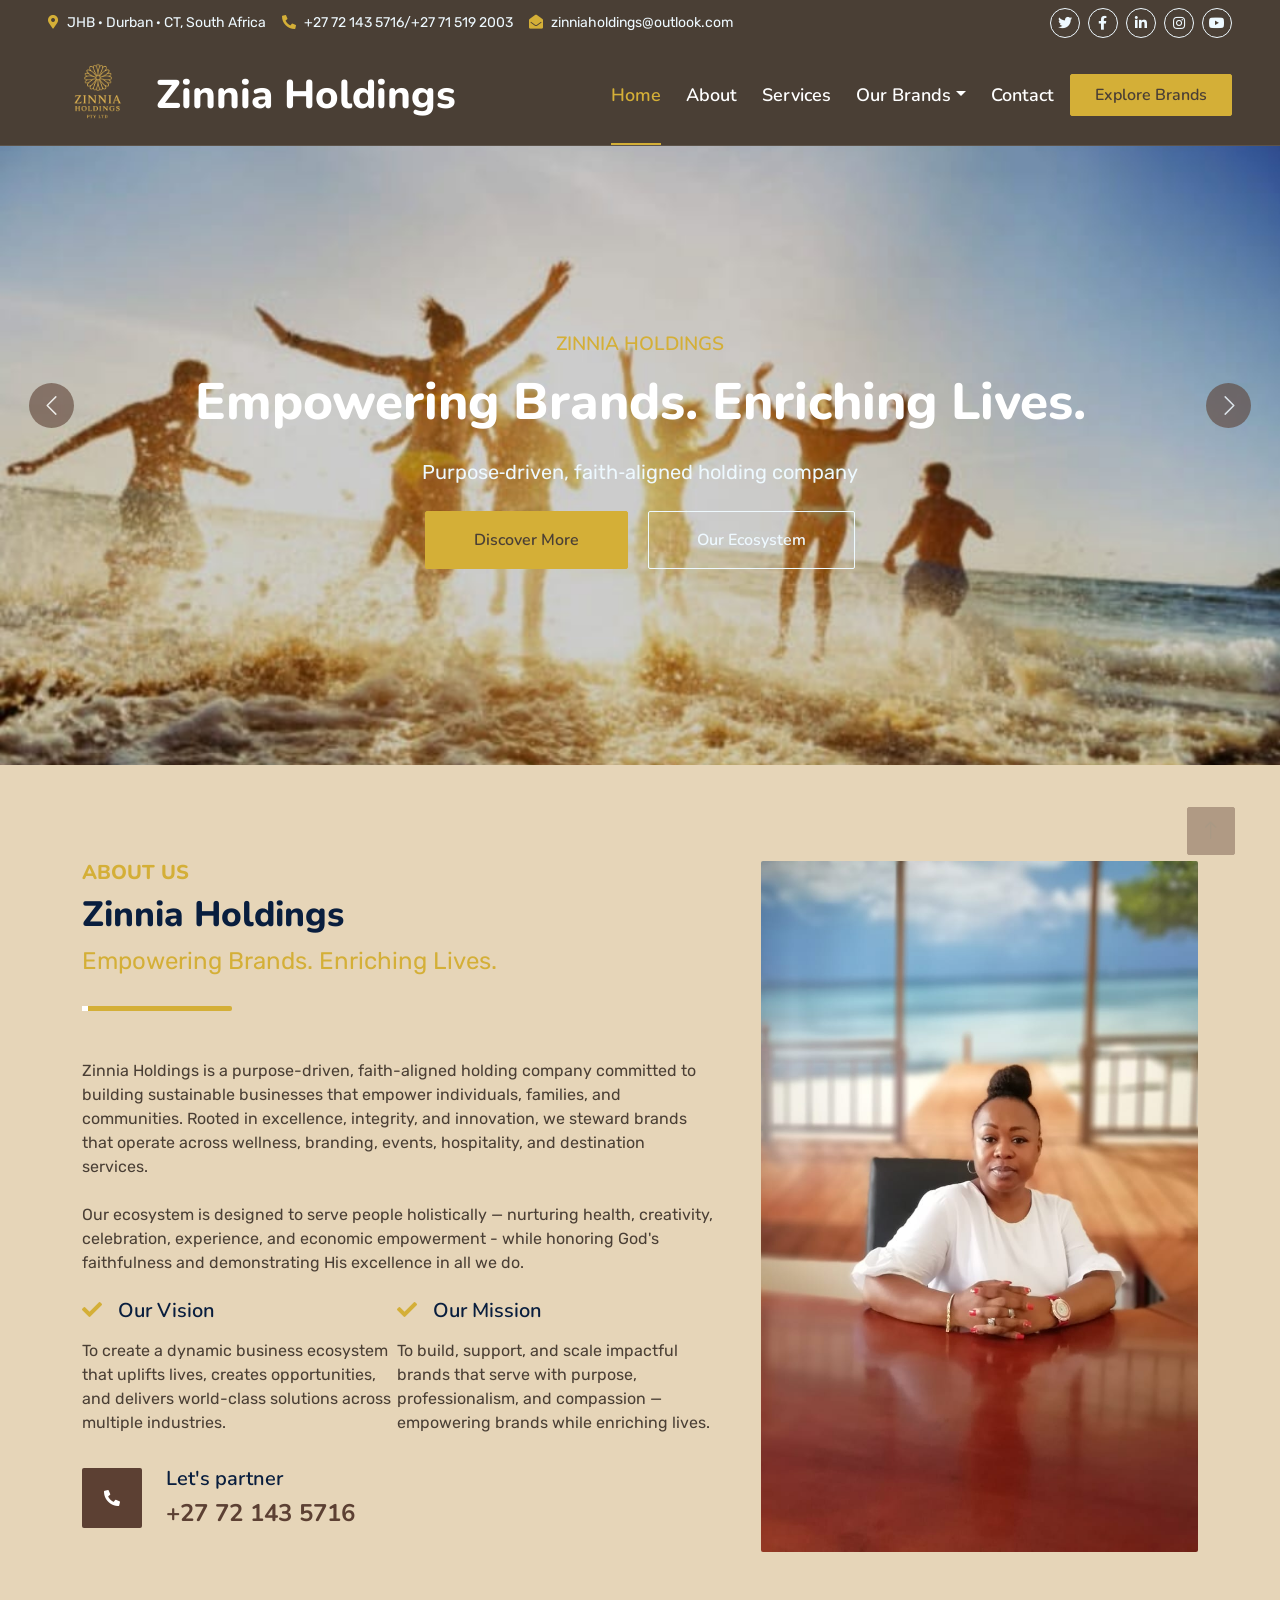
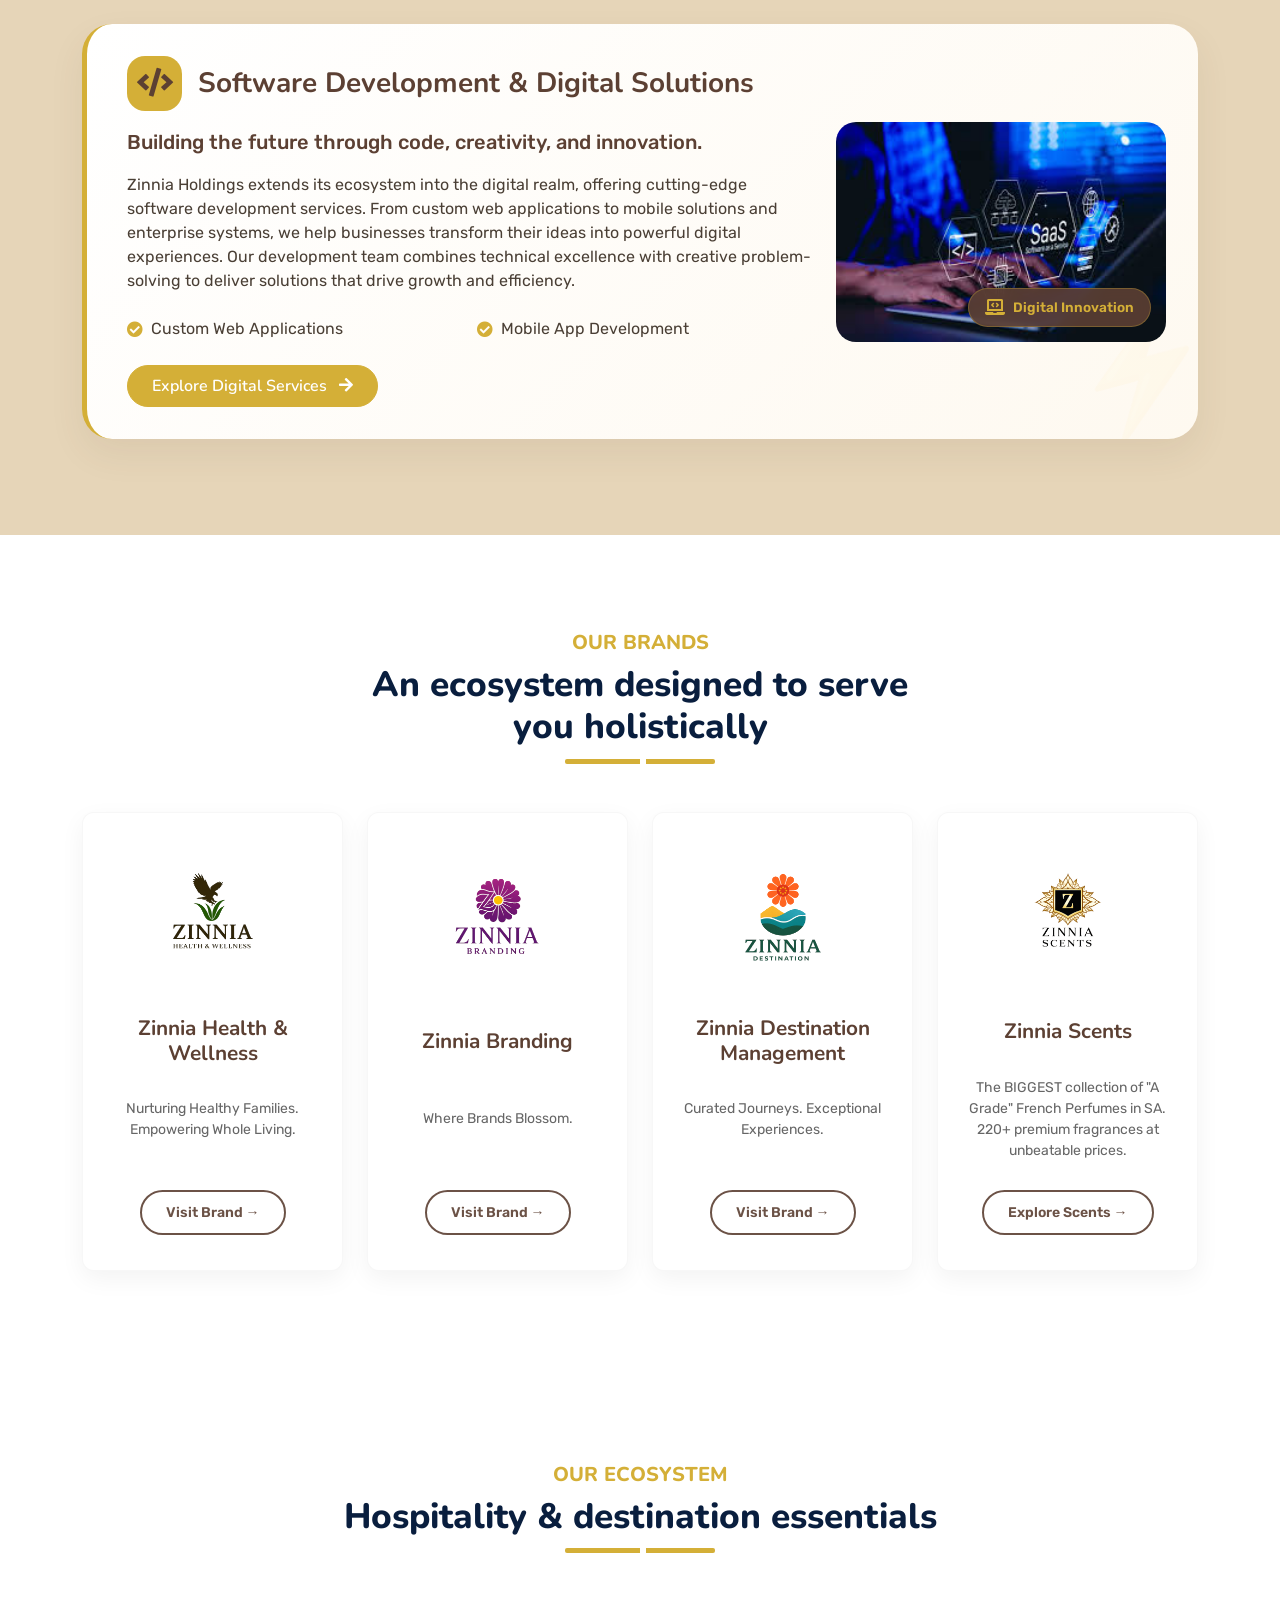
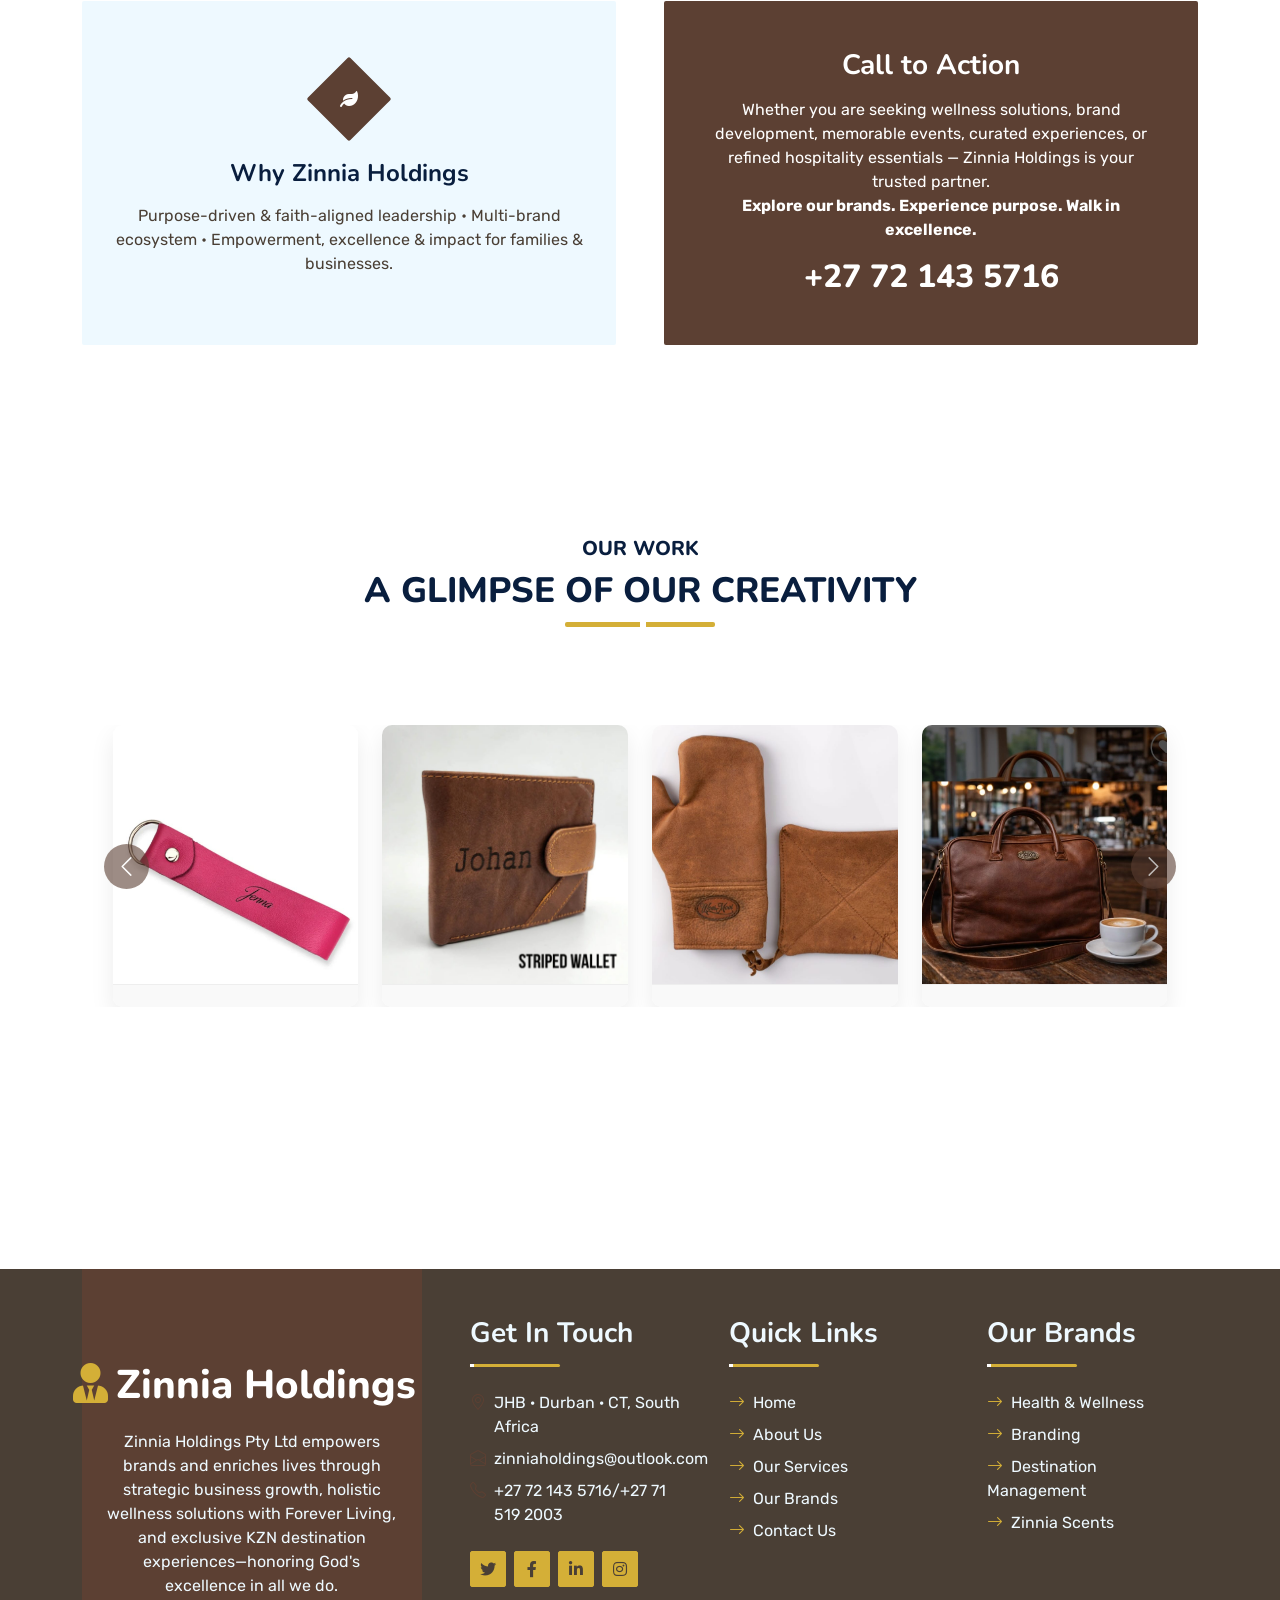
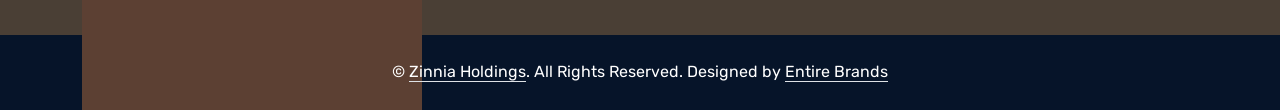
<file: index.html>
<!DOCTYPE html>
<html lang="en">

<head>
    <meta charset="utf-8">
    <title>Zinnia Holdings – Empowering Brands. Enriching Lives.</title>
    <meta content="width=device-width, initial-scale=1.0" name="viewport">
    <meta content="Zinnia Holdings, wellness, branding, events, destination management" name="keywords">
    <meta content="Zinnia Holdings – purpose-driven, faith-aligned holding company nurturing wellness, branding, events, hospitality and destination services." name="description">

    <!-- Favicon (kept as placeholder) -->
    <link href="img/favicon.ico" rel="icon">

    <!-- Google Web Fonts -->
    <link rel="preconnect" href="https://fonts.googleapis.com">
    <link rel="preconnect" href="https://fonts.gstatic.com" crossorigin>
    <link href="https://fonts.googleapis.com/css2?family=Nunito:wght@400;600;700;800&family=Rubik:wght@400;500;600;700&display=swap" rel="stylesheet">

    <!-- Icon Font Stylesheet -->
    <link href="https://cdnjs.cloudflare.com/ajax/libs/font-awesome/5.10.0/css/all.min.css" rel="stylesheet">
    <link href="https://cdn.jsdelivr.net/npm/bootstrap-icons@1.4.1/font/bootstrap-icons.css" rel="stylesheet">

    <!-- Libraries Stylesheet -->
    <link href="lib/owlcarousel/assets/owl.carousel.min.css" rel="stylesheet">
    <link href="lib/animate/animate.min.css" rel="stylesheet">

    <!-- Customized Bootstrap Stylesheet -->
    <link href="css/bootstrap.min.css" rel="stylesheet">

    <!-- Template Stylesheet -->
    <link href="css/style.css" rel="stylesheet">
    <style>
        /* ===== EXACT COLORS FROM CLIENT'S IMAGE COLOR PALETTE ===== */
        /* Dark Brown (#5C4033) and Gold/Amber (#D4AF37) - NO BLUE ANYWHERE */
        :root {
            --primary: #5C4033;  /* Dark Brown */
            --secondary: #D4AF37; /* Gold/Amber accent */
        }
        
        /* Override Bootstrap colors - no blue anywhere */
        .bg-primary {
            background-color: var(--primary) !important;
        }
        
        .btn-primary {
            background-color: var(--primary);
            border-color: var(--primary);
            color: #fff;
        }
        
        .btn-primary:hover {
            background-color: var(--secondary) !important;
            border-color: var(--secondary) !important;
            color: #fff !important;
        }
        
        .btn-outline-primary {
            border-color: var(--primary);
            color: var(--primary);
        }
        
        .btn-outline-primary:hover {
            background-color: var(--primary) !important;
            border-color: var(--primary) !important;
            color: #fff !important;
        }
        
        .text-primary {
            color: var(--primary) !important;
        }
        
        .border-primary {
            border-color: var(--primary) !important;
        }
        
        /* Navbar and indicators */
        .navbar-dark .navbar-nav .nav-link:hover,
        .navbar-dark .navbar-nav .nav-link.active {
            color: var(--secondary) !important;
        }
        
        .navbar-dark .navbar-nav .nav-link::before {
            background: var(--secondary) !important;
        }
        
        .navbar-dark .navbar-toggler {
            color: var(--secondary) !important;
            border-color: var(--secondary) !important;
        }
        
        .sticky-top.navbar-dark {
            background: var(--primary) !important;
        }
        
        .sticky-top.navbar-dark .navbar-nav .nav-link {
            color: #FFFFFF !important;
        }
        
        .sticky-top.navbar-dark .navbar-nav .nav-link:hover,
        .sticky-top.navbar-dark .navbar-nav .nav-link.active {
            color: var(--secondary) !important;
        }
        
        .sticky-top.navbar-dark .navbar-brand h1 {
            color: #FFFFFF !important;
        }
        
        .sticky-top.navbar-dark .navbar-brand h1 i {
            color: var(--secondary) !important;
        }
        
        .dropdown-menu {
            border-top: 3px solid var(--secondary) !important;
        }
        
        .dropdown-item:hover {
            background-color: #f8f5f0;
            color: var(--primary);
        }
        
               /* ===== CAROUSEL FIX - IMAGES FILL ALL SPACE WITHOUT CROPPING ===== */
        
        /* 1. Set fixed aspect ratio container - carousel won't change page height */
        #header-carousel {
            position: relative;
            width: 100%;
            /* Set a fixed aspect ratio - images will fit within this */
            aspect-ratio: 16 / 9; /* 16:9 ratio */
            overflow: hidden;
        }
        
        /* 2. Carousel inner takes full height of container */
        #header-carousel .carousel-inner {
            height: 100%;
            position: relative;
        }
        
        /* 3. Each carousel item fills container without pushing layout */
        #header-carousel .carousel-item {
            height: 100%;
            position: relative;
        }
        
        /* 4. Images FILL the entire space - uses cover to fill all area */
        #header-carousel .carousel-item img {
            width: 100%;
            height: 100%;
            object-fit: cover; /* Fills entire space, crops only if necessary */
            object-position: center center; /* Centers the image focus */
            display: block;
        }
        
        /* 5. Carousel controls - NO hover background on buttons, only on arrows */
        .carousel-control-prev,
        .carousel-control-next {
            background: transparent !important;
            width: 8%;
            opacity: 0.7;
            transition: opacity 0.2s ease;
            z-index: 15;
        }
        
        /* Remove ANY hover background from the button area */
        .carousel-control-prev:hover,
        .carousel-control-next:hover,
        .carousel-control-prev:focus,
        .carousel-control-next:focus,
        .carousel-control-prev:active,
        .carousel-control-next:active {
            background: transparent !important;
            opacity: 1;
        }
        
        /* Arrow icons styling - only these get hover effect */
        .carousel-control-prev-icon,
        .carousel-control-next-icon {
            background-color: rgba(92,64,51,0.85);
            border-radius: 50%;
            width: 45px;
            height: 45px;
            background-size: 50% 50%;
            transition: all 0.25s ease;
        }
        
        /* Hover ONLY on the arrow icon itself */
        .carousel-control-prev:hover .carousel-control-prev-icon,
        .carousel-control-next:hover .carousel-control-next-icon {
            background-color: var(--secondary) !important;
            transform: scale(1.1);
        }
        
        /* 6. Caption stays within fixed container - positioned over image */
                /* Carousel caption styling - no background card, text with original styling */
        .carousel-caption {
            background: transparent !important;
            border-radius: 0;
            padding: 0;
            bottom: 25%;
            left: 5%;
            right: 5%;
            top: auto;
            z-index: 20;
        }
        
        .carousel-caption h5 {
            color: var(--secondary) !important;
            font-size: 1.2rem;
            margin-bottom: 0.5rem;
        }
        
        .carousel-caption h1 {
            font-size: 3.2rem;
            line-height: 1.2;
            margin-bottom: 1rem;
        }
        
        .carousel-caption p {
            font-size: 1.1rem;
            margin-bottom: 1.5rem;
        }
        
        /* Mobile responsive adjustments for text */
        @media (max-width: 768px) {
            .carousel-caption {
                bottom: 20%;
            }
            .carousel-caption h1 {
                font-size: 1.8rem;
            }
            .carousel-caption p {
                font-size: 0.9rem;
            }
            .carousel-caption .btn {
                padding: 0.5rem 1rem;
                font-size: 0.8rem;
            }
        }
        
        @media (max-width: 480px) {
            .carousel-caption {
                bottom: 15%;
            }
            .carousel-caption h1 {
                font-size: 1.2rem;
            }
            .carousel-caption p {
                font-size: 0.75rem;
                margin-bottom: 0.8rem;
            }
            .carousel-caption .btn {
                padding: 0.3rem 0.8rem;
                font-size: 0.7rem;
            }
        }
        
        /* Section titles */
        .section-title::before {
            background: var(--secondary) !important;
        }
        
        .section-title::after {
            background: #FFFFFF !important;
        }
        
        .section-title h5.fw-bold.text-primary {
            color: var(--secondary) !important;
        }
        
        /* Service items */
        .service-item .service-icon {
            background: var(--primary) !important;
        }
        
        .service-item a.btn-primary {
            background-color: var(--primary);
            border-color: var(--primary);
        }
        
        .service-item a.btn-primary:hover {
            background-color: var(--secondary) !important;
            border-color: var(--secondary) !important;
        }
        
        /* Team social */
        .team-social a.btn-primary {
            background-color: var(--primary);
            border-color: var(--primary);
        }
        
        .team-social a.btn-primary:hover {
            background-color: var(--secondary) !important;
            border-color: var(--secondary) !important;
        }
        
        .team-item:hover .team-social {
            background: rgba(92,64,51,0.7) !important;
        }
        
        h4.text-primary {
            color: var(--primary) !important;
        }
        
        /* Footer */
        .footer-about .bg-primary {
            background-color: var(--primary) !important;
        }
        
        .btn-dark {
            background-color: var(--primary);
            border-color: var(--primary);
        }
        
        .btn-dark:hover {
            background-color: var(--secondary) !important;
            border-color: var(--secondary) !important;
        }
        
        .bi-arrow-right.text-primary {
            color: var(--secondary) !important;
        }
        
        .btn-primary.btn-square {
            background-color: var(--primary);
            border-color: var(--primary);
        }
        
        .btn-primary.btn-square:hover {
            background-color: var(--secondary) !important;
            border-color: var(--secondary) !important;
        }
        
        /* Back to top */
        .back-to-top {
            background-color: var(--primary) !important;
            border-color: var(--primary) !important;
        }
        
        .back-to-top:hover {
            background-color: var(--secondary) !important;
            border-color: var(--secondary) !important;
        }
        
        /* Search modal */
        .modal-content {
            background: rgba(92,64,51,0.9) !important;
        }
        
        .border-primary {
            border-color: var(--secondary) !important;
        }
        
        .btn.px-4 {
            background-color: var(--secondary);
            border-color: var(--secondary);
            color: white;
        }
        
        .btn.px-4:hover {
            background-color: var(--primary) !important;
            border-color: var(--primary) !important;
        }
        
        /* Brand cards - equal height styling */
        .brands-grid {
            display: flex;
            flex-wrap: wrap;
            align-items: stretch;
        }
        
        .brands-grid > div {
            display: flex;
        }
        
        .brand-card-wrapper {
            background: #fff;
            padding: 35px 25px;
            border-radius: 12px;
            box-shadow: 0 8px 25px rgba(0,0,0,0.05);
            transition: transform 0.35s ease, box-shadow 0.35s ease;
            text-align: center;
            height: 100%;
            width: 100%;
            display: flex;
            flex-direction: column;
            align-items: center;
            justify-content: space-between;
            min-height: 420px;
        }
        
        .brand-card-wrapper:hover {
            transform: translateY(-8px);
            box-shadow: 0 18px 40px rgba(0,0,0,0.08);
        }
        
        .brand-logo {
            max-width: 130px;
            height: auto;
            margin-bottom: 20px;
            transition: transform 0.3s ease;
        }
        
        .brand-card-wrapper:hover .brand-logo {
            transform: scale(1.05);
        }
        
        .brand-card-wrapper .card-content {
            flex: 1;
            display: flex;
            flex-direction: column;
            align-items: center;
            justify-content: center;
            width: 100%;
        }
        
        .brand-card-wrapper h4 {
            margin-bottom: 15px;
            font-weight: 700;
            color: var(--primary);
            font-size: 1.3rem;
            min-height: 60px;
            display: flex;
            align-items: center;
            justify-content: center;
        }
        
        .brand-card-wrapper p {
            font-size: 14px;
            color: #666;
            margin-bottom: 25px;
            line-height: 1.5;
            min-height: 65px;
            display: flex;
            align-items: center;
            justify-content: center;
        }
        
        .brand-visit-btn {
            border: 2px solid var(--primary);
            background: transparent;
            color: var(--primary);
            padding: 10px 24px;
            border-radius: 40px;
            font-weight: 600;
            transition: all 0.3s ease;
            text-decoration: none;
            display: inline-block;
            font-size: 14px;
            cursor: pointer;
            margin-top: auto;
        }
        
        .brand-visit-btn:hover {
            background-color: var(--primary) !important;
            border-color: var(--primary) !important;
            color: #fff !important;
        }
        
        .brand-card-wrapper:hover .brand-visit-btn {
            background-color: transparent;
            border-color: var(--primary);
            color: var(--primary);
        }
        
        .text-secondary {
            color: var(--secondary) !important;
        }
        
        .fa-user-tie {
            color: var(--secondary) !important;
        }
        
        .display-1.text-white.mb-md-4.animated.zoomIn {
            font-size: 3.2rem;
            line-height: 1.2;
        }
        
               /* Mobile responsive adjustments */
        @media (max-width: 768px) {
            #header-carousel {
                aspect-ratio: 4 / 3;
            }
            .carousel-control-prev-icon,
            .carousel-control-next-icon {
                width: 35px;
                height: 35px;
            }
            .carousel-caption {
                padding: 0.75rem 1rem;
                bottom: 8%;
            }
            .carousel-caption h1 {
                font-size: 1.5rem;
            }
            .carousel-caption p {
                font-size: 0.9rem;
            }
            .carousel-caption .btn {
                padding: 0.5rem 1rem;
                font-size: 0.8rem;
            }
        }
        
        @media (max-width: 480px) {
            #header-carousel {
                aspect-ratio: 3 / 4;
            }
            .carousel-caption {
                padding: 0.5rem;
                bottom: 5%;
            }
            .carousel-caption h1 {
                font-size: 1.2rem;
            }
            .carousel-caption p {
                font-size: 0.75rem;
                margin-bottom: 0.5rem;
            }
            .carousel-caption .btn {
                padding: 0.3rem 0.8rem;
                font-size: 0.7rem;
            }
        }
        
        .section-title h1 {
            font-size: 2.2rem;
        }
        
        .navbar-logo {
            height: 100px;
            width: auto;
        }
        
        /* Multi-card carousel */
        .multi-card-carousel {
            padding: 50px 0;
            min-height: 450px;
        }
        
        .work-card {
            flex: 0 0 auto;
            width: 22%;
            height: 360px;
            background: #fff;
            border-radius: 10px;
            overflow: hidden;
            box-shadow: 0 10px 25px rgba(0,0,0,0.08);
            transition: transform 0.3s, box-shadow 0.3s;
            display: flex;
            flex-direction: column;
        }
        
        .work-card:hover {
            transform: translateY(-10px);
            box-shadow: 0 15px 35px rgba(0,0,0,0.15);
        }
        
        .work-card img {
            width: 100%;
            height: 260px;
            object-fit: cover;
            border-bottom: 1px solid #eee;
        }
        
        .work-card-footer {
            padding: 0.7rem 1rem;
            text-align: center;
            background: #f9f9f9;
            font-weight: 500;
            color: #555;
            display: flex;
            justify-content: center;
            align-items: center;
            gap: 8px;
            flex-shrink: 0;
        }
        
        @media (max-width: 991px) {
            .work-card {
                width: 48%;
                height: 320px;
            }
            .work-card img {
                height: 220px;
            }
        }
        
        @media (max-width: 576px) {
            .multi-card-carousel {
                min-height: auto;
                padding: 30px 0;
            }
            .work-card {
                width: 90%;
                height: auto;
                margin: 0 auto 20px;
            }
            .work-card img {
                height: 180px;
            }
        }
        
        /* Fix any blue hover issues - ensure all buttons use brown only */
        .btn {
            transition: all 0.3s ease;
        }
        
        .btn-outline-light:hover {
            background-color: var(--primary) !important;
            border-color: var(--primary) !important;
        }
        
        a:not(.brand-visit-btn):hover {
            color: var(--secondary) !important;
        }
        
        /* Service item button */
        .service-item .btn-primary {
            background-color: var(--primary);
        }
        
        .service-item .btn-primary:hover {
            background-color: var(--secondary) !important;
        }
        
        /* Call to action button in footer */
        .footer-about .btn-primary {
            background-color: var(--primary);
        }
        
        .footer-about .btn-primary:hover {
            background-color: var(--secondary) !important;
        }
        
        /* Fix for any potential blue from Bootstrap */
        .btn-check:focus+.btn-primary, .btn-primary:focus {
            box-shadow: none;
            background-color: var(--primary);
        }
        
        /* Video section styling */
        .video-wrapper {
            position: relative;
            border-radius: 20px;
            overflow: hidden;
            box-shadow: 0 25px 45px rgba(0,0,0,0.15);
            background: #000;
            max-width: 900px;
            margin: 0 auto;
        }
        
        .video-wrapper video {
            width: 100%;
            height: auto;
            max-height: 500px;
            display: block;
            object-fit: cover;
        }
        
        .video-container {
            position: relative;
            padding-bottom: 56.25%;
            height: 0;
            overflow: hidden;
            border-radius: 20px;
            max-width: 900px;
            margin: 0 auto;
        }
        
        .video-container video {
            position: absolute;
            top: 0;
            left: 0;
            width: 100%;
            height: 100%;
            object-fit: cover;
        }
        
        /* Software Development Card Styles */
        .software-dev-card {
            background: linear-gradient(135deg, #ffffff 0%, #fef9f0 100%);
            border-radius: 30px;
            padding: 2rem 2rem 2rem 2.5rem;
            box-shadow: 0 15px 35px rgba(92,64,51,0.08);
            border-left: 5px solid var(--secondary);
            transition: all 0.4s ease;
            position: relative;
            overflow: hidden;
        }
        
        .software-dev-card::before {
            content: "⚡";
            position: absolute;
            bottom: -20px;
            right: -20px;
            font-size: 120px;
            opacity: 0.03;
            pointer-events: none;
            transform: rotate(-15deg);
        }
        
        .software-dev-card:hover {
            transform: translateY(-5px);
            box-shadow: 0 25px 45px rgba(92,64,51,0.12);
        }
        
        .dev-icon {
            width: 55px;
            height: 55px;
            background: var(--secondary);
            border-radius: 18px;
            display: flex;
            align-items: center;
            justify-content: center;
            transition: all 0.3s ease;
        }
        
        .dev-icon i {
            font-size: 1.8rem;
            color: var(--primary);
        }
        
        .software-dev-card:hover .dev-icon {
            transform: rotate(10deg) scale(1.05);
            background: var(--primary);
        }
        
        .software-dev-card:hover .dev-icon i {
            color: var(--secondary);
        }
        
        .software-image-wrapper {
            position: relative;
            overflow: hidden;
            border-radius: 20px;
            transition: all 0.4s ease;
        }
        
        .software-image-wrapper img {
            width: 100%;
            height: auto;
            transition: transform 0.5s ease;
            object-fit: cover;
            min-height: 220px;
        }
        
        .software-dev-card:hover .software-image-wrapper img {
            transform: scale(1.05);
        }
        
        .floating-tech-badge {
            position: absolute;
            bottom: 15px;
            right: 15px;
            background: rgba(92,64,51,0.9);
            backdrop-filter: blur(8px);
            padding: 0.5rem 1rem;
            border-radius: 40px;
            display: flex;
            align-items: center;
            gap: 8px;
            color: var(--secondary);
            font-size: 0.85rem;
            font-weight: 600;
            border: 1px solid rgba(212,175,55,0.3);
            transition: all 0.3s ease;
        }
        
        .software-dev-card:hover .floating-tech-badge {
            background: var(--secondary);
            color: var(--primary);
            border-color: var(--primary);
        }
        
        .floating-tech-badge i {
            font-size: 1rem;
        }
        
        @media (max-width: 992px) {
            .software-dev-card {
                padding: 1.5rem;
            }
            .dev-icon {
                width: 45px;
                height: 45px;
            }
            .dev-icon i {
                font-size: 1.5rem;
            }
            .software-image-wrapper img {
                min-height: 180px;
            }
        }
        
        @media (max-width: 768px) {
            .software-dev-card {
                padding: 1.2rem;
            }
            .software-dev-card h3 {
                font-size: 1.3rem;
            }
            .floating-tech-badge {
                bottom: 10px;
                right: 10px;
                padding: 0.3rem 0.8rem;
                font-size: 0.75rem;
            }
        }
</style>
    </style>
</head>

<body>
    <!-- Spinner Start -->
    <div id="spinner" class="show bg-white position-fixed translate-middle w-100 vh-100 top-50 start-50 d-flex align-items-center justify-content-center">
        <div class="spinner"></div>
    </div>
    <!-- Spinner End -->

    <!-- Topbar Start -->
    <div class="container-fluid bg-dark px-5 d-none d-lg-block">
        <div class="row gx-0">
            <div class="col-lg-8 text-center text-lg-start mb-2 mb-lg-0">
                <div class="d-inline-flex align-items-center" style="height: 45px;">
                    <small class="me-3 text-light"><i class="fa fa-map-marker-alt me-2" style="color: var(--secondary);"></i>JHB · Durban · CT, South Africa</small>
                    <small class="me-3 text-light"><i class="fa fa-phone-alt me-2" style="color: var(--secondary);"></i>+27 72 143 5716/+27 71 519 2003</small>
                    <small class="text-light"><i class="fa fa-envelope-open me-2" style="color: var(--secondary);"></i>zinniaholdings@outlook.com </small>
                </div>
            </div>
            <div class="col-lg-4 text-center text-lg-end">
                <div class="d-inline-flex align-items-center" style="height: 45px;">
                    <a class="btn btn-sm btn-outline-light btn-sm-square rounded-circle me-2" href=""><i class="fab fa-twitter fw-normal"></i></a>
                    <a class="btn btn-sm btn-outline-light btn-sm-square rounded-circle me-2" href=""><i class="fab fa-facebook-f fw-normal"></i></a>
                    <a class="btn btn-sm btn-outline-light btn-sm-square rounded-circle me-2" href=""><i class="fab fa-linkedin-in fw-normal"></i></a>
                    <a class="btn btn-sm btn-outline-light btn-sm-square rounded-circle me-2" href=""><i class="fab fa-instagram fw-normal"></i></a>
                    <a class="btn btn-sm btn-outline-light btn-sm-square rounded-circle" href=""><i class="fab fa-youtube fw-normal"></i></a>
                </div>
            </div>
        </div>
    </div>
    <!-- Topbar End -->

    <!-- Navbar & Carousel Start -->
    <div class="container-fluid position-relative p-0">
        <nav class="navbar navbar-expand-lg navbar-dark px-5 py-3 py-lg-0" style="background-color: var(--primary);">
            <a href="index.html" class="navbar-brand p-0 d-flex align-items-center">
                <img src="img/holding.png" alt="Zinnia Holdings Logo" class="navbar-logo me-2">
                <h1 class="m-0 text-white">Zinnia Holdings</h1>
            </a>
            <button class="navbar-toggler" type="button" data-bs-toggle="collapse" data-bs-target="#navbarCollapse">
                <span class="fa fa-bars"></span>
            </button>
            <div class="collapse navbar-collapse" id="navbarCollapse">
                <div class="navbar-nav ms-auto py-0">
                    <a href="index.html" class="nav-item nav-link active">Home</a>
                    <a href="about.html" class="nav-item nav-link">About</a>
                    <a href="service.html" class="nav-item nav-link">Services</a>
                    <div class="nav-item dropdown">
                        <a href="#" class="nav-link dropdown-toggle" data-bs-toggle="dropdown">Our Brands</a>
                        <div class="dropdown-menu m-0">
                            <a href="indexHealth.html" class="dropdown-item">Zinnia Health & Wellness</a>
                            <a href="indexBranding.html" class="dropdown-item">Zinnia Branding</a>
                            <a href="indexDestination.html" class="dropdown-item">Zinnia Destination</a>
                            <a href="https://inspiredfrenchperfume.co.za/ZinniaScents" target="_blank" class="dropdown-item">Zinnia Scents</a>
                        </div>
                    </div>
                    <a href="contact.html" class="nav-item nav-link">Contact</a>
                </div>
                <a href="#brands" class="btn btn-primary py-2 px-4 ms-3">Explore Brands</a>
            </div>
        </nav>

        <div id="header-carousel" class="carousel slide carousel-fade" data-bs-ride="carousel">
            <div class="carousel-inner">
                <div class="carousel-item active">
                    <img class="w-100" src="img/d32.jpeg" alt="Image">
                    <div class="carousel-caption d-flex flex-column align-items-center justify-content-center">
                        <div class="p-3" style="max-width: 1000px;">
                            <h5 class="text-white text-uppercase mb-3 animated slideInDown" style="color: var(--secondary) !important;">Zinnia Holdings</h5>
                            <h1 class="display-1 text-white mb-md-4 animated zoomIn">Empowering Brands. Enriching Lives.</h1>
                            <p class="text-light fs-5 mb-4">Purpose‑driven, faith‑aligned holding company</p>
                            <a href="#intro" class="btn btn-primary py-md-3 px-md-5 me-3 animated slideInLeft">Discover More</a>
                            <a href="#brands" class="btn btn-outline-light py-md-3 px-md-5 animated slideInRight">Our Ecosystem</a>
                        </div>
                    </div>
                </div>
                <div class="carousel-item">
                    <img class="w-100" src="img/d44.jpeg" alt="Image">
                    <div class="carousel-caption d-flex flex-column align-items-center justify-content-center">
                        <div class="p-3" style="max-width: 1000px;">
                            <h5 class="text-white text-uppercase mb-3 animated slideInDown" style="color: var(--secondary) !important;">Rooted in excellence</h5>
                            <h1 class="display-1 text-white mb-md-4 animated zoomIn">integrity & innovation</h1>
                            <p class="text-light fs-4">Stewarding brands across wellness, branding, destination</p>
                            <a href="#intro" class="btn btn-primary py-md-3 px-md-5 me-3 animated slideInLeft">Our Story</a>
                            <a href="#brands" class="btn btn-outline-light py-md-3 px-md-5 animated slideInRight">Brands</a>
                        </div>
                    </div>
                </div>
                <div class="carousel-item">
                    <img class="w-100" src="img/b14.jpeg" alt="Image">
                    <div class="carousel-caption d-flex flex-column align-items-center justify-content-center">
                        <div class="p-3" style="max-width: 1000px;">
                            <h5 class="text-white text-uppercase mb-3 animated slideInDown" style="color: var(--secondary) !important;">Rooted in excellence</h5>
                            <h1 class="display-1 text-white mb-md-4 animated zoomIn">integrity & innovation</h1>
                            <p class="text-light fs-4">Stewarding brands across wellness, branding, destination</p>
                            <a href="#intro" class="btn btn-primary py-md-3 px-md-5 me-3 animated slideInLeft">Our Story</a>
                            <a href="#brands" class="btn btn-outline-light py-md-3 px-md-5 animated slideInRight">Brands</a>
                        </div>
                    </div>
                </div>
                <div class="carousel-item">
                    <img class="w-100" src="img/d4.jpeg" alt="Image">
                    <div class="carousel-caption d-flex flex-column align-items-center justify-content-center">
                        <div class="p-3" style="max-width: 1000px;">
                            <h5 class="text-white text-uppercase mb-3 animated slideInDown" style="color: var(--secondary) !important;">Rooted in excellence</h5>
                            <h1 class="display-1 text-white mb-md-4 animated zoomIn">integrity & innovation</h1>
                            <p class="text-light fs-4">Stewarding brands across wellness, branding, destination</p>
                            <a href="#intro" class="btn btn-primary py-md-3 px-md-5 me-3 animated slideInLeft">Our Story</a>
                            <a href="#brands" class="btn btn-outline-light py-md-3 px-md-5 animated slideInRight">Brands</a>
                        </div>
                    </div>
                </div>
                <div class="carousel-item">
                    <img class="w-100" src="img/p29.jpeg" alt="Image">
                    <div class="carousel-caption d-flex flex-column align-items-center justify-content-center">
                        <div class="p-3" style="max-width: 1000px;">
                            <h5 class="text-white text-uppercase mb-3 animated slideInDown" style="color: var(--secondary) !important;">Rooted in excellence</h5>
                            <h1 class="display-1 text-white mb-md-4 animated zoomIn">integrity & innovation</h1>
                            <p class="text-light fs-4">Stewarding brands across wellness, branding, destination</p>
                            <a href="#intro" class="btn btn-primary py-md-3 px-md-5 me-3 animated slideInLeft">Our Story</a>
                            <a href="#brands" class="btn btn-outline-light py-md-3 px-md-5 animated slideInRight">Brands</a>
                        </div>
                    </div>
                </div>
            </div>
            <button class="carousel-control-prev" type="button" data-bs-target="#header-carousel" data-bs-slide="prev">
                <span class="carousel-control-prev-icon" aria-hidden="true"></span>
                <span class="visually-hidden">Previous</span>
            </button>
            <button class="carousel-control-next" type="button" data-bs-target="#header-carousel" data-bs-slide="next">
                <span class="carousel-control-next-icon" aria-hidden="true"></span>
                <span class="visually-hidden">Next</span>
            </button>
        </div>
    </div>
    <!-- Navbar & Carousel End -->

    <!-- Full Screen Search Start -->
    <div class="modal fade" id="searchModal" tabindex="-1">
        <div class="modal-dialog modal-fullscreen">
            <div class="modal-content" style="background: rgba(92,64,51,0.9);">
                <div class="modal-header border-0">
                    <button type="button" class="btn bg-white btn-close" data-bs-dismiss="modal" aria-label="Close"></button>
                </div>
                <div class="modal-body d-flex align-items-center justify-content-center">
                    <div class="input-group" style="max-width: 600px;">
                        <input type="text" class="form-control bg-transparent border-primary p-3" placeholder="Search brand or service" style="border-color: var(--secondary) !important;">
                        <button class="btn px-4" style="background-color: var(--secondary); border-color: var(--secondary); color: white;"><i class="bi bi-search"></i></button>
                    </div>
                </div>
            </div>
        </div>
    </div>
    <!-- Full Screen Search End -->

    <!-- About Start -->
<div class="container-fluid py-5 wow fadeInUp" data-wow-delay="0.1s" id="intro">
    <div class="container py-5">
        <div class="row g-5">
            <div class="col-lg-7">
                <div class="section-title position-relative pb-3 mb-5">
                    <h5 class="fw-bold text-uppercase" style="color: var(--secondary);">About Us</h5>
                    <h1 class="mb-0">Zinnia Holdings</h1>
                    <p class="mt-2 fs-4" style="color: var(--secondary);">Empowering Brands. Enriching Lives.</p>
                </div>
                <p class="mb-4">Zinnia Holdings is a purpose-driven, faith-aligned holding company committed to building sustainable businesses that empower individuals, families, and communities. Rooted in excellence, integrity, and innovation, we steward brands that operate across wellness, branding, events, hospitality, and destination services.<br><br>Our ecosystem is designed to serve people holistically — nurturing health, creativity, celebration, experience, and economic empowerment - while honoring God's faithfulness and demonstrating His excellence in all we do.</p>
                <div class="row g-0 mb-3">
                    <div class="col-sm-6 wow zoomIn" data-wow-delay="0.2s">
                        <h5 class="mb-3"><i class="fa fa-check me-3" style="color: var(--secondary);"></i>Our Vision</h5>
                        <p>To create a dynamic business ecosystem that uplifts lives, creates opportunities, and delivers world-class solutions across multiple industries.</p>
                    </div>
                    <div class="col-sm-6 wow zoomIn" data-wow-delay="0.4s">
                        <h5 class="mb-3"><i class="fa fa-check me-3" style="color: var(--secondary);"></i>Our Mission</h5>
                        <p>To build, support, and scale impactful brands that serve with purpose, professionalism, and compassion — empowering brands while enriching lives.</p>
                    </div>
                </div>
                <div class="d-flex align-items-center mb-4 wow fadeIn" data-wow-delay="0.6s">
                    <div class="bg-primary d-flex align-items-center justify-content-center rounded" style="width: 60px; height: 60px;">
                        <i class="fa fa-phone-alt text-white"></i>
                    </div>
                    <div class="ps-4">
                        <h5 class="mb-2">Let's partner</h5>
                        <h4 class="text-primary mb-0">+27 72 143 5716</h4>
                    </div>
                </div>
            </div>
            <div class="col-lg-5" style="min-height: 500px;">
                <div class="position-relative h-100">
                    <img class="position-absolute w-100 h-100 rounded wow zoomIn" data-wow-delay="0.9s" src="img/olas2.jpeg" style="object-fit: cover;">
                </div>
            </div>
        </div>
        
        <!-- NEW: Software Development Section - Beautifully integrated -->
        <div class="row mt-5 pt-4">
            <div class="col-12">
                <div class="software-dev-card wow fadeInUp" data-wow-delay="0.2s">
                    <div class="row align-items-center g-4">
                        <div class="col-lg-8">
                            <div class="d-flex align-items-center mb-3">
                                <div class="dev-icon me-3">
                                    <i class="fas fa-code"></i>
                                </div>
                                <h3 class="mb-0" style="color: var(--primary);">Software Development & Digital Solutions</h3>
                            </div>
                            <p class="mb-3 fs-5" style="color: var(--primary); font-weight: 500;">Building the future through code, creativity, and innovation.</p>
                            <p class="mb-4">Zinnia Holdings extends its ecosystem into the digital realm, offering cutting-edge software development services. From custom web applications to mobile solutions and enterprise systems, we help businesses transform their ideas into powerful digital experiences. Our development team combines technical excellence with creative problem-solving to deliver solutions that drive growth and efficiency.</p>
                            <div class="row g-3 mb-3">
                                <div class="col-md-6">
                                    <div class="d-flex align-items-center">
                                        <i class="fas fa-check-circle me-2" style="color: var(--secondary);"></i>
                                        <span>Custom Web Applications</span>
                                    </div>
                                </div>
                                <div class="col-md-6">
                                    <div class="d-flex align-items-center">
                                        <i class="fas fa-check-circle me-2" style="color: var(--secondary);"></i>
                                        <span>Mobile App Development</span>
                                    </div>
                                </div>
                                
                            </div>
                            <a href="service.html" class="btn btn-outline-primary rounded-pill px-4 py-2 mt-2">
    Explore Digital Services <i class="fas fa-arrow-right ms-2"></i>
</a>
                        </div>
                        <div class="col-lg-4">
                            <div class="software-image-wrapper">
                                <img src="img/sd.jfif" alt="Software Development" class="img-fluid rounded-4 shadow-lg">
                                <div class="floating-tech-badge">
                                    <i class="fas fa-laptop-code"></i>
                                    <span>Digital Innovation</span>
                                </div>
                            </div>
                        </div>
                    </div>
                </div>
            </div>
        </div>
    </div>
</div>
<!-- About End -->

    <!-- Our Brands - 4 cards with EQUAL HEIGHT (Zinnia Branding fixed) -->
<div class="container-fluid py-5 wow fadeInUp" data-wow-delay="0.1s" id="brands">
    <div class="container py-5">
        <div class="section-title text-center position-relative pb-3 mb-5 mx-auto" style="max-width:600px;">
            <h5 class="fw-bold text-uppercase" style="color: var(--secondary);">Our Brands</h5>
            <h1 class="mb-0">An ecosystem designed to serve you holistically</h1>
        </div>
        <div class="row g-4 brands-grid">
            <!-- Zinnia Health & Wellness -->
            <div class="col-lg-3 col-md-6 wow zoomIn" data-wow-delay="0.2s">
                <div class="brand-card-wrapper">
                    <div class="card-content">
                        <img src="img/health.png" class="brand-logo" alt="Health & Wellness">
                        <h4>Zinnia Health & Wellness</h4>
                        <p>Nurturing Healthy Families. Empowering Whole Living.</p>
                    </div>
                    <a href="indexHealth.html" class="brand-visit-btn">Visit Brand →</a>
                </div>
            </div>
            <!-- Zinnia Branding - Now equal height with others -->
            <div class="col-lg-3 col-md-6 wow zoomIn" data-wow-delay="0.4s">
                <div class="brand-card-wrapper">
                    <div class="card-content">
                        <img src="img/branding.png" class="brand-logo" alt="Branding">
                        <h4>Zinnia Branding</h4>
                        <p>Where Brands Blossom.</p>
                    </div>
                    <a href="indexBranding.html" class="brand-visit-btn">Visit Brand →</a>
                </div>
            </div>
            <!-- Zinnia Destination Management -->
            <div class="col-lg-3 col-md-6 wow zoomIn" data-wow-delay="0.6s">
                <div class="brand-card-wrapper">
                    <div class="card-content">
                        <img src="img/destination.png" class="brand-logo" alt="Destination Management">
                        <h4>Zinnia Destination Management</h4>
                        <p>Curated Journeys. Exceptional Experiences.</p>
                    </div>
                    <a href="indexDestination.html" class="brand-visit-btn">Visit Brand →</a>
                </div>
            </div>
            <!-- Zinnia Scents -->
            <div class="col-lg-3 col-md-6 wow zoomIn" data-wow-delay="0.8s">
                <div class="brand-card-wrapper">
                    <div class="card-content">
                        <img src="img/l.png" class="brand-logo" alt="Zinnia Scents">
                        <h4>Zinnia Scents</h4>
                        <p>The BIGGEST collection of "A Grade" French Perfumes in SA. 220+ premium fragrances at unbeatable prices.</p>
                    </div>
                    <a href="https://inspiredfrenchperfume.co.za/ZinniaScents" target="_blank" class="brand-visit-btn">Explore Scents →</a>
                </div>
            </div>
        </div>
    </div>
</div>
    <!-- Brands End -->

  
    <!-- Video Section End -->

    <!-- Service Start - Ecosystem cards -->
    <div class="container-fluid py-5 wow fadeInUp" data-wow-delay="0.1s">
        <div class="container py-5">
            <div class="section-title text-center position-relative pb-3 mb-5 mx-auto" style="max-width: 600px;">
                <h5 class="fw-bold text-uppercase" style="color: var(--secondary);">Our ecosystem</h5>
                <h1 class="mb-0">Hospitality & destination essentials</h1>
            </div>
            <div class="row g-5">
                <!-- Why Zinnia Holdings Card -->
                <div class="col-lg-6 col-md-6 wow zoomIn" data-wow-delay="0.3s">
                    <div class="service-item bg-light rounded d-flex flex-column align-items-center justify-content-center text-center p-4 h-100">
                        <div class="service-icon">
                            <i class="fa fa-leaf text-white"></i>
                        </div>
                        <h4 class="mb-3">Why Zinnia Holdings</h4>
                        <p class="m-0">Purpose-driven & faith-aligned leadership • Multi-brand ecosystem • Empowerment, excellence & impact for families & businesses.</p>
                        <a class="btn btn-lg btn-primary rounded mt-3" href="#">
                            <i class="bi bi-arrow-right"></i>
                        </a>
                    </div>
                </div>
                
                <!-- Call to Action Card -->
                <div class="col-lg-6 col-md-6 wow zoomIn" data-wow-delay="0.6s">
                    <div class="position-relative bg-primary rounded h-100 d-flex flex-column align-items-center justify-content-center text-center p-5">
                        <h3 class="text-white mb-3">Call to Action</h3>
                        <p class="text-white mb-3">Whether you are seeking wellness solutions, brand development, memorable events, curated experiences, or refined hospitality essentials — Zinnia Holdings is your trusted partner.<br><strong>Explore our brands. Experience purpose. Walk in excellence.</strong></p>
                        <h2 class="text-white mb-0">+27 72 143 5716</h2>
                    </div>
                </div>
            </div>
        </div>
    </div>
    <!-- Service End -->

    <!-- Our Work Carousel -->
   <div class="container-fluid py-5 wow fadeInUp" data-wow-delay="0.1s">
    <div class="container py-5">
        <div class="section-title text-center position-relative pb-3 mb-5 mx-auto" style="max-width:600px;">
            <h5 class="fw-bold text-uppercase">OUR WORK</h5>
            <h1 class="mb-0">A GLIMPSE OF OUR CREATIVITY</h1>
        </div>
        <div class="multi-card-carousel">
            <div id="workMultiCarousel" class="carousel slide" data-bs-ride="carousel" data-bs-interval="3000">
                <div class="carousel-inner">
                    <div class="carousel-item active">
                        <div class="d-flex justify-content-center gap-4 flex-wrap">
                            <div class="work-card"><img src="img/d46.jpeg" alt="Project 1"><div class="work-card-footer"></div></div>
                            <div class="work-card"><img src="img/d56.jpeg" alt="Project 2"><div class="work-card-footer"></div></div>
                            <div class="work-card"><img src="img/b45.jpeg" alt="Project 3"><div class="work-card-footer"></div></div>
                            <div class="work-card"><img src="img/b13.jpeg" alt="Project 4"><div class="work-card-footer"></div></div>
                        </div>
                    </div>
                    <div class="carousel-item">
                        <div class="d-flex justify-content-center gap-4 flex-wrap">
                            <div class="work-card"><img src="img/d30.jpeg" alt="Project 5"><div class="work-card-footer"></div></div>
                            <div class="work-card"><img src="img/d34.jpeg" alt="Project 6"><div class="work-card-footer"></div></div>
                            <div class="work-card"><img src="img/d40.jpeg" alt="Project 7"><div class="work-card-footer"></div></div>
                            <div class="work-card"><img src="img/d45.jpeg" alt="Project 8"><div class="work-card-footer"></div></div>
                        </div>
                    </div>
                    <div class="carousel-item">
                        <div class="d-flex justify-content-center gap-4 flex-wrap">
                            <div class="work-card"><img src="img/d43.jpeg" alt="Project 9"><div class="work-card-footer"></div></div>
                            <div class="work-card"><img src="img/d22.jpeg" alt="Project 10"><div class="work-card-footer"></div></div>
                            <div class="work-card"><img src="img/d23.jpeg" alt="Project 11"><div class="work-card-footer"></div></div>
                            <div class="work-card"><img src="img/p5.jpeg" alt="Project 12"><div class="work-card-footer"></div></div>
                        </div>
                    </div>
                    <div class="carousel-item">
                        <div class="d-flex justify-content-center gap-4 flex-wrap">
                            <div class="work-card"><img src="img/p29.jpeg" alt="Project 13"><div class="work-card-footer"></div></div>
                            <div class="work-card"><img src="img/p36.jpeg" alt="Project 14"><div class="work-card-footer"></div></div>
                            <div class="work-card"><img src="img/p33.jpeg" alt="Project 15"><div class="work-card-footer"></div></div>
                            <div class="work-card"><img src="img/p35.jpeg" alt="Project 16"><div class="work-card-footer"></div></div>
                        </div>
                    </div>
                </div>
                <button class="carousel-control-prev" type="button" data-bs-target="#workMultiCarousel" data-bs-slide="prev">
                    <span class="carousel-control-prev-icon"></span>
                </button>
                <button class="carousel-control-next" type="button" data-bs-target="#workMultiCarousel" data-bs-slide="next">
                    <span class="carousel-control-next-icon"></span>
                </button>
            </div>
        </div>
    </div>
</div>

    <!-- Footer Start -->
    <div class="container-fluid bg-dark text-light mt-5 wow fadeInUp" data-wow-delay="0.1s">
        <div class="container">
            <div class="row gx-5">
                <div class="col-lg-4 col-md-6 footer-about">
                    <div class="d-flex flex-column align-items-center justify-content-center text-center h-100 bg-primary p-4">
                        <a href="index.html" class="navbar-brand">
                            <h1 class="m-0 text-white"><i class="fa fa-user-tie me-2" style="color: var(--secondary);"></i>Zinnia Holdings</h1>
                        </a>
                        <p class="mt-3 mb-4">Zinnia Holdings Pty Ltd empowers brands and enriches lives through strategic business growth, holistic wellness solutions with Forever Living, and exclusive KZN destination experiences—honoring God's excellence in all we do.</p>
                    </div>
                </div>
                <div class="col-lg-8 col-md-6">
                    <div class="row gx-5">
                        <div class="col-lg-4 col-md-12 pt-5 mb-5">
                            <div class="section-title section-title-sm position-relative pb-3 mb-4">
                                <h3 class="text-light mb-0">Get In Touch</h3>
                            </div>
                            <div class="d-flex mb-2"><i class="bi bi-geo-alt text-primary me-2"></i><p class="mb-0">JHB · Durban · CT, South Africa</p></div>
                            <div class="d-flex mb-2"><i class="bi bi-envelope-open text-primary me-2"></i><p class="mb-0">zinniaholdings@outlook.com </p></div>
                            <div class="d-flex mb-2"><i class="bi bi-telephone text-primary me-2"></i><p class="mb-0">+27 72 143 5716/+27 71 519 2003</p></div>
                            <div class="d-flex mt-4">
                                <a class="btn btn-primary btn-square me-2" href="#"><i class="fab fa-twitter fw-normal"></i></a>
                                <a class="btn btn-primary btn-square me-2" href="#"><i class="fab fa-facebook-f fw-normal"></i></a>
                                <a class="btn btn-primary btn-square me-2" href="#"><i class="fab fa-linkedin-in fw-normal"></i></a>
                                <a class="btn btn-primary btn-square" href="#"><i class="fab fa-instagram fw-normal"></i></a>
                            </div>
                        </div>
                        <div class="col-lg-4 col-md-12 pt-0 pt-lg-5 mb-5">
                            <div class="section-title section-title-sm position-relative pb-3 mb-4"><h3 class="text-light mb-0">Quick Links</h3></div>
                            <div class="link-animated d-flex flex-column justify-content-start">
                                <a class="text-light mb-2" href="index.html"><i class="bi bi-arrow-right text-primary me-2"></i>Home</a>
                                <a class="text-light mb-2" href="about.html"><i class="bi bi-arrow-right text-primary me-2"></i>About Us</a>
                                <a class="text-light mb-2" href="service.html"><i class="bi bi-arrow-right text-primary me-2"></i>Our Services</a>
                                <a class="text-light mb-2" href="#brands"><i class="bi bi-arrow-right text-primary me-2"></i>Our Brands</a>
                                <a class="text-light" href="contact.html"><i class="bi bi-arrow-right text-primary me-2"></i>Contact Us</a>
                            </div>
                        </div>
                        <div class="col-lg-4 col-md-12 pt-0 pt-lg-5 mb-5">
                            <div class="section-title section-title-sm position-relative pb-3 mb-4"><h3 class="text-light mb-0">Our Brands</h3></div>
                            <div class="link-animated d-flex flex-column justify-content-start">
                                <a class="text-light mb-2" href="indexHealth.html"><i class="bi bi-arrow-right text-primary me-2"></i>Health & Wellness</a>
                                <a class="text-light mb-2" href="indexBranding.html"><i class="bi bi-arrow-right text-primary me-2"></i>Branding</a>
                                <a class="text-light mb-2" href="indexDestination.html"><i class="bi bi-arrow-right text-primary me-2"></i>Destination Management</a>
                                <a class="text-light" href="https://inspiredfrenchperfume.co.za/ZinniaScents" target="_blank"><i class="bi bi-arrow-right text-primary me-2"></i>Zinnia Scents</a>
                            </div>
                        </div>
                    </div>
                </div>
            </div>
        </div>
    </div>
    <div class="container-fluid text-white" style="background: #061429;">
        <div class="container text-center">
            <div class="row justify-content-center">
                <div class="col-lg-8">
                    <div class="d-flex align-items-center justify-content-center" style="height: 75px;">
                        <p class="mb-0">&copy; <a class="text-white border-bottom" href="#">Zinnia Holdings</a>. All Rights Reserved. Designed by <a class="text-white border-bottom" href="#">Entire Brands</a></p>
                    </div>
                </div>
            </div>
        </div>
    </div>
    <!-- Footer End -->

    <!-- Back to Top -->
    <a href="#" class="btn btn-lg btn-primary btn-lg-square rounded back-to-top"><i class="bi bi-arrow-up"></i></a>

    <!-- JavaScript Libraries -->
    <script src="https://code.jquery.com/jquery-3.4.1.min.js"></script>
    <script src="https://cdn.jsdelivr.net/npm/bootstrap@5.0.0/dist/js/bootstrap.bundle.min.js"></script>
    <script src="lib/wow/wow.min.js"></script>
    <script src="lib/easing/easing.min.js"></script>
    <script src="lib/waypoints/waypoints.min.js"></script>
    <script src="lib/counterup/counterup.min.js"></script>
    <script src="lib/owlcarousel/owl.carousel.min.js"></script>
    <script src="js/main.js"></script>
</body>

</html>
</file>
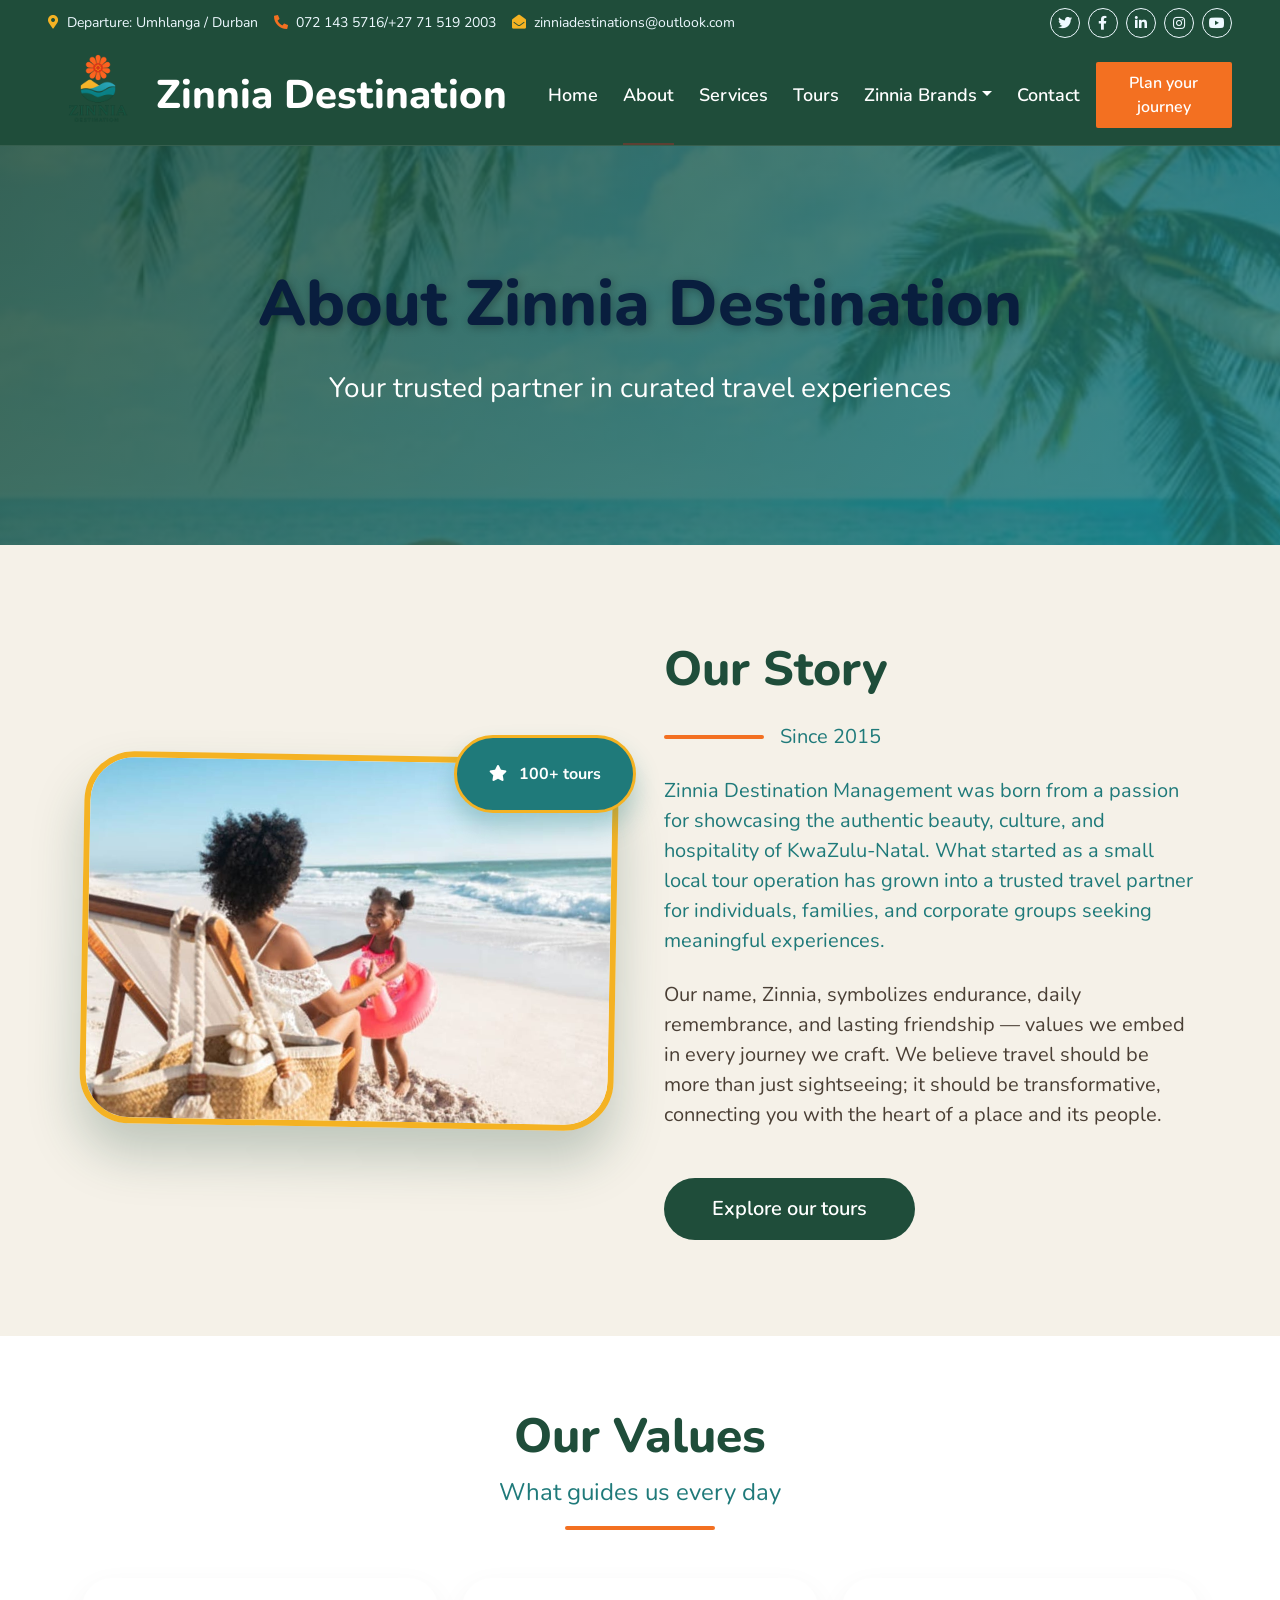
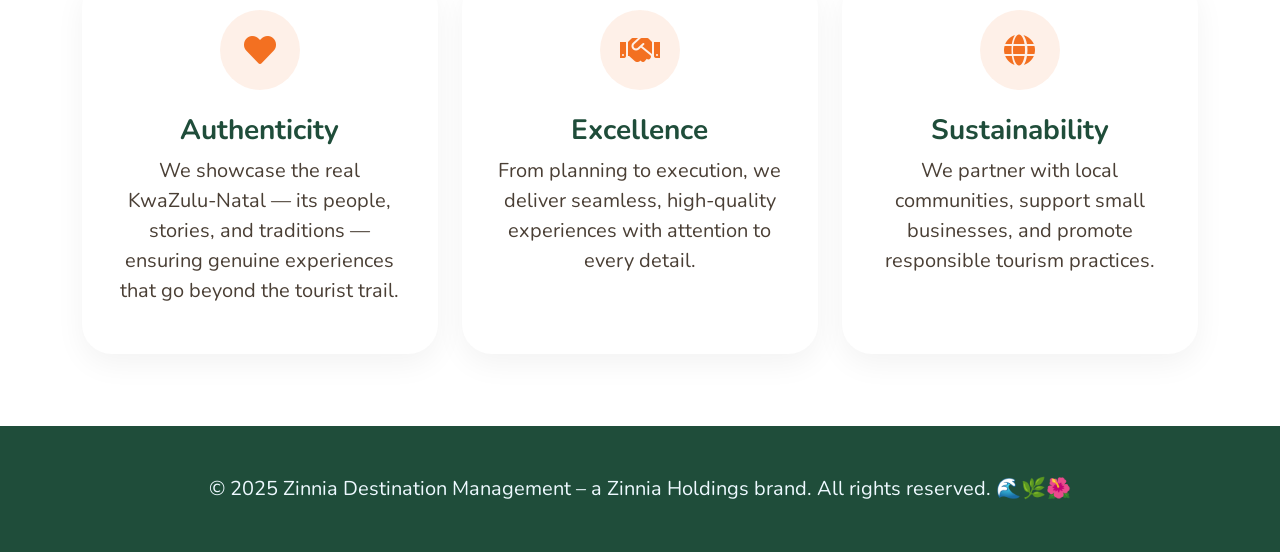
<file: about-destination.html>
<!DOCTYPE html>
<html lang="en">
<head>
    <meta charset="utf-8">
    <title>About Us - Zinnia Destination</title>
    <meta content="width=device-width, initial-scale=1.0" name="viewport">
    <meta content="Zinnia Destination, about, travel company, KwaZulu-Natal tours" name="keywords">
    <meta content="Learn about Zinnia Destination Management - your trusted partner for curated travel experiences in KwaZulu-Natal." name="description">
    <link href="https://fonts.googleapis.com/css2?family=Nunito:wght@400;600;700;800&family=Rubik:wght@400;500;600;700&display=swap" rel="stylesheet">
    <link href="https://cdnjs.cloudflare.com/ajax/libs/font-awesome/5.10.0/css/all.min.css" rel="stylesheet">
    <link href="https://cdn.jsdelivr.net/npm/bootstrap-icons@1.4.1/font/bootstrap-icons.css" rel="stylesheet">
    <link href="lib/owlcarousel/assets/owl.carousel.min.css" rel="stylesheet">
    <link href="lib/animate/animate.min.css" rel="stylesheet">
    <link href="css/bootstrap.min.css" rel="stylesheet">
    <link href="css/style.css" rel="stylesheet">
    <style>
        :root { 
            --dest-forest: #1F4D3A;
            --dest-teal: #1F7A7A;
            --dest-sunset: #F37021;
            --dest-mustard: #F4B223;
            --dest-sand: #F5F1E8;
        }
        body {
            background-color: var(--dest-sand);
            font-family: 'Nunito', sans-serif;
            overflow-x: hidden;
        }
        .bg-forest { background: var(--dest-forest); }
        .bg-teal { background: var(--dest-teal); }
        .bg-sunset { background: var(--dest-sunset); }
        .text-forest { color: var(--dest-forest); }
        .text-teal { color: var(--dest-teal); }
        .text-sunset { color: var(--dest-sunset); }
        .btn-forest { background: var(--dest-forest); color: #fff; border: none; }
        .btn-forest:hover { background: #123d2d; }
        .navbar-dest { background: var(--dest-forest) !important; }
        .navbar-logo { height: 100px; width: auto; }
        
        /* About page specific styles */
        .about-hero {
            position: relative;
            padding: 120px 0;
            background-image: url('img/d40.jpeg');
            background-size: cover;
            background-position: center;
            background-attachment: fixed;
            position: relative;
            overflow: hidden;
        }
        .about-hero::before {
            content: '';
            position: absolute;
            top: 0;
            left: 0;
            width: 100%;
            height: 100%;
            background: linear-gradient(135deg, rgba(31,77,58,0.85), rgba(31,122,122,0.8));
            z-index: 1;
        }
        .about-hero .container {
            position: relative;
            z-index: 2;
        }
        .about-hero h1 {
            font-size: 4rem;
            font-weight: 800;
            text-shadow: 2px 2px 10px rgba(0,0,0,0.3);
        }
        .about-image-frame {
            position: relative;
            border-radius: 50px;
            overflow: hidden;
            box-shadow: 0 30px 50px rgba(31,77,58,0.25);
            border: 6px solid var(--dest-mustard);
            transform: rotate(1deg);
        }
        .about-image-frame img {
            transition: 1s;
            width: 100%;
        }
        .about-image-frame:hover img {
            transform: scale(1.05);
        }
        .floating-badge {
            position: absolute;
            top: -20px;
            right: -20px;
            background: var(--dest-teal);
            color: white;
            padding: 1.5rem 2rem;
            border-radius: 80px;
            font-weight: bold;
            box-shadow: 0 15px 25px rgba(31,122,122,0.3);
            border: 3px solid var(--dest-mustard);
        }
        .value-card {
            background: white;
            border-radius: 30px;
            padding: 2rem;
            text-align: center;
            transition: all 0.3s ease;
            height: 100%;
            box-shadow: 0 10px 30px rgba(0,0,0,0.05);
        }
        .value-card:hover {
            transform: translateY(-8px);
            box-shadow: 0 20px 40px rgba(31,77,58,0.15);
        }
        .value-icon {
            width: 80px;
            height: 80px;
            background: rgba(243,112,33,0.1);
            border-radius: 50%;
            display: flex;
            align-items: center;
            justify-content: center;
            margin: 0 auto 1.5rem;
            font-size: 2rem;
            color: var(--dest-sunset);
        }
        .team-card {
            background: white;
            border-radius: 30px;
            overflow: hidden;
            transition: all 0.3s ease;
            text-align: center;
            box-shadow: 0 10px 30px rgba(0,0,0,0.08);
        }
        .team-card:hover {
            transform: translateY(-8px);
            box-shadow: 0 20px 40px rgba(31,77,58,0.15);
        }
        .team-image {
            height: 250px;
            overflow: hidden;
        }
        .team-image img {
            width: 100%;
            height: 100%;
            object-fit: cover;
            transition: transform 0.5s ease;
        }
        .team-card:hover .team-image img {
            transform: scale(1.05);
        }
        .team-info {
            padding: 1.5rem;
        }
        .testimonial-card {
            background: white;
            border-radius: 30px;
            padding: 2rem;
            position: relative;
            box-shadow: 0 10px 30px rgba(0,0,0,0.08);
        }
        .testimonial-card::before {
            content: '"';
            position: absolute;
            top: -20px;
            left: 20px;
            font-size: 5rem;
            color: var(--dest-sunset);
            opacity: 0.3;
            font-family: serif;
        }
        .footer-dest { background: var(--dest-forest); color: #ddd; }
        
        @media (max-width: 768px) {
            .about-hero h1 { font-size: 2.5rem; }
            .about-hero { padding: 80px 0; }
            .floating-badge { padding: 1rem 1.5rem; font-size: 0.9rem; }
            .value-icon { width: 60px; height: 60px; font-size: 1.5rem; }
        }
    </style>
</head>
<body>
    <div id="spinner" class="show bg-white position-fixed translate-middle w-100 vh-100 top-50 start-50 d-flex align-items-center justify-content-center"><div class="spinner"></div></div>

    <!-- Topbar -->
    <div class="container-fluid bg-forest px-5 d-none d-lg-block">
        <div class="row gx-0">
            <div class="col-lg-8 text-center text-lg-start">
                <div class="d-inline-flex align-items-center" style="height:45px">
                    <small class="me-3 text-light"><i class="fa fa-map-marker-alt me-2" style="color:var(--dest-mustard);"></i>Departure: Umhlanga / Durban</small>
                    <small class="me-3 text-light"><i class="fa fa-phone-alt me-2" style="color:var(--dest-sunset);"></i>072 143 5716/+27 71 519 2003</small>
                    <small class="text-light"><i class="fa fa-envelope-open me-2" style="color:var(--dest-mustard);"></i>zinniadestinations@outlook.com</small>
                </div>
            </div>
            <div class="col-lg-4 text-center text-lg-end">
                <div class="d-inline-flex align-items-center" style="height:45px">
                    <a class="btn btn-sm btn-outline-light btn-sm-square rounded-circle me-2" href="#"><i class="fab fa-twitter"></i></a>
                    <a class="btn btn-sm btn-outline-light btn-sm-square rounded-circle me-2" href="#"><i class="fab fa-facebook-f"></i></a>
                    <a class="btn btn-sm btn-outline-light btn-sm-square rounded-circle me-2" href="#"><i class="fab fa-linkedin-in"></i></a>
                    <a class="btn btn-sm btn-outline-light btn-sm-square rounded-circle me-2" href="#"><i class="fab fa-instagram"></i></a>
                    <a class="btn btn-sm btn-outline-light btn-sm-square rounded-circle" href="#"><i class="fab fa-youtube"></i></a>
                </div>
            </div>
        </div>
    </div>

    <!-- Navbar -->
    <div class="container-fluid position-relative p-0">
        <nav class="navbar navbar-expand-lg navbar-dark px-5 py-3 py-lg-0 navbar-dest" style="position: relative; z-index: 30;">
            <a href="indexDestination.html" class="navbar-brand p-0 d-flex align-items-center">
                <img src="img/destination.png" alt="Zinnia Holdings Logo" class="navbar-logo me-2">
                <h1 class="m-0 text-white">Zinnia Destination</h1>
            </a>
            <button class="navbar-toggler" data-bs-toggle="collapse" data-bs-target="#navbarCollapse"><span class="fa fa-bars"></span></button>
            <div class="collapse navbar-collapse" id="navbarCollapse">
                <div class="navbar-nav ms-auto py-0">
                    <a href="indexDestination.html" class="nav-item nav-link">Home</a>
                    <a href="about-destination.html" class="nav-item nav-link active">About</a>
                    <a href="services-destination.html" class="nav-item nav-link">Services</a>
                    <a href="tours-destination.html" class="nav-item nav-link">Tours</a>
                    <div class="nav-item dropdown">
                        <a href="#" class="nav-link dropdown-toggle" data-bs-toggle="dropdown">Zinnia Brands</a>
                        <div class="dropdown-menu m-0">
                            <a href="index.html" class="dropdown-item">Holdings</a>
                            <a href="indexBranding.html" class="dropdown-item">Branding</a>
                            <a href="indexHealth.html" class="dropdown-item">Wellness</a>
                        </div>
                    </div>
                    <a href="contact-destination.html" class="nav-item nav-link">Contact</a>
                </div>
                <a href="contact-destination.html" class="btn btn-sunset py-2 px-4 ms-3" style="background:var(--dest-sunset); color:white;">Plan your journey</a>
            </div>
        </nav>

        <!-- Hero Section with Background Image -->
        <div class="about-hero text-white text-center">
            <div class="container">
                <h1 class="display-3 fw-bold mb-4 animated fadeInUp">About Zinnia Destination</h1>
                <p class="fs-3 animated fadeInUp delay-1">Your trusted partner in curated travel experiences</p>
            </div>
        </div>
    </div>

    <!-- Main About Content (same as before) -->
    <div class="container-fluid py-5" style="background: var(--dest-sand);">
        <div class="container py-5">
            <div class="row g-5 align-items-center">
                <div class="col-lg-6">
                    <div class="position-relative">
                        <div class="about-image-frame">
                            <img src="img/d38.jpeg" class="img-fluid w-100" alt="About Zinnia Destination">
                        </div>
                        <div class="floating-badge">
                            <i class="fas fa-star me-2"></i> 100+ tours
                        </div>
                    </div>
                </div>
                <div class="col-lg-6">
                    <h2 class="display-5 fw-bold" style="color:var(--dest-forest);">Our Story</h2>
                    <div class="d-flex align-items-center mt-4 mb-4">
                        <div style="width:100px; height:4px; background:var(--dest-sunset); border-radius:2px;"></div>
                        <span class="ms-3 text-teal fw-semibold fs-5">Since 2015</span>
                    </div>
                    <p class="fs-5" style="color:var(--dest-teal);">Zinnia Destination Management was born from a passion for showcasing the authentic beauty, culture, and hospitality of KwaZulu-Natal. What started as a small local tour operation has grown into a trusted travel partner for individuals, families, and corporate groups seeking meaningful experiences.</p>
                    <p class="mt-4 fs-5">Our name, Zinnia, symbolizes endurance, daily remembrance, and lasting friendship — values we embed in every journey we craft. We believe travel should be more than just sightseeing; it should be transformative, connecting you with the heart of a place and its people.</p>
                    <div class="mt-5">
                        <a href="tours-destination.html" class="btn btn-forest btn-lg px-5 py-3 rounded-pill">Explore our tours</a>
                    </div>
                </div>
            </div>
        </div>
    </div>

    <!-- Rest of the content remains the same... -->
    <div class="container-fluid py-5 bg-white">
        <div class="container py-4">
            <div class="text-center mb-5">
                <h2 class="display-5 fw-bold" style="color:var(--dest-forest);">Our Values</h2>
                <p class="fs-4" style="color:var(--dest-teal);">What guides us every day</p>
                <div style="width:150px; height:4px; background:var(--dest-sunset); margin:1rem auto; border-radius:2px;"></div>
            </div>
            <div class="row g-4">
                <div class="col-md-4">
                    <div class="value-card">
                        <div class="value-icon"><i class="fas fa-heart"></i></div>
                        <h3 style="color:var(--dest-forest);">Authenticity</h3>
                        <p class="fs-5">We showcase the real KwaZulu-Natal — its people, stories, and traditions — ensuring genuine experiences that go beyond the tourist trail.</p>
                    </div>
                </div>
                <div class="col-md-4">
                    <div class="value-card">
                        <div class="value-icon"><i class="fas fa-handshake"></i></div>
                        <h3 style="color:var(--dest-forest);">Excellence</h3>
                        <p class="fs-5">From planning to execution, we deliver seamless, high-quality experiences with attention to every detail.</p>
                    </div>
                </div>
                <div class="col-md-4">
                    <div class="value-card">
                        <div class="value-icon"><i class="fas fa-globe"></i></div>
                        <h3 style="color:var(--dest-forest);">Sustainability</h3>
                        <p class="fs-5">We partner with local communities, support small businesses, and promote responsible tourism practices.</p>
                    </div>
                </div>
            </div>
        </div>
    </div>

    <!-- Footer -->
    <div class="container-fluid footer-dest text-light py-5">
        <div class="container text-center">
            <p class="mb-0 fs-5">© 2025 Zinnia Destination Management – a Zinnia Holdings brand. All rights reserved. 🌊🌿🌺</p>
        </div>
    </div>

    <a href="#" class="btn btn-lg btn-sunset btn-lg-square rounded-circle back-to-top" style="background:var(--dest-sunset); color:white;"><i class="bi bi-arrow-up"></i></a>

    <script src="https://code.jquery.com/jquery-3.4.1.min.js"></script>
    <script src="https://cdn.jsdelivr.net/npm/bootstrap@5.0.0/dist/js/bootstrap.bundle.min.js"></script>
    <script src="lib/wow/wow.min.js"></script>
    <script src="js/main.js"></script>
</body>
</html>
</file>
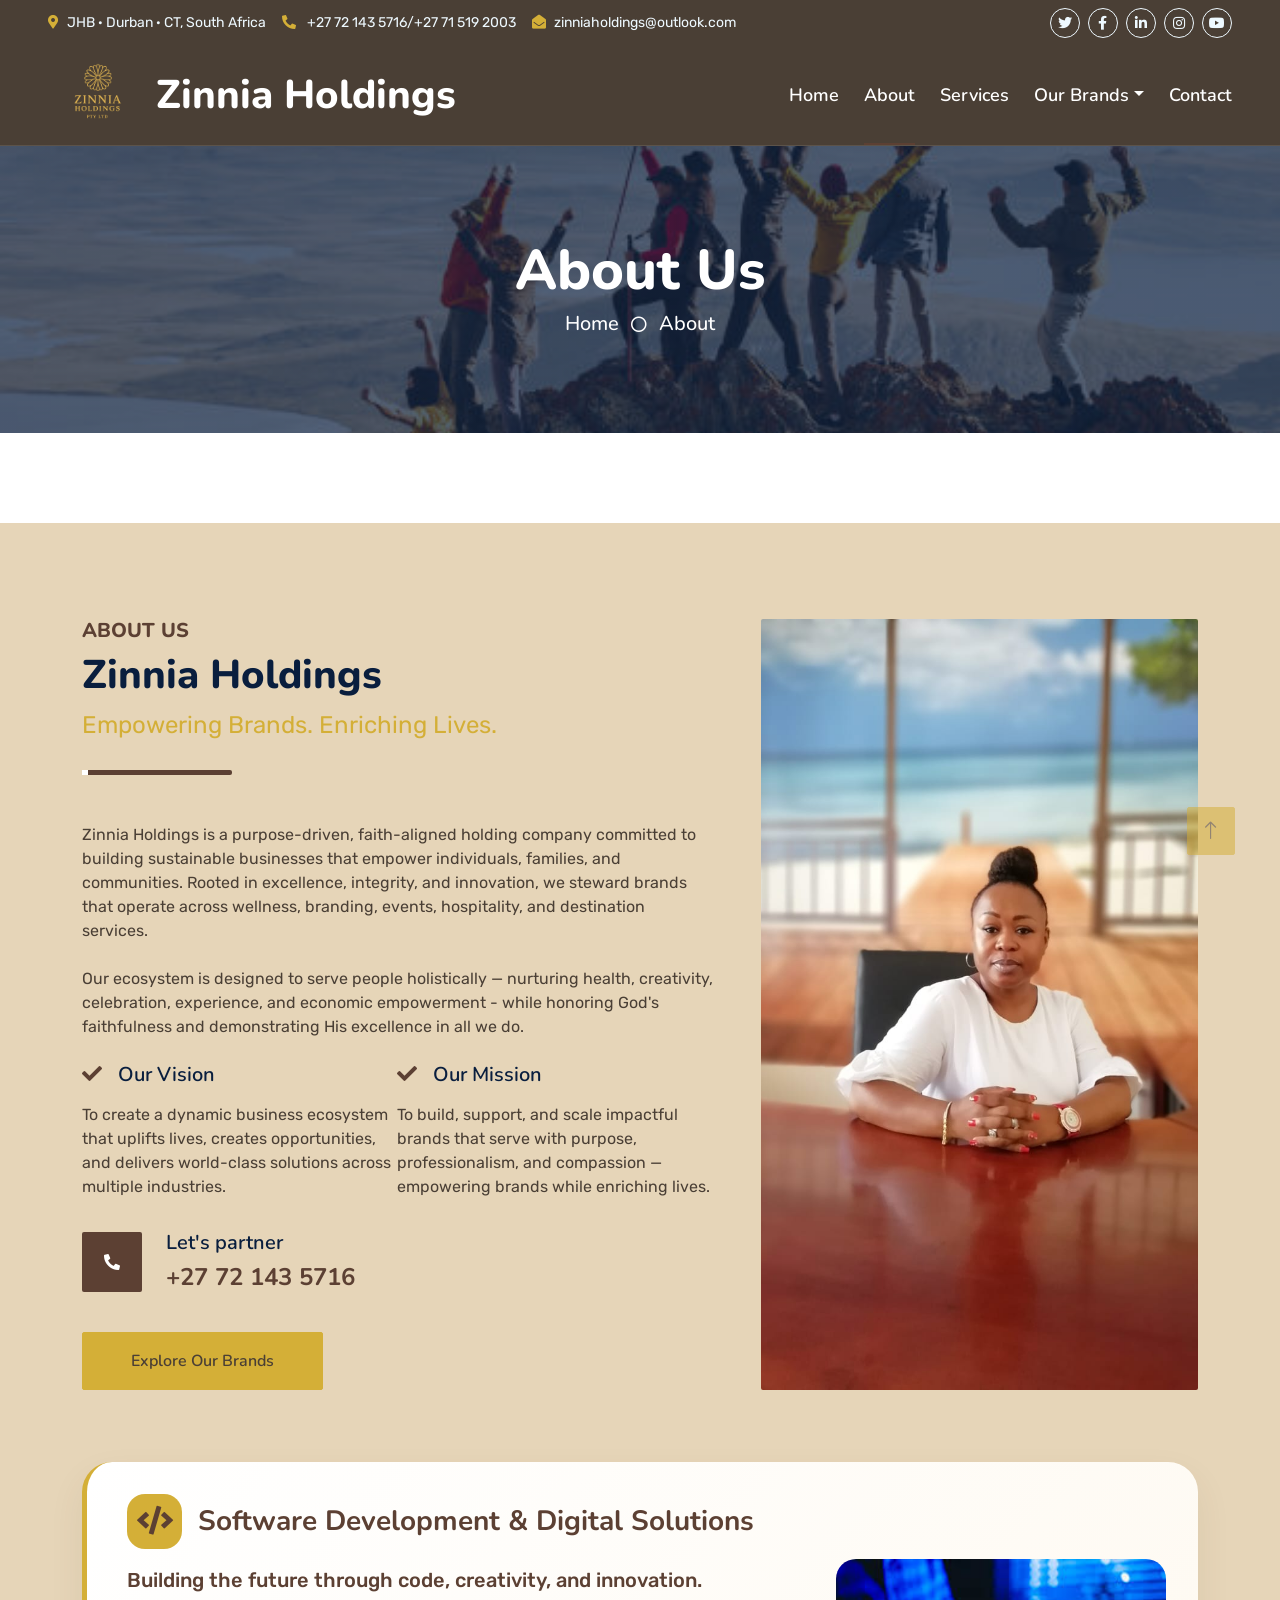
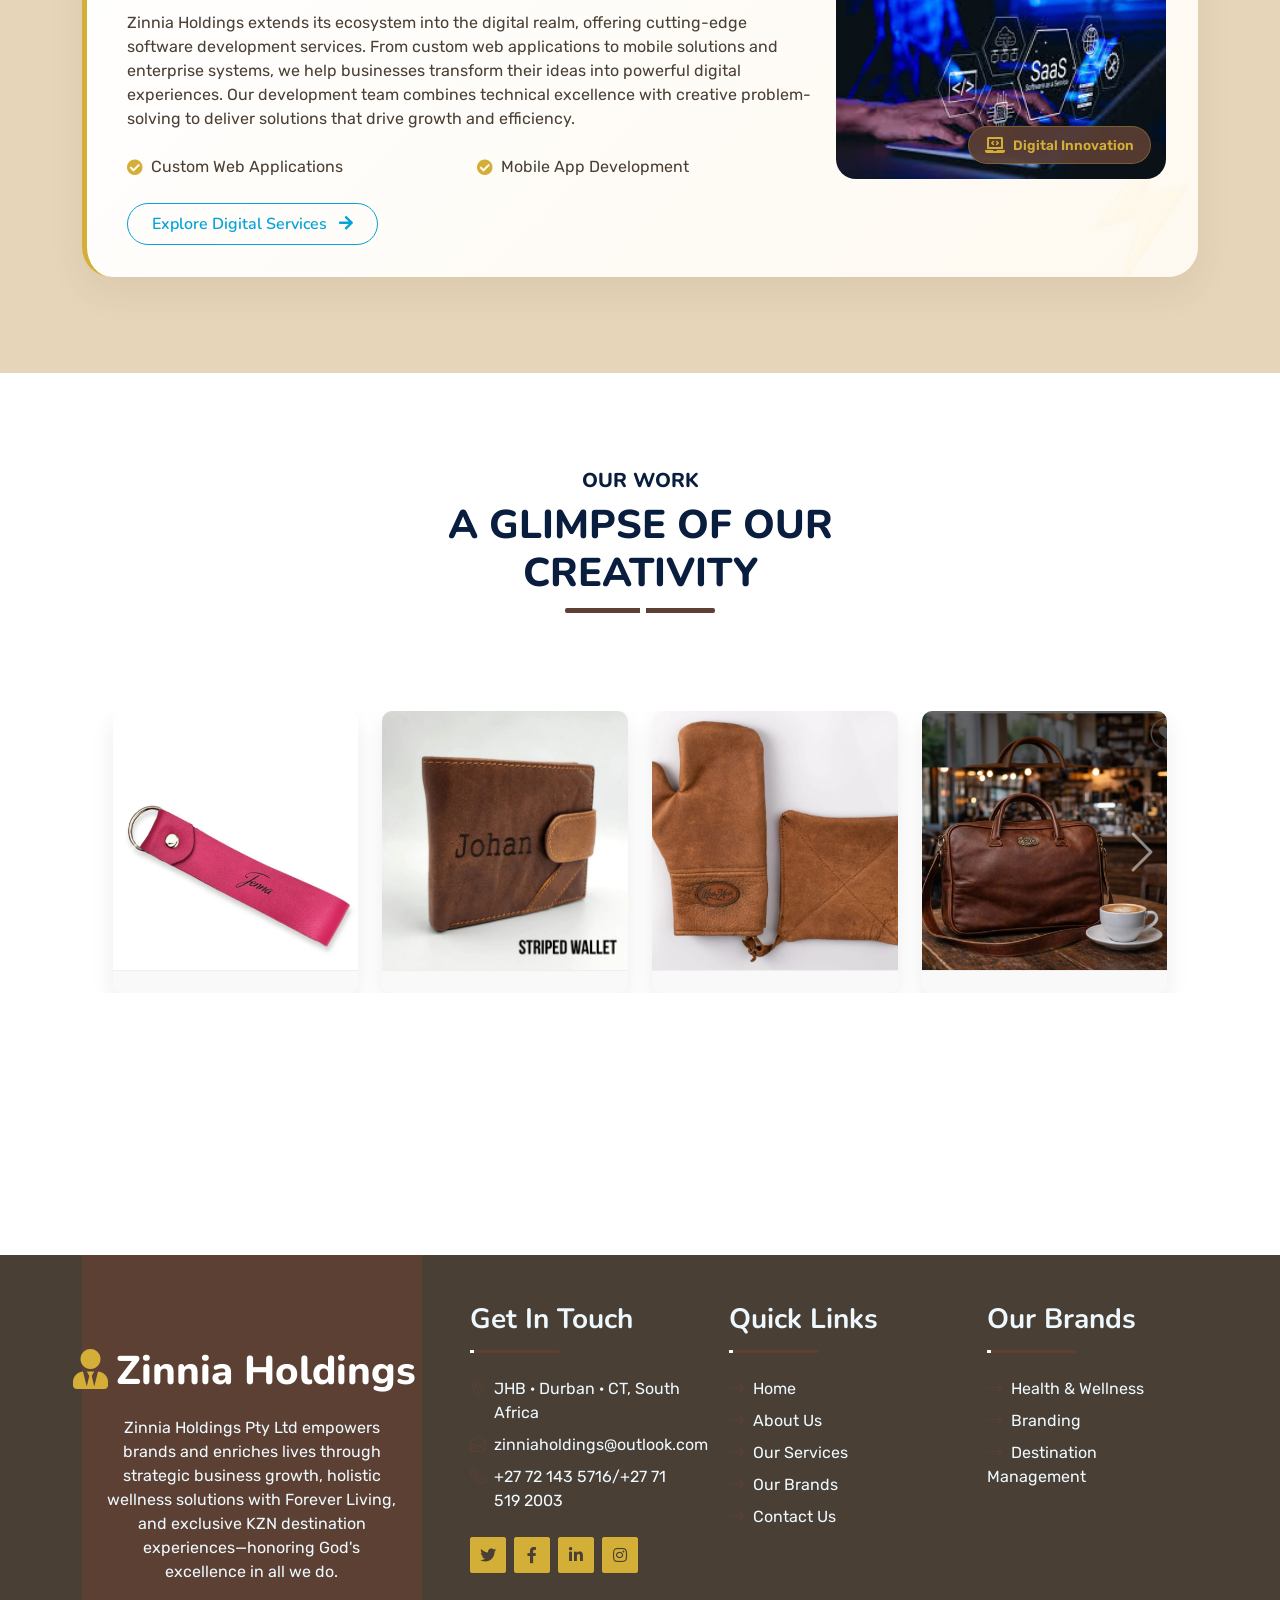
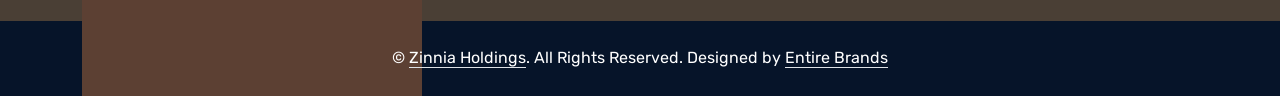
<file: about.html>
<!DOCTYPE html>
<html lang="en">

<head>
    <meta charset="utf-8">
    <title>Zinnia Holdings – About Us</title>
    <meta content="width=device-width, initial-scale=1.0" name="viewport">
    <meta content="Zinnia Holdings, wellness, branding, events, destination management" name="keywords">
    <meta content="Zinnia Holdings – purpose-driven, faith-aligned holding company nurturing wellness, branding, events, hospitality and destination services." name="description">

    <!-- Favicon -->
    <link href="img/favicon.ico" rel="icon">

    <!-- Google Web Fonts -->
    <link rel="preconnect" href="https://fonts.googleapis.com">
    <link rel="preconnect" href="https://fonts.gstatic.com" crossorigin>
    <link href="https://fonts.googleapis.com/css2?family=Nunito:wght@400;600;700;800&family=Rubik:wght@400;500;600;700&display=swap" rel="stylesheet">

    <!-- Icon Font Stylesheet -->
    <link href="https://cdnjs.cloudflare.com/ajax/libs/font-awesome/5.10.0/css/all.min.css" rel="stylesheet">
    <link href="https://cdn.jsdelivr.net/npm/bootstrap-icons@1.4.1/font/bootstrap-icons.css" rel="stylesheet">

    <!-- Libraries Stylesheet -->
    <link href="lib/owlcarousel/assets/owl.carousel.min.css" rel="stylesheet">
    <link href="lib/animate/animate.min.css" rel="stylesheet">

    <!-- Customized Bootstrap Stylesheet -->
    <link href="css/bootstrap.min.css" rel="stylesheet">

    <!-- Template Stylesheet -->
    <link href="css/style.css" rel="stylesheet">

    <style>
        :root {
            --primary: #5C4033;
            --secondary: #D4AF37;
        }
        
        .navbar-logo {
            height: 100px;
            width: auto;
        }
        
        /* Software Development Card Styles */
        .software-dev-card {
            background: linear-gradient(135deg, #ffffff 0%, #fef9f0 100%);
            border-radius: 30px;
            padding: 2rem 2rem 2rem 2.5rem;
            box-shadow: 0 15px 35px rgba(92,64,51,0.08);
            border-left: 5px solid var(--secondary);
            transition: all 0.4s ease;
            position: relative;
            overflow: hidden;
        }
        
        .software-dev-card::before {
            content: "⚡";
            position: absolute;
            bottom: -20px;
            right: -20px;
            font-size: 120px;
            opacity: 0.03;
            pointer-events: none;
            transform: rotate(-15deg);
        }
        
        .software-dev-card:hover {
            transform: translateY(-5px);
            box-shadow: 0 25px 45px rgba(92,64,51,0.12);
        }
        
        .dev-icon {
            width: 55px;
            height: 55px;
            background: var(--secondary);
            border-radius: 18px;
            display: flex;
            align-items: center;
            justify-content: center;
            transition: all 0.3s ease;
        }
        
        .dev-icon i {
            font-size: 1.8rem;
            color: var(--primary);
        }
        
        .software-dev-card:hover .dev-icon {
            transform: rotate(10deg) scale(1.05);
            background: var(--primary);
        }
        
        .software-dev-card:hover .dev-icon i {
            color: var(--secondary);
        }
        
        .software-image-wrapper {
            position: relative;
            overflow: hidden;
            border-radius: 20px;
            transition: all 0.4s ease;
        }
        
        .software-image-wrapper img {
            width: 100%;
            height: auto;
            transition: transform 0.5s ease;
            object-fit: cover;
            min-height: 220px;
        }
        
        .software-dev-card:hover .software-image-wrapper img {
            transform: scale(1.05);
        }
        
        .floating-tech-badge {
            position: absolute;
            bottom: 15px;
            right: 15px;
            background: rgba(92,64,51,0.9);
            backdrop-filter: blur(8px);
            padding: 0.5rem 1rem;
            border-radius: 40px;
            display: flex;
            align-items: center;
            gap: 8px;
            color: var(--secondary);
            font-size: 0.85rem;
            font-weight: 600;
            border: 1px solid rgba(212,175,55,0.3);
            transition: all 0.3s ease;
        }
        
        .software-dev-card:hover .floating-tech-badge {
            background: var(--secondary);
            color: var(--primary);
            border-color: var(--primary);
        }
        
        .floating-tech-badge i {
            font-size: 1rem;
        }
        
        /* Multi-card carousel styles */
        .multi-card-carousel {
            padding: 50px 0;
            min-height: 450px;
        }
        
        .work-card {
            flex: 0 0 auto;
            width: 22%;
            height: 360px;
            background: #fff;
            border-radius: 10px;
            overflow: hidden;
            box-shadow: 0 10px 25px rgba(0,0,0,0.08);
            transition: transform 0.3s, box-shadow 0.3s;
            display: flex;
            flex-direction: column;
        }
        
        .work-card:hover {
            transform: translateY(-10px);
            box-shadow: 0 15px 35px rgba(0,0,0,0.15);
        }
        
        .work-card img {
            width: 100%;
            height: 260px;
            object-fit: cover;
            border-bottom: 1px solid #eee;
        }
        
        .work-card-footer {
            padding: 0.7rem 1rem;
            text-align: center;
            background: #f9f9f9;
            font-weight: 500;
            color: #555;
            display: flex;
            justify-content: center;
            align-items: center;
            gap: 8px;
            flex-shrink: 0;
        }
        
        @media (max-width: 991px) {
            .work-card {
                width: 48%;
                height: 320px;
            }
            .work-card img {
                height: 220px;
            }
        }
        
        @media (max-width: 576px) {
            .multi-card-carousel {
                min-height: auto;
                padding: 30px 0;
            }
            .work-card {
                width: 90%;
                height: auto;
                margin: 0 auto 20px;
            }
            .work-card img {
                height: 180px;
            }
        }
        
        @media (max-width: 992px) {
            .software-dev-card {
                padding: 1.5rem;
            }
            .dev-icon {
                width: 45px;
                height: 45px;
            }
            .dev-icon i {
                font-size: 1.5rem;
            }
            .software-image-wrapper img {
                min-height: 180px;
            }
        }
        
        @media (max-width: 768px) {
            .software-dev-card {
                padding: 1.2rem;
            }
            .software-dev-card h3 {
                font-size: 1.3rem;
            }
            .floating-tech-badge {
                bottom: 10px;
                right: 10px;
                padding: 0.3rem 0.8rem;
                font-size: 0.75rem;
            }
        }
        
        .bg-primary {
            background-color: var(--primary) !important;
        }
        
        .btn-primary {
            background-color: var(--primary);
            border-color: var(--primary);
            color: #fff;
        }
        
        .btn-primary:hover {
            background-color: var(--secondary) !important;
            border-color: var(--secondary) !important;
            color: #fff !important;
        }
        
        .text-primary {
            color: var(--primary) !important;
        }
        
        .text-secondary {
            color: var(--secondary) !important;
        }
    </style>
</head>

<body>
    <!-- Spinner Start -->
    <div id="spinner" class="show bg-white position-fixed translate-middle w-100 vh-100 top-50 start-50 d-flex align-items-center justify-content-center">
        <div class="spinner"></div>
    </div>
    <!-- Spinner End -->

    <!-- Topbar Start -->
    <div class="container-fluid bg-dark px-5 d-none d-lg-block">
        <div class="row gx-0">
            <div class="col-lg-8 text-center text-lg-start mb-2 mb-lg-0">
                <div class="d-inline-flex align-items-center" style="height: 45px;">
                    <small class="me-3 text-light"><i class="fa fa-map-marker-alt me-2" style="color: var(--secondary);"></i>JHB · Durban · CT, South Africa</small>
                    <small class="me-3 text-light"><i class="fa fa-phone-alt me-2" style="color: var(--secondary);"></i> +27 72 143 5716/+27 71 519 2003</small>
                    <small class="text-light"><i class="fa fa-envelope-open me-2" style="color: var(--secondary);"></i>zinniaholdings@outlook.com </small>
                </div>
            </div>
            <div class="col-lg-4 text-center text-lg-end">
                <div class="d-inline-flex align-items-center" style="height: 45px;">
                    <a class="btn btn-sm btn-outline-light btn-sm-square rounded-circle me-2" href=""><i class="fab fa-twitter fw-normal"></i></a>
                    <a class="btn btn-sm btn-outline-light btn-sm-square rounded-circle me-2" href=""><i class="fab fa-facebook-f fw-normal"></i></a>
                    <a class="btn btn-sm btn-outline-light btn-sm-square rounded-circle me-2" href=""><i class="fab fa-linkedin-in fw-normal"></i></a>
                    <a class="btn btn-sm btn-outline-light btn-sm-square rounded-circle me-2" href=""><i class="fab fa-instagram fw-normal"></i></a>
                    <a class="btn btn-sm btn-outline-light btn-sm-square rounded-circle" href=""><i class="fab fa-youtube fw-normal"></i></a>
                </div>
            </div>
        </div>
    </div>
    <!-- Topbar End -->

    <!-- Navbar Start -->
    <div class="container-fluid position-relative p-0">
        <nav class="navbar navbar-expand-lg navbar-dark px-5 py-3 py-lg-0" style="background-color: var(--primary);">
            <a href="index.html" class="navbar-brand p-0 d-flex align-items-center">
                <img src="img/holding.png" alt="Zinnia Holdings Logo" class="navbar-logo me-2">
                <h1 class="m-0 text-white">Zinnia Holdings</h1>
            </a>
            <button class="navbar-toggler" type="button" data-bs-toggle="collapse" data-bs-target="#navbarCollapse">
                <span class="fa fa-bars"></span>
            </button>
            <div class="collapse navbar-collapse" id="navbarCollapse">
                <div class="navbar-nav ms-auto py-0">
                    <a href="index.html" class="nav-item nav-link">Home</a>
                    <a href="about.html" class="nav-item nav-link active">About</a>
                    <a href="service.html" class="nav-item nav-link">Services</a>
                    <div class="nav-item dropdown">
                        <a href="#" class="nav-link dropdown-toggle" data-bs-toggle="dropdown">Our Brands</a>
                        <div class="dropdown-menu m-0">
                            <a href="indexHealth.html" class="dropdown-item">Zinnia Health & Wellness</a>
                            <a href="indexBranding.html" class="dropdown-item">Zinnia Branding</a>
                            <a href="indexDestination.html" class="dropdown-item">Zinnia Destination</a>
                        </div>
                    </div>
                    <a href="contact.html" class="nav-item nav-link">Contact</a>
                </div>
            </div>
        </nav>

        <div class="container-fluid bg-primary py-5 bg-header" style="margin-bottom: 90px;">
            <div class="row py-5">
                <div class="col-12 pt-lg-5 mt-lg-5 text-center">
                    <h1 class="display-4 text-white animated zoomIn">About Us</h1>
                    <a href="index.html" class="h5 text-white">Home</a>
                    <i class="far fa-circle text-white px-2"></i>
                    <a href="about.html" class="h5 text-white">About</a>
                </div>
            </div>
        </div>
    </div>
    <!-- Navbar End -->

    <!-- Full Screen Search Start -->
    <div class="modal fade" id="searchModal" tabindex="-1">
        <div class="modal-dialog modal-fullscreen">
            <div class="modal-content" style="background: rgba(9, 30, 62, .7);">
                <div class="modal-header border-0">
                    <button type="button" class="btn bg-white btn-close" data-bs-dismiss="modal" aria-label="Close"></button>
                </div>
                <div class="modal-body d-flex align-items-center justify-content-center">
                    <div class="input-group" style="max-width: 600px;">
                        <input type="text" class="form-control bg-transparent border-primary p-3" placeholder="Type search keyword">
                        <button class="btn btn-primary px-4"><i class="bi bi-search"></i></button>
                    </div>
                </div>
            </div>
        </div>
    </div>
    <!-- Full Screen Search End -->

    <!-- About Start -->
    <div class="container-fluid py-5 wow fadeInUp" data-wow-delay="0.1s" id="intro">
        <div class="container py-5">
            <div class="row g-5">
                <div class="col-lg-7">
                    <div class="section-title position-relative pb-3 mb-5">
                        <h5 class="fw-bold text-primary text-uppercase">About Us</h5>
                        <h1 class="mb-0">Zinnia Holdings</h1>
                        <p class="mt-2 fs-4 text-secondary">Empowering Brands. Enriching Lives.</p>
                    </div>
                    <p class="mb-4">Zinnia Holdings is a purpose-driven, faith-aligned holding company committed to building sustainable businesses that empower individuals, families, and communities. Rooted in excellence, integrity, and innovation, we steward brands that operate across wellness, branding, events, hospitality, and destination services.<br><br>Our ecosystem is designed to serve people holistically — nurturing health, creativity, celebration, experience, and economic empowerment - while honoring God's faithfulness and demonstrating His excellence in all we do.</p>
                    <div class="row g-0 mb-3">
                        <div class="col-sm-6 wow zoomIn" data-wow-delay="0.2s">
                            <h5 class="mb-3"><i class="fa fa-check text-primary me-3"></i>Our Vision</h5>
                            <p>To create a dynamic business ecosystem that uplifts lives, creates opportunities, and delivers world-class solutions across multiple industries.</p>
                        </div>
                        <div class="col-sm-6 wow zoomIn" data-wow-delay="0.4s">
                            <h5 class="mb-3"><i class="fa fa-check text-primary me-3"></i>Our Mission</h5>
                            <p>To build, support, and scale impactful brands that serve with purpose, professionalism, and compassion — empowering brands while enriching lives.</p>
                        </div>
                    </div>
                    <div class="d-flex align-items-center mb-4 wow fadeIn" data-wow-delay="0.6s">
                        <div class="bg-primary d-flex align-items-center justify-content-center rounded" style="width: 60px; height: 60px;">
                            <i class="fa fa-phone-alt text-white"></i>
                        </div>
                        <div class="ps-4">
                            <h5 class="mb-2">Let's partner</h5>
                            <h4 class="text-primary mb-0">+27 72 143 5716</h4>
                        </div>
                    </div>
                    <a href="#" class="btn btn-primary py-3 px-5 mt-3 wow zoomIn" data-wow-delay="0.9s">Explore Our Brands</a>
                </div>
                <div class="col-lg-5" style="min-height: 500px;">
                    <div class="position-relative h-100">
                        <img class="position-absolute w-100 h-100 rounded wow zoomIn" data-wow-delay="0.9s" src="img/olas2.jpeg" style="object-fit: cover;">
                    </div>
                </div>
            </div>
            
            <!-- Software Development Section - Added from index page -->
            <div class="row mt-5 pt-4">
                <div class="col-12">
                    <div class="software-dev-card wow fadeInUp" data-wow-delay="0.2s">
                        <div class="row align-items-center g-4">
                            <div class="col-lg-8">
                                <div class="d-flex align-items-center mb-3">
                                    <div class="dev-icon me-3">
                                        <i class="fas fa-code"></i>
                                    </div>
                                    <h3 class="mb-0" style="color: var(--primary);">Software Development & Digital Solutions</h3>
                                </div>
                                <p class="mb-3 fs-5" style="color: var(--primary); font-weight: 500;">Building the future through code, creativity, and innovation.</p>
                                <p class="mb-4">Zinnia Holdings extends its ecosystem into the digital realm, offering cutting-edge software development services. From custom web applications to mobile solutions and enterprise systems, we help businesses transform their ideas into powerful digital experiences. Our development team combines technical excellence with creative problem-solving to deliver solutions that drive growth and efficiency.</p>
                                <div class="row g-3 mb-3">
                                    <div class="col-md-6">
                                        <div class="d-flex align-items-center">
                                            <i class="fas fa-check-circle me-2" style="color: var(--secondary);"></i>
                                            <span>Custom Web Applications</span>
                                        </div>
                                    </div>
                                    <div class="col-md-6">
                                        <div class="d-flex align-items-center">
                                            <i class="fas fa-check-circle me-2" style="color: var(--secondary);"></i>
                                            <span>Mobile App Development</span>
                                        </div>
                                    </div>
                                   
                                </div>
                                <a href="service.html" class="btn btn-outline-primary rounded-pill px-4 py-2 mt-2">
    Explore Digital Services <i class="fas fa-arrow-right ms-2"></i>
</a>
                            </div>
                            <div class="col-lg-4">
                                <div class="software-image-wrapper">
                                    <img src="img/sd.jfif" alt="Software Development" class="img-fluid rounded-4 shadow-lg">
                                    <div class="floating-tech-badge">
                                        <i class="fas fa-laptop-code"></i>
                                        <span>Digital Innovation</span>
                                    </div>
                                </div>
                            </div>
                        </div>
                    </div>
                </div>
            </div>
        </div>
    </div>
    <!-- About End -->

    <!-- Our Work Carousel Start -->
    <div class="container-fluid py-5 wow fadeInUp" data-wow-delay="0.1s">
        <div class="container py-5">
            <div class="section-title text-center position-relative pb-3 mb-5 mx-auto" style="max-width:600px;">
                <h5 class="fw-bold text-uppercase">OUR WORK</h5>
                <h1 class="mb-0">A GLIMPSE OF OUR CREATIVITY</h1>
            </div>
            <div class="multi-card-carousel">
                <div id="workMultiCarousel" class="carousel slide" data-bs-ride="carousel" data-bs-interval="3000">
                    <div class="carousel-inner">
                        <div class="carousel-item active">
                            <div class="d-flex justify-content-center gap-4 flex-wrap">
                                <div class="work-card"><img src="img/d46.jpeg" alt="Project 1"><div class="work-card-footer"></div></div>
                                <div class="work-card"><img src="img/d56.jpeg" alt="Project 2"><div class="work-card-footer"></div></div>
                                <div class="work-card"><img src="img/b45.jpeg" alt="Project 3"><div class="work-card-footer"></div></div>
                                <div class="work-card"><img src="img/b13.jpeg" alt="Project 4"><div class="work-card-footer"></div></div>
                            </div>
                        </div>
                        <div class="carousel-item">
                            <div class="d-flex justify-content-center gap-4 flex-wrap">
                                <div class="work-card"><img src="img/d30.jpeg" alt="Project 5"><div class="work-card-footer"></div></div>
                                <div class="work-card"><img src="img/d34.jpeg" alt="Project 6"><div class="work-card-footer"></div></div>
                                <div class="work-card"><img src="img/d40.jpeg" alt="Project 7"><div class="work-card-footer"></div></div>
                                <div class="work-card"><img src="img/d45.jpeg" alt="Project 8"><div class="work-card-footer"></div></div>
                            </div>
                        </div>
                        <div class="carousel-item">
                            <div class="d-flex justify-content-center gap-4 flex-wrap">
                                <div class="work-card"><img src="img/d43.jpeg" alt="Project 9"><div class="work-card-footer"></div></div>
                                <div class="work-card"><img src="img/d22.jpeg" alt="Project 10"><div class="work-card-footer"></div></div>
                                <div class="work-card"><img src="img/d23.jpeg" alt="Project 11"><div class="work-card-footer"></div></div>
                                <div class="work-card"><img src="img/p5.jpeg" alt="Project 12"><div class="work-card-footer"></div></div>
                            </div>
                        </div>
                    </div>
                    <button class="carousel-control-prev" type="button" data-bs-target="#workMultiCarousel" data-bs-slide="prev">
                        <span class="carousel-control-prev-icon"></span>
                    </button>
                    <button class="carousel-control-next" type="button" data-bs-target="#workMultiCarousel" data-bs-slide="next">
                        <span class="carousel-control-next-icon"></span>
                    </button>
                </div>
            </div>
        </div>
    </div>
    <!-- Our Work Carousel End -->

    <!-- Footer Start -->
    <div class="container-fluid bg-dark text-light mt-5 wow fadeInUp" data-wow-delay="0.1s">
        <div class="container">
            <div class="row gx-5">
                <div class="col-lg-4 col-md-6 footer-about">
                    <div class="d-flex flex-column align-items-center justify-content-center text-center h-100 bg-primary p-4">
                        <a href="index.html" class="navbar-brand">
                            <h1 class="m-0 text-white"><i class="fa fa-user-tie me-2" style="color: var(--secondary);"></i>Zinnia Holdings</h1>
                        </a>
                        <p class="mt-3 mb-4">Zinnia Holdings Pty Ltd empowers brands and enriches lives through strategic business growth, holistic wellness solutions with Forever Living, and exclusive KZN destination experiences—honoring God's excellence in all we do.</p>
                    </div>
                </div>
                <div class="col-lg-8 col-md-6">
                    <div class="row gx-5">
                        <div class="col-lg-4 col-md-12 pt-5 mb-5">
                            <div class="section-title section-title-sm position-relative pb-3 mb-4">
                                <h3 class="text-light mb-0">Get In Touch</h3>
                            </div>
                            <div class="d-flex mb-2">
                                <i class="bi bi-geo-alt text-primary me-2"></i>
                                <p class="mb-0">JHB · Durban · CT, South Africa</p>
                            </div>
                            <div class="d-flex mb-2">
                                <i class="bi bi-envelope-open text-primary me-2"></i>
                                <p class="mb-0">zinniaholdings@outlook.com</p>
                            </div>
                            <div class="d-flex mb-2">
                                <i class="bi bi-telephone text-primary me-2"></i>
                                <p class="mb-0">+27 72 143 5716/+27 71 519 2003</p>
                            </div>
                            <div class="d-flex mt-4">
                                <a class="btn btn-primary btn-square me-2" href="#"><i class="fab fa-twitter fw-normal"></i></a>
                                <a class="btn btn-primary btn-square me-2" href="#"><i class="fab fa-facebook-f fw-normal"></i></a>
                                <a class="btn btn-primary btn-square me-2" href="#"><i class="fab fa-linkedin-in fw-normal"></i></a>
                                <a class="btn btn-primary btn-square" href="#"><i class="fab fa-instagram fw-normal"></i></a>
                            </div>
                        </div>
                        <div class="col-lg-4 col-md-12 pt-0 pt-lg-5 mb-5">
                            <div class="section-title section-title-sm position-relative pb-3 mb-4">
                                <h3 class="text-light mb-0">Quick Links</h3>
                            </div>
                            <div class="link-animated d-flex flex-column justify-content-start">
                                <a class="text-light mb-2" href="index.html"><i class="bi bi-arrow-right text-primary me-2"></i>Home</a>
                                <a class="text-light mb-2" href="about.html"><i class="bi bi-arrow-right text-primary me-2"></i>About Us</a>
                                <a class="text-light mb-2" href="service.html"><i class="bi bi-arrow-right text-primary me-2"></i>Our Services</a>
                                <a class="text-light mb-2" href="#brands"><i class="bi bi-arrow-right text-primary me-2"></i>Our Brands</a>
                                <a class="text-light" href="contact.html"><i class="bi bi-arrow-right text-primary me-2"></i>Contact Us</a>
                            </div>
                        </div>
                        <div class="col-lg-4 col-md-12 pt-0 pt-lg-5 mb-5">
                            <div class="section-title section-title-sm position-relative pb-3 mb-4">
                                <h3 class="text-light mb-0">Our Brands</h3>
                            </div>
                            <div class="link-animated d-flex flex-column justify-content-start">
                                <a class="text-light mb-2" href="indexHealth.html"><i class="bi bi-arrow-right text-primary me-2"></i>Health & Wellness</a>
                                <a class="text-light mb-2" href="indexBranding.html"><i class="bi bi-arrow-right text-primary me-2"></i>Branding</a>
                                <a class="text-light" href="indexDestination.html"><i class="bi bi-arrow-right text-primary me-2"></i>Destination Management</a>
                            </div>
                        </div>
                    </div>
                </div>
            </div>
        </div>
    </div>
    <div class="container-fluid text-white" style="background: #061429;">
        <div class="container text-center">
            <div class="row justify-content-center">
                <div class="col-lg-8">
                    <div class="d-flex align-items-center justify-content-center" style="height: 75px;">
                        <p class="mb-0">&copy; <a class="text-white border-bottom" href="#">Zinnia Holdings</a>. All Rights Reserved. 
                        Designed by <a class="text-white border-bottom" href="#">Entire Brands</a></p>
                    </div>
                </div>
            </div>
        </div>
    </div>
    <!-- Footer End -->

    <!-- Back to Top -->
    <a href="#" class="btn btn-lg btn-primary btn-lg-square rounded back-to-top"><i class="bi bi-arrow-up"></i></a>

    <!-- JavaScript Libraries -->
    <script src="https://code.jquery.com/jquery-3.4.1.min.js"></script>
    <script src="https://cdn.jsdelivr.net/npm/bootstrap@5.0.0/dist/js/bootstrap.bundle.min.js"></script>
    <script src="lib/wow/wow.min.js"></script>
    <script src="lib/easing/easing.min.js"></script>
    <script src="lib/waypoints/waypoints.min.js"></script>
    <script src="lib/counterup/counterup.min.js"></script>
    <script src="lib/owlcarousel/owl.carousel.min.js"></script>
    <script src="js/main.js"></script>
</body>

</html>
</file>
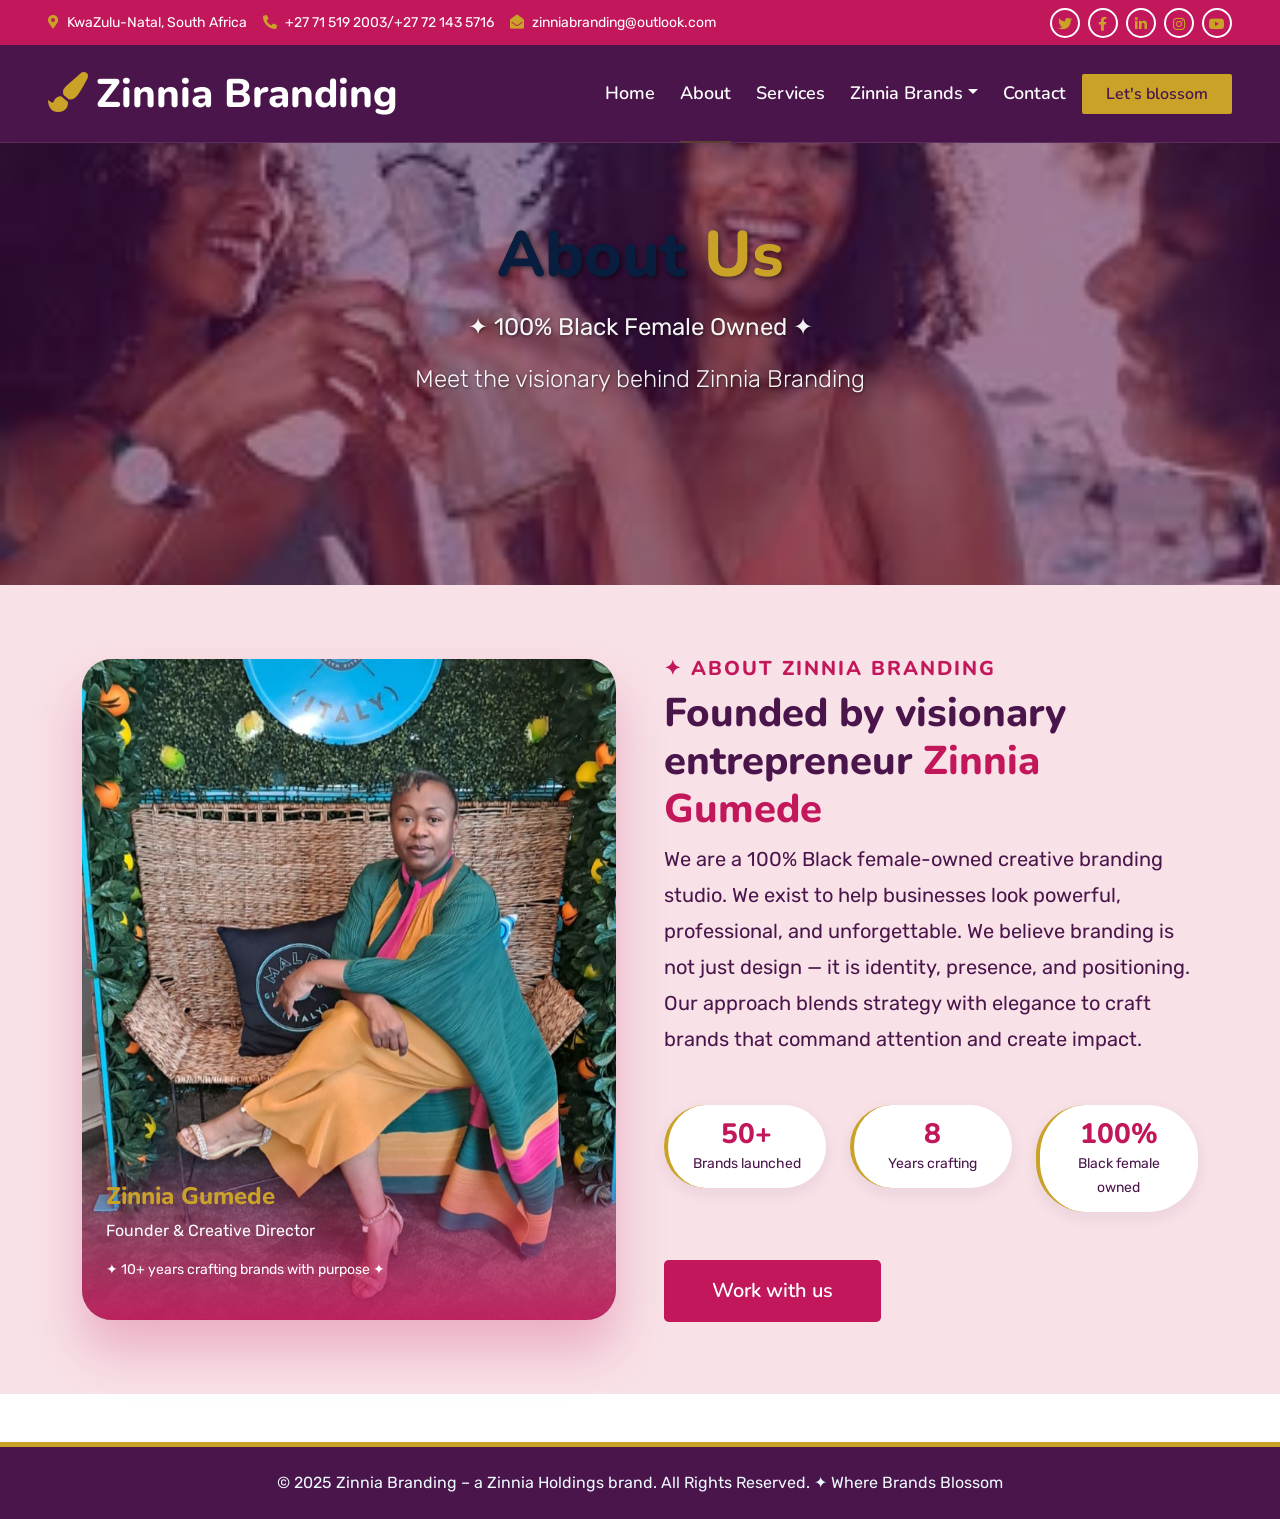
<file: brandingAbout.html>
<!DOCTYPE html>
<html lang="en">
<head>
    <meta charset="utf-8">
    <title>Zinnia Branding – About Us</title>
    <meta content="width=device-width, initial-scale=1.0" name="viewport">
    <meta content="Zinnia Branding, About, Black female owned, branding studio" name="keywords">
    <meta content="Learn about Zinnia Branding – 100% Black female-owned creative studio founded by Zinnia Johnson." name="description">
    <link href="img/favicon.ico" rel="icon">
    <link href="https://fonts.googleapis.com/css2?family=Nunito:wght@400;600;700;800&family=Rubik:wght@400;500;600;700&display=swap" rel="stylesheet">
    <link href="https://cdnjs.cloudflare.com/ajax/libs/font-awesome/5.10.0/css/all.min.css" rel="stylesheet">
    <link href="https://cdn.jsdelivr.net/npm/bootstrap-icons@1.4.1/font/bootstrap-icons.css" rel="stylesheet">
    <link href="lib/owlcarousel/assets/owl.carousel.min.css" rel="stylesheet">
    <link href="lib/animate/animate.min.css" rel="stylesheet">
    <link href="css/bootstrap.min.css" rel="stylesheet">
    <link href="css/style.css" rel="stylesheet">
    <style>
        /* ===== ZINNIA OFFICIAL COLOR SYSTEM ===== */
        :root {
            --zinnia-pink: #C2185B;      /* Blossom Pink – hero 40% */
            --zinnia-plum: #4A154B;       /* Deep Plum – authority 30% */
            --zinnia-blush: #F8E1E7;      /* Soft Blush – foundation 20% */
            --zinnia-gold: #C9A227;       /* Metallic Gold – premium accent 10% max */
        }

        /* background utilities */
        .bg-pink { background-color: var(--zinnia-pink) !important; }
        .bg-plum { background-color: var(--zinnia-plum) !important; }
        .bg-blush { background-color: var(--zinnia-blush) !important; }
        .bg-gold { background-color: var(--zinnia-gold) !important; }

        /* text colors */
        .text-pink { color: var(--zinnia-pink) !important; }
        .text-plum { color: var(--zinnia-plum) !important; }
        .text-gold { color: var(--zinnia-gold) !important; }

        /* buttons */
        .btn-zinnia-pink {
            background: var(--zinnia-pink);
            color: white;
            border: none;
        }
        .btn-zinnia-pink:hover {
            background: #a0144b;
            color: white;
        }
        .btn-zinnia-gold {
            background: var(--zinnia-gold);
            color: var(--zinnia-plum);
            border: none;
        }
        .btn-zinnia-gold:hover {
            background: #b48a1f;
            color: var(--zinnia-plum);
        }
        .btn-outline-light {
            background: transparent;
            border: 2px solid white;
            color: white;
        }
        .btn-outline-light:hover {
            background: white;
            color: var(--zinnia-plum);
        }

        /* Navbar & top bar */
        .navbar-branding {
            background: var(--zinnia-plum) !important;
        }
        .topbar-zinnia {
            background: var(--zinnia-pink) !important;
        }
        .topbar-zinnia i {
            color: var(--zinnia-gold) !important;
        }

        /* Page hero */
        .page-hero {
            position: relative;
            height: 60vh;
            min-height: 400px;
            background: url('img/w1.jfif') no-repeat center center;
            background-size: cover;
            display: flex;
            align-items: center;
            justify-content: center;
            margin-top: 0;
        }
        .page-hero::before {
            content: "";
            position: absolute;
            top: 0;
            left: 0;
            width: 100%;
            height: 100%;
            background: rgba(74, 21, 75, 0.5); /* plum overlay */
            z-index: 1;
        }
        .hero-content {
            position: relative;
            z-index: 2;
            text-align: center;
            color: white;
            max-width: 800px;
            padding: 0 20px;
        }
        .hero-content h1 {
            font-size: 4rem;
            font-weight: 800;
            margin-bottom: 1rem;
            text-shadow: 2px 2px 5px rgba(0,0,0,0.5);
        }
        .hero-content p {
            font-size: 1.5rem;
            opacity: 0.95;
            text-shadow: 1px 1px 3px rgba(0,0,0,0.5);
        }
        .hero-content .accent {
            color: var(--zinnia-gold);
        }

        /* About section */
        .about-image-wrapper {
            position: relative;
            border-radius: 30px;
            overflow: hidden;
            box-shadow: 0 30px 50px rgba(194, 24, 91, 0.25); /* pink shadow */
        }
        .about-image-overlay {
            position: absolute;
            bottom: 0;
            left: 0;
            right: 0;
            background: linear-gradient(to top, rgba(194,24,91,0.9), transparent); /* pink gradient */
            color: white;
            padding: 2rem 1.5rem 1.5rem;
        }
        .about-image-overlay h4 {
            color: var(--zinnia-gold);
        }

        .feature-badge {
            background: white;
            border-radius: 50px;
            padding: 0.8rem 1.5rem;
            box-shadow: 0 5px 15px rgba(74,21,75,0.08);
            border-left: 4px solid var(--zinnia-gold);
        }

        .footer-branding {
            background: var(--zinnia-plum) !important;
            color: #f0d9e0;
            border-top: 5px solid var(--zinnia-gold);
        }

        .section-tag {
            color: var(--zinnia-pink) !important;
            letter-spacing: 2px;
        }

        .back-to-top {
            background: var(--zinnia-pink) !important;
        }
        .back-to-top:hover {
            background: var(--zinnia-plum) !important;
        }
    </style>
</head>
<body>
    <div id="spinner" class="show bg-white position-fixed translate-middle w-100 vh-100 top-50 start-50 d-flex align-items-center justify-content-center"><div class="spinner"></div></div>

    <!-- Topbar – Blossom Pink (#C2185B) dominant, gold icons -->
    <div class="container-fluid topbar-zinnia px-5 d-none d-lg-block">
        <div class="row gx-0">
            <div class="col-lg-8 text-center text-lg-start mb-2 mb-lg-0">
                <div class="d-inline-flex align-items-center" style="height:45px">
                    <small class="me-3 text-white"><i class="fa fa-map-marker-alt me-2" style="color:var(--zinnia-gold);"></i>KwaZulu-Natal, South Africa</small>
                    <small class="me-3 text-white"><i class="fa fa-phone-alt me-2" style="color:var(--zinnia-gold);"></i>+27 71 519 2003/+27 72 143 5716</small>
                    <small class="text-white"><i class="fa fa-envelope-open me-2" style="color:var(--zinnia-gold);"></i>zinniabranding@outlook.com </small>
                </div>
            </div>
            <div class="col-lg-4 text-center text-lg-end">
                <div class="d-inline-flex align-items-center" style="height:45px">
                    <a class="btn btn-sm btn-outline-light btn-sm-square rounded-circle me-2" href="#"><i class="fab fa-twitter"></i></a>
                    <a class="btn btn-sm btn-outline-light btn-sm-square rounded-circle me-2" href="#"><i class="fab fa-facebook-f"></i></a>
                    <a class="btn btn-sm btn-outline-light btn-sm-square rounded-circle me-2" href="#"><i class="fab fa-linkedin-in"></i></a>
                    <a class="btn btn-sm btn-outline-light btn-sm-square rounded-circle me-2" href="#"><i class="fab fa-instagram"></i></a>
                    <a class="btn btn-sm btn-outline-light btn-sm-square rounded-circle" href="#"><i class="fab fa-youtube"></i></a>
                </div>
            </div>
        </div>
    </div>

    <!-- Navbar: Deep Plum (#4A154B) background, gold accent -->
    <div class="container-fluid position-relative p-0">
        <nav class="navbar navbar-expand-lg navbar-dark px-5 py-3 py-lg-0 navbar-branding">
            <a href="indexBranding.html" class="navbar-brand p-0 active">
                <h1 class="m-0"><i class="fa fa-paint-brush me-2" style="color:var(--zinnia-gold);"></i><span style="color:white;">Zinnia Branding</span></h1>
            </a>
            <button class="navbar-toggler" data-bs-toggle="collapse" data-bs-target="#navbarCollapse"><span class="fa fa-bars"></span></button>
            <div class="collapse navbar-collapse" id="navbarCollapse">
                <div class="navbar-nav ms-auto py-0">
                    <a href="indexBranding.html" class="nav-item nav-link">Home</a>
                    <a href="brandingAbout.html" class="nav-item nav-link active">About</a>
                    <a href="brandingServices.html" class="nav-item nav-link">Services</a>
                    <div class="nav-item dropdown">
                        <a href="#" class="nav-link dropdown-toggle" data-bs-toggle="dropdown">Zinnia Brands</a>
                        <div class="dropdown-menu m-0">
                            <a href="index.html" class="dropdown-item">Holdings</a>
                            <a href="indexBranding.html" class="dropdown-item">Branding</a>
                            <a href="indexDestination.html" class="dropdown-item">Destination</a>
                        </div>
                    </div>
                    <a href="brandingContact.html" class="nav-item nav-link">Contact</a>
                </div>
                <a href="brandingContact.html" class="btn btn-zinnia-gold py-2 px-4 ms-3">Let's blossom</a>
            </div>
        </nav>
    </div>

    <!-- Hero Section -->
    <div class="page-hero">
        <div class="hero-content">
            <h1>About <span class="accent">Us</span></h1>
            <p>✦ 100% Black Female Owned ✦</p>
            <p class="lead">Meet the visionary behind Zinnia Branding</p>
        </div>
    </div>

    <!-- About Section: Soft Blush background, plum text, pink & gold accents -->
    <div class="container-fluid py-5 bg-blush">
        <div class="container py-4">
            <div class="row g-5 align-items-center">
                <div class="col-lg-6">
                    <div class="about-image-wrapper">
                        <img src="img/mamzo4.jpeg" alt="Zinnia Johnson" class="img-fluid w-100">
                        <div class="about-image-overlay">
                            <h4 class="fw-bold">Zinnia Gumede</h4>
                            <p>Founder & Creative Director</p>
                            <p class="small mt-2">✦ 10+ years crafting brands with purpose ✦</p>
                        </div>
                    </div>
                </div>
                <div class="col-lg-6">
                    <h5 class="fw-bold text-uppercase section-tag">✦ About Zinnia Branding</h5>
                    <h2 class="display-6 fw-bold text-plum">Founded by visionary entrepreneur <span class="text-pink">Zinnia Gumede</span></h2>
                    <p class="fs-5" style="color:var(--zinnia-plum); line-height:1.8;">We are a 100% Black female-owned creative branding studio. We exist to help businesses look powerful, professional, and unforgettable. We believe branding is not just design — it is identity, presence, and positioning. Our approach blends strategy with elegance to craft brands that command attention and create impact.</p>
                    
                    <div class="row mt-5">
                        <div class="col-4 text-center">
                            <div class="feature-badge w-100">
                                <h3 class="text-pink fw-bold mb-0">50+</h3>
                                <small class="text-plum">Brands launched</small>
                            </div>
                        </div>
                        <div class="col-4 text-center">
                            <div class="feature-badge w-100">
                                <h3 class="text-pink fw-bold mb-0">8</h3>
                                <small class="text-plum">Years crafting</small>
                            </div>
                        </div>
                        <div class="col-4 text-center">
                            <div class="feature-badge w-100">
                                <h3 class="text-pink fw-bold mb-0">100%</h3>
                                <small class="text-plum">Black female owned</small>
                            </div>
                        </div>
                    </div>

                    <div class="mt-5">
                        <a href="brandingContact.html" class="btn btn-zinnia-pink btn-lg px-5 py-3">Work with us</a>
                    </div>
                </div>
            </div>
        </div>
    </div>

    <!-- Footer: Deep Plum + gold top border -->
    <div class="container-fluid footer-branding text-light mt-5 py-4">
        <div class="container text-center">
            <p class="mb-0">© 2025 Zinnia Branding – a Zinnia Holdings brand. All Rights Reserved. ✦ Where Brands Blossom</p>
        </div>
    </div>

    <a href="#" class="btn btn-lg btn-zinnia-pink btn-lg-square rounded-circle back-to-top"><i class="bi bi-arrow-up text-white"></i></a>

    <script src="https://code.jquery.com/jquery-3.4.1.min.js"></script>
    <script src="https://cdn.jsdelivr.net/npm/bootstrap@5.0.0/dist/js/bootstrap.bundle.min.js"></script>
    <script src="lib/wow/wow.min.js"></script>
    <script src="js/main.js"></script>
</body>
</html>
</file>
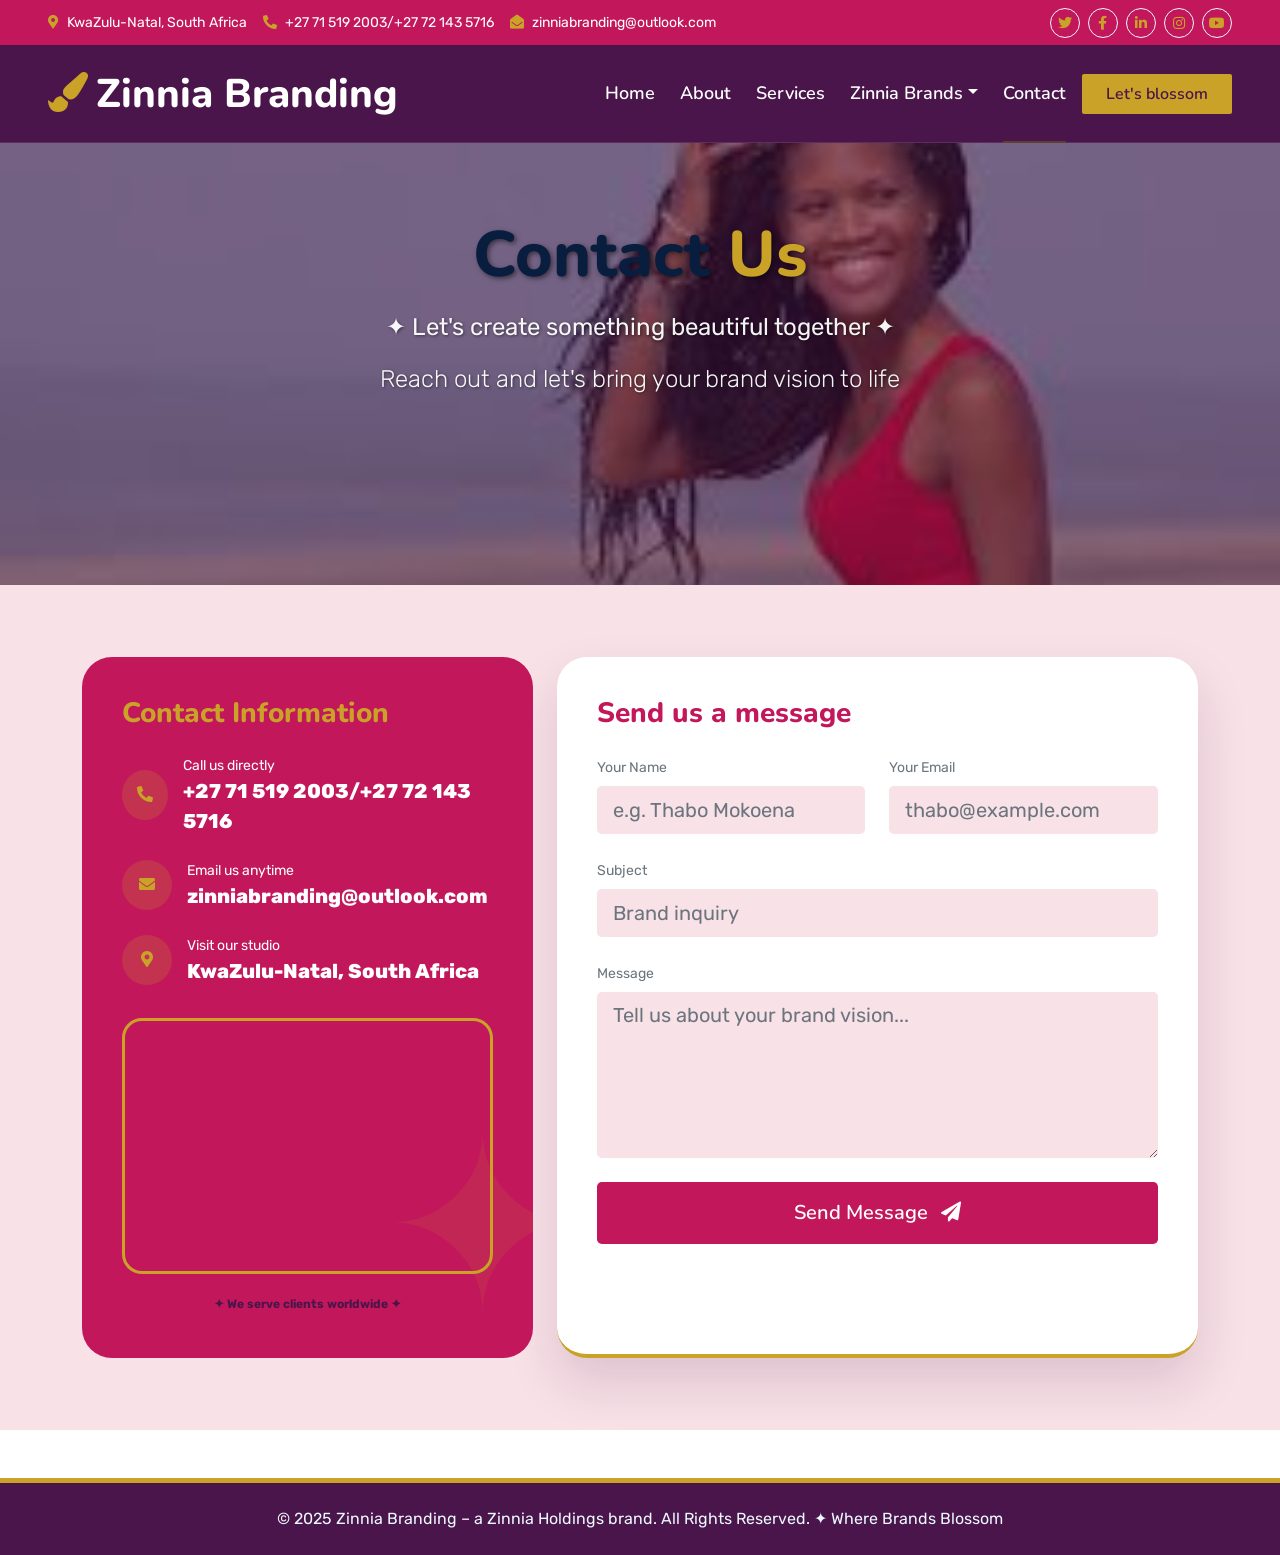
<file: brandingContact.html>
<!DOCTYPE html>
<html lang="en">
<head>
    <meta charset="utf-8">
    <title>Zinnia Branding – Contact Us</title>
    <meta content="width=device-width, initial-scale=1.0" name="viewport">
    <meta content="Zinnia Branding, contact, get in touch, KwaZulu-Natal" name="keywords">
    <meta content="Contact Zinnia Branding – 100% Black female-owned creative studio." name="description">
    <link href="img/favicon.ico" rel="icon">
    <link href="https://fonts.googleapis.com/css2?family=Nunito:wght@400;600;700;800&family=Rubik:wght@400;500;600;700&display=swap" rel="stylesheet">
    <link href="https://cdnjs.cloudflare.com/ajax/libs/font-awesome/5.10.0/css/all.min.css" rel="stylesheet">
    <link href="https://cdn.jsdelivr.net/npm/bootstrap-icons@1.4.1/font/bootstrap-icons.css" rel="stylesheet">
    <link href="lib/owlcarousel/assets/owl.carousel.min.css" rel="stylesheet">
    <link href="lib/animate/animate.min.css" rel="stylesheet">
    <link href="css/bootstrap.min.css" rel="stylesheet">
    <link href="css/style.css" rel="stylesheet">
    <style>
        /* ===== ZINNIA OFFICIAL COLOR SYSTEM ===== */
        :root {
            --zinnia-pink: #C2185B;
            --zinnia-plum: #4A154B;
            --zinnia-blush: #F8E1E7;
            --zinnia-gold: #C9A227;
        }

        .bg-pink { background-color: var(--zinnia-pink) !important; }
        .bg-plum { background-color: var(--zinnia-plum) !important; }
        .bg-blush { background-color: var(--zinnia-blush) !important; }
        .text-pink { color: var(--zinnia-pink) !important; }
        .text-plum { color: var(--zinnia-plum) !important; }
        .text-gold { color: var(--zinnia-gold) !important; }

        .btn-zinnia-pink {
            background: var(--zinnia-pink);
            color: white;
            border: none;
        }
        .btn-zinnia-pink:hover {
            background: #a0144b;
            color: white;
        }
        .btn-zinnia-gold {
            background: var(--zinnia-gold);
            color: var(--zinnia-plum);
            border: none;
        }
        .btn-zinnia-gold:hover {
            background: #b48a1f;
            color: var(--zinnia-plum);
        }

        .navbar-branding {
            background: var(--zinnia-plum) !important;
        }
        .topbar-zinnia {
            background: var(--zinnia-pink) !important;
        }
        .topbar-zinnia i {
            color: var(--zinnia-gold) !important;
        }

        .page-hero {
            position: relative;
            height: 60vh;
            min-height: 400px;
            background: url('img/w2.jfif') no-repeat center center;
            background-size: cover;
            display: flex;
            align-items: center;
            justify-content: center;
            margin-top: 0;
        }
        .page-hero::before {
            content: "";
            position: absolute;
            top: 0;
            left: 0;
            width: 100%;
            height: 100%;
            background: rgba(74, 21, 75, 0.5);
            z-index: 1;
        }
        .hero-content {
            position: relative;
            z-index: 2;
            text-align: center;
            color: white;
            max-width: 800px;
            padding: 0 20px;
        }
        .hero-content h1 {
            font-size: 4rem;
            font-weight: 800;
            margin-bottom: 1rem;
            text-shadow: 2px 2px 5px rgba(0,0,0,0.5);
        }
        .hero-content p {
            font-size: 1.5rem;
            opacity: 0.95;
            text-shadow: 1px 1px 3px rgba(0,0,0,0.5);
        }
        .hero-content .accent {
            color: var(--zinnia-gold);
        }

        .info-card {
            background: var(--zinnia-pink);
            border-radius: 30px;
            padding: 2.5rem;
            color: white;
            height: 100%;
            position: relative;
            overflow: hidden;
        }
        .info-card::before {
            content: "✦";
            position: absolute;
            font-size: 15rem;
            opacity: 0.1;
            bottom: -50px;
            right: -50px;
            color: var(--zinnia-gold);
        }
        .contact-card {
            background: white;
            border-radius: 30px;
            padding: 2.5rem;
            box-shadow: 0 25px 50px rgba(74,21,75,0.15);
            height: 100%;
            border-bottom: 4px solid var(--zinnia-gold);
        }
        .map-wrapper {
            border-radius: 20px;
            overflow: hidden;
            margin-top: 2rem;
            border: 3px solid var(--zinnia-gold);
        }
        .map-wrapper iframe {
            width: 100%;
            height: 250px;
            display: block;
        }
        .contact-icon {
            display: inline-block;
            width: 50px;
            height: 50px;
            background: rgba(201,162,39,0.2);
            border-radius: 50%;
            text-align: center;
            line-height: 50px;
            margin-right: 15px;
            color: var(--zinnia-gold);
        }
        .contact-detail {
            display: flex;
            align-items: center;
            margin-bottom: 1.5rem;
        }
        .footer-branding {
            background: var(--zinnia-plum) !important;
            color: #f0d9e0;
            border-top: 5px solid var(--zinnia-gold);
        }
        .back-to-top {
            background: var(--zinnia-pink) !important;
        }
        .back-to-top:hover {
            background: var(--zinnia-plum) !important;
        }
        .bg-accent {
            background: var(--zinnia-gold) !important;
        }
    </style>
</head>
<body>
    <div id="spinner" class="show bg-white position-fixed translate-middle w-100 vh-100 top-50 start-50 d-flex align-items-center justify-content-center"><div class="spinner"></div></div>

    <!-- Topbar – Blossom Pink, gold icons -->
    <div class="container-fluid topbar-zinnia px-5 d-none d-lg-block">
        <div class="row gx-0">
            <div class="col-lg-8 text-center text-lg-start mb-2 mb-lg-0">
                <div class="d-inline-flex align-items-center" style="height:45px">
                    <small class="me-3 text-white"><i class="fa fa-map-marker-alt me-2" style="color:var(--zinnia-gold);"></i>KwaZulu-Natal, South Africa</small>
                    <small class="me-3 text-white"><i class="fa fa-phone-alt me-2" style="color:var(--zinnia-gold);"></i>+27 71 519 2003/+27 72 143 5716</small>
                    <small class="text-white"><i class="fa fa-envelope-open me-2" style="color:var(--zinnia-gold);"></i>zinniabranding@outlook.com</small>
                </div>
            </div>
            <div class="col-lg-4 text-center text-lg-end">
                <div class="d-inline-flex align-items-center" style="height:45px">
                    <a class="btn btn-sm btn-outline-light btn-sm-square rounded-circle me-2" href="#"><i class="fab fa-twitter"></i></a>
                    <a class="btn btn-sm btn-outline-light btn-sm-square rounded-circle me-2" href="#"><i class="fab fa-facebook-f"></i></a>
                    <a class="btn btn-sm btn-outline-light btn-sm-square rounded-circle me-2" href="#"><i class="fab fa-linkedin-in"></i></a>
                    <a class="btn btn-sm btn-outline-light btn-sm-square rounded-circle me-2" href="#"><i class="fab fa-instagram"></i></a>
                    <a class="btn btn-sm btn-outline-light btn-sm-square rounded-circle" href="#"><i class="fab fa-youtube"></i></a>
                </div>
            </div>
        </div>
    </div>

    <!-- Navbar: Deep Plum background, gold accent -->
    <div class="container-fluid position-relative p-0">
        <nav class="navbar navbar-expand-lg navbar-dark px-5 py-3 py-lg-0 navbar-branding">
            <a href="indexBranding.html" class="navbar-brand p-0 active">
                <h1 class="m-0"><i class="fa fa-paint-brush me-2" style="color:var(--zinnia-gold);"></i><span style="color:white;">Zinnia Branding</span></h1>
            </a>
            <button class="navbar-toggler" data-bs-toggle="collapse" data-bs-target="#navbarCollapse"><span class="fa fa-bars"></span></button>
            <div class="collapse navbar-collapse" id="navbarCollapse">
                <div class="navbar-nav ms-auto py-0">
                    <a href="indexBranding.html" class="nav-item nav-link">Home</a>
                    <a href="brandingAbout.html" class="nav-item nav-link">About</a>
                    <a href="brandingServices.html" class="nav-item nav-link">Services</a>
                    <div class="nav-item dropdown">
                        <a href="#" class="nav-link dropdown-toggle" data-bs-toggle="dropdown">Zinnia Brands</a>
                        <div class="dropdown-menu m-0">
                            <a href="index.html" class="dropdown-item">Holdings</a>
                            <a href="indexBranding.html" class="dropdown-item">Branding</a>
                            <a href="indexDestination.html" class="dropdown-item">Destination</a>
                        </div>
                    </div>
                    <a href="brandingContact.html" class="nav-item nav-link active">Contact</a>
                </div>
                <a href="brandingContact.html" class="btn btn-zinnia-gold py-2 px-4 ms-3">Let's blossom</a>
            </div>
        </nav>
    </div>

    <!-- Hero Section -->
    <div class="page-hero">
        <div class="hero-content">
            <h1>Contact <span class="accent">Us</span></h1>
            <p>✦ Let's create something beautiful together ✦</p>
            <p class="lead">Reach out and let's bring your brand vision to life</p>
        </div>
    </div>

    <!-- Contact Section: pink info card, gold accents, blush background -->
    <div class="container-fluid py-5 bg-blush">
        <div class="container py-4">
            <div class="row g-4">
                <div class="col-lg-5">
                    <div class="info-card">
                        <h3 class="fw-bold mb-4 text-gold">Contact Information</h3>
                        
                        <div class="contact-detail">
                            <div class="contact-icon"><i class="fas fa-phone-alt"></i></div>
                            <div>
                                <p class="mb-0 small opacity-75">Call us directly</p>
                                <p class="fs-5 fw-bold mb-0 text-white">+27 71 519 2003/+27 72 143 5716  </p>
                            </div>
                        </div>
                        
                        <div class="contact-detail">
                            <div class="contact-icon"><i class="fas fa-envelope"></i></div>
                            <div>
                                <p class="mb-0 small opacity-75">Email us anytime</p>
                                <p class="fs-5 fw-bold mb-0 text-white">zinniabranding@outlook.com</p>
                            </div>
                        </div>
                        
                        <div class="contact-detail">
                            <div class="contact-icon"><i class="fas fa-map-marker-alt"></i></div>
                            <div>
                                <p class="mb-0 small opacity-75">Visit our studio</p>
                                <p class="fs-5 fw-bold mb-0 text-white">KwaZulu-Natal, South Africa</p>
                            </div>
                        </div>
                        
                        <div class="map-wrapper">
                            <iframe src="https://www.google.com/maps/embed?pb=!1m18!1m12!1m3!1d220494.30525461467!2d30.767010387011866!3d-29.85868016999999!2m3!1f0!2f0!3f0!3m2!1i1024!2i768!4f13.1!3m3!1m2!1s0x1ef7073a097c2f69%3A0x4019c3d4d8f2e70!2sDurban!5e0!3m2!1sen!2sza!4v1710000000000!5m2!1sen!2sza" allowfullscreen="" loading="lazy"></iframe>
                        </div>
                        
                        <div class="mt-3 text-center">
                            <span class="badge bg-gold text-plum px-3 py-2">✦ We serve clients worldwide ✦</span>
                        </div>
                    </div>
                </div>
                
                <div class="col-lg-7">
                    <div class="contact-card">
                        <h3 class="fw-bold mb-4 text-pink">Send us a message</h3>
                        <form>
                            <div class="row g-4">
                                <div class="col-md-6">
                                    <label class="form-label text-muted small">Your Name</label>
                                    <input type="text" class="form-control form-control-lg bg-blush border-0" placeholder="e.g. Thabo Mokoena">
                                </div>
                                <div class="col-md-6">
                                    <label class="form-label text-muted small">Your Email</label>
                                    <input type="email" class="form-control form-control-lg bg-blush border-0" placeholder="thabo@example.com">
                                </div>
                                <div class="col-12">
                                    <label class="form-label text-muted small">Subject</label>
                                    <input type="text" class="form-control form-control-lg bg-blush border-0" placeholder="Brand inquiry">
                                </div>
                                <div class="col-12">
                                    <label class="form-label text-muted small">Message</label>
                                    <textarea class="form-control form-control-lg bg-blush border-0" rows="5" placeholder="Tell us about your brand vision..."></textarea>
                                </div>
                                <div class="col-12">
                                    <button class="btn btn-zinnia-pink btn-lg w-100 py-3" type="submit">Send Message <i class="fas fa-paper-plane ms-2"></i></button>
                                </div>
                            </div>
                        </form>
                    </div>
                </div>
            </div>
        </div>
    </div>

    <!-- Footer -->
    <div class="container-fluid footer-branding text-light mt-5 py-4">
        <div class="container text-center">
            <p class="mb-0">© 2025 Zinnia Branding – a Zinnia Holdings brand. All Rights Reserved. ✦ Where Brands Blossom</p>
        </div>
    </div>

    <a href="#" class="btn btn-lg btn-zinnia-pink btn-lg-square rounded-circle back-to-top"><i class="bi bi-arrow-up text-white"></i></a>

    <script src="https://code.jquery.com/jquery-3.4.1.min.js"></script>
    <script src="https://cdn.jsdelivr.net/npm/bootstrap@5.0.0/dist/js/bootstrap.bundle.min.js"></script>
    <script src="lib/wow/wow.min.js"></script>
    <script src="js/main.js"></script>
</body>
</html>
</file>
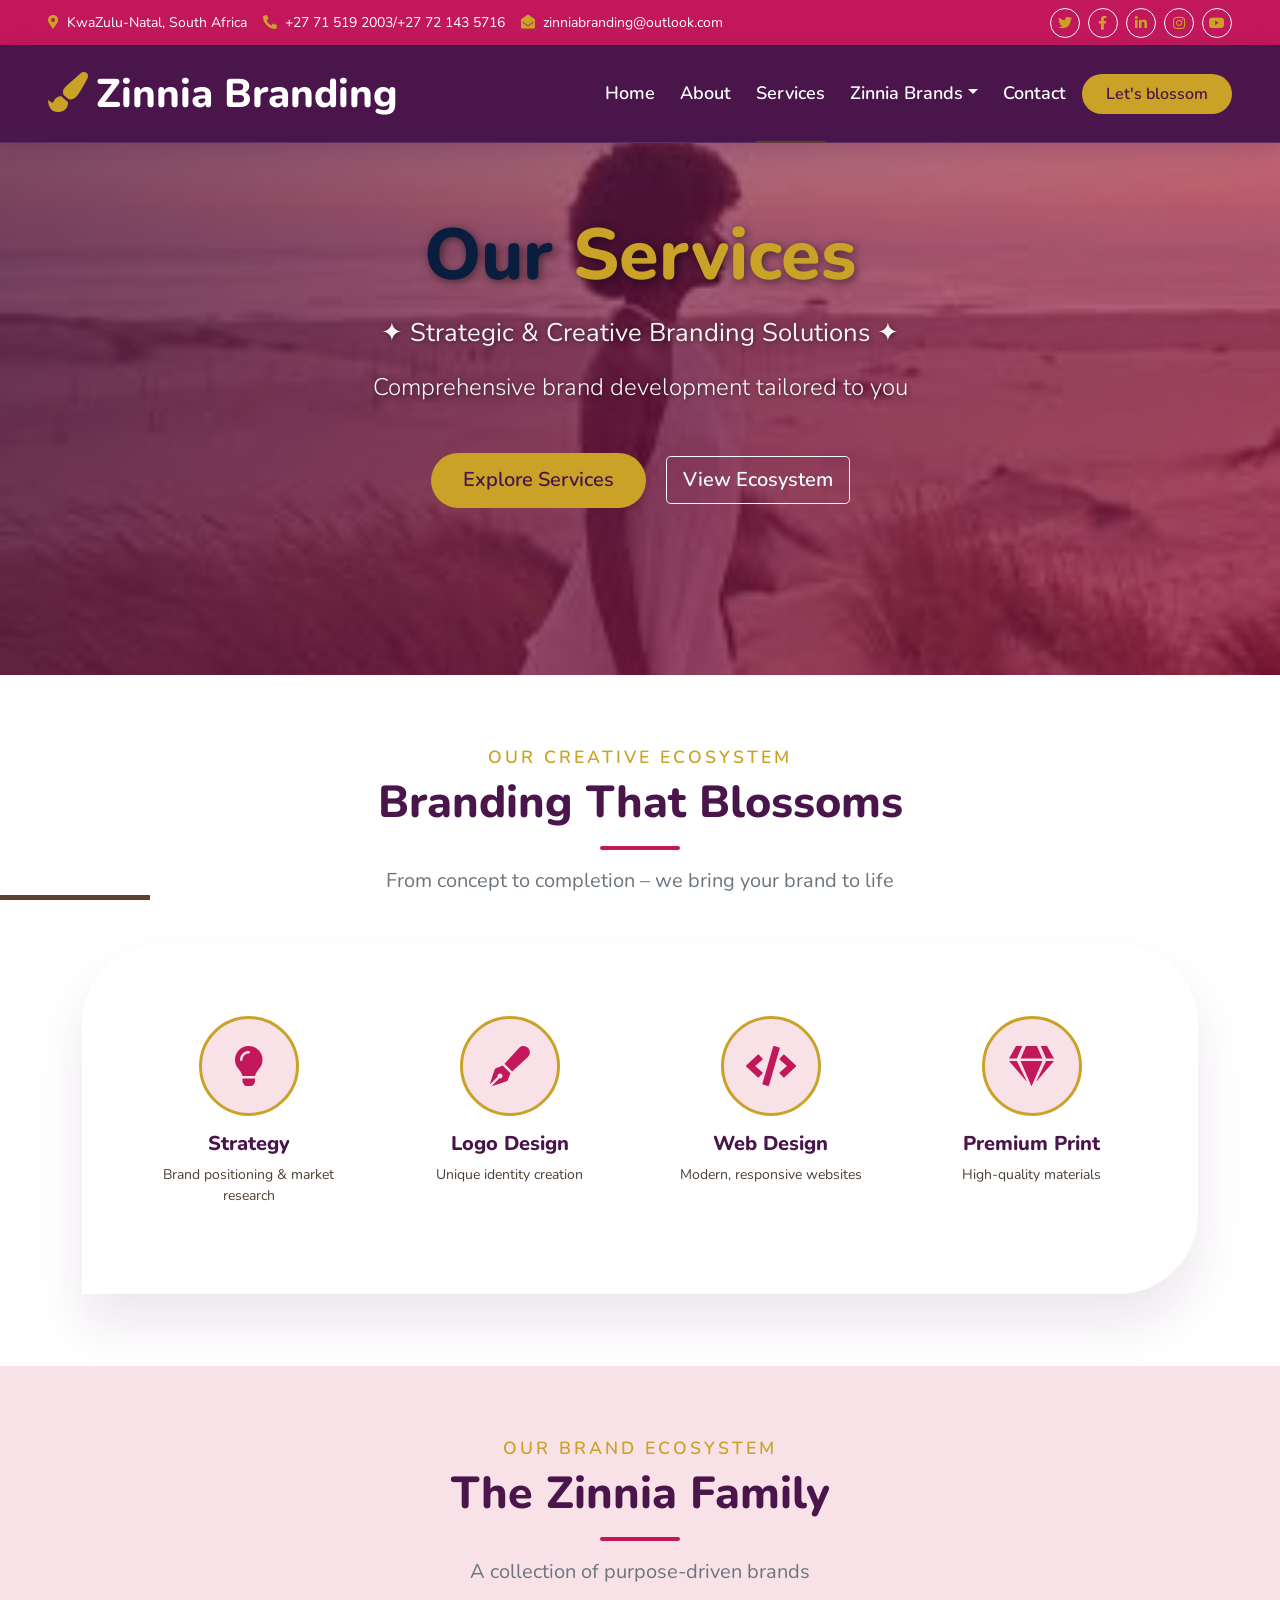
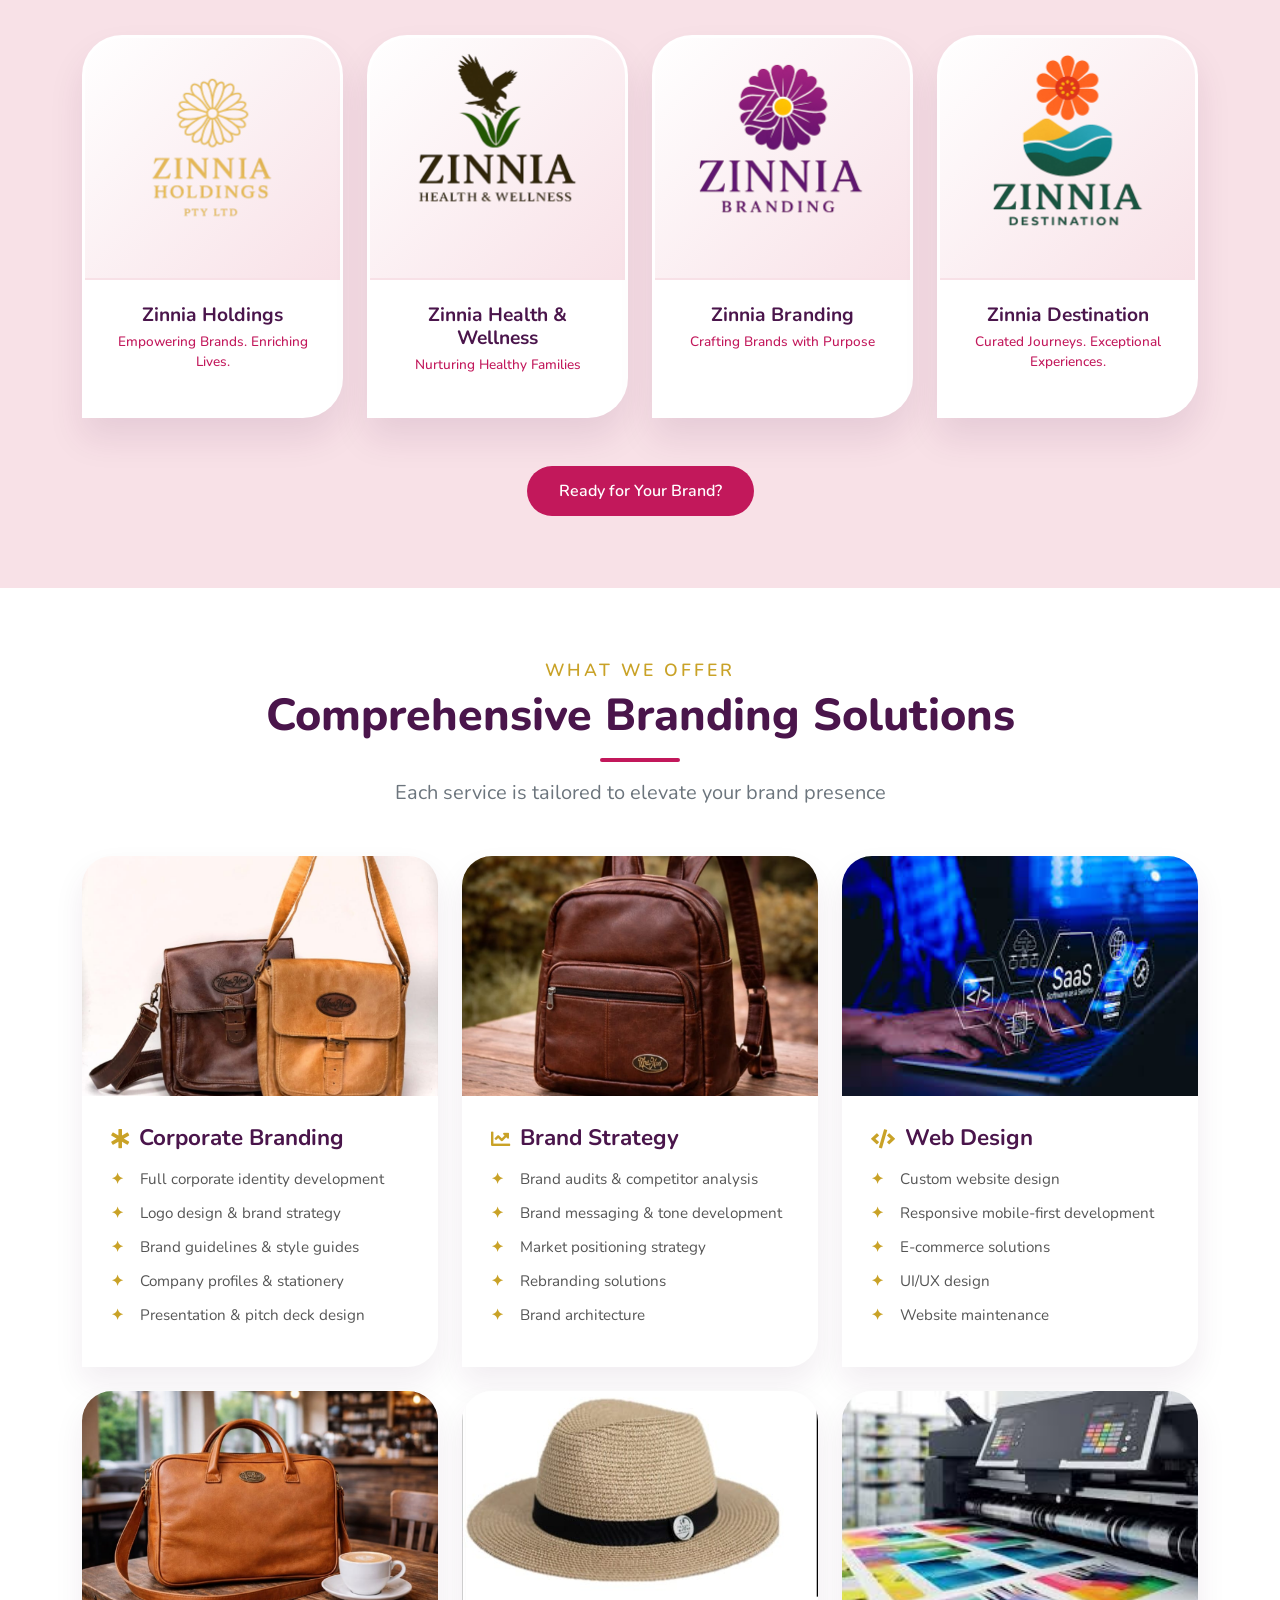
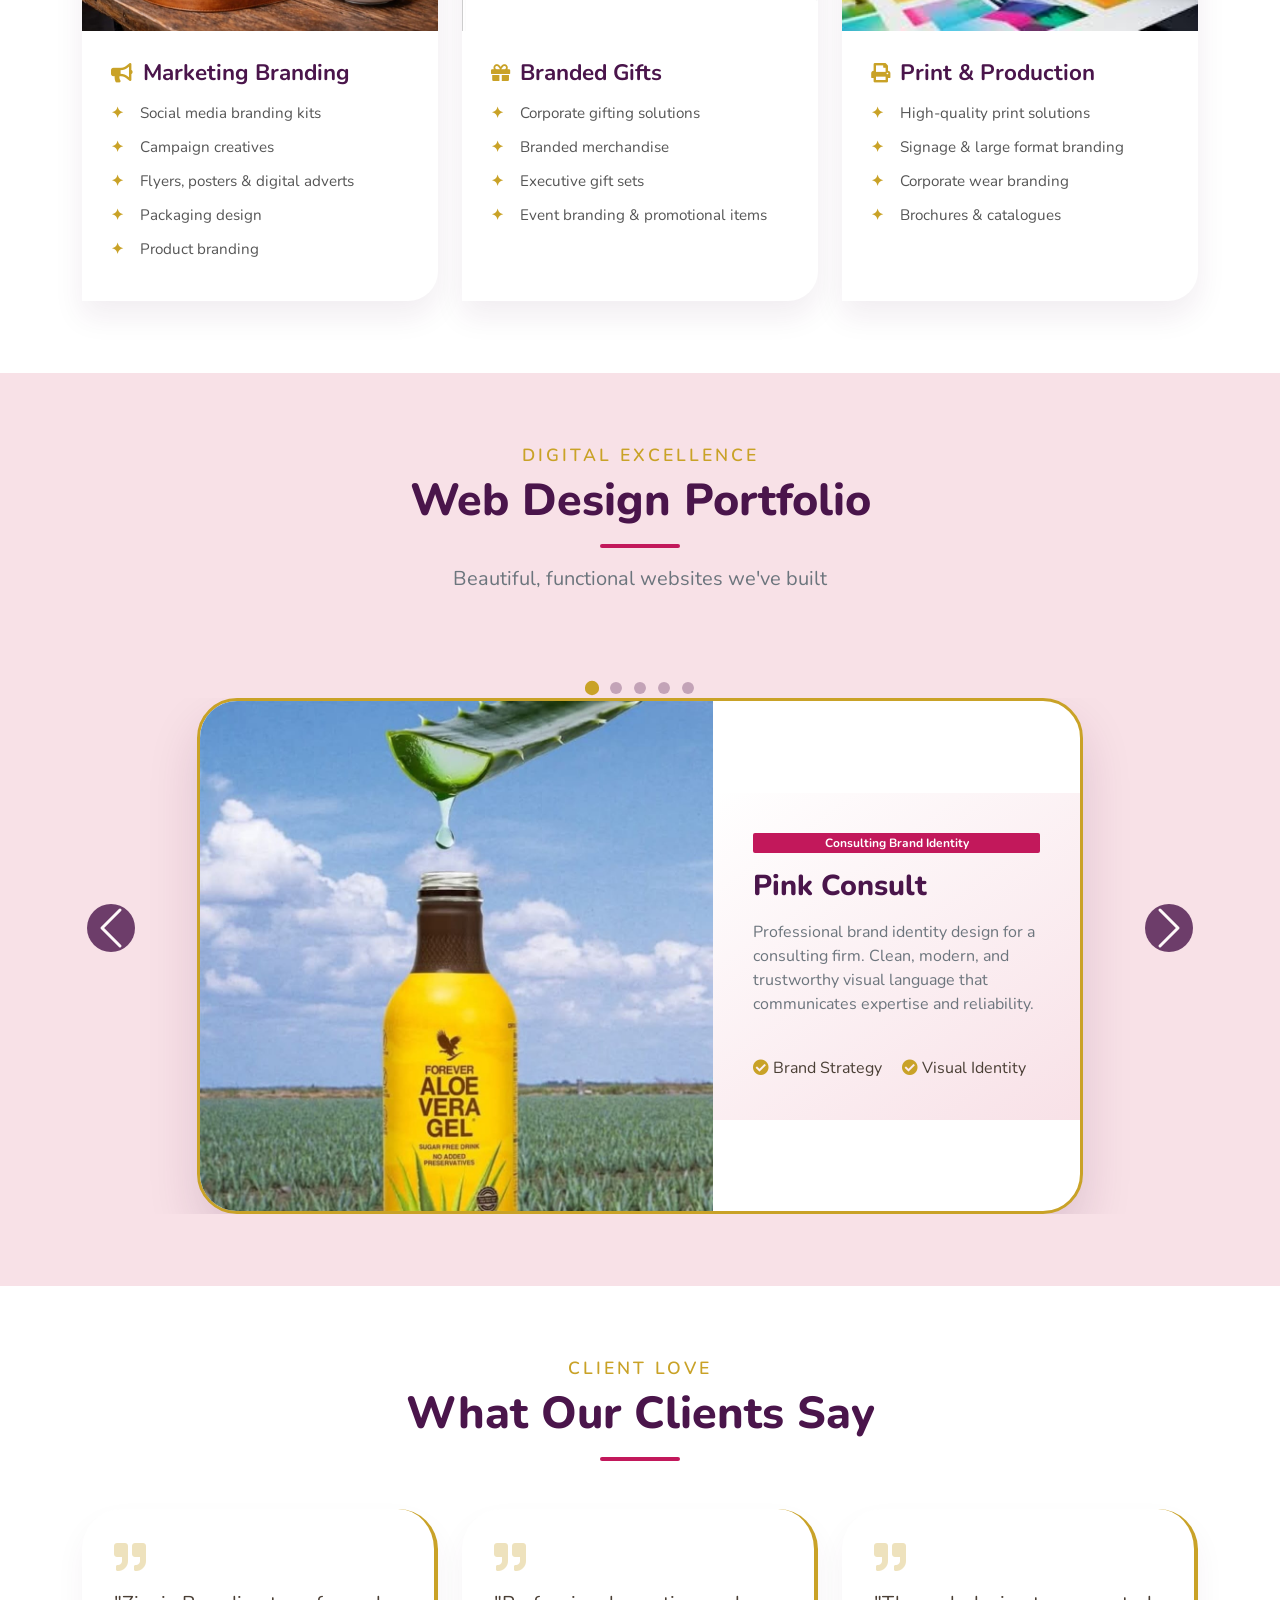
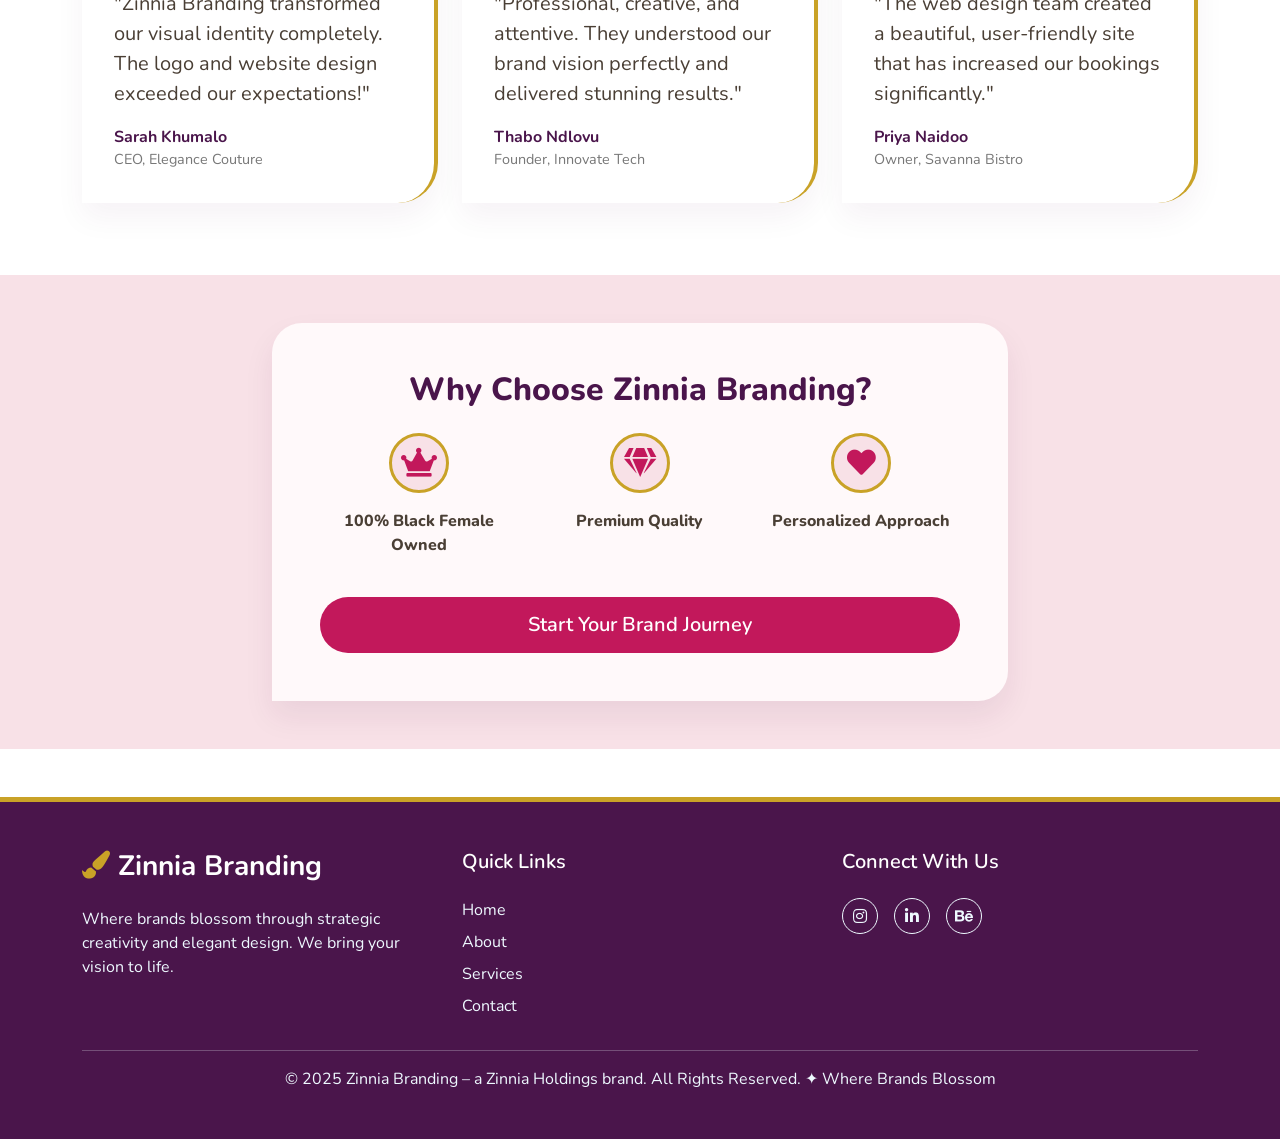
<file: brandingServices.html>
<!DOCTYPE html>
<html lang="en">
<head>
    <meta charset="utf-8">
    <title>Zinnia Branding – Where Brands Blossom</title>
    <meta content="width=device-width, initial-scale=1.0" name="viewport">
    <meta content="Zinnia Branding, branding services, corporate identity, strategy, web design, logo design" name="keywords">
    <meta content="Zinnia Branding – Strategic branding, logo design, web design, and creative solutions for your brand's ecosystem." name="description">
    <link href="img/favicon.ico" rel="icon">
    <link href="https://fonts.googleapis.com/css2?family=Nunito:wght@400;600;700;800&family=Rubik:wght@400;500;600;700&display=swap" rel="stylesheet">
    <link href="https://cdnjs.cloudflare.com/ajax/libs/font-awesome/5.10.0/css/all.min.css" rel="stylesheet">
    <link href="https://cdn.jsdelivr.net/npm/bootstrap-icons@1.4.1/font/bootstrap-icons.css" rel="stylesheet">
    <link href="lib/owlcarousel/assets/owl.carousel.min.css" rel="stylesheet">
    <link href="lib/animate/animate.min.css" rel="stylesheet">
    <link href="css/bootstrap.min.css" rel="stylesheet">
    <link href="css/style.css" rel="stylesheet">
    <style>
        /* ===== ZINNIA OFFICIAL COLOR SYSTEM ===== */
        :root {
            --zinnia-pink: #C2185B;
            --zinnia-plum: #4A154B;
            --zinnia-blush: #F8E1E7;
            --zinnia-gold: #C9A227;
            --zinnia-light: #FFF9FA;
        }

        body {
            font-family: 'Nunito', sans-serif;
            overflow-x: hidden;
        }

        .bg-pink { background-color: var(--zinnia-pink) !important; }
        .bg-plum { background-color: var(--zinnia-plum) !important; }
        .bg-blush { background-color: var(--zinnia-blush) !important; }
        .text-pink { color: var(--zinnia-pink) !important; }
        .text-plum { color: var(--zinnia-plum) !important; }
        .text-gold { color: var(--zinnia-gold) !important; }

        .btn-zinnia-pink {
            background: var(--zinnia-pink);
            color: white;
            border: none;
            padding: 0.8rem 2rem;
            border-radius: 50px;
            transition: all 0.3s;
        }
        .btn-zinnia-pink:hover {
            background: #a0144b;
            transform: translateY(-3px);
            box-shadow: 0 10px 20px rgba(194,24,91,0.3);
        }
        .btn-zinnia-gold {
            background: var(--zinnia-gold);
            color: var(--zinnia-plum);
            border: none;
            padding: 0.8rem 2rem;
            border-radius: 50px;
            font-weight: 600;
            transition: all 0.3s;
        }
        .btn-zinnia-gold:hover {
            background: #b58b1f;
            transform: translateY(-3px);
            box-shadow: 0 10px 20px rgba(201,162,39,0.3);
        }

        .navbar-branding {
            background: var(--zinnia-plum) !important;
            box-shadow: 0 5px 20px rgba(74,21,75,0.2);
        }
        .topbar-zinnia {
            background: var(--zinnia-pink) !important;
        }
        .topbar-zinnia i {
            color: var(--zinnia-gold) !important;
        }

        /* Hero Section with Overlay */
        .page-hero {
            position: relative;
            height: 70vh;
            min-height: 500px;
            background: url('img/w3.jfif') no-repeat center center;
            background-size: cover;
            display: flex;
            align-items: center;
            justify-content: center;
            margin-top: 0;
        }
        .page-hero::before {
            content: "";
            position: absolute;
            top: 0;
            left: 0;
            width: 100%;
            height: 100%;
            background: linear-gradient(135deg, rgba(74,21,75,0.7) 0%, rgba(194,24,91,0.5) 100%);
            z-index: 1;
        }
        .hero-content {
            position: relative;
            z-index: 2;
            text-align: center;
            color: white;
            max-width: 800px;
            padding: 0 20px;
            animation: fadeInUp 1s ease;
        }
        @keyframes fadeInUp {
            from { opacity: 0; transform: translateY(30px); }
            to { opacity: 1; transform: translateY(0); }
        }
        .hero-content h1 {
            font-size: 4.5rem;
            font-weight: 800;
            margin-bottom: 1rem;
            text-shadow: 2px 2px 10px rgba(0,0,0,0.5);
        }
        .hero-content p {
            font-size: 1.6rem;
            opacity: 0.95;
            text-shadow: 1px 1px 5px rgba(0,0,0,0.5);
        }
        .hero-content .accent {
            color: var(--zinnia-gold);
        }

        /* Section Titles */
        .section-title {
            text-align: center;
            margin-bottom: 3rem;
        }
        .section-title h5 {
            color: var(--zinnia-gold);
            font-size: 1.1rem;
            letter-spacing: 3px;
            text-transform: uppercase;
        }
        .section-title h2 {
            color: var(--zinnia-plum);
            font-size: 2.8rem;
            font-weight: 700;
            margin-bottom: 1rem;
        }
        .section-title .divider {
            width: 80px;
            height: 4px;
            background: var(--zinnia-pink);
            margin: 1rem auto;
            border-radius: 2px;
        }

        /* Enhanced Service Cards with Images - FULL SPACE FIT */
        .service-card-brand {
            background: white;
            border-radius: 30px 30px 30px 0;
            overflow: hidden;
            box-shadow: 0 15px 30px rgba(74,21,75,0.08);
            height: 100%;
            transition: all 0.4s cubic-bezier(0.165, 0.84, 0.44, 1);
            position: relative;
            display: flex;
            flex-direction: column;
        }
        .service-card-brand:hover {
            transform: translateY(-12px);
            box-shadow: 0 30px 50px rgba(194,24,91,0.2);
        }
        
        /* Service Image Container - FILLS ENTIRE SPACE */
        .service-image-container {
            position: relative;
            width: 100%;
            height: 240px;
            overflow: hidden;
            background: linear-gradient(135deg, var(--zinnia-plum), var(--zinnia-pink));
        }
        .service-image {
            width: 100%;
            height: 100%;
            object-fit: cover;
            object-position: center;
            transition: transform 0.6s ease;
        }
        .service-card-brand:hover .service-image {
            transform: scale(1.08);
        }
        .service-overlay {
            position: absolute;
            top: 0;
            left: 0;
            right: 0;
            bottom: 0;
            background: rgba(74,21,75,0.6);
            display: flex;
            align-items: center;
            justify-content: center;
            opacity: 0;
            transition: opacity 0.3s ease;
        }
        .service-card-brand:hover .service-overlay {
            opacity: 1;
        }
        .service-overlay i {
            font-size: 3rem;
            color: var(--zinnia-gold);
            background: rgba(255,255,255,0.95);
            width: 70px;
            height: 70px;
            border-radius: 50%;
            display: flex;
            align-items: center;
            justify-content: center;
            transform: scale(0);
            transition: transform 0.3s ease;
        }
        .service-card-brand:hover .service-overlay i {
            transform: scale(1);
        }
        .service-content {
            padding: 1.8rem;
            flex: 1;
        }
        .service-content h4 {
            color: var(--zinnia-plum);
            font-weight: 700;
            margin-bottom: 1rem;
            font-size: 1.4rem;
            display: flex;
            align-items: center;
            gap: 10px;
        }
        .service-content h4 i {
            color: var(--zinnia-gold);
            font-size: 1.2rem;
        }
        .service-list-brand {
            list-style: none;
            padding-left: 0;
            margin-bottom: 0;
        }
        .service-list-brand li {
            margin-bottom: 0.7rem;
            padding-left: 1.8rem;
            position: relative;
            color: #555;
            font-size: 0.95rem;
        }
        .service-list-brand li::before {
            content: "✦";
            position: absolute;
            left: 0;
            color: var(--zinnia-gold);
            font-weight: bold;
        }

        /* Portfolio Cards */
        .portfolio-card {
            background: white;
            border-radius: 40px 40px 40px 0;
            overflow: hidden;
            box-shadow: 0 20px 35px rgba(74,21,75,0.1);
            transition: all 0.4s;
            height: 100%;
            border: 3px solid transparent;
        }
        .portfolio-card:hover {
            transform: translateY(-10px);
            border-color: var(--zinnia-gold);
            box-shadow: 0 30px 50px rgba(194,24,91,0.15);
        }
        .portfolio-img {
            width: 100%;
            height: 240px;
            object-fit: cover;
            object-position: center;
            background: linear-gradient(135deg, #ffffff, var(--zinnia-blush));
            transition: all 0.5s ease;
        }
        .portfolio-card:hover .portfolio-img {
            transform: scale(1.05);
        }
        .portfolio-body {
            padding: 1.5rem;
            text-align: center;
            border-top: 2px solid var(--zinnia-blush);
        }
        .portfolio-body h4 {
            color: var(--zinnia-plum);
            font-weight: 700;
            font-size: 1.2rem;
            margin-bottom: 0.3rem;
        }
        .portfolio-body p {
            color: var(--zinnia-pink);
            font-size: 0.85rem;
            font-weight: 500;
        }

        /* Web Design Carousel - FULL SPACE FIT */
        .web-slide-card {
            background: white;
            border-radius: 40px;
            overflow: hidden;
            box-shadow: 0 25px 50px rgba(74,21,75,0.15);
            border: 3px solid var(--zinnia-gold);
            height: 100%;
            min-height: 480px;
        }
        .web-slide-card .row {
            height: 100%;
        }
        .image-container {
            width: 100%;
            height: 100%;
            min-height: 480px;
            overflow: hidden;
            background: linear-gradient(135deg, #f8f8f8, #ffffff);
        }
        .web-slide-img {
            width: 100%;
            height: 100%;
            object-fit: cover;
            object-position: center;
            transition: transform 0.6s ease;
        }
        .web-slide-card:hover .web-slide-img {
            transform: scale(1.05);
        }
        .web-slide-content {
            padding: 2.5rem;
            background: linear-gradient(145deg, white, var(--zinnia-blush));
            height: 100%;
            display: flex;
            flex-direction: column;
            justify-content: center;
        }
        .web-slide-content h3 {
            font-size: 1.8rem;
            margin-bottom: 1rem;
            color: var(--zinnia-plum);
        }

        /* Ecosystem Showcase */
        .ecosystem-showcase {
            background: white;
            border-radius: 80px 80px 80px 0;
            padding: 3rem;
            box-shadow: 0 30px 50px rgba(74,21,75,0.1);
        }
        .ecosystem-item {
            text-align: center;
            padding: 1.5rem;
        }
        .ecosystem-icon {
            width: 100px;
            height: 100px;
            background: var(--zinnia-blush);
            border-radius: 50%;
            display: flex;
            align-items: center;
            justify-content: center;
            margin: 0 auto 1rem;
            border: 3px solid var(--zinnia-gold);
            transition: 0.3s;
        }
        .ecosystem-icon i {
            font-size: 2.5rem;
            color: var(--zinnia-pink);
        }
        .ecosystem-item:hover .ecosystem-icon {
            transform: scale(1.1);
            background: var(--zinnia-pink);
        }
        .ecosystem-item:hover .ecosystem-icon i {
            color: white;
        }

        /* Testimonials */
        .testimonial-card {
            background: white;
            border-radius: 40px 40px 40px 0;
            padding: 2rem;
            box-shadow: 0 15px 30px rgba(74,21,75,0.05);
            border-right: 4px solid var(--zinnia-gold);
            height: 100%;
        }
        .testimonial-card i {
            color: var(--zinnia-gold);
            font-size: 2rem;
            opacity: 0.3;
            margin-bottom: 1rem;
        }
        .client-name {
            color: var(--zinnia-plum);
            font-weight: 700;
            margin-top: 1rem;
        }
        .client-title {
            color: #777;
            font-size: 0.9rem;
        }

        .footer-branding {
            background: var(--zinnia-plum) !important;
            color: #f0d9e0;
            border-top: 5px solid var(--zinnia-gold);
        }
        .back-to-top {
            background: var(--zinnia-pink) !important;
        }
        .back-to-top:hover {
            background: var(--zinnia-plum) !important;
        }

        /* Carousel Controls */
        #webPortfolioCarousel .carousel-control-prev,
        #webPortfolioCarousel .carousel-control-next {
            width: 50px;
            height: 50px;
            top: 50%;
            transform: translateY(-50%);
            opacity: 0.8;
            z-index: 10;
        }
        #webPortfolioCarousel .carousel-control-prev {
            left: -20px;
        }
        #webPortfolioCarousel .carousel-control-next {
            right: -20px;
        }
        #webPortfolioCarousel .carousel-indicators {
            position: relative;
            bottom: -30px;
            margin-top: 20px;
        }
        #webPortfolioCarousel .carousel-indicators button {
            width: 12px;
            height: 12px;
            border-radius: 50%;
            background-color: var(--zinnia-plum);
            opacity: 0.3;
            margin: 0 6px;
        }
        #webPortfolioCarousel .carousel-indicators button.active {
            opacity: 1;
            background-color: var(--zinnia-gold);
            transform: scale(1.2);
        }

        @media (max-width: 768px) {
            .hero-content h1 { font-size: 2.8rem; }
            .hero-content p { font-size: 1.2rem; }
            .section-title h2 { font-size: 2rem; }
            .service-image-container { height: 200px; }
            .portfolio-img { height: 200px; }
            .image-container { min-height: 280px; }
            .web-slide-content { padding: 1.5rem; }
            .web-slide-content h3 { font-size: 1.5rem; }
            #webPortfolioCarousel .carousel-control-prev,
            #webPortfolioCarousel .carousel-control-next { display: none; }
        }

        @media (max-width: 992px) {
            .image-container { min-height: 350px; }
        }
</style>


<!-- Add jQuery for thumbnail navigation -->

</head>
<body>
    <div id="spinner" class="show bg-white position-fixed translate-middle w-100 vh-100 top-50 start-50 d-flex align-items-center justify-content-center"><div class="spinner"></div></div>

    <!-- Topbar – Blossom Pink, gold icons -->
    <div class="container-fluid topbar-zinnia px-5 d-none d-lg-block">
        <div class="row gx-0">
            <div class="col-lg-8 text-center text-lg-start mb-2 mb-lg-0">
                <div class="d-inline-flex align-items-center" style="height:45px">
                    <small class="me-3 text-white"><i class="fa fa-map-marker-alt me-2" style="color:var(--zinnia-gold);"></i>KwaZulu-Natal, South Africa</small>
                    <small class="me-3 text-white"><i class="fa fa-phone-alt me-2" style="color:var(--zinnia-gold);"></i>+27 71 519 2003/+27 72 143 5716 </small>
                    <small class="text-white"><i class="fa fa-envelope-open me-2" style="color:var(--zinnia-gold);"></i>zinniabranding@outlook.com </small>
                </div>
            </div>
            <div class="col-lg-4 text-center text-lg-end">
                <div class="d-inline-flex align-items-center" style="height:45px">
                    <a class="btn btn-sm btn-outline-light btn-sm-square rounded-circle me-2" href="#"><i class="fab fa-twitter"></i></a>
                    <a class="btn btn-sm btn-outline-light btn-sm-square rounded-circle me-2" href="#"><i class="fab fa-facebook-f"></i></a>
                    <a class="btn btn-sm btn-outline-light btn-sm-square rounded-circle me-2" href="#"><i class="fab fa-linkedin-in"></i></a>
                    <a class="btn btn-sm btn-outline-light btn-sm-square rounded-circle me-2" href="#"><i class="fab fa-instagram"></i></a>
                    <a class="btn btn-sm btn-outline-light btn-sm-square rounded-circle" href="#"><i class="fab fa-youtube"></i></a>
                </div>
            </div>
        </div>
    </div>

    <!-- Navbar: Deep Plum background, gold accent -->
    <div class="container-fluid position-relative p-0">
        <nav class="navbar navbar-expand-lg navbar-dark px-5 py-3 py-lg-0 navbar-branding">
            <a href="indexBranding.html" class="navbar-brand p-0">
                <h1 class="m-0"><i class="fa fa-paint-brush me-2" style="color:var(--zinnia-gold);"></i><span style="color:white;">Zinnia Branding</span></h1>
            </a>
            <button class="navbar-toggler" data-bs-toggle="collapse" data-bs-target="#navbarCollapse"><span class="fa fa-bars"></span></button>
            <div class="collapse navbar-collapse" id="navbarCollapse">
                <div class="navbar-nav ms-auto py-0">
                    <a href="indexBranding.html" class="nav-item nav-link">Home</a>
                    <a href="brandingAbout.html" class="nav-item nav-link">About</a>
                    <a href="brandingServices.html" class="nav-item nav-link active">Services</a>
                    <div class="nav-item dropdown">
                        <a href="#" class="nav-link dropdown-toggle" data-bs-toggle="dropdown">Zinnia Brands</a>
                        <div class="dropdown-menu m-0">
                            <a href="index.html" class="dropdown-item">Holdings</a>
                            <a href="indexBranding.html" class="dropdown-item">Branding</a>
                            <a href="indexDestination.html" class="dropdown-item">Destination</a>
                        </div>
                    </div>
                    <a href="brandingContact.html" class="nav-item nav-link">Contact</a>
                </div>
                <a href="brandingContact.html" class="btn btn-zinnia-gold py-2 px-4 ms-3">Let's blossom</a>
            </div>
        </nav>
    </div>

    <!-- Hero Section -->
    <div class="page-hero">
        <div class="hero-content">
            <h1>Our <span class="accent">Services</span></h1>
            <p>✦ Strategic & Creative Branding Solutions ✦</p>
            <p class="lead fs-4">Comprehensive brand development tailored to you</p>
            <div class="mt-5">
                <a href="#services" class="btn btn-zinnia-gold btn-lg me-3">Explore Services</a>
                <a href="#ecosystem" class="btn btn-outline-light btn-lg">View Ecosystem</a>
            </div>
        </div>
    </div>

    <!-- Ecosystem Showcase - NEW SECTION -->
    <div class="container-fluid py-5 bg-white" id="ecosystem">
        <div class="container py-4">
            <div class="section-title">
                <h5>Our Creative Ecosystem</h5>
                <h2>Branding That Blossoms</h2>
                <div class="divider"></div>
                <p class="fs-5 text-muted">From concept to completion – we bring your brand to life</p>
            </div>

            <div class="ecosystem-showcase">
                <div class="row g-4">
                    <div class="col-lg-3 col-md-6">
                        <div class="ecosystem-item">
                            <div class="ecosystem-icon">
                                <i class="fas fa-lightbulb"></i>
                            </div>
                            <h5 class="text-plum fw-bold">Strategy</h5>
                            <p class="small">Brand positioning & market research</p>
                        </div>
                    </div>
                    <div class="col-lg-3 col-md-6">
                        <div class="ecosystem-item">
                            <div class="ecosystem-icon">
                                <i class="fas fa-pen-fancy"></i>
                            </div>
                            <h5 class="text-plum fw-bold">Logo Design</h5>
                            <p class="small">Unique identity creation</p>
                        </div>
                    </div>
                    <div class="col-lg-3 col-md-6">
                        <div class="ecosystem-item">
                            <div class="ecosystem-icon">
                                <i class="fas fa-code"></i>
                            </div>
                            <h5 class="text-plum fw-bold">Web Design</h5>
                            <p class="small">Modern, responsive websites</p>
                        </div>
                    </div>
                    <div class="col-lg-3 col-md-6">
                        <div class="ecosystem-item">
                            <div class="ecosystem-icon">
                                <i class="fas fa-gem"></i>
                            </div>
                            <h5 class="text-plum fw-bold">Premium Print</h5>
                            <p class="small">High-quality materials</p>
                        </div>
                    </div>
                </div>
            </div>
        </div>
    </div>

    <!-- Logo Design Portfolio Section - Zinnia Brands Showcase (Simple Version) -->
<div class="container-fluid py-5 bg-blush" id="portfolio">
    <div class="container py-4">
        <div class="section-title">
            <h5>Our Brand Ecosystem</h5>
            <h2>The Zinnia Family</h2>
            <div class="divider"></div>
            <p class="fs-5 text-muted">A collection of purpose-driven brands</p>
        </div>

        <div class="row g-4">
            <!-- Zinnia Holdings -->
            <div class="col-lg-3 col-md-6">
                <div class="portfolio-card">
                    <img src="img/holding.png" class="portfolio-img" alt="Zinnia Holdings Logo">
                    <div class="portfolio-body">
                        <h4>Zinnia Holdings</h4>
                        <p>Empowering Brands. Enriching Lives.</p>
                    </div>
                </div>
            </div>
            
            <!-- Zinnia Health & Wellness -->
            <div class="col-lg-3 col-md-6">
                <div class="portfolio-card">
                    <img src="img/health.png" class="portfolio-img" alt="Zinnia Health & Wellness Logo">
                    <div class="portfolio-body">
                        <h4>Zinnia Health & Wellness</h4>
                        <p>Nurturing Healthy Families</p>
                    </div>
                </div>
            </div>
            
            <!-- Zinnia Branding -->
            <div class="col-lg-3 col-md-6">
                <div class="portfolio-card">
                    <img src="img/branding.png" class="portfolio-img" alt="Zinnia Branding Logo">
                    <div class="portfolio-body">
                        <h4>Zinnia Branding</h4>
                        <p>Crafting Brands with Purpose</p>
                    </div>
                </div>
            </div>
            
            <!-- Zinnia Destination -->
            <div class="col-lg-3 col-md-6">
                <div class="portfolio-card">
                    <img src="img/destination.png" class="portfolio-img" alt="Zinnia Destination Logo">
                    <div class="portfolio-body">
                        <h4>Zinnia Destination</h4>
                        <p>Curated Journeys. Exceptional Experiences.</p>
                    </div>
                </div>
            </div>
        </div>

        <div class="text-center mt-5">
            <a href="brandingContact.html" class="btn btn-zinnia-pink">Ready for Your Brand?</a>
        </div>
    </div>
</div>

     <!-- Services Section with FULL SPACE FIT IMAGES -->
    <div class="container-fluid py-5 bg-white" id="services">
        <div class="container py-4">
            <div class="section-title">
                <h5>What We Offer</h5>
                <h2>Comprehensive Branding Solutions</h2>
                <div class="divider"></div>
                <p class="fs-5 text-muted">Each service is tailored to elevate your brand presence</p>
            </div>

            <div class="row g-4">
                <!-- Corporate Branding -->
                <div class="col-lg-4 col-md-6">
                    <div class="service-card-brand">
                        <div class="service-image-container">
                            <img src="img/b15.jpeg" class="service-image" alt="Corporate Branding">
                            <div class="service-overlay">
                                <i class="fas fa-briefcase"></i>
                            </div>
                        </div>
                        <div class="service-content">
                            <h4><i class="fas fa-star-of-life"></i> Corporate Branding</h4>
                            <ul class="service-list-brand">
                                <li>Full corporate identity development</li>
                                <li>Logo design & brand strategy</li>
                                <li>Brand guidelines & style guides</li>
                                <li>Company profiles & stationery</li>
                                <li>Presentation & pitch deck design</li>
                            </ul>
                        </div>
                    </div>
                </div>

                <!-- Brand Strategy -->
                <div class="col-lg-4 col-md-6">
                    <div class="service-card-brand">
                        <div class="service-image-container">
                            <img src="img/b18.jpeg" class="service-image" alt="Brand Strategy">
                            <div class="service-overlay">
                                <i class="fas fa-chart-line"></i>
                            </div>
                        </div>
                        <div class="service-content">
                            <h4><i class="fas fa-chart-line"></i> Brand Strategy</h4>
                            <ul class="service-list-brand">
                                <li>Brand audits & competitor analysis</li>
                                <li>Brand messaging & tone development</li>
                                <li>Market positioning strategy</li>
                                <li>Rebranding solutions</li>
                                <li>Brand architecture</li>
                            </ul>
                        </div>
                    </div>
                </div>

                <!-- Web Design -->
                <div class="col-lg-4 col-md-6">
                    <div class="service-card-brand">
                        <div class="service-image-container">
                            <img src="img/sd.jfif" class="service-image" alt="Web Design">
                            <div class="service-overlay">
                                <i class="fas fa-code"></i>
                            </div>
                        </div>
                        <div class="service-content">
                            <h4><i class="fas fa-code"></i> Web Design</h4>
                            <ul class="service-list-brand">
                                <li>Custom website design</li>
                                <li>Responsive mobile-first development</li>
                                <li>E-commerce solutions</li>
                                <li>UI/UX design</li>
                                <li>Website maintenance</li>
                            </ul>
                        </div>
                    </div>
                </div>

                <!-- Marketing Branding -->
                <div class="col-lg-4 col-md-6">
                    <div class="service-card-brand">
                        <div class="service-image-container">
                            <img src="img/b14.jpeg" class="service-image" alt="Marketing Branding">
                            <div class="service-overlay">
                                <i class="fas fa-bullhorn"></i>
                            </div>
                        </div>
                        <div class="service-content">
                            <h4><i class="fas fa-bullhorn"></i> Marketing Branding</h4>
                            <ul class="service-list-brand">
                                <li>Social media branding kits</li>
                                <li>Campaign creatives</li>
                                <li>Flyers, posters & digital adverts</li>
                                <li>Packaging design</li>
                                <li>Product branding</li>
                            </ul>
                        </div>
                    </div>
                </div>

                <!-- Branded Gifts -->
                <div class="col-lg-4 col-md-6">
                    <div class="service-card-brand">
                        <div class="service-image-container">
                            <img src="img/b3.jpeg" class="service-image" alt="Branded Gifts">
                            <div class="service-overlay">
                                <i class="fas fa-gift"></i>
                            </div>
                        </div>
                        <div class="service-content">
                            <h4><i class="fas fa-gift"></i> Branded Gifts</h4>
                            <ul class="service-list-brand">
                                <li>Corporate gifting solutions</li>
                                <li>Branded merchandise</li>
                                <li>Executive gift sets</li>
                                <li>Event branding & promotional items</li>
                            </ul>
                        </div>
                    </div>
                </div>

                <!-- Print & Production -->
                <div class="col-lg-4 col-md-6">
                    <div class="service-card-brand">
                        <div class="service-image-container">
                            <img src="img/prt.jfif" class="service-image" alt="Print & Production">
                            <div class="service-overlay">
                                <i class="fas fa-print"></i>
                            </div>
                        </div>
                        <div class="service-content">
                            <h4><i class="fas fa-print"></i> Print & Production</h4>
                            <ul class="service-list-brand">
                                <li>High-quality print solutions</li>
                                <li>Signage & large format branding</li>
                                <li>Corporate wear branding</li>
                                <li>Brochures & catalogues</li>
                            </ul>
                        </div>
                    </div>
                </div>
            </div>
        </div>
    </div>

   <!-- Web Design Showcase - Sliding Portfolio -->
<div class="container-fluid py-5 bg-blush">
    <div class="container py-4">
        <div class="section-title">
            <h5>Digital Excellence</h5>
            <h2>Web Design Portfolio</h2>
            <div class="divider"></div>
            <p class="fs-5 text-muted">Beautiful, functional websites we've built</p>
        </div>

        <!-- Sliding Portfolio Carousel -->
        <div class="position-relative px-4">
            <div id="webPortfolioCarousel" class="carousel slide" data-bs-ride="carousel" data-bs-interval="4000">
                <!-- Indicators -->
                <div class="carousel-indicators mb-4">
                    <button type="button" data-bs-target="#webPortfolioCarousel" data-bs-slide-to="0" class="active" aria-current="true" aria-label="Slide 1"></button>
                    <button type="button" data-bs-target="#webPortfolioCarousel" data-bs-slide-to="1" aria-label="Slide 2"></button>
                    <button type="button" data-bs-target="#webPortfolioCarousel" data-bs-slide-to="2" aria-label="Slide 3"></button>
                    <button type="button" data-bs-target="#webPortfolioCarousel" data-bs-slide-to="3" aria-label="Slide 4"></button>
                    <button type="button" data-bs-target="#webPortfolioCarousel" data-bs-slide-to="4" aria-label="Slide 5"></button>
                </div>

                <div class="carousel-inner">
                    <!-- Slide 1 - Pink Consult Image -->
                    <div class="carousel-item active">
                        <div class="row justify-content-center">
                            <div class="col-lg-10">
                                <div class="web-slide-card">
                                    <div class="row g-0 align-items-center">
                                        <div class="col-lg-7">
                                            <div class="image-container">
                                                <img src="img/p5.jpeg" class="web-slide-img" alt="Pink Consult Brand Identity">
                                            </div>
                                        </div>
                                        <div class="col-lg-5">
                                            <div class="web-slide-content">
                                                <span class="badge bg-pink text-white mb-3">Consulting Brand Identity</span>
                                                <h3 class="text-plum fw-bold">Pink Consult</h3>
                                                <p class="text-muted">Professional brand identity design for a consulting firm. Clean, modern, and trustworthy visual language that communicates expertise and reliability.</p>
                                                <div class="mt-4">
                                                    <span class="me-3"><i class="fas fa-check-circle text-gold"></i> Brand Strategy</span>
                                                    <span><i class="fas fa-check-circle text-gold"></i> Visual Identity</span>
                                                </div>
                                            </div>
                                        </div>
                                    </div>
                                </div>
                            </div>
                        </div>
                    </div>

                    <!-- Slide 2 - Ziyandizibusise PTY LTD Image -->
                    <div class="carousel-item">
                        <div class="row justify-content-center">
                            <div class="col-lg-10">
                                <div class="web-slide-card">
                                    <div class="row g-0 align-items-center">
                                        <div class="col-lg-7">
                                            <div class="image-container">
                                                <img src="img/p4.jpeg" class="web-slide-img" alt="Ziyandizibusise PTY LTD Corporate Identity">
                                            </div>
                                        </div>
                                        <div class="col-lg-5">
                                            <div class="web-slide-content">
                                                <span class="badge bg-pink text-white mb-3">Corporate Brand Identity</span>
                                                <h3 class="text-plum fw-bold">Ziyandizibusise PTY LTD</h3>
                                                <p class="text-muted">Distinctive corporate identity for a growing enterprise. The design reflects strength, professionalism, and African heritage.</p>
                                                <div class="mt-4">
                                                    <span class="me-3"><i class="fas fa-check-circle text-gold"></i> Logo Design</span>
                                                    <span><i class="fas fa-check-circle text-gold"></i> Corporate Stationery</span>
                                                </div>
                                            </div>
                                        </div>
                                    </div>
                                </div>
                            </div>
                        </div>
                    </div>

                    <!-- Slide 3 - Forever Aloe Vera Image -->
                    <div class="carousel-item">
                        <div class="row justify-content-center">
                            <div class="col-lg-10">
                                <div class="web-slide-card">
                                    <div class="row g-0 align-items-center">
                                        <div class="col-lg-7">
                                            <div class="image-container">
                                                <img src="img/p5.jpeg" class="web-slide-img" alt="Forever Aloe Vera Product Packaging">
                                            </div>
                                        </div>
                                        <div class="col-lg-5">
                                            <div class="web-slide-content">
                                                <span class="badge bg-pink text-white mb-3">Product Packaging Design</span>
                                                <h3 class="text-plum fw-bold">Forever Aloe Vera</h3>
                                                <p class="text-muted">Clean, refreshing packaging design for Forever Aloe Vera Gel. The design emphasizes purity, natural ingredients, and health benefits.</p>
                                                <div class="mt-4">
                                                    <span class="me-3"><i class="fas fa-check-circle text-gold"></i> Packaging Design</span>
                                                    <span><i class="fas fa-check-circle text-gold"></i> Product Labeling</span>
                                                </div>
                                            </div>
                                        </div>
                                    </div>
                                </div>
                            </div>
                        </div>
                    </div>

                    <!-- Slide 4 - Zulu Currency Image -->
                    <div class="carousel-item">
                        <div class="row justify-content-center">
                            <div class="col-lg-10">
                                <div class="web-slide-card">
                                    <div class="row g-0 align-items-center">
                                        <div class="col-lg-7">
                                            <div class="image-container">
                                                <img src="img/p6.jpeg" class="web-slide-img" alt="Zulu Currency Financial Branding">
                                            </div>
                                        </div>
                                        <div class="col-lg-5">
                                            <div class="web-slide-content">
                                                <span class="badge bg-pink text-white mb-3">Financial Brand Identity</span>
                                                <h3 class="text-plum fw-bold">Zulu Currency</h3>
                                                <p class="text-muted">Bold financial brand identity that combines traditional Zulu elements with modern financial services aesthetics.</p>
                                                <div class="mt-4">
                                                    <span class="me-3"><i class="fas fa-check-circle text-gold"></i> Brand Identity</span>
                                                    <span><i class="fas fa-check-circle text-gold"></i> Financial Sector</span>
                                                </div>
                                            </div>
                                        </div>
                                    </div>
                                </div>
                            </div>
                        </div>
                    </div>

                    <!-- Slide 5 - Omega 1911 Image -->
                    <div class="carousel-item">
                        <div class="row justify-content-center">
                            <div class="col-lg-10">
                                <div class="web-slide-card">
                                    <div class="row g-0 align-items-center">
                                        <div class="col-lg-7">
                                            <div class="image-container">
                                                <img src="img/p7.jpeg" class="web-slide-img" alt="Omega 1911 Luxury Brand Identity">
                                            </div>
                                        </div>
                                        <div class="col-lg-5">
                                            <div class="web-slide-content">
                                                <span class="badge bg-pink text-white mb-3">Luxury Brand Identity</span>
                                                <h3 class="text-plum fw-bold">Omega 1911</h3>
                                                <p class="text-muted">Elegant and timeless brand identity for a luxury goods line. The design speaks to heritage, quality, and exclusivity.</p>
                                                <div class="mt-4">
                                                    <span class="me-3"><i class="fas fa-check-circle text-gold"></i> Luxury Branding</span>
                                                    <span><i class="fas fa-check-circle text-gold"></i> Heritage Design</span>
                                                </div>
                                            </div>
                                        </div>
                                    </div>
                                </div>
                            </div>
                        </div>
                    </div>
                </div>

                <!-- Controls -->
                <button class="carousel-control-prev" type="button" data-bs-target="#webPortfolioCarousel" data-bs-slide="prev">
                    <span class="carousel-control-prev-icon" aria-hidden="true" style="background-color: var(--zinnia-plum); border-radius: 50%; padding: 1.5rem;"></span>
                    <span class="visually-hidden">Previous</span>
                </button>
                <button class="carousel-control-next" type="button" data-bs-target="#webPortfolioCarousel" data-bs-slide="next">
                    <span class="carousel-control-next-icon" aria-hidden="true" style="background-color: var(--zinnia-plum); border-radius: 50%; padding: 1.5rem;"></span>
                    <span class="visually-hidden">Next</span>
                </button>
            </div>
        </div>

        <!-- Thumbnail Navigation -->
        
    </div>
</div>
        
       

    

    <!-- Testimonials -->
    <div class="container-fluid py-5 bg-white">
        <div class="container py-4">
            <div class="section-title">
                <h5>Client Love</h5>
                <h2>What Our Clients Say</h2>
                <div class="divider"></div>
            </div>

            <div class="row g-4">
                <div class="col-lg-4">
                    <div class="testimonial-card">
                        <i class="fas fa-quote-right"></i>
                        <p class="fs-5">"Zinnia Branding transformed our visual identity completely. The logo and website design exceeded our expectations!"</p>
                        <div class="client-name">Sarah Khumalo</div>
                        <div class="client-title">CEO, Elegance Couture</div>
                    </div>
                </div>
                <div class="col-lg-4">
                    <div class="testimonial-card">
                        <i class="fas fa-quote-right"></i>
                        <p class="fs-5">"Professional, creative, and attentive. They understood our brand vision perfectly and delivered stunning results."</p>
                        <div class="client-name">Thabo Ndlovu</div>
                        <div class="client-title">Founder, Innovate Tech</div>
                    </div>
                </div>
                <div class="col-lg-4">
                    <div class="testimonial-card">
                        <i class="fas fa-quote-right"></i>
                        <p class="fs-5">"The web design team created a beautiful, user-friendly site that has increased our bookings significantly."</p>
                        <div class="client-name">Priya Naidoo</div>
                        <div class="client-title">Owner, Savanna Bistro</div>
                    </div>
                </div>
            </div>
        </div>
    </div>

    <!-- Why Choose Us Card - Enhanced -->
    <div class="container-fluid py-5 bg-blush">
        <div class="container">
            <div class="row justify-content-center">
                <div class="col-lg-8">
                    <div class="service-card-brand p-5 text-center" style="background:var(--zinnia-light);">
                        <h2 class="fw-bold mb-4 text-plum">Why Choose Zinnia Branding?</h2>
                        <div class="row g-4">
                            <div class="col-md-4">
                                <div class="ecosystem-icon" style="width:60px; height:60px; margin:0 auto 1rem;">
                                    <i class="fas fa-crown" style="font-size:1.8rem;"></i>
                                </div>
                                <p class="fw-bold">100% Black Female Owned</p>
                            </div>
                            <div class="col-md-4">
                                <div class="ecosystem-icon" style="width:60px; height:60px; margin:0 auto 1rem;">
                                    <i class="fas fa-gem" style="font-size:1.8rem;"></i>
                                </div>
                                <p class="fw-bold">Premium Quality</p>
                            </div>
                            <div class="col-md-4">
                                <div class="ecosystem-icon" style="width:60px; height:60px; margin:0 auto 1rem;">
                                    <i class="fas fa-heart" style="font-size:1.8rem;"></i>
                                </div>
                                <p class="fw-bold">Personalized Approach</p>
                            </div>
                        </div>
                        <a href="brandingContact.html" class="btn btn-zinnia-pink btn-lg mt-4">Start Your Brand Journey</a>
                    </div>
                </div>
            </div>
        </div>
    </div>

    <!-- Footer -->
    <div class="container-fluid footer-branding text-light mt-5 py-5">
        <div class="container">
            <div class="row g-4">
                <div class="col-lg-4">
                    <h3 class="text-white mb-4"><i class="fa fa-paint-brush me-2" style="color:var(--zinnia-gold);"></i>Zinnia Branding</h3>
                    <p>Where brands blossom through strategic creativity and elegant design. We bring your vision to life.</p>
                </div>
                <div class="col-lg-4">
                    <h5 class="text-white mb-4">Quick Links</h5>
                    <div class="d-flex flex-column">
                        <a href="#" class="text-light mb-2">Home</a>
                        <a href="#" class="text-light mb-2">About</a>
                        <a href="#" class="text-light mb-2">Services</a>
                        <a href="#" class="text-light mb-2">Contact</a>
                    </div>
                </div>
                <div class="col-lg-4">
                    <h5 class="text-white mb-4">Connect With Us</h5>
                    <div class="d-flex gap-3">
                        <a href="#" class="btn btn-outline-light btn-square rounded-circle"><i class="fab fa-instagram"></i></a>
                        <a href="#" class="btn btn-outline-light btn-square rounded-circle"><i class="fab fa-linkedin-in"></i></a>
                        <a href="#" class="btn btn-outline-light btn-square rounded-circle"><i class="fab fa-behance"></i></a>
                    </div>
                </div>
            </div>
            <hr class="mt-4 bg-light opacity-25">
            <p class="mb-0 text-center">© 2025 Zinnia Branding – a Zinnia Holdings brand. All Rights Reserved. ✦ Where Brands Blossom</p>
        </div>
    </div>

    <a href="#" class="btn btn-lg btn-zinnia-pink btn-lg-square rounded-circle back-to-top"><i class="bi bi-arrow-up text-white"></i></a>

    <script src="https://code.jquery.com/jquery-3.4.1.min.js"></script>
    <script src="https://cdn.jsdelivr.net/npm/bootstrap@5.0.0/dist/js/bootstrap.bundle.min.js"></script>
    <script src="lib/wow/wow.min.js"></script>
    <script src="js/main.js"></script>
</body>
</html>
</file>
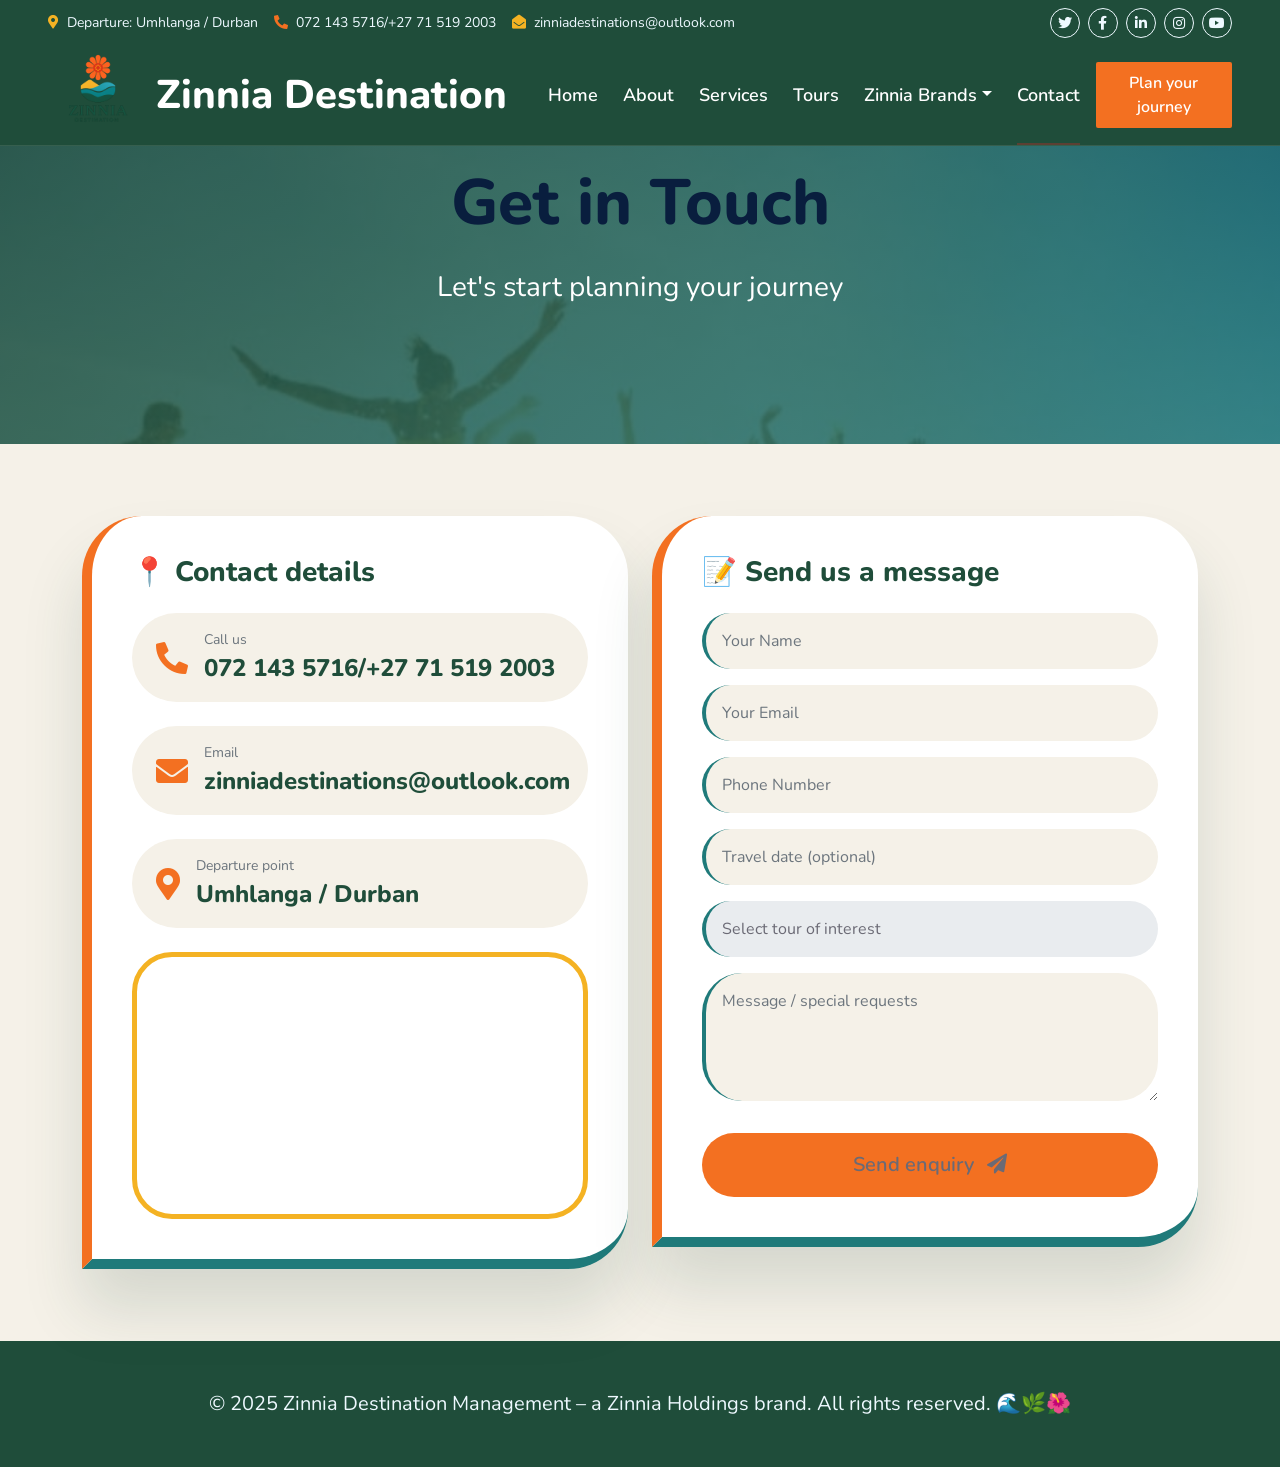
<file: contact-destination.html>
<!DOCTYPE html>
<html lang="en">
<head>
    <meta charset="utf-8">
    <title>Contact - Zinnia Destination</title>
    <meta content="width=device-width, initial-scale=1.0" name="viewport">
    <meta content="Zinnia Destination, contact, book a tour, KwaZulu-Natal travel" name="keywords">
    <meta content="Contact Zinnia Destination Management to book your curated travel experience in KwaZulu-Natal." name="description">
    <link href="https://fonts.googleapis.com/css2?family=Nunito:wght@400;600;700;800&family=Rubik:wght@400;500;600;700&display=swap" rel="stylesheet">
    <link href="https://cdnjs.cloudflare.com/ajax/libs/font-awesome/5.10.0/css/all.min.css" rel="stylesheet">
    <link href="https://cdn.jsdelivr.net/npm/bootstrap-icons@1.4.1/font/bootstrap-icons.css" rel="stylesheet">
    <link href="lib/owlcarousel/assets/owl.carousel.min.css" rel="stylesheet">
    <link href="lib/animate/animate.min.css" rel="stylesheet">
    <link href="css/bootstrap.min.css" rel="stylesheet">
    <link href="css/style.css" rel="stylesheet">
    <style>
        :root { 
            --dest-forest: #1F4D3A;
            --dest-teal: #1F7A7A;
            --dest-sunset: #F37021;
            --dest-mustard: #F4B223;
            --dest-sand: #F5F1E8;
        }
        body { background-color: var(--dest-sand); font-family: 'Nunito', sans-serif; }
        .bg-forest { background: var(--dest-forest); }
        .bg-teal { background: var(--dest-teal); }
        .bg-sunset { background: var(--dest-sunset); }
        .text-forest { color: var(--dest-forest); }
        .btn-forest { background: var(--dest-forest); color: #fff; }
        .navbar-dest { background: var(--dest-forest) !important; }
        .navbar-logo { height: 100px; width: auto; }
        
        .contact-hero {
            position: relative;
            padding: 120px 0;
            background-image: url('img/d32.jpeg');
            background-size: cover;
            background-position: center;
            background-attachment: fixed;
            position: relative;
            overflow: hidden;
        }
        .contact-hero::before {
            content: '';
            position: absolute;
            top: 0;
            left: 0;
            width: 100%;
            height: 100%;
            background: linear-gradient(135deg, rgba(31,77,58,0.85), rgba(31,122,122,0.8));
            z-index: 1;
        }
        .contact-hero .container {
            position: relative;
            z-index: 2;
        }
        .contact-card-art {
            background: white;
            border-radius: 60px 60px 60px 0;
            padding: 2.5rem;
            box-shadow: 0 40px 60px rgba(31,77,58,0.15);
            border-left: 10px solid var(--dest-sunset);
            border-bottom: 10px solid var(--dest-teal);
        }
        .contact-item {
            display: flex;
            align-items: center;
            gap: 1rem;
            margin: 1.5rem 0;
            background: var(--dest-sand);
            padding: 1rem 1.5rem;
            border-radius: 70px;
        }
        .form-control-beauty {
            border: none;
            background: var(--dest-sand);
            padding: 1rem;
            border-radius: 40px;
            margin-bottom: 1rem;
            border-left: 4px solid var(--dest-teal);
        }
        .footer-dest { background: var(--dest-forest); color: #ddd; }
        
        @media (max-width: 768px) {
            .contact-hero { padding: 80px 0; }
            .contact-hero h1 { font-size: 2.5rem; }
            .contact-card-art { padding: 1.5rem; }
        }
    </style>
</head>
<body>
    <div id="spinner" class="show bg-white position-fixed translate-middle w-100 vh-100 top-50 start-50 d-flex align-items-center justify-content-center"><div class="spinner"></div></div>

    <!-- Topbar -->
    <div class="container-fluid bg-forest px-5 d-none d-lg-block">
        <div class="row gx-0">
            <div class="col-lg-8 text-center text-lg-start">
                <div class="d-inline-flex align-items-center" style="height:45px">
                    <small class="me-3 text-light"><i class="fa fa-map-marker-alt me-2" style="color:var(--dest-mustard);"></i>Departure: Umhlanga / Durban</small>
                    <small class="me-3 text-light"><i class="fa fa-phone-alt me-2" style="color:var(--dest-sunset);"></i>072 143 5716/+27 71 519 2003</small>
                    <small class="text-light"><i class="fa fa-envelope-open me-2" style="color:var(--dest-mustard);"></i>zinniadestinations@outlook.com</small>
                </div>
            </div>
            <div class="col-lg-4 text-center text-lg-end">
                <div class="d-inline-flex align-items-center" style="height:45px">
                    <a class="btn btn-sm btn-outline-light btn-sm-square rounded-circle me-2" href="#"><i class="fab fa-twitter"></i></a>
                    <a class="btn btn-sm btn-outline-light btn-sm-square rounded-circle me-2" href="#"><i class="fab fa-facebook-f"></i></a>
                    <a class="btn btn-sm btn-outline-light btn-sm-square rounded-circle me-2" href="#"><i class="fab fa-linkedin-in"></i></a>
                    <a class="btn btn-sm btn-outline-light btn-sm-square rounded-circle me-2" href="#"><i class="fab fa-instagram"></i></a>
                    <a class="btn btn-sm btn-outline-light btn-sm-square rounded-circle" href="#"><i class="fab fa-youtube"></i></a>
                </div>
            </div>
        </div>
    </div>

    <!-- Navbar -->
    <div class="container-fluid position-relative p-0">
        <nav class="navbar navbar-expand-lg navbar-dark px-5 py-3 py-lg-0 navbar-dest">
            <a href="indexDestination.html" class="navbar-brand p-0 d-flex align-items-center">
                <img src="img/destination.png" alt="Zinnia Holdings Logo" class="navbar-logo me-2">
                <h1 class="m-0 text-white">Zinnia Destination</h1>
            </a>
            <button class="navbar-toggler" data-bs-toggle="collapse" data-bs-target="#navbarCollapse"><span class="fa fa-bars"></span></button>
            <div class="collapse navbar-collapse" id="navbarCollapse">
                <div class="navbar-nav ms-auto py-0">
                    <a href="indexDestination.html" class="nav-item nav-link">Home</a>
                    <a href="about-destination.html" class="nav-item nav-link">About</a>
                    <a href="services-destination.html" class="nav-item nav-link">Services</a>
                    <a href="tours-destination.html" class="nav-item nav-link">Tours</a>
                    <div class="nav-item dropdown">
                        <a href="#" class="nav-link dropdown-toggle" data-bs-toggle="dropdown">Zinnia Brands</a>
                        <div class="dropdown-menu m-0">
                            <a href="index.html" class="dropdown-item">Holdings</a>
                            <a href="indexBranding.html" class="dropdown-item">Branding</a>
                            <a href="indexHealth.html" class="dropdown-item">Wellness</a>
                        </div>
                    </div>
                    <a href="contact-destination.html" class="nav-item nav-link active">Contact</a>
                </div>
                <a href="contact-destination.html" class="btn btn-sunset py-2 px-4 ms-3" style="background:var(--dest-sunset); color:white;">Plan your journey</a>
            </div>
        </nav>

        <!-- Hero Section with Background Image -->
        <div class="contact-hero text-white text-center">
            <div class="container">
                <h1 class="display-3 fw-bold mb-4">Get in Touch</h1>
                <p class="fs-3">Let's start planning your journey</p>
            </div>
        </div>
    </div>

    <!-- Contact content (keep your existing contact content here) -->
    <div class="container-fluid py-5">
        <div class="container py-4">
            <div class="row g-4">
                <div class="col-md-6">
                    <div class="contact-card-art">
                        <h3 class="fw-bold mb-4" style="color:var(--dest-forest);">📍 Contact details</h3>
                        <div class="contact-item">
                            <i class="fas fa-phone-alt fa-2x" style="color:var(--dest-sunset);"></i>
                            <div>
                                <p class="mb-0 small text-muted">Call us</p>
                                <p class="fs-4 fw-bold mb-0" style="color:var(--dest-forest);">072 143 5716/+27 71 519 2003</p>
                            </div>
                        </div>
                        <div class="contact-item">
                            <i class="fas fa-envelope fa-2x" style="color:var(--dest-sunset);"></i>
                            <div>
                                <p class="mb-0 small text-muted">Email</p>
                                <p class="fs-4 fw-bold mb-0" style="color:var(--dest-forest);">zinniadestinations@outlook.com</p>
                            </div>
                        </div>
                        <div class="contact-item">
                            <i class="fas fa-map-marker-alt fa-2x" style="color:var(--dest-sunset);"></i>
                            <div>
                                <p class="mb-0 small text-muted">Departure point</p>
                                <p class="fs-4 fw-bold mb-0" style="color:var(--dest-forest);">Umhlanga / Durban</p>
                            </div>
                        </div>
                        <div class="mt-4" style="border-radius: 40px; overflow: hidden; border: 5px solid var(--dest-mustard);">
                            <iframe src="https://www.google.com/maps/embed?pb=!1m18!1m12!1m3!1d220494.30525461467!2d30.767010387011866!3d-29.85868016999999!2m3!1f0!2f0!3f0!3m2!1i1024!2i768!4f13.1!3m3!1m2!1s0x1ef7073a097c2f69%3A0x4019c3d4d8f2e70!2sDurban!5e0!3m2!1sen!2sza!4v1710000000000!5m2!1sen!2sza" width="100%" height="250" style="border:0;" allowfullscreen="" loading="lazy"></iframe>
                        </div>
                    </div>
                </div>
                <div class="col-md-6">
                    <div class="contact-card-art">
                        <h3 class="fw-bold mb-4" style="color:var(--dest-forest);">📝 Send us a message</h3>
                        <form>
                            <input type="text" class="form-control form-control-beauty" placeholder="Your Name">
                            <input type="email" class="form-control form-control-beauty" placeholder="Your Email">
                            <input type="tel" class="form-control form-control-beauty" placeholder="Phone Number">
                            <input type="text" class="form-control form-control-beauty" placeholder="Travel date (optional)">
                            <select class="form-control form-control-beauty">
                                <option>Select tour of interest</option>
                                <option>Drakensberg Adventure</option>
                                <option>Durban Cultural Tour</option>
                                <option>Inanda Township Tour</option>
                                <option>Custom Tour</option>
                            </select>
                            <textarea class="form-control form-control-beauty" rows="4" placeholder="Message / special requests"></textarea>
                            <button class="btn btn-sunset btn-lg w-100 py-3 mt-3 rounded-pill" style="background:var(--dest-sunset);" type="submit">Send enquiry <i class="fas fa-paper-plane ms-2"></i></button>
                        </form>
                    </div>
                </div>
            </div>
        </div>
    </div>

    <!-- Footer -->
    <div class="container-fluid footer-dest text-light py-5">
        <div class="container text-center">
            <p class="mb-0 fs-5">© 2025 Zinnia Destination Management – a Zinnia Holdings brand. All rights reserved. 🌊🌿🌺</p>
        </div>
    </div>

    <a href="#" class="btn btn-lg btn-sunset btn-lg-square rounded-circle back-to-top" style="background:var(--dest-sunset); color:white;"><i class="bi bi-arrow-up"></i></a>

    <script src="https://code.jquery.com/jquery-3.4.1.min.js"></script>
    <script src="https://cdn.jsdelivr.net/npm/bootstrap@5.0.0/dist/js/bootstrap.bundle.min.js"></script>
    <script src="lib/wow/wow.min.js"></script>
    <script src="js/main.js"></script>
</body>
</html>
</file>
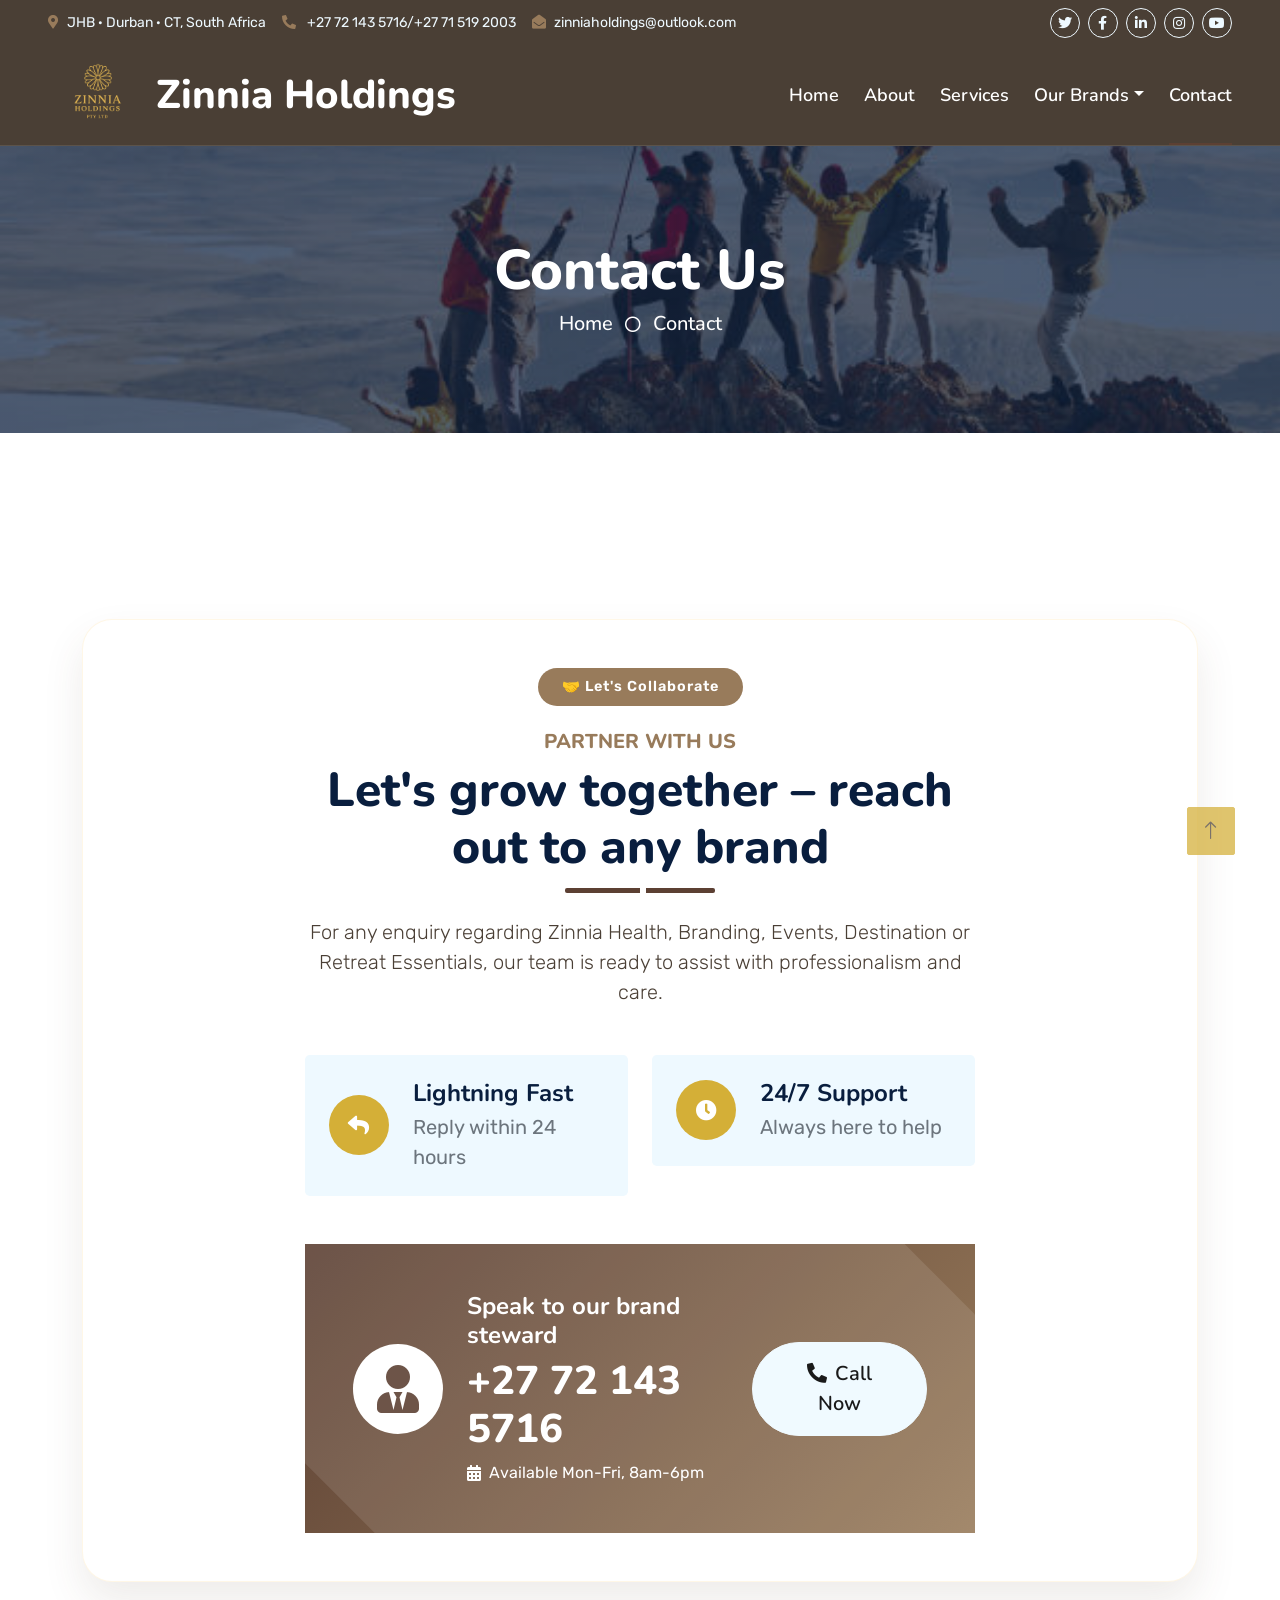
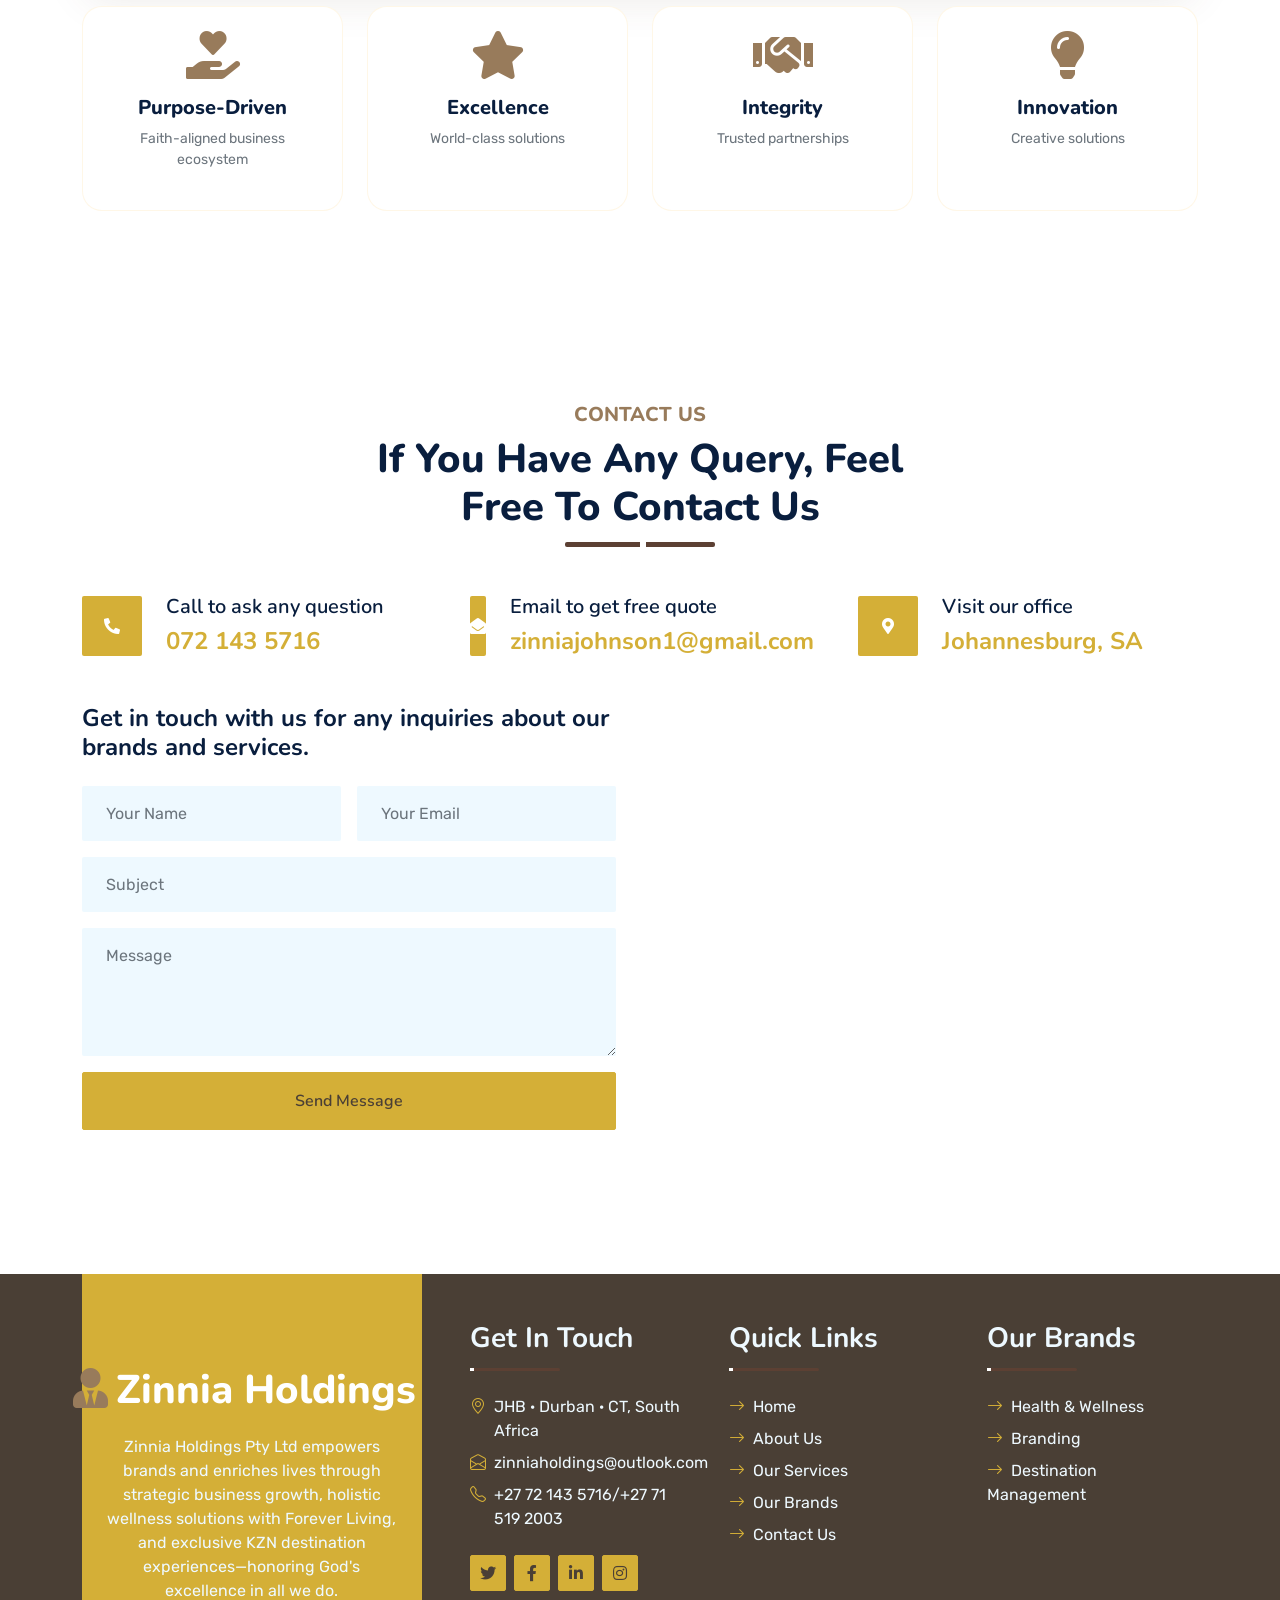
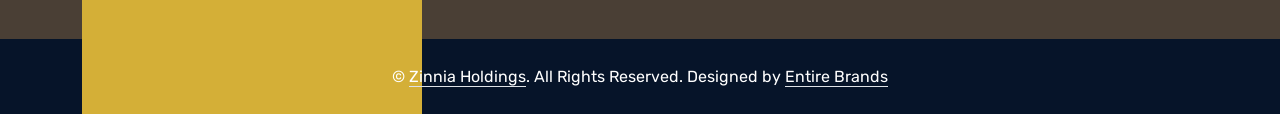
<file: contact.html>
<!-- ============================================ -->
<!-- FILE: contact.html (updated with Partner section) -->
<!-- ============================================ -->
<!DOCTYPE html>
<html lang="en">

<head>
    <meta charset="utf-8">
    <title>Zinnia Holdings – Contact Us</title>
    <meta content="width=device-width, initial-scale=1.0" name="viewport">
    <meta content="Zinnia Holdings, wellness, branding, events, destination management" name="keywords">
    <meta content="Zinnia Holdings – purpose-driven, faith-aligned holding company." name="description">

    <!-- Favicon -->
    <link href="img/favicon.ico" rel="icon">

    <!-- Google Web Fonts -->
    <link rel="preconnect" href="https://fonts.googleapis.com">
    <link rel="preconnect" href="https://fonts.gstatic.com" crossorigin>
    <link href="https://fonts.googleapis.com/css2?family=Nunito:wght@400;600;700;800&family=Rubik:wght@400;500;600;700&display=swap" rel="stylesheet">

    <!-- Icon Font Stylesheet -->
    <link href="https://cdnjs.cloudflare.com/ajax/libs/font-awesome/5.10.0/css/all.min.css" rel="stylesheet">
    <link href="https://cdn.jsdelivr.net/npm/bootstrap-icons@1.4.1/font/bootstrap-icons.css" rel="stylesheet">

    <!-- Libraries Stylesheet -->
    <link href="lib/owlcarousel/assets/owl.carousel.min.css" rel="stylesheet">
    <link href="lib/animate/animate.min.css" rel="stylesheet">

    <!-- Customized Bootstrap Stylesheet -->
    <link href="css/bootstrap.min.css" rel="stylesheet">

    <!-- Template Stylesheet -->
    <link href="css/style.css" rel="stylesheet">
    
    <style>
        /* Additional styles for the partner section */
        .partner-section {
            background: linear-gradient(135deg, rgba(92,64,51,0.05) 0%, rgba(251,175,27,0.05) 100%);
            border-radius: 20px;
            padding: 3rem;
            margin: 2rem 0;
        }
        
        .partner-card {
            background: white;
            border-radius: 15px;
            padding: 2rem;
            box-shadow: 0 10px 30px rgba(0,0,0,0.1);
            transition: all 0.3s ease;
        }
        
        .partner-card:hover {
            transform: translateY(-5px);
            box-shadow: 0 15px 40px rgba(92,64,51,0.15);
        }
        
        .brand-badge {
            background: var(--secondary);
            color: white;
            padding: 0.5rem 1rem;
            border-radius: 50px;
            font-size: 0.9rem;
            display: inline-block;
            margin-bottom: 1rem;
        }
        
        .quick-response {
            border-left: 4px solid var(--secondary);
            padding-left: 1.5rem;
            margin: 1.5rem 0;
        }
        
        .phone-block {
            background: var(--primary);
            color: white;
            border-radius: 15px;
            padding: 1.5rem;
            text-align: center;
            transition: all 0.3s ease;
        }
        
        .phone-block:hover {
            background: var(--secondary);
            transform: scale(1.02);
        }
        
        .phone-block i {
            font-size: 2rem;
            color: var(--secondary);
            margin-bottom: 1rem;
        }
        
        .phone-block:hover i {
            color: white;
        }
        
        .phone-number {
            font-size: 1.8rem;
            font-weight: bold;
            color: white;
            text-decoration: none;
        }
        
        .phone-number:hover {
            color: var(--secondary);
        }
        /* Updated styles for the cleaner partner section */
.partner-card {
    background: white;
    border-radius: 30px;
    padding: 2rem;
    box-shadow: 0 20px 40px rgba(92,64,51,0.1);
    transition: all 0.3s ease;
    border: 1px solid rgba(251,175,27,0.1);
}

.partner-card:hover {
    box-shadow: 0 30px 60px rgba(92,64,51,0.15);
}

.brand-badge {
    background: var(--secondary);
    color: white;
    padding: 0.5rem 1.5rem;
    border-radius: 50px;
    font-size: 0.9rem;
    display: inline-block;
    font-weight: 600;
    letter-spacing: 1px;
}

.steward-contact {
    position: relative;
    overflow: hidden;
}

.steward-contact::before {
    content: '';
    position: absolute;
    top: -50%;
    right: -50%;
    width: 200%;
    height: 200%;
    background: rgba(255,255,255,0.1);
    transform: rotate(45deg);
    animation: shine 3s infinite;
}

@keyframes shine {
    0% { transform: translateX(-100%) rotate(45deg); }
    20%, 100% { transform: translateX(100%) rotate(45deg); }
}

.value-card {
    background: white;
    border-radius: 20px;
    transition: all 0.3s ease;
    border: 1px solid rgba(251,175,27,0.1);
    padding: 1.5rem;
}

.value-card:hover {
    transform: translateY(-10px);
    box-shadow: 0 20px 40px rgba(92,64,51,0.1);
    border-color: var(--secondary);
}

.value-icon {
    transition: all 0.3s ease;
}

.value-card:hover .value-icon {
    transform: scale(1.1);
}

/* Responsive adjustments */
@media (max-width: 768px) {
    .partner-card {
        padding: 1.5rem;
    }
    
    .steward-contact {
        text-align: center;
    }
    
    .steward-contact .d-flex {
        flex-direction: column;
        text-align: center;
    }
    
    .steward-contact .ms-4 {
        margin-left: 0 !important;
        margin-top: 1rem;
    }
}
.navbar-logo {
    height: 100px;
    width: auto;
}
    </style>
</head>

<body>
    <!-- Spinner Start -->
    <div id="spinner" class="show bg-white position-fixed translate-middle w-100 vh-100 top-50 start-50 d-flex align-items-center justify-content-center">
        <div class="spinner"></div>
    </div>
    <!-- Spinner End -->

    <!-- Topbar Start -->
    <div class="container-fluid bg-dark px-5 d-none d-lg-block">
        <div class="row gx-0">
            <div class="col-lg-8 text-center text-lg-start mb-2 mb-lg-0">
                <div class="d-inline-flex align-items-center" style="height: 45px;">
                    <small class="me-3 text-light"><i class="fa fa-map-marker-alt me-2" style="color: var(--secondary);"></i>JHB · Durban · CT, South Africa</small>
                    <small class="me-3 text-light"><i class="fa fa-phone-alt me-2" style="color: var(--secondary);"></i> +27 72 143 5716/+27 71 519 2003</small>
                    <small class="text-light"><i class="fa fa-envelope-open me-2" style="color: var(--secondary);"></i>zinniaholdings@outlook.com </small>
                </div>
            </div>
            <div class="col-lg-4 text-center text-lg-end">
                <div class="d-inline-flex align-items-center" style="height: 45px;">
                    <a class="btn btn-sm btn-outline-light btn-sm-square rounded-circle me-2" href=""><i class="fab fa-twitter fw-normal"></i></a>
                    <a class="btn btn-sm btn-outline-light btn-sm-square rounded-circle me-2" href=""><i class="fab fa-facebook-f fw-normal"></i></a>
                    <a class="btn btn-sm btn-outline-light btn-sm-square rounded-circle me-2" href=""><i class="fab fa-linkedin-in fw-normal"></i></a>
                    <a class="btn btn-sm btn-outline-light btn-sm-square rounded-circle me-2" href=""><i class="fab fa-instagram fw-normal"></i></a>
                    <a class="btn btn-sm btn-outline-light btn-sm-square rounded-circle" href=""><i class="fab fa-youtube fw-normal"></i></a>
                </div>
            </div>
        </div>
    </div>
    <!-- Topbar End -->

    <!-- Navbar Start -->
    <div class="container-fluid position-relative p-0">
        <nav class="navbar navbar-expand-lg navbar-dark px-5 py-3 py-lg-0" style="background-color: var(--primary);">
             <a href="index.html" class="navbar-brand p-0 d-flex align-items-center">
    <img src="img/holding.png" alt="Zinnia Holdings Logo" class="navbar-logo me-2">
    <h1 class="m-0 text-white">Zinnia Holdings</h1>
</a>
            <button class="navbar-toggler" type="button" data-bs-toggle="collapse" data-bs-target="#navbarCollapse">
                <span class="fa fa-bars"></span>
            </button>
            <div class="collapse navbar-collapse" id="navbarCollapse">
                <div class="navbar-nav ms-auto py-0">
                    <a href="index.html" class="nav-item nav-link">Home</a>
                    <a href="about.html" class="nav-item nav-link">About</a>
                    <a href="service.html" class="nav-item nav-link">Services</a>
                    <div class="nav-item dropdown">
                        <a href="#" class="nav-link dropdown-toggle" data-bs-toggle="dropdown">Our Brands</a>
                        <div class="dropdown-menu m-0">
                            <a href="indexHealth.html" class="dropdown-item">Zinnia Health & Wellness</a>
                            <a href="indexBranding.html" class="dropdown-item">Zinnia Branding</a>
                            <a href="indexDestination.html" class="dropdown-item">Zinnia Destination</a>
                        </div>
                    </div>
                    <a href="contact.html" class="nav-item nav-link active">Contact</a>
                </div>
            </div>
        </nav>

        <div class="container-fluid bg-primary py-5 bg-header" style="margin-bottom: 90px;">
            <div class="row py-5">
                <div class="col-12 pt-lg-5 mt-lg-5 text-center">
                    <h1 class="display-4 text-white animated zoomIn">Contact Us</h1>
                    <a href="index.html" class="h5 text-white">Home</a>
                    <i class="far fa-circle text-white px-2"></i>
                    <a href="contact.html" class="h5 text-white">Contact</a>
                </div>
            </div>
        </div>
    </div>
    <!-- Navbar End -->

    <!-- Full Screen Search Start -->
    <div class="modal fade" id="searchModal" tabindex="-1">
        <div class="modal-dialog modal-fullscreen">
            <div class="modal-content" style="background: rgba(92,64,51,0.9);">
                <div class="modal-header border-0">
                    <button type="button" class="btn bg-white btn-close" data-bs-dismiss="modal" aria-label="Close"></button>
                </div>
                <div class="modal-body d-flex align-items-center justify-content-center">
                    <div class="input-group" style="max-width: 600px;">
                        <input type="text" class="form-control bg-transparent border-primary p-3" placeholder="Search brand or service" style="border-color: var(--secondary) !important;">
                        <button class="btn px-4" style="background-color: var(--secondary); border-color: var(--secondary); color: white;"><i class="bi bi-search"></i></button>
                    </div>
                </div>
            </div>
        </div>
    </div>
    <!-- Full Screen Search End -->

    <!-- Partner with Us Section Start (Clean Version) -->
<div class="container-fluid py-5 wow fadeInUp" data-wow-delay="0.1s">
    <div class="container py-5">
        <div class="row g-5">
            <!-- Main Partner Card - Full Width Elegant Design -->
            <div class="col-12">
                <div class="partner-card p-5">
                    <div class="row">
                        <div class="col-lg-8 mx-auto">
                            <div class="text-center mb-5">
                                <span class="brand-badge mb-4">🤝 Let's Collaborate</span>
                                <div class="section-title text-center position-relative pb-3 mb-4">
                                    <h5 class="fw-bold text-uppercase" style="color: var(--secondary);">Partner with us</h5>
                                    <h1 class="display-5 mb-0">Let's grow together – reach out to any brand</h1>
                                </div>
                                <p class="lead mb-0">For any enquiry regarding Zinnia Health, Branding, Events, Destination or Retreat Essentials, our team is ready to assist with professionalism and care.</p>
                            </div>
                            
                            <!-- Quick Response Features in Grid -->
                            <div class="row g-4 mb-5">
                                <div class="col-sm-6">
                                    <div class="d-flex align-items-center p-4 bg-light rounded-3">
                                        <div class="flex-shrink-0">
                                            <div class="bg-primary rounded-circle d-flex align-items-center justify-content-center" style="width: 60px; height: 60px;">
                                                <i class="fa fa-reply text-white fa-lg"></i>
                                            </div>
                                        </div>
                                        <div class="ms-4">
                                            <h4 class="mb-1">Lightning Fast</h4>
                                            <p class="text-muted mb-0 fs-5">Reply within 24 hours</p>
                                        </div>
                                    </div>
                                </div>
                                <div class="col-sm-6">
                                    <div class="d-flex align-items-center p-4 bg-light rounded-3">
                                        <div class="flex-shrink-0">
                                            <div class="bg-primary rounded-circle d-flex align-items-center justify-content-center" style="width: 60px; height: 60px;">
                                                <i class="fa fa-clock text-white fa-lg"></i>
                                            </div>
                                        </div>
                                        <div class="ms-4">
                                            <h4 class="mb-1">24/7 Support</h4>
                                            <p class="text-muted mb-0 fs-5">Always here to help</p>
                                        </div>
                                    </div>
                                </div>
                            </div>
                            
                            <!-- Steward Contact - Enhanced Full Width -->
                            <div class="steward-contact p-5 rounded-4" style="background: linear-gradient(135deg, var(--primary) 0%, var(--secondary) 100%);">
                                <div class="row align-items-center">
                                    <div class="col-md-8">
                                        <div class="d-flex align-items-center">
                                            <div class="flex-shrink-0">
                                                <div class="bg-white rounded-circle d-flex align-items-center justify-content-center" style="width: 90px; height: 90px;">
                                                    <i class="fa fa-user-tie fa-3x" style="color: var(--primary);"></i>
                                                </div>
                                            </div>
                                            <div class="ms-4 text-white">
                                                <h4 class="text-white mb-2">Speak to our brand steward</h4>
                                                <h1 class="text-white mb-2 display-6">+27 72 143 5716</h1>
                                                <div class="d-flex align-items-center">
                                                    <i class="fa fa-calendar-alt me-2"></i>
                                                    <span>Available Mon-Fri, 8am-6pm</span>
                                                </div>
                                            </div>
                                        </div>
                                    </div>
                                    <div class="col-md-4 text-md-end mt-4 mt-md-0">
                                        <a href="tel:0721435716" class="btn btn-light btn-lg rounded-pill px-5 py-3">
                                            <i class="fa fa-phone-alt me-2"></i>Call Now
                                        </a>
                                    </div>
                                </div>
                            </div>
                        </div>
                    </div>
                </div>
            </div>
            
            <!-- Value Proposition Cards Below -->
            <div class="col-12 mt-4">
                <div class="row g-4">
                    <div class="col-md-3 col-6">
                        <div class="value-card text-center p-4 h-100">
                            <div class="value-icon mb-3">
                                <i class="fa fa-hand-holding-heart fa-3x" style="color: var(--secondary);"></i>
                            </div>
                            <h5 class="fw-bold">Purpose-Driven</h5>
                            <p class="text-muted small">Faith-aligned business ecosystem</p>
                        </div>
                    </div>
                    <div class="col-md-3 col-6">
                        <div class="value-card text-center p-4 h-100">
                            <div class="value-icon mb-3">
                                <i class="fa fa-star fa-3x" style="color: var(--secondary);"></i>
                            </div>
                            <h5 class="fw-bold">Excellence</h5>
                            <p class="text-muted small">World-class solutions</p>
                        </div>
                    </div>
                    <div class="col-md-3 col-6">
                        <div class="value-card text-center p-4 h-100">
                            <div class="value-icon mb-3">
                                <i class="fa fa-handshake fa-3x" style="color: var(--secondary);"></i>
                            </div>
                            <h5 class="fw-bold">Integrity</h5>
                            <p class="text-muted small">Trusted partnerships</p>
                        </div>
                    </div>
                    <div class="col-md-3 col-6">
                        <div class="value-card text-center p-4 h-100">
                            <div class="value-icon mb-3">
                                <i class="fa fa-lightbulb fa-3x" style="color: var(--secondary);"></i>
                            </div>
                            <h5 class="fw-bold">Innovation</h5>
                            <p class="text-muted small">Creative solutions</p>
                        </div>
                    </div>
                </div>
            </div>
        </div>
    </div>
</div>
<!-- Partner with Us Section End -->

    <!-- Contact Start -->
    <div class="container-fluid py-5 wow fadeInUp" data-wow-delay="0.1s">
        <div class="container py-5">
            <div class="section-title text-center position-relative pb-3 mb-5 mx-auto" style="max-width: 600px;">
                <h5 class="fw-bold text-uppercase" style="color: var(--secondary);">Contact Us</h5>
                <h1 class="mb-0">If You Have Any Query, Feel Free To Contact Us</h1>
            </div>
            <div class="row g-5 mb-5">
                <div class="col-lg-4">
                    <div class="d-flex align-items-center wow fadeIn" data-wow-delay="0.1s">
                        <div class="bg-primary d-flex align-items-center justify-content-center rounded" style="width: 60px; height: 60px;">
                            <i class="fa fa-phone-alt text-white"></i>
                        </div>
                        <div class="ps-4">
                            <h5 class="mb-2">Call to ask any question</h5>
                            <h4 class="text-primary mb-0">072 143 5716</h4>
                        </div>
                    </div>
                </div>
                <div class="col-lg-4">
                    <div class="d-flex align-items-center wow fadeIn" data-wow-delay="0.4s">
                        <div class="bg-primary d-flex align-items-center justify-content-center rounded" style="width: 60px; height: 60px;">
                            <i class="fa fa-envelope-open text-white"></i>
                        </div>
                        <div class="ps-4">
                            <h5 class="mb-2">Email to get free quote</h5>
                            <h4 class="text-primary mb-0">zinniajohnson1@gmail.com</h4>
                        </div>
                    </div>
                </div>
                <div class="col-lg-4">
                    <div class="d-flex align-items-center wow fadeIn" data-wow-delay="0.8s">
                        <div class="bg-primary d-flex align-items-center justify-content-center rounded" style="width: 60px; height: 60px;">
                            <i class="fa fa-map-marker-alt text-white"></i>
                        </div>
                        <div class="ps-4">
                            <h5 class="mb-2">Visit our office</h5>
                            <h4 class="text-primary mb-0">Johannesburg, SA</h4>
                        </div>
                    </div>
                </div>
            </div>
            <div class="row g-5">
                <div class="col-lg-6 wow slideInUp" data-wow-delay="0.3s">
                    <h4 class="mb-4">Get in touch with us for any inquiries about our brands and services.</h4>
                    <form>
                        <div class="row g-3">
                            <div class="col-md-6">
                                <input type="text" class="form-control border-0 bg-light px-4" placeholder="Your Name" style="height: 55px;">
                            </div>
                            <div class="col-md-6">
                                <input type="email" class="form-control border-0 bg-light px-4" placeholder="Your Email" style="height: 55px;">
                            </div>
                            <div class="col-12">
                                <input type="text" class="form-control border-0 bg-light px-4" placeholder="Subject" style="height: 55px;">
                            </div>
                            <div class="col-12">
                                <textarea class="form-control border-0 bg-light px-4 py-3" rows="4" placeholder="Message"></textarea>
                            </div>
                            <div class="col-12">
                                <button class="btn btn-primary w-100 py-3" type="submit">Send Message</button>
                            </div>
                        </div>
                    </form>
                </div>
                <div class="col-lg-6 wow slideInUp" data-wow-delay="0.6s">
                    <iframe class="position-relative rounded w-100 h-100"
                        src="https://www.google.com/maps/embed?pb=!1m18!1m12!1m3!1d220494.30525461467!2d30.767010387011866!3d-29.85868016999999!2m3!1f0!2f0!3f0!3m2!1i1024!2i768!4f13.1!3m3!1m2!1s0x1ef7073a097c2f69%3A0x4019c3d4d8f2e70!2sDurban!5e0!3m2!1sen!2sza!4v1710000000000!5m2!1sen!2sza"
                        frameborder="0" style="min-height: 350px; border:0;" allowfullscreen="" aria-hidden="false"
                        tabindex="0"></iframe>
                </div>
            </div>
        </div>
    </div>
    <!-- Contact End -->

    <!-- Footer Start -->
    <div class="container-fluid bg-dark text-light mt-5 wow fadeInUp" data-wow-delay="0.1s">
        <div class="container">
            <div class="row gx-5">
                <div class="col-lg-4 col-md-6 footer-about">
                    <div class="d-flex flex-column align-items-center justify-content-center text-center h-100 bg-primary p-4">
                        <a href="index.html" class="navbar-brand">
                            <h1 class="m-0 text-white"><i class="fa fa-user-tie me-2" style="color: var(--secondary);"></i>Zinnia Holdings</h1>
                        </a>
                        <p class="mt-3 mb-4">Zinnia Holdings Pty Ltd empowers brands and enriches lives through strategic business growth, holistic wellness solutions with Forever Living, and exclusive KZN destination experiences—honoring God's excellence in all we do.</p>
                    </div>
                </div>
                <div class="col-lg-8 col-md-6">
                    <div class="row gx-5">
                        <div class="col-lg-4 col-md-12 pt-5 mb-5">
                            <div class="section-title section-title-sm position-relative pb-3 mb-4">
                                <h3 class="text-light mb-0">Get In Touch</h3>
                            </div>
                            <div class="d-flex mb-2">
                                <i class="bi bi-geo-alt text-primary me-2"></i>
                                <p class="mb-0">JHB · Durban · CT, South Africa</p>
                            </div>
                            <div class="d-flex mb-2">
                                <i class="bi bi-envelope-open text-primary me-2"></i>
                                <p class="mb-0">zinniaholdings@outlook.com </p>
                            </div>
                            <div class="d-flex mb-2">
                                <i class="bi bi-telephone text-primary me-2"></i>
                                <p class="mb-0">+27 72 143 5716/+27 71 519 2003 </p>
                            </div>
                            <div class="d-flex mt-4">
                                <a class="btn btn-primary btn-square me-2" href="#"><i class="fab fa-twitter fw-normal"></i></a>
                                <a class="btn btn-primary btn-square me-2" href="#"><i class="fab fa-facebook-f fw-normal"></i></a>
                                <a class="btn btn-primary btn-square me-2" href="#"><i class="fab fa-linkedin-in fw-normal"></i></a>
                                <a class="btn btn-primary btn-square" href="#"><i class="fab fa-instagram fw-normal"></i></a>
                            </div>
                        </div>
                        <div class="col-lg-4 col-md-12 pt-0 pt-lg-5 mb-5">
                            <div class="section-title section-title-sm position-relative pb-3 mb-4">
                                <h3 class="text-light mb-0">Quick Links</h3>
                            </div>
                            <div class="link-animated d-flex flex-column justify-content-start">
                                <a class="text-light mb-2" href="index.html"><i class="bi bi-arrow-right text-primary me-2"></i>Home</a>
                                <a class="text-light mb-2" href="about.html"><i class="bi bi-arrow-right text-primary me-2"></i>About Us</a>
                                <a class="text-light mb-2" href="service.html"><i class="bi bi-arrow-right text-primary me-2"></i>Our Services</a>
                                <a class="text-light mb-2" href="#brands"><i class="bi bi-arrow-right text-primary me-2"></i>Our Brands</a>
                                <a class="text-light" href="contact.html"><i class="bi bi-arrow-right text-primary me-2"></i>Contact Us</a>
                            </div>
                        </div>
                        <div class="col-lg-4 col-md-12 pt-0 pt-lg-5 mb-5">
                            <div class="section-title section-title-sm position-relative pb-3 mb-4">
                                <h3 class="text-light mb-0">Our Brands</h3>
                            </div>
                            <div class="link-animated d-flex flex-column justify-content-start">
                                <a class="text-light mb-2" href="indexHealth.html"><i class="bi bi-arrow-right text-primary me-2"></i>Health & Wellness</a>
                                <a class="text-light mb-2" href="indexBranding.html"><i class="bi bi-arrow-right text-primary me-2"></i>Branding</a>
                                <a class="text-light" href="indexDestination.html"><i class="bi bi-arrow-right text-primary me-2"></i>Destination Management</a>
                            </div>
                        </div>
                    </div>
                </div>
            </div>
        </div>
    </div>
    <div class="container-fluid text-white" style="background: #061429;">
        <div class="container text-center">
            <div class="row justify-content-center">
                <div class="col-lg-8">
                    <div class="d-flex align-items-center justify-content-center" style="height: 75px;">
                        <p class="mb-0">&copy; <a class="text-white border-bottom" href="#">Zinnia Holdings</a>. All Rights Reserved. 
                        Designed by <a class="text-white border-bottom" href="#">Entire Brands</a></p>
                    </div>
                </div>
            </div>
        </div>
    </div>
    <!-- Footer End -->

    <!-- Back to Top -->
    <a href="#" class="btn btn-lg btn-primary btn-lg-square rounded back-to-top"><i class="bi bi-arrow-up"></i></a>

    <!-- JavaScript Libraries -->
    <script src="https://code.jquery.com/jquery-3.4.1.min.js"></script>
    <script src="https://cdn.jsdelivr.net/npm/bootstrap@5.0.0/dist/js/bootstrap.bundle.min.js"></script>
    <script src="lib/wow/wow.min.js"></script>
    <script src="lib/easing/easing.min.js"></script>
    <script src="lib/waypoints/waypoints.min.js"></script>
    <script src="lib/counterup/counterup.min.js"></script>
    <script src="lib/owlcarousel/owl.carousel.min.js"></script>

    <!-- Template Javascript -->
    <script src="js/main.js"></script>
</body>

</html>
</file>
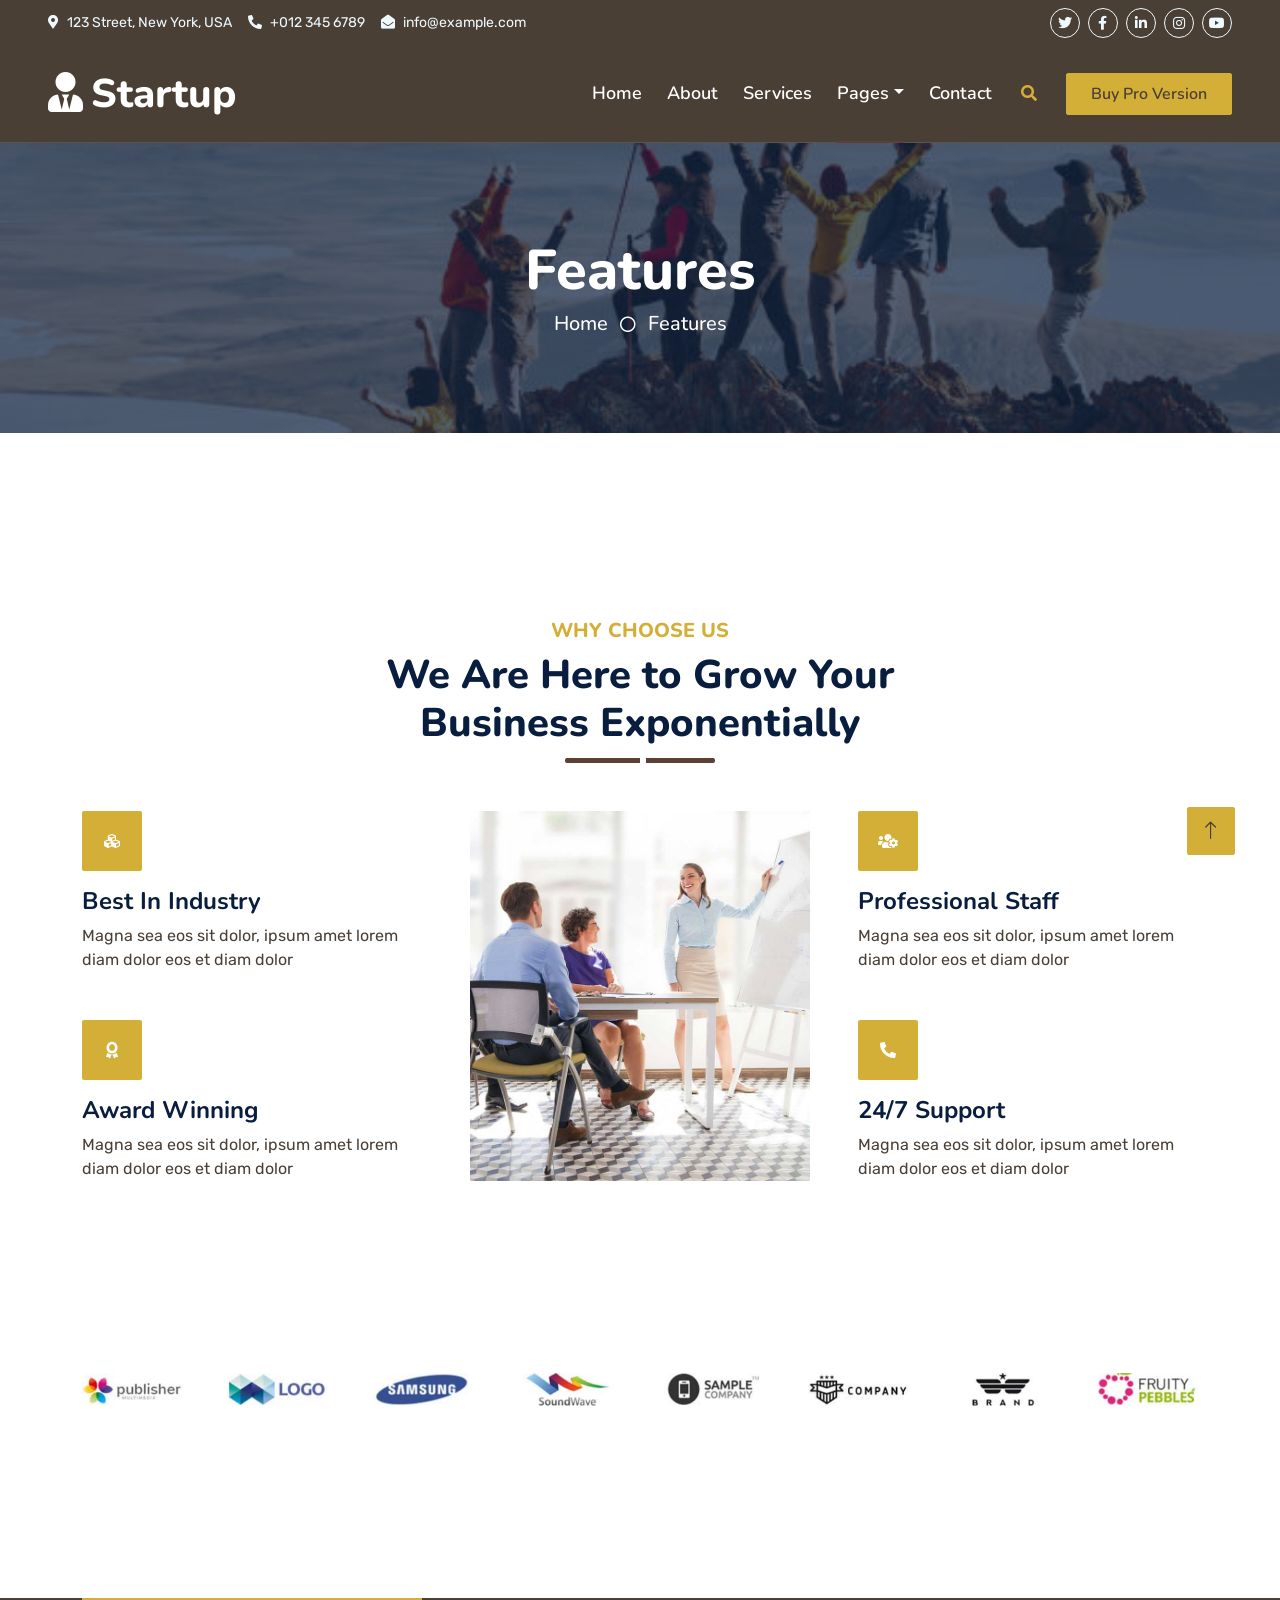
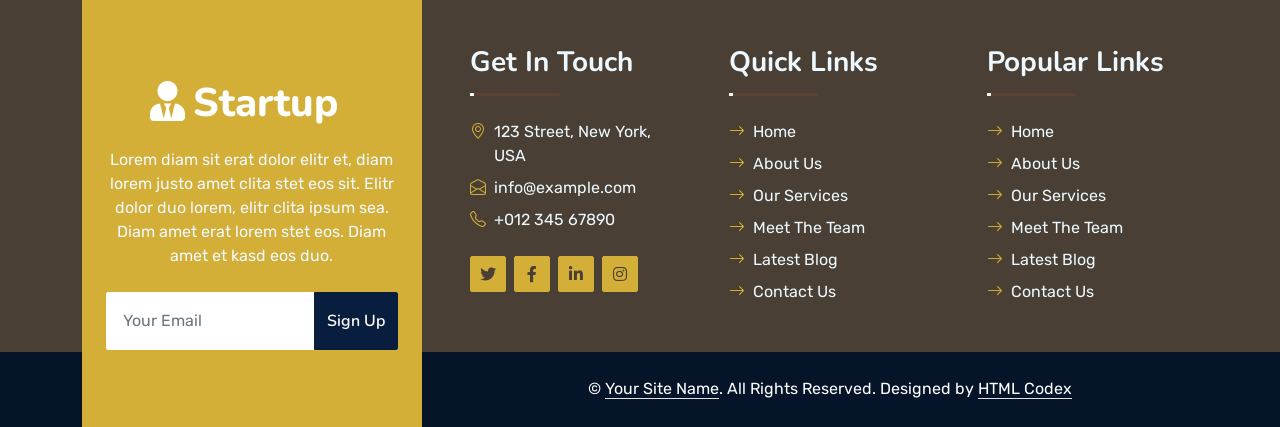
<file: feature.html>
<!DOCTYPE html>
<html lang="en">

<head>
    <meta charset="utf-8">
    <title>Startup - Startup Website Template</title>
    <meta content="width=device-width, initial-scale=1.0" name="viewport">
    <meta content="Free HTML Templates" name="keywords">
    <meta content="Free HTML Templates" name="description">

    <!-- Favicon -->
    <link href="img/favicon.ico" rel="icon">

    <!-- Google Web Fonts -->
    <link rel="preconnect" href="https://fonts.googleapis.com">
    <link rel="preconnect" href="https://fonts.gstatic.com" crossorigin>
    <link href="https://fonts.googleapis.com/css2?family=Nunito:wght@400;600;700;800&family=Rubik:wght@400;500;600;700&display=swap" rel="stylesheet">

    <!-- Icon Font Stylesheet -->
    <link href="https://cdnjs.cloudflare.com/ajax/libs/font-awesome/5.10.0/css/all.min.css" rel="stylesheet">
    <link href="https://cdn.jsdelivr.net/npm/bootstrap-icons@1.4.1/font/bootstrap-icons.css" rel="stylesheet">

    <!-- Libraries Stylesheet -->
    <link href="lib/owlcarousel/assets/owl.carousel.min.css" rel="stylesheet">
    <link href="lib/animate/animate.min.css" rel="stylesheet">

    <!-- Customized Bootstrap Stylesheet -->
    <link href="css/bootstrap.min.css" rel="stylesheet">

    <!-- Template Stylesheet -->
    <link href="css/style.css" rel="stylesheet">
</head>

<body>
    <!-- Spinner Start -->
    <div id="spinner" class="show bg-white position-fixed translate-middle w-100 vh-100 top-50 start-50 d-flex align-items-center justify-content-center">
        <div class="spinner"></div>
    </div>
    <!-- Spinner End -->


    <!-- Topbar Start -->
    <div class="container-fluid bg-dark px-5 d-none d-lg-block">
        <div class="row gx-0">
            <div class="col-lg-8 text-center text-lg-start mb-2 mb-lg-0">
                <div class="d-inline-flex align-items-center" style="height: 45px;">
                    <small class="me-3 text-light"><i class="fa fa-map-marker-alt me-2"></i>123 Street, New York, USA</small>
                    <small class="me-3 text-light"><i class="fa fa-phone-alt me-2"></i>+012 345 6789</small>
                    <small class="text-light"><i class="fa fa-envelope-open me-2"></i>info@example.com</small>
                </div>
            </div>
            <div class="col-lg-4 text-center text-lg-end">
                <div class="d-inline-flex align-items-center" style="height: 45px;">
                    <a class="btn btn-sm btn-outline-light btn-sm-square rounded-circle me-2" href=""><i class="fab fa-twitter fw-normal"></i></a>
                    <a class="btn btn-sm btn-outline-light btn-sm-square rounded-circle me-2" href=""><i class="fab fa-facebook-f fw-normal"></i></a>
                    <a class="btn btn-sm btn-outline-light btn-sm-square rounded-circle me-2" href=""><i class="fab fa-linkedin-in fw-normal"></i></a>
                    <a class="btn btn-sm btn-outline-light btn-sm-square rounded-circle me-2" href=""><i class="fab fa-instagram fw-normal"></i></a>
                    <a class="btn btn-sm btn-outline-light btn-sm-square rounded-circle" href=""><i class="fab fa-youtube fw-normal"></i></a>
                </div>
            </div>
        </div>
    </div>
    <!-- Topbar End -->


    <!-- Navbar Start -->
    <div class="container-fluid position-relative p-0">
        <nav class="navbar navbar-expand-lg navbar-dark px-5 py-3 py-lg-0">
            <a href="index.html" class="navbar-brand p-0">
                <h1 class="m-0"><i class="fa fa-user-tie me-2"></i>Startup</h1>
            </a>
            <button class="navbar-toggler" type="button" data-bs-toggle="collapse" data-bs-target="#navbarCollapse">
                <span class="fa fa-bars"></span>
            </button>
            <div class="collapse navbar-collapse" id="navbarCollapse">
                <div class="navbar-nav ms-auto py-0">
                    <a href="index.html" class="nav-item nav-link">Home</a>
                    <a href="about.html" class="nav-item nav-link">About</a>
                    <a href="service.html" class="nav-item nav-link">Services</a>
                    <div class="nav-item dropdown">
                        <a href="#" class="nav-link dropdown-toggle active" data-bs-toggle="dropdown">Pages</a>
                        <div class="dropdown-menu m-0">
                            <a href="feature.html" class="dropdown-item active">Our features</a>
                            <a href="team.html" class="dropdown-item">Team Members</a>
                            <a href="testimonial.html" class="dropdown-item">Testimonial</a>
                            <a href="quote.html" class="dropdown-item">Free Quote</a>
                        </div>
                    </div>
                    <a href="contact.html" class="nav-item nav-link">Contact</a>
                </div>
                <butaton type="button" class="btn text-primary ms-3" data-bs-toggle="modal" data-bs-target="#searchModal"><i class="fa fa-search"></i></butaton>
                <a href="https://htmlcodex.com/downloading/?item=1858" class="btn btn-primary py-2 px-4 ms-3">Buy Pro Version</a>
            </div>
        </nav>

        <div class="container-fluid bg-primary py-5 bg-header" style="margin-bottom: 90px;">
            <div class="row py-5">
                <div class="col-12 pt-lg-5 mt-lg-5 text-center">
                    <h1 class="display-4 text-white animated zoomIn">Features</h1>
                    <a href="" class="h5 text-white">Home</a>
                    <i class="far fa-circle text-white px-2"></i>
                    <a href="" class="h5 text-white">Features</a>
                </div>
            </div>
        </div>
    </div>
    <!-- Navbar End -->


    <!-- Full Screen Search Start -->
    <div class="modal fade" id="searchModal" tabindex="-1">
        <div class="modal-dialog modal-fullscreen">
            <div class="modal-content" style="background: rgba(9, 30, 62, .7);">
                <div class="modal-header border-0">
                    <button type="button" class="btn bg-white btn-close" data-bs-dismiss="modal" aria-label="Close"></button>
                </div>
                <div class="modal-body d-flex align-items-center justify-content-center">
                    <div class="input-group" style="max-width: 600px;">
                        <input type="text" class="form-control bg-transparent border-primary p-3" placeholder="Type search keyword">
                        <button class="btn btn-primary px-4"><i class="bi bi-search"></i></button>
                    </div>
                </div>
            </div>
        </div>
    </div>
    <!-- Full Screen Search End -->


    <!-- Features Start -->
    <div class="container-fluid py-5 wow fadeInUp" data-wow-delay="0.1s">
        <div class="container py-5">
            <div class="section-title text-center position-relative pb-3 mb-5 mx-auto" style="max-width: 600px;">
                <h5 class="fw-bold text-primary text-uppercase">Why Choose Us</h5>
                <h1 class="mb-0">We Are Here to Grow Your Business Exponentially</h1>
            </div>
            <div class="row g-5">
                <div class="col-lg-4">
                    <div class="row g-5">
                        <div class="col-12 wow zoomIn" data-wow-delay="0.2s">
                            <div class="bg-primary rounded d-flex align-items-center justify-content-center mb-3" style="width: 60px; height: 60px;">
                                <i class="fa fa-cubes text-white"></i>
                            </div>
                            <h4>Best In Industry</h4>
                            <p class="mb-0">Magna sea eos sit dolor, ipsum amet lorem diam dolor eos et diam dolor</p>
                        </div>
                        <div class="col-12 wow zoomIn" data-wow-delay="0.6s">
                            <div class="bg-primary rounded d-flex align-items-center justify-content-center mb-3" style="width: 60px; height: 60px;">
                                <i class="fa fa-award text-white"></i>
                            </div>
                            <h4>Award Winning</h4>
                            <p class="mb-0">Magna sea eos sit dolor, ipsum amet lorem diam dolor eos et diam dolor</p>
                        </div>
                    </div>
                </div>
                <div class="col-lg-4  wow zoomIn" data-wow-delay="0.9s" style="min-height: 350px;">
                    <div class="position-relative h-100">
                        <img class="position-absolute w-100 h-100 rounded wow zoomIn" data-wow-delay="0.1s" src="img/feature.jpg" style="object-fit: cover;">
                    </div>
                </div>
                <div class="col-lg-4">
                    <div class="row g-5">
                        <div class="col-12 wow zoomIn" data-wow-delay="0.4s">
                            <div class="bg-primary rounded d-flex align-items-center justify-content-center mb-3" style="width: 60px; height: 60px;">
                                <i class="fa fa-users-cog text-white"></i>
                            </div>
                            <h4>Professional Staff</h4>
                            <p class="mb-0">Magna sea eos sit dolor, ipsum amet lorem diam dolor eos et diam dolor</p>
                        </div>
                        <div class="col-12 wow zoomIn" data-wow-delay="0.8s">
                            <div class="bg-primary rounded d-flex align-items-center justify-content-center mb-3" style="width: 60px; height: 60px;">
                                <i class="fa fa-phone-alt text-white"></i>
                            </div>
                            <h4>24/7 Support</h4>
                            <p class="mb-0">Magna sea eos sit dolor, ipsum amet lorem diam dolor eos et diam dolor</p>
                        </div>
                    </div>
                </div>
            </div>
        </div>
    </div>
    <!-- Features Start -->


    <!-- Vendor Start -->
    <div class="container-fluid py-5 wow fadeInUp" data-wow-delay="0.1s">
        <div class="container py-5 mb-5">
            <div class="bg-white">
                <div class="owl-carousel vendor-carousel">
                    <img src="img/vendor-1.jpg" alt="">
                    <img src="img/vendor-2.jpg" alt="">
                    <img src="img/vendor-3.jpg" alt="">
                    <img src="img/vendor-4.jpg" alt="">
                    <img src="img/vendor-5.jpg" alt="">
                    <img src="img/vendor-6.jpg" alt="">
                    <img src="img/vendor-7.jpg" alt="">
                    <img src="img/vendor-8.jpg" alt="">
                    <img src="img/vendor-9.jpg" alt="">
                </div>
            </div>
        </div>
    </div>
    <!-- Vendor End -->
    

    <!-- Footer Start -->
    <div class="container-fluid bg-dark text-light mt-5 wow fadeInUp" data-wow-delay="0.1s">
        <div class="container">
            <div class="row gx-5">
                <div class="col-lg-4 col-md-6 footer-about">
                    <div class="d-flex flex-column align-items-center justify-content-center text-center h-100 bg-primary p-4">
                        <a href="index.html" class="navbar-brand">
                            <h1 class="m-0 text-white"><i class="fa fa-user-tie me-2"></i>Startup</h1>
                        </a>
                        <p class="mt-3 mb-4">Lorem diam sit erat dolor elitr et, diam lorem justo amet clita stet eos sit. Elitr dolor duo lorem, elitr clita ipsum sea. Diam amet erat lorem stet eos. Diam amet et kasd eos duo.</p>
                        <form action="">
                            <div class="input-group">
                                <input type="text" class="form-control border-white p-3" placeholder="Your Email">
                                <button class="btn btn-dark">Sign Up</button>
                            </div>
                        </form>
                    </div>
                </div>
                <div class="col-lg-8 col-md-6">
                    <div class="row gx-5">
                        <div class="col-lg-4 col-md-12 pt-5 mb-5">
                            <div class="section-title section-title-sm position-relative pb-3 mb-4">
                                <h3 class="text-light mb-0">Get In Touch</h3>
                            </div>
                            <div class="d-flex mb-2">
                                <i class="bi bi-geo-alt text-primary me-2"></i>
                                <p class="mb-0">123 Street, New York, USA</p>
                            </div>
                            <div class="d-flex mb-2">
                                <i class="bi bi-envelope-open text-primary me-2"></i>
                                <p class="mb-0">info@example.com</p>
                            </div>
                            <div class="d-flex mb-2">
                                <i class="bi bi-telephone text-primary me-2"></i>
                                <p class="mb-0">+012 345 67890</p>
                            </div>
                            <div class="d-flex mt-4">
                                <a class="btn btn-primary btn-square me-2" href="#"><i class="fab fa-twitter fw-normal"></i></a>
                                <a class="btn btn-primary btn-square me-2" href="#"><i class="fab fa-facebook-f fw-normal"></i></a>
                                <a class="btn btn-primary btn-square me-2" href="#"><i class="fab fa-linkedin-in fw-normal"></i></a>
                                <a class="btn btn-primary btn-square" href="#"><i class="fab fa-instagram fw-normal"></i></a>
                            </div>
                        </div>
                        <div class="col-lg-4 col-md-12 pt-0 pt-lg-5 mb-5">
                            <div class="section-title section-title-sm position-relative pb-3 mb-4">
                                <h3 class="text-light mb-0">Quick Links</h3>
                            </div>
                            <div class="link-animated d-flex flex-column justify-content-start">
                                <a class="text-light mb-2" href="#"><i class="bi bi-arrow-right text-primary me-2"></i>Home</a>
                                <a class="text-light mb-2" href="#"><i class="bi bi-arrow-right text-primary me-2"></i>About Us</a>
                                <a class="text-light mb-2" href="#"><i class="bi bi-arrow-right text-primary me-2"></i>Our Services</a>
                                <a class="text-light mb-2" href="#"><i class="bi bi-arrow-right text-primary me-2"></i>Meet The Team</a>
                                <a class="text-light mb-2" href="#"><i class="bi bi-arrow-right text-primary me-2"></i>Latest Blog</a>
                                <a class="text-light" href="#"><i class="bi bi-arrow-right text-primary me-2"></i>Contact Us</a>
                            </div>
                        </div>
                        <div class="col-lg-4 col-md-12 pt-0 pt-lg-5 mb-5">
                            <div class="section-title section-title-sm position-relative pb-3 mb-4">
                                <h3 class="text-light mb-0">Popular Links</h3>
                            </div>
                            <div class="link-animated d-flex flex-column justify-content-start">
                                <a class="text-light mb-2" href="#"><i class="bi bi-arrow-right text-primary me-2"></i>Home</a>
                                <a class="text-light mb-2" href="#"><i class="bi bi-arrow-right text-primary me-2"></i>About Us</a>
                                <a class="text-light mb-2" href="#"><i class="bi bi-arrow-right text-primary me-2"></i>Our Services</a>
                                <a class="text-light mb-2" href="#"><i class="bi bi-arrow-right text-primary me-2"></i>Meet The Team</a>
                                <a class="text-light mb-2" href="#"><i class="bi bi-arrow-right text-primary me-2"></i>Latest Blog</a>
                                <a class="text-light" href="#"><i class="bi bi-arrow-right text-primary me-2"></i>Contact Us</a>
                            </div>
                        </div>
                    </div>
                </div>
            </div>
        </div>
    </div>
    <div class="container-fluid text-white" style="background: #061429;">
        <div class="container text-center">
            <div class="row justify-content-end">
                <div class="col-lg-8 col-md-6">
                    <div class="d-flex align-items-center justify-content-center" style="height: 75px;">
                        <p class="mb-0">&copy; <a class="text-white border-bottom" href="#">Your Site Name</a>. All Rights Reserved. 
						
						<!--/*** The author’s attribution link must remain intact in the template. ***/-->
                        <!--/*** If you wish to remove this credit link, please purchase the Pro Version . ***/-->
                        Designed by <a class="text-white border-bottom" href="https://htmlcodex.com">HTML Codex</a></p>
                    </div>
                </div>
            </div>
        </div>
    </div>
    <!-- Footer End -->


    <!-- Back to Top -->
    <a href="#" class="btn btn-lg btn-primary btn-lg-square rounded back-to-top"><i class="bi bi-arrow-up"></i></a>


    <!-- JavaScript Libraries -->
    <script src="https://code.jquery.com/jquery-3.4.1.min.js"></script>
    <script src="https://cdn.jsdelivr.net/npm/bootstrap@5.0.0/dist/js/bootstrap.bundle.min.js"></script>
    <script src="lib/wow/wow.min.js"></script>
    <script src="lib/easing/easing.min.js"></script>
    <script src="lib/waypoints/waypoints.min.js"></script>
    <script src="lib/counterup/counterup.min.js"></script>
    <script src="lib/owlcarousel/owl.carousel.min.js"></script>

    <!-- Template Javascript -->
    <script src="js/main.js"></script>
</body>

</html>
</file>
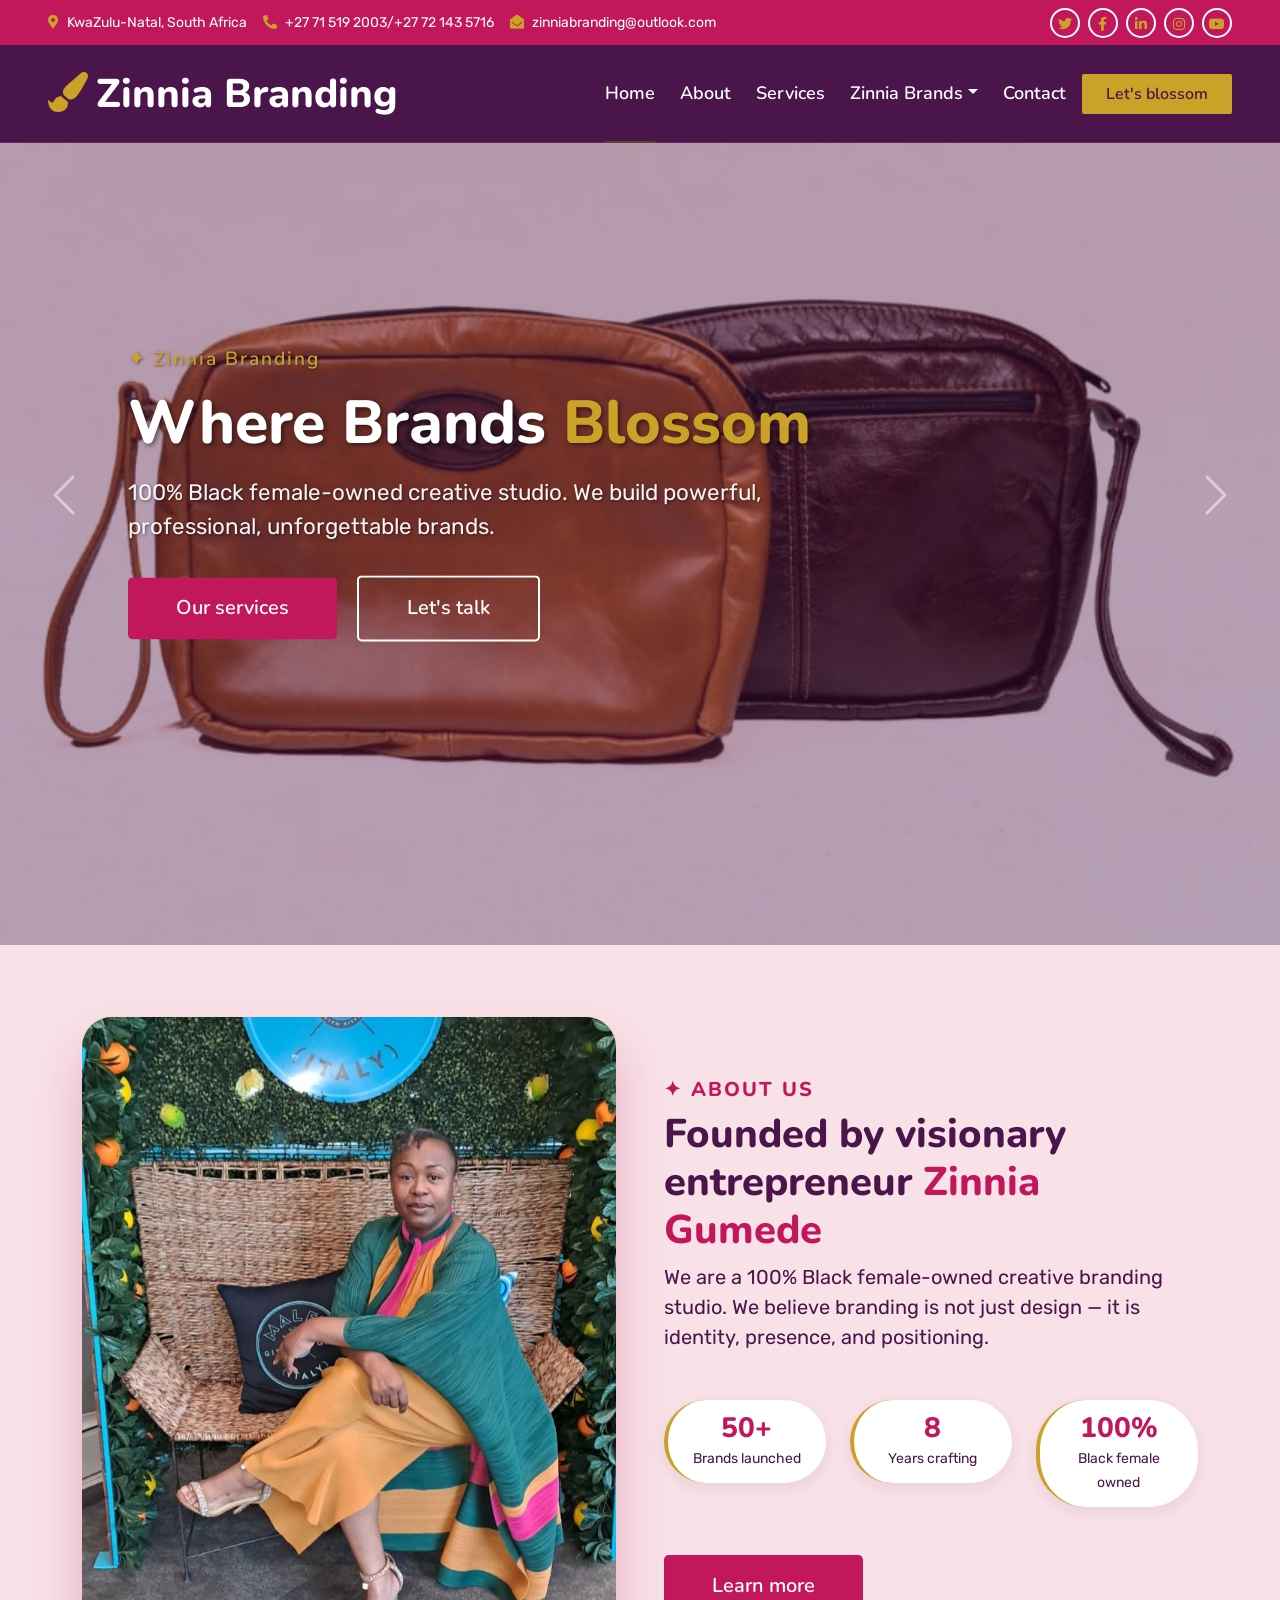
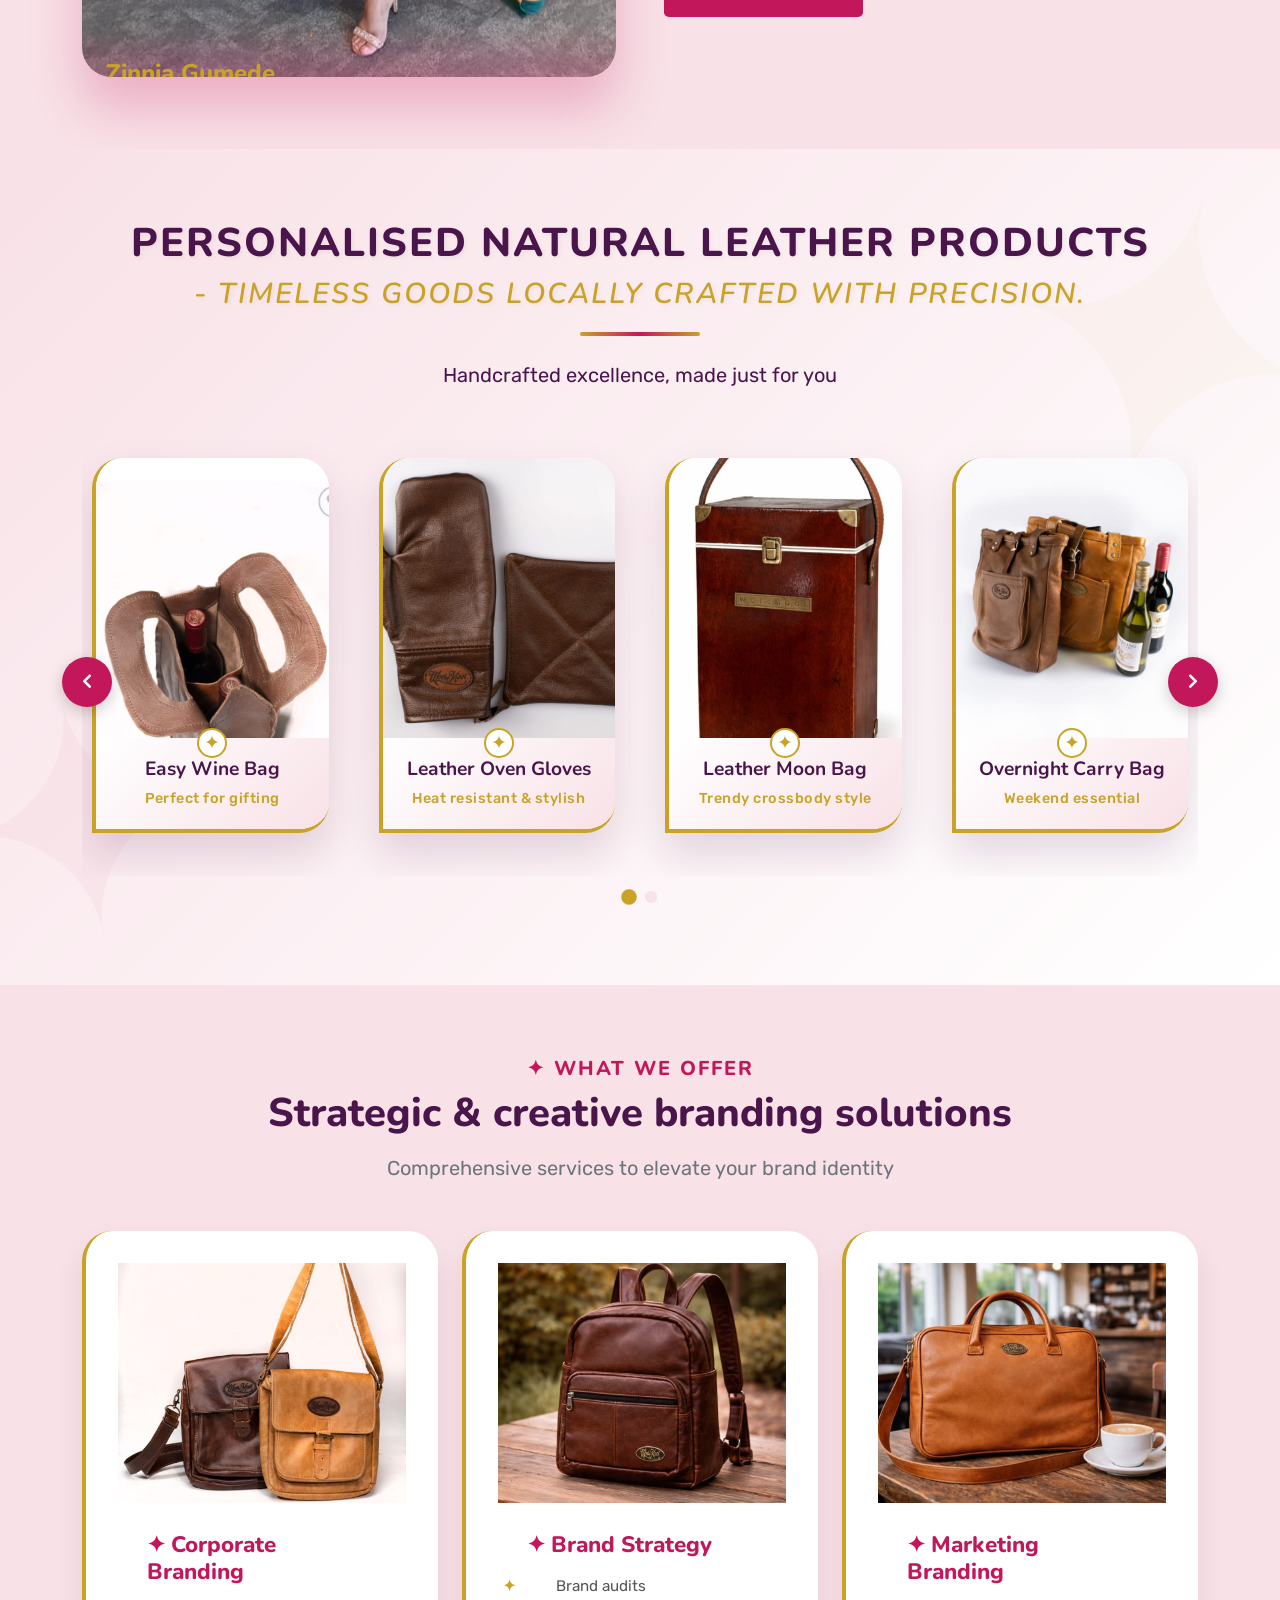
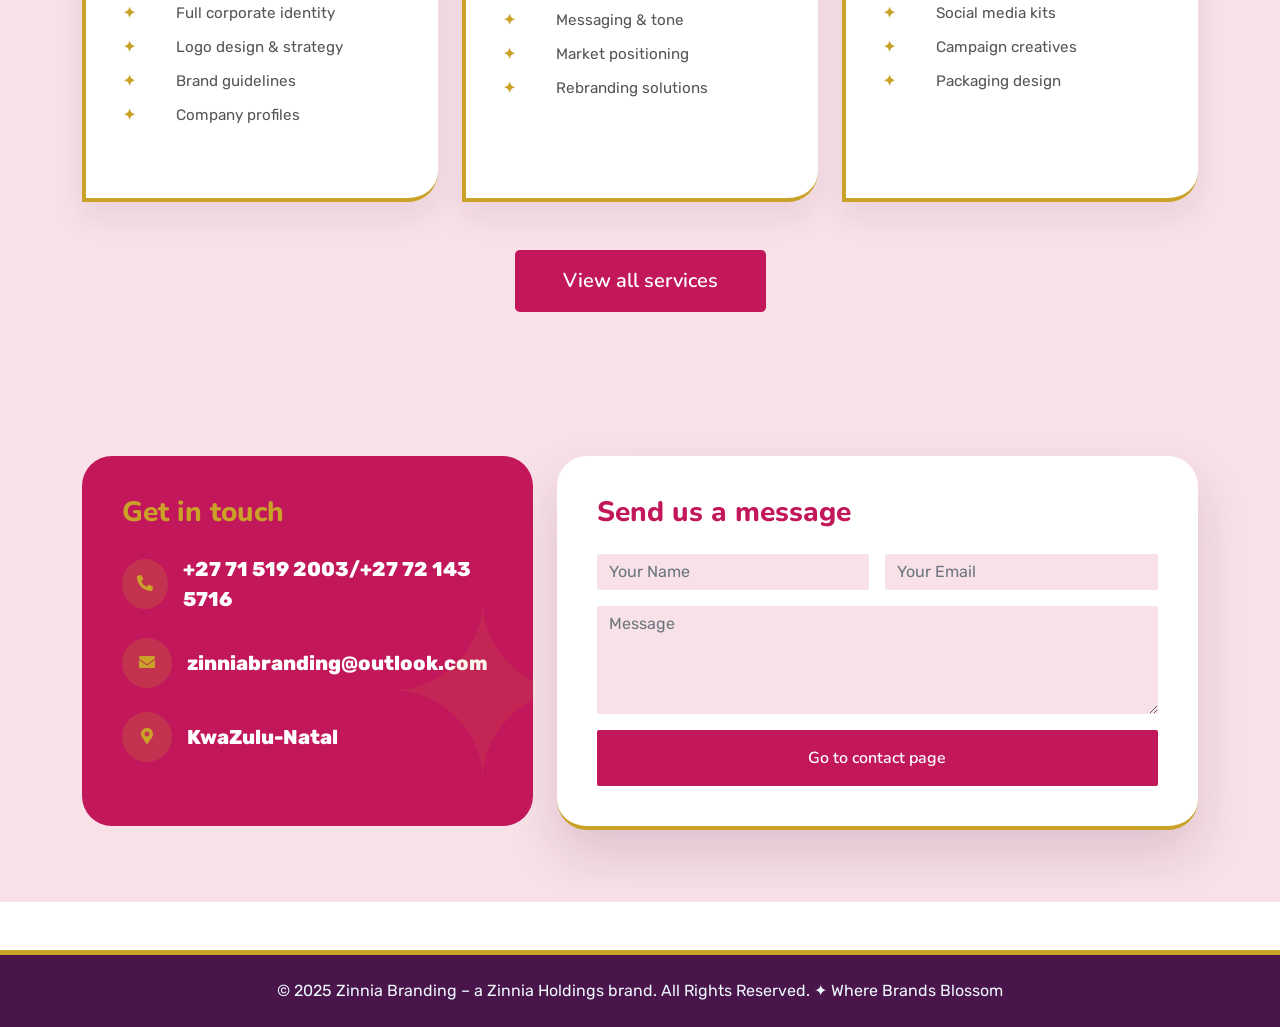
<file: indexBranding.html>
<!DOCTYPE html>
<html lang="en">
<head>
    <meta charset="utf-8">
    <title>Zinnia Branding – Where Brands Blossom</title>
    <meta content="width=device-width, initial-scale=1.0" name="viewport">
    <meta content="Zinnia Branding, Black female owned, branding studio, corporate identity" name="keywords">
    <meta content="Zinnia Branding – 100% Black female-owned creative studio. We build powerful, professional, unforgettable brands." name="description">
    <link href="img/favicon.ico" rel="icon">
    <link href="https://fonts.googleapis.com/css2?family=Nunito:wght@400;600;700;800&family=Rubik:wght@400;500;600;700&display=swap" rel="stylesheet">
    <link href="https://cdnjs.cloudflare.com/ajax/libs/font-awesome/5.10.0/css/all.min.css" rel="stylesheet">
    <link href="https://cdn.jsdelivr.net/npm/bootstrap-icons@1.4.1/font/bootstrap-icons.css" rel="stylesheet">
    <link href="lib/owlcarousel/assets/owl.carousel.min.css" rel="stylesheet">
    <link href="lib/animate/animate.min.css" rel="stylesheet">
    <link href="css/bootstrap.min.css" rel="stylesheet">
    <link href="css/style.css" rel="stylesheet">
    <!-- Owl Carousel CSS -->
    <link rel="stylesheet" href="https://cdnjs.cloudflare.com/ajax/libs/OwlCarousel2/2.3.4/assets/owl.carousel.min.css">
    <link rel="stylesheet" href="https://cdnjs.cloudflare.com/ajax/libs/OwlCarousel2/2.3.4/assets/owl.theme.default.min.css">
    <!-- Animate.css for advanced animations -->
    <link rel="stylesheet" href="https://cdnjs.cloudflare.com/ajax/libs/animate.css/4.1.1/animate.min.css">
    <style>
        /* ===== ZINNIA OFFICIAL COLOR SYSTEM ===== */
        :root {
            --zinnia-pink: #C2185B;      /* Blossom Pink – hero 40% */
            --zinnia-plum: #4A154B;       /* Deep Plum – authority 30% */
            --zinnia-blush: #F8E1E7;      /* Soft Blush – foundation 20% */
            --zinnia-gold: #C9A227;       /* Metallic Gold – premium accent 10% max */
        }

        /* background utilities */
        .bg-pink { background-color: var(--zinnia-pink) !important; }
        .bg-plum { background-color: var(--zinnia-plum) !important; }
        .bg-blush { background-color: var(--zinnia-blush) !important; }
        .bg-gold { background-color: var(--zinnia-gold) !important; }
        .bg-white { background-color: #ffffff !important; }

        /* text colors */
        .text-pink { color: var(--zinnia-pink) !important; }
        .text-plum { color: var(--zinnia-plum) !important; }
        .text-gold { color: var(--zinnia-gold) !important; }
        .text-white { color: #ffffff !important; }
        .text-dark-plum { color: var(--zinnia-plum) !important; }

        /* buttons */
        .btn-zinnia-pink {
            background: var(--zinnia-pink);
            color: white;
            border: none;
        }
        .btn-zinnia-pink:hover {
            background: #a0144b;
            color: white;
        }
        .btn-zinnia-gold {
            background: var(--zinnia-gold);
            color: var(--zinnia-plum);
            border: none;
        }
        .btn-zinnia-gold:hover {
            background: #b48a1f;
            color: var(--zinnia-plum);
        }
        .btn-outline-light {
            background: transparent;
            border: 2px solid white;
            color: white;
        }
        .btn-outline-light:hover {
            background: white;
            color: var(--zinnia-plum);
        }

        /* Navbar & top bar */
        .navbar-branding {
            background: var(--zinnia-plum) !important;
        }
        .topbar-zinnia {
            background: var(--zinnia-pink) !important;
        }
        .topbar-zinnia i {
            color: var(--zinnia-gold) !important;
        }

        /* Hero Carousel */
        .hero-carousel {
            position: relative;
            height: 100vh;
            min-height: 700px;
            overflow: hidden;
        }
        .hero-carousel .carousel,
        .hero-carousel .carousel-inner,
        .hero-carousel .carousel-item {
            height: 100%;
        }
        .hero-carousel .carousel-item {
            position: relative;
            background: no-repeat center center;
            background-size: cover;
        }
        .hero-carousel .carousel-item::before {
            content: "";
            position: absolute;
            top: 0;
            left: 0;
            width: 100%;
            height: 100%;
            background: rgba(74, 21, 75, 0.4);
            z-index: 1;
        }
        .hero-carousel .carousel-caption {
            position: absolute;
            top: 50%;
            transform: translateY(-50%);
            bottom: auto;
            z-index: 2;
            background: transparent;
            padding: 0;
            max-width: 700px;
        }
        .hero-carousel .carousel-caption.left-caption {
            left: 10%;
            right: auto;
            text-align: left;
        }
        .hero-carousel .carousel-caption.right-caption {
            right: 10%;
            left: auto;
            text-align: right;
        }
        .hero-carousel .carousel-caption h5 {
            color: var(--zinnia-gold);
            font-size: 1.2rem;
            letter-spacing: 2px;
            margin-bottom: 1rem;
            text-shadow: 1px 1px 3px rgba(0,0,0,0.5);
        }
        .hero-carousel .carousel-caption h1 {
            color: white;
            font-size: 3.8rem;
            font-weight: 800;
            margin-bottom: 1rem;
            text-shadow: 2px 2px 5px rgba(0,0,0,0.5);
        }
        .hero-carousel .carousel-caption h1 span {
            color: var(--zinnia-gold);
        }
        .hero-carousel .carousel-caption p {
            color: rgba(255,255,255,0.95);
            font-size: 1.4rem;
            margin-bottom: 2rem;
            text-shadow: 1px 1px 3px rgba(0,0,0,0.5);
        }

        /* About Section */
        .about-image-wrapper {
            position: relative;
            border-radius: 30px;
            overflow: hidden;
            box-shadow: 0 30px 50px rgba(194, 24, 91, 0.25);
        }
        .about-image-overlay {
            position: absolute;
            bottom: 0;
            left: 0;
            right: 0;
            background: linear-gradient(to top, rgba(194,24,91,0.9), transparent);
            color: white;
            padding: 2rem 1.5rem 1.5rem;
            transform: translateY(70%);
            transition: transform 0.4s;
        }
        .about-image-wrapper:hover .about-image-overlay {
            transform: translateY(0);
        }
        .about-image-overlay h4 {
            color: var(--zinnia-gold);
        }

        .service-card-brand {
            background: white;
            border-radius: 24px 24px 24px 0;
            padding: 2rem;
            box-shadow: 0 15px 30px rgba(74,21,75,0.08);
            height: 100%;
            border-left: 4px solid var(--zinnia-gold);
            border-bottom: 4px solid var(--zinnia-gold);
            transition: 0.3s;
        }
        .service-card-brand:hover {
            transform: translateY(-8px);
            box-shadow: 0 25px 40px rgba(194,24,91,0.15);
        }
        .service-list-brand {
            list-style: none;
            padding-left: 0;
        }
        .service-list-brand li::before {
            content: "✦";
            color: var(--zinnia-gold);
            font-weight: bold;
            display: inline-block;
            width: 1.5rem;
            margin-left: -1.5rem;
        }
        .feature-badge {
            background: white;
            border-radius: 50px;
            padding: 0.8rem 1.5rem;
            box-shadow: 0 5px 15px rgba(74,21,75,0.08);
            border-left: 4px solid var(--zinnia-gold);
        }
        .footer-branding {
            background: var(--zinnia-plum) !important;
            color: #f0d9e0;
            border-top: 5px solid var(--zinnia-gold);
        }
        .info-card {
            background: var(--zinnia-pink);
            border-radius: 30px;
            padding: 2.5rem;
            color: white;
            position: relative;
            overflow: hidden;
        }
        .info-card::before {
            content: "✦";
            position: absolute;
            font-size: 15rem;
            opacity: 0.1;
            bottom: -50px;
            right: -50px;
            color: var(--zinnia-gold);
        }
        .contact-card {
            background: white;
            border-radius: 30px;
            padding: 2.5rem;
            box-shadow: 0 25px 50px rgba(74,21,75,0.15);
            border-bottom: 4px solid var(--zinnia-gold);
        }
        .contact-icon {
            display: inline-block;
            width: 50px;
            height: 50px;
            background: rgba(201,162,39,0.2);
            border-radius: 50%;
            text-align: center;
            line-height: 50px;
            margin-right: 15px;
            color: var(--zinnia-gold);
        }
        .contact-detail {
            display: flex;
            align-items: center;
            margin-bottom: 1.5rem;
        }
        h2, h3, h4, .fw-bold {
            color: var(--zinnia-plum);
        }
        .section-tag {
            color: var(--zinnia-pink) !important;
            letter-spacing: 2px;
        }
        .gold-accent {
            color: var(--zinnia-gold) !important;
        }
        .bg-light {
            background-color: var(--zinnia-blush) !important;
        }
        hr.gold {
            border-top: 2px solid var(--zinnia-gold);
            opacity: 0.6;
            width: 80px;
            margin: 1rem auto;
        }
        .navbar-brand h1 i {
            color: var(--zinnia-gold) !important;
        }
        .back-to-top {
            background: var(--zinnia-pink) !important;
        }
        .back-to-top:hover {
            background: var(--zinnia-plum) !important;
        }
        .navbar-logo {
            height: 100px;
            width: auto;
        }

       /* ===== ADVANCED LEATHER SLIDER WITH 3D EFFECT ===== */
.leather-slider-section {
    background: linear-gradient(135deg, var(--zinnia-blush) 0%, #ffffff 100%);
    padding: 70px 0;
    position: relative;
    overflow: hidden;
}

.leather-slider-section::before {
    content: "✦";
    position: absolute;
    font-size: 25rem;
    opacity: 0.03;
    top: -100px;
    right: -50px;
    color: var(--zinnia-gold);
    transform: rotate(15deg);
}

.leather-slider-section::after {
    content: "✦";
    position: absolute;
    font-size: 20rem;
    opacity: 0.03;
    bottom: -80px;
    left: -50px;
    color: var(--zinnia-pink);
    transform: rotate(-10deg);
}

.leather-slider-title {
    color: var(--zinnia-plum);
    font-weight: 800;
    margin-bottom: 1.5rem;
    position: relative;
    display: inline-block;
    text-transform: uppercase;
    letter-spacing: 2px;
    font-size: 2.5rem;
    text-shadow: 2px 2px 4px rgba(0,0,0,0.05);
    animation: fadeInDown 1s ease;
}

.leather-slider-title span {
    color: var(--zinnia-gold);
    font-style: italic;
    font-weight: 600;
    display: block;
    font-size: 1.8rem;
    margin-top: 10px;
}

.leather-slider-title:after {
    content: '';
    display: block;
    width: 120px;
    height: 4px;
    background: linear-gradient(90deg, var(--zinnia-gold), var(--zinnia-pink), var(--zinnia-gold));
    margin: 20px auto 0;
    border-radius: 2px;
    animation: pulse 2s infinite;
}

/* Advanced 3D Card Styles - NO OVERLAY ICON */
.leather-card-advanced {
    background: white;
    border-radius: 30px 30px 30px 0;
    overflow: hidden;
    box-shadow: 0 20px 40px rgba(74,21,75,0.15);
    margin: 20px 10px;
    border-left: 4px solid var(--zinnia-gold);
    border-bottom: 4px solid var(--zinnia-gold);
    transition: all 0.5s cubic-bezier(0.175, 0.885, 0.32, 1.275);
    position: relative;
    transform-style: preserve-3d;
    perspective: 1000px;
}

.leather-card-advanced:hover {
    transform: translateY(-15px) rotateX(5deg) rotateY(5deg);
    box-shadow: 30px 30px 40px rgba(194,24,91,0.25);
    border-left-color: var(--zinnia-pink);
    border-bottom-color: var(--zinnia-pink);
}

/* Image container with perfect fit */
.leather-image-container {
    position: relative;
    width: 100%;
    height: 280px;
    overflow: hidden;
    background: #f5f5f5;
}

.leather-image-container img {
    width: 100%;
    height: 100%;
    object-fit: cover;
    object-position: center;
    transition: transform 0.8s ease;
}

.leather-card-advanced:hover .leather-image-container img {
    transform: scale(1.1);
}

/* Caption styling - Updated with better description matching */
.leather-caption-advanced {
    padding: 20px 15px;
    text-align: center;
    background: linear-gradient(135deg, white 0%, var(--zinnia-blush) 100%);
    position: relative;
}

.leather-caption-advanced h4 {
    color: var(--zinnia-plum);
    font-weight: 700;
    margin-bottom: 8px;
    font-size: 1.2rem;
}

.leather-caption-advanced p {
    color: var(--zinnia-gold);
    font-size: 0.9rem;
    font-weight: 500;
    margin: 0;
    letter-spacing: 0.5px;
    line-height: 1.4;
}

.leather-caption-advanced::before {
    content: "✦";
    position: absolute;
    top: -10px;
    left: 50%;
    transform: translateX(-50%);
    color: var(--zinnia-gold);
    font-size: 1.2rem;
    background: white;
    width: 30px;
    height: 30px;
    border-radius: 50%;
    display: flex;
    align-items: center;
    justify-content: center;
    border: 2px solid var(--zinnia-gold);
}

/* Custom Owl Carousel Navigation */
.owl-carousel.advanced-slider .owl-nav button {
    background: var(--zinnia-pink) !important;
    color: white !important;
    width: 50px;
    height: 50px;
    border-radius: 50% !important;
    position: absolute;
    top: 50%;
    transform: translateY(-50%);
    box-shadow: 0 5px 15px rgba(0,0,0,0.2);
    transition: all 0.3s ease;
}

.owl-carousel.advanced-slider .owl-nav button:hover {
    background: var(--zinnia-gold) !important;
    transform: translateY(-50%) scale(1.1);
}

.owl-carousel.advanced-slider .owl-nav button.owl-prev {
    left: -25px;
}

.owl-carousel.advanced-slider .owl-nav button.owl-next {
    right: -25px;
}

.owl-carousel.advanced-slider .owl-dots .owl-dot span {
    background: var(--zinnia-blush);
    width: 12px;
    height: 12px;
    margin: 5px;
    transition: all 0.3s ease;
}

.owl-carousel.advanced-slider .owl-dots .owl-dot.active span {
    background: var(--zinnia-gold);
    transform: scale(1.3);
}

.owl-carousel.advanced-slider .owl-dots .owl-dot:hover span {
    background: var(--zinnia-pink);
}

/* Animation keyframes */
@keyframes pulse {
    0% { opacity: 0.6; width: 120px; }
    50% { opacity: 1; width: 150px; }
    100% { opacity: 0.6; width: 120px; }
}

@keyframes float {
    0% { transform: translateY(0px); }
    50% { transform: translateY(-10px); }
    100% { transform: translateY(0px); }
}

.leather-card-advanced {
    animation: float 5s ease-in-out infinite;
}

.leather-card-advanced:nth-child(2) {
    animation-delay: 0.5s;
}

.leather-card-advanced:nth-child(3) {
    animation-delay: 1s;
}

/* Responsive adjustments */
@media (max-width: 768px) {
    .leather-slider-title {
        font-size: 1.8rem;
    }
    .leather-slider-title span {
        font-size: 1.2rem;
    }
    .leather-image-container {
        height: 220px;
    }
    .owl-carousel.advanced-slider .owl-nav button.owl-prev {
        left: -10px;
    }
    .owl-carousel.advanced-slider .owl-nav button.owl-next {
        right: -10px;
    }
    .owl-carousel.advanced-slider .owl-nav button {
        width: 40px;
        height: 40px;
    }
}

@media (max-width: 480px) {
    .leather-image-container {
        height: 200px;
    }
    .leather-caption-advanced h4 {
        font-size: 1rem;
    }
    .leather-caption-advanced p {
        font-size: 0.8rem;
    }
}
/* Service Cards with NO SPACE around images - FULL FIT */
    .service-card-brand {
        background: white;
        border-radius: 30px 30px 30px 0;
        overflow: hidden;
        box-shadow: 0 15px 30px rgba(74,21,75,0.08);
        height: 100%;
        transition: all 0.4s cubic-bezier(0.165, 0.84, 0.44, 1);
        display: flex;
        flex-direction: column;
    }
    .service-card-brand:hover {
        transform: translateY(-12px);
        box-shadow: 0 30px 50px rgba(194,24,91,0.2);
    }
    
    /* Image Container - NO PADDING, FILLS COMPLETELY */
    .service-image-container {
        position: relative;
        width: 100%;
        height: 240px;
        overflow: hidden;
        background: #000;
    }
    .service-image {
        width: 100%;
        height: 100%;
        object-fit: cover;
        object-position: center;
        transition: transform 0.6s ease;
    }
    .service-card-brand:hover .service-image {
        transform: scale(1.08);
    }
    
    /* Content Area */
    .service-content {
        padding: 1.8rem;
        flex: 1;
        background: white;
    }
    .service-content h4 {
        color: var(--zinnia-plum);
        font-weight: 700;
        margin-bottom: 1rem;
        font-size: 1.4rem;
    }
    .service-list-brand {
        list-style: none;
        padding-left: 0;
        margin-bottom: 0;
    }
    .service-list-brand li {
        margin-bottom: 0.7rem;
        padding-left: 1.8rem;
        position: relative;
        color: #555;
        font-size: 0.95rem;
    }
    .service-list-brand li::before {
        content: "✦";
        position: absolute;
        left: 0;
        color: var(--zinnia-gold);
        font-weight: bold;
    }
    
    /* Responsive Adjustments */
    @media (max-width: 768px) {
        .service-image-container {
            height: 200px;
        }
        .service-content {
            padding: 1.3rem;
        }
        .service-content h4 {
            font-size: 1.2rem;
        }
        .service-list-brand li {
            font-size: 0.85rem;
        }
    }
    
    @media (max-width: 480px) {
        .service-image-container {
            height: 180px;
        }
    }
    </style>
</head>
<body>
    <div id="spinner" class="show bg-white position-fixed translate-middle w-100 vh-100 top-50 start-50 d-flex align-items-center justify-content-center"><div class="spinner"></div></div>

    <!-- Topbar -->
    <div class="container-fluid topbar-zinnia px-5 d-none d-lg-block">
        <div class="row gx-0">
            <div class="col-lg-8 text-center text-lg-start mb-2 mb-lg-0">
                <div class="d-inline-flex align-items-center" style="height:45px">
                    <small class="me-3 text-white"><i class="fa fa-map-marker-alt me-2" style="color:var(--zinnia-gold);"></i>KwaZulu-Natal, South Africa</small>
                    <small class="me-3 text-white"><i class="fa fa-phone-alt me-2" style="color:var(--zinnia-gold);"></i>+27 71 519 2003/+27 72 143 5716 </small>
                    <small class="text-white"><i class="fa fa-envelope-open me-2" style="color:var(--zinnia-gold);"></i>zinniabranding@outlook.com</small>
                </div>
            </div>
            <div class="col-lg-4 text-center text-lg-end">
                <div class="d-inline-flex align-items-center" style="height:45px">
                    <a class="btn btn-sm btn-outline-light btn-sm-square rounded-circle me-2" href="#"><i class="fab fa-twitter"></i></a>
                    <a class="btn btn-sm btn-outline-light btn-sm-square rounded-circle me-2" href="#"><i class="fab fa-facebook-f"></i></a>
                    <a class="btn btn-sm btn-outline-light btn-sm-square rounded-circle me-2" href="#"><i class="fab fa-linkedin-in"></i></a>
                    <a class="btn btn-sm btn-outline-light btn-sm-square rounded-circle me-2" href="#"><i class="fab fa-instagram"></i></a>
                    <a class="btn btn-sm btn-outline-light btn-sm-square rounded-circle" href="#"><i class="fab fa-youtube"></i></a>
                </div>
            </div>
        </div>
    </div>

    <!-- Navbar -->
    <div class="container-fluid position-relative p-0">
        <nav class="navbar navbar-expand-lg navbar-dark px-5 py-3 py-lg-0 navbar-branding">
            <a href="indexBranding.html" class="navbar-brand p-0">
                <h1 class="m-0"><i class="fa fa-paint-brush me-2" style="color:var(--zinnia-gold);"></i><span style="color:white;">Zinnia Branding</span></h1>
            </a>
            <button class="navbar-toggler" data-bs-toggle="collapse" data-bs-target="#navbarCollapse"><span class="fa fa-bars"></span></button>
            <div class="collapse navbar-collapse" id="navbarCollapse">
                <div class="navbar-nav ms-auto py-0">
                    <a href="indexBranding.html" class="nav-item nav-link active">Home</a>
                    <a href="brandingAbout.html" class="nav-item nav-link">About</a>
                    <a href="brandingServices.html" class="nav-item nav-link">Services</a>
                    <div class="nav-item dropdown">
                        <a href="#" class="nav-link dropdown-toggle" data-bs-toggle="dropdown">Zinnia Brands</a>
                        <div class="dropdown-menu m-0">
                            <a href="index.html" class="dropdown-item">Holdings</a>
                            <a href="indexHealth.html" class="dropdown-item">Wellness</a>
                            <a href="indexDestination.html" class="dropdown-item">Destination</a>
                        </div>
                    </div>
                    <a href="brandingContact.html" class="nav-item nav-link">Contact</a>
                </div>
                <a href="brandingContact.html" class="btn btn-zinnia-gold py-2 px-4 ms-3">Let's blossom</a>
            </div>
        </nav>

        <!-- Hero Carousel -->
        <div id="heroCarousel" class="carousel slide hero-carousel carousel-fade" data-bs-ride="carousel" data-bs-interval="5000">
            <div class="carousel-inner">
                <div class="carousel-item active" style="background-image: url('img/b7.jpeg');">
                    <div class="carousel-caption left-caption">
                        <h5 class="animated slideInDown">✦ Zinnia Branding</h5>
                        <h1 class="animated zoomIn">Where Brands <span>Blossom</span></h1>
                        <p class="animated slideInUp">100% Black female-owned creative studio. We build powerful, professional, unforgettable brands.</p>
                        <div class="mt-4">
                            <a href="brandingServices.html" class="btn btn-zinnia-pink btn-lg px-5 py-3 me-3 animated slideInLeft">Our services</a>
                            <a href="brandingContact.html" class="btn btn-outline-light btn-lg px-5 py-3 animated slideInRight">Let's talk</a>
                        </div>
                    </div>
                </div>
                <div class="carousel-item" style="background-image: url('img/b26.jpeg');">
                    <div class="carousel-caption right-caption">
                        <h5 class="animated slideInDown">✦ Crafting Identity</h5>
                        <h1 class="animated zoomIn">Strategic <span>Branding</span> Solutions</h1>
                        <p class="animated slideInUp">From corporate identity to marketing campaigns – we tell your story with elegance.</p>
                        <div class="mt-4">
                            <a href="brandingServices.html" class="btn btn-zinnia-pink btn-lg px-5 py-3 me-3 animated slideInLeft">Discover more</a>
                            <a href="brandingContact.html" class="btn btn-outline-light btn-lg px-5 py-3 animated slideInRight">Get in touch</a>
                        </div>
                    </div>
                </div>
                <div class="carousel-item" style="background-image: url('img/d63.jpeg');">
                    <div class="carousel-caption left-caption">
                        <h5 class="animated slideInDown">✦ Founded by Zinnia Johnson</h5>
                        <h1 class="animated zoomIn">100% Black <span>Female Owned</span></h1>
                        <p class="animated slideInUp">We blend strategy with elegance to craft brands that command attention and create impact.</p>
                        <div class="mt-4">
                            <a href="brandingAbout.html" class="btn btn-zinnia-pink btn-lg px-5 py-3 me-3 animated slideInLeft">Our story</a>
                            <a href="brandingContact.html" class="btn btn-outline-light btn-lg px-5 py-3 animated slideInRight">Let's blossom</a>
                        </div>
                    </div>
                </div>
            </div>
            <button class="carousel-control-prev" type="button" data-bs-target="#heroCarousel" data-bs-slide="prev">
                <span class="carousel-control-prev-icon" aria-hidden="true"></span>
                <span class="visually-hidden">Previous</span>
            </button>
            <button class="carousel-control-next" type="button" data-bs-target="#heroCarousel" data-bs-slide="next">
                <span class="carousel-control-next-icon" aria-hidden="true"></span>
                <span class="visually-hidden">Next</span>
            </button>
        </div>
    </div>

    <!-- About Section -->
    <div class="container-fluid py-5 bg-blush" id="about">
        <div class="container py-4">
            <div class="row g-5 align-items-center">
                <div class="col-lg-6">
                    <div class="about-image-wrapper">
                        <img src="img/mamzo4.jpeg" alt="Zinnia Johnson" class="img-fluid w-100">
                        <div class="about-image-overlay" style="background: linear-gradient(to top, rgba(194,24,91,0.9), transparent);">
                            <h4 class="fw-bold gold-accent">Zinnia Gumede</h4>
                            <p class="text-white">Founder & Creative Director</p>
                            <p class="small mt-2 text-white">✦ 10+ years crafting brands with purpose ✦</p>
                        </div>
                    </div>
                </div>
                <div class="col-lg-6">
                    <h5 class="fw-bold text-uppercase section-tag" style="color:var(--zinnia-pink);">✦ About Us</h5>
                    <h2 class="display-6 fw-bold text-plum">Founded by visionary entrepreneur <span class="text-pink">Zinnia Gumede</span></h2>
                    <p class="fs-5" style="color:var(--zinnia-plum);">We are a 100% Black female-owned creative branding studio. We believe branding is not just design — it is identity, presence, and positioning.</p>
                    <div class="row mt-5">
                        <div class="col-4 text-center">
                            <div class="feature-badge w-100">
                                <h3 class="text-pink fw-bold mb-0">50+</h3>
                                <small class="text-plum">Brands launched</small>
                            </div>
                        </div>
                        <div class="col-4 text-center">
                            <div class="feature-badge w-100">
                                <h3 class="text-pink fw-bold mb-0">8</h3>
                                <small class="text-plum">Years crafting</small>
                            </div>
                        </div>
                        <div class="col-4 text-center">
                            <div class="feature-badge w-100">
                                <h3 class="text-pink fw-bold mb-0">100%</h3>
                                <small class="text-plum">Black female owned</small>
                            </div>
                        </div>
                    </div>
                    <div class="mt-5">
                        <a href="brandingAbout.html" class="btn btn-zinnia-pink btn-lg px-5 py-3">Learn more</a>
                    </div>
                </div>
            </div>
        </div>
    </div>

   <!-- ===== ADVANCED LEATHER SLIDER WITH 3D EFFECT ===== -->
    <div class="container-fluid leather-slider-section">
        <div class="container">
            <div class="text-center mb-5">
                <h2 class="display-5 leather-slider-title">
                    Personalised Natural Leather Products 
                    <span>- Timeless goods locally crafted with precision.</span>
                </h2>
                <p class="mb-0 text-plum fs-5">Handcrafted excellence, made just for you</p>
            </div>
            
            <div class="owl-carousel advanced-slider owl-theme">
                <!-- Slide 1 -->
                <div class="leather-card-advanced">
                    <div class="leather-image-container">
                        <img src="img/b41.jpeg" alt="Easy wine bag">
                        <div class="leather-image-overlay">
                            <i class="fas fa-search-plus"></i>
                        </div>
                    </div>
                    <div class="leather-caption-advanced">
                        <h4>Easy Wine Bag</h4>
                        <p>Perfect for gifting</p>
                    </div>
                </div>
                
                <!-- Slide 2 -->
                <div class="leather-card-advanced">
                    <div class="leather-image-container">
                        <img src="img/b46.jpeg" alt="Leather oven gloves">
                        <div class="leather-image-overlay">
                            <i class="fas fa-search-plus"></i>
                        </div>
                    </div>
                    <div class="leather-caption-advanced">
                        <h4>Leather Oven Gloves</h4>
                        <p>Heat resistant & stylish</p>
                    </div>
                </div>
                
                <!-- Slide 3 -->
                <div class="leather-card-advanced">
                    <div class="leather-image-container">
                        <img src="img/b38.jpeg" alt="Leather moon bag">
                        <div class="leather-image-overlay">
                            <i class="fas fa-search-plus"></i>
                        </div>
                    </div>
                    <div class="leather-caption-advanced">
                        <h4>Leather Moon Bag</h4>
                        <p>Trendy crossbody style</p>
                    </div>
                </div>
                
                <!-- Slide 4 -->
                <div class="leather-card-advanced">
                    <div class="leather-image-container">
                        <img src="img/b35.jpeg" alt="Overnight carry bag">
                        <div class="leather-image-overlay">
                            <i class="fas fa-search-plus"></i>
                        </div>
                    </div>
                    <div class="leather-caption-advanced">
                        <h4>Overnight Carry Bag</h4>
                        <p>Weekend essential</p>
                    </div>
                </div>
                
                <!-- Slide 5 -->
                <div class="leather-card-advanced">
                    <div class="leather-image-container">
                        <img src="img/b25.jpeg" alt="Leather back pack">
                        <div class="leather-image-overlay">
                            <i class="fas fa-search-plus"></i>
                        </div>
                    </div>
                    <div class="leather-caption-advanced">
                        <h4>Leather Moon Bag</h4>
                        <p>Durable & fashionable</p>
                    </div>
                </div>
                
                <!-- Slide 6 -->
                <div class="leather-card-advanced">
                    <div class="leather-image-container">
                        <img src="img/b3.jpeg" alt="Leather wine box">
                        <div class="leather-image-overlay">
                            <i class="fas fa-search-plus"></i>
                        </div>
                    </div>
                    <div class="leather-caption-advanced">
                        <h4>Custom Branded Sun Hats</h4>
                        <p>Perfect For Sun</p>
                    </div>
                </div>
                
                <!-- Slide 7 -->
                <div class="leather-card-advanced">
                    <div class="leather-image-container">
                        <img src="img/b22.jpeg" alt="Slim Cardholder">
                        <div class="leather-image-overlay">
                            <i class="fas fa-search-plus"></i>
                        </div>
                    </div>
                    <div class="leather-caption-advanced">
                        <h4>Baby bag</h4>
                        <p>Minimalist design</p>
                    </div>
                </div>
            </div>
        </div>
    </div>

    <!-- Services Preview with Images - FULL FIT NO SPACE -->
<div class="container-fluid py-5 bg-blush" id="services">
    <div class="container py-4">
        <div class="text-center mb-5">
            <h5 class="fw-bold text-uppercase section-tag" style="color:var(--zinnia-pink);">✦ What we offer</h5>
            <h2 class="display-6 fw-bold text-plum">Strategic & creative branding solutions</h2>
            <p class="text-muted mt-3 fs-5">Comprehensive services to elevate your brand identity</p>
        </div>
        <div class="row g-4">
            <!-- Corporate Branding -->
            <div class="col-lg-4 col-md-6">
                <div class="service-card-brand">
                    <div class="service-image-container">
                        <img src="img/b15.jpeg" class="service-image" alt="Corporate Branding">
                    </div>
                    <div class="service-content">
                        <h4 class="fw-bold mb-3 text-pink">✦ Corporate Branding</h4>
                        <ul class="service-list-brand text-plum">
                            <li>Full corporate identity</li>
                            <li>Logo design & strategy</li>
                            <li>Brand guidelines</li>
                            <li>Company profiles</li>
                        </ul>
                    </div>
                </div>
            </div>

            <!-- Brand Strategy -->
            <div class="col-lg-4 col-md-6">
                <div class="service-card-brand">
                    <div class="service-image-container">
                        <img src="img/b18.jpeg" class="service-image" alt="Brand Strategy">
                    </div>
                    <div class="service-content">
                        <h4 class="fw-bold mb-3 text-pink">✦ Brand Strategy</h4>
                        <ul class="service-list-brand text-plum">
                            <li>Brand audits</li>
                            <li>Messaging & tone</li>
                            <li>Market positioning</li>
                            <li>Rebranding solutions</li>
                        </ul>
                    </div>
                </div>
            </div>

            <!-- Marketing Branding -->
            <div class="col-lg-4 col-md-6">
                <div class="service-card-brand">
                    <div class="service-image-container">
                        <img src="img/b14.jpeg" class="service-image" alt="Marketing Branding">
                    </div>
                    <div class="service-content">
                        <h4 class="fw-bold mb-3 text-pink">✦ Marketing Branding</h4>
                        <ul class="service-list-brand text-plum">
                            <li>Social media kits</li>
                            <li>Campaign creatives</li>
                            <li>Packaging design</li>
                        </ul>
                    </div>
                </div>
            </div>
        </div>
        <div class="text-center mt-5">
            <a href="brandingServices.html" class="btn btn-zinnia-pink btn-lg px-5 py-3">View all services</a>
        </div>
    </div>
</div>
    <!-- Contact Preview -->
    <div class="container-fluid py-5 bg-blush">
        <div class="container py-4">
            <div class="row g-4">
                <div class="col-lg-5">
                    <div class="info-card">
                        <h3 class="fw-bold mb-4 gold-accent">Get in touch</h3>
                        <div class="contact-detail">
                            <div class="contact-icon"><i class="fas fa-phone-alt"></i></div>
                            <div><p class="fs-5 fw-bold mb-0 text-white">+27 71 519 2003/+27 72 143 5716</p></div>
                        </div>
                        <div class="contact-detail">
                            <div class="contact-icon"><i class="fas fa-envelope"></i></div>
                            <div><p class="fs-5 fw-bold mb-0 text-white">zinniabranding@outlook.com </p></div>
                        </div>
                        <div class="contact-detail">
                            <div class="contact-icon"><i class="fas fa-map-marker-alt"></i></div>
                            <div><p class="fs-5 fw-bold mb-0 text-white">KwaZulu-Natal</p></div>
                        </div>
                    </div>
                </div>
                <div class="col-lg-7">
                    <div class="contact-card">
                        <h3 class="fw-bold mb-4 text-pink">Send us a message</h3>
                        <form>
                            <div class="row g-3">
                                <div class="col-md-6">
                                    <input type="text" class="form-control bg-blush border-0" placeholder="Your Name">
                                </div>
                                <div class="col-md-6">
                                    <input type="email" class="form-control bg-blush border-0" placeholder="Your Email">
                                </div>
                                <div class="col-12">
                                    <textarea class="form-control bg-blush border-0" rows="4" placeholder="Message"></textarea>
                                </div>
                                <div class="col-12">
                                    <a href="brandingContact.html" class="btn btn-zinnia-pink w-100 py-3">Go to contact page</a>
                                </div>
                            </div>
                        </form>
                    </div>
                </div>
            </div>
        </div>
    </div>

    <!-- Footer -->
    <div class="container-fluid footer-branding text-light mt-5 py-4">
        <div class="container text-center">
            <p class="mb-0">© 2025 Zinnia Branding – a Zinnia Holdings brand. All Rights Reserved. ✦ Where Brands Blossom</p>
        </div>
    </div>

    <a href="#" class="btn btn-lg btn-zinnia-pink btn-lg-square rounded-circle back-to-top"><i class="bi bi-arrow-up text-white"></i></a>

    <!-- Scripts -->
    <script src="https://code.jquery.com/jquery-3.4.1.min.js"></script>
    <script src="https://cdn.jsdelivr.net/npm/bootstrap@5.0.0/dist/js/bootstrap.bundle.min.js"></script>
    <script src="lib/wow/wow.min.js"></script>
    <script src="js/main.js"></script>
    <!-- Owl Carousel JS -->
    <script src="https://cdnjs.cloudflare.com/ajax/libs/OwlCarousel2/2.3.4/owl.carousel.min.js"></script>
    
    <!-- Advanced Slider Initialization -->
    <script>
        $(document).ready(function(){
            $(".advanced-slider").owlCarousel({
                loop: true,
                margin: 25,
                nav: true,
                dots: true,
                autoplay: true,
                autoplayTimeout: 3000,
                autoplayHoverPause: true,
                smartSpeed: 800,
                fluidSpeed: 800,
                navText: [
                    '<i class="fas fa-chevron-left"></i>',
                    '<i class="fas fa-chevron-right"></i>'
                ],
                responsive: {
                    0: {
                        items: 1,
                        nav: false,
                        dots: true
                    },
                    600: {
                        items: 2,
                        nav: true,
                        dots: true
                    },
                    1000: {
                        items: 3,
                        nav: true,
                        dots: true,
                        margin: 30
                    },
                    1200: {
                        items: 4,
                        nav: true,
                        dots: true,
                        margin: 30
                    }
                },
                onInitialized: function() {
                    // Add animation class on start
                    $('.leather-card-advanced').addClass('animate__animated animate__fadeInUp');
                },
                onTranslate: function() {
                    // Add animation when sliding
                    $('.leather-card-advanced').addClass('animate__animated animate__pulse');
                    setTimeout(function() {
                        $('.leather-card-advanced').removeClass('animate__animated animate__pulse');
                    }, 500);
                }
            });
        });
    </script>
</body>
</html>
</file>
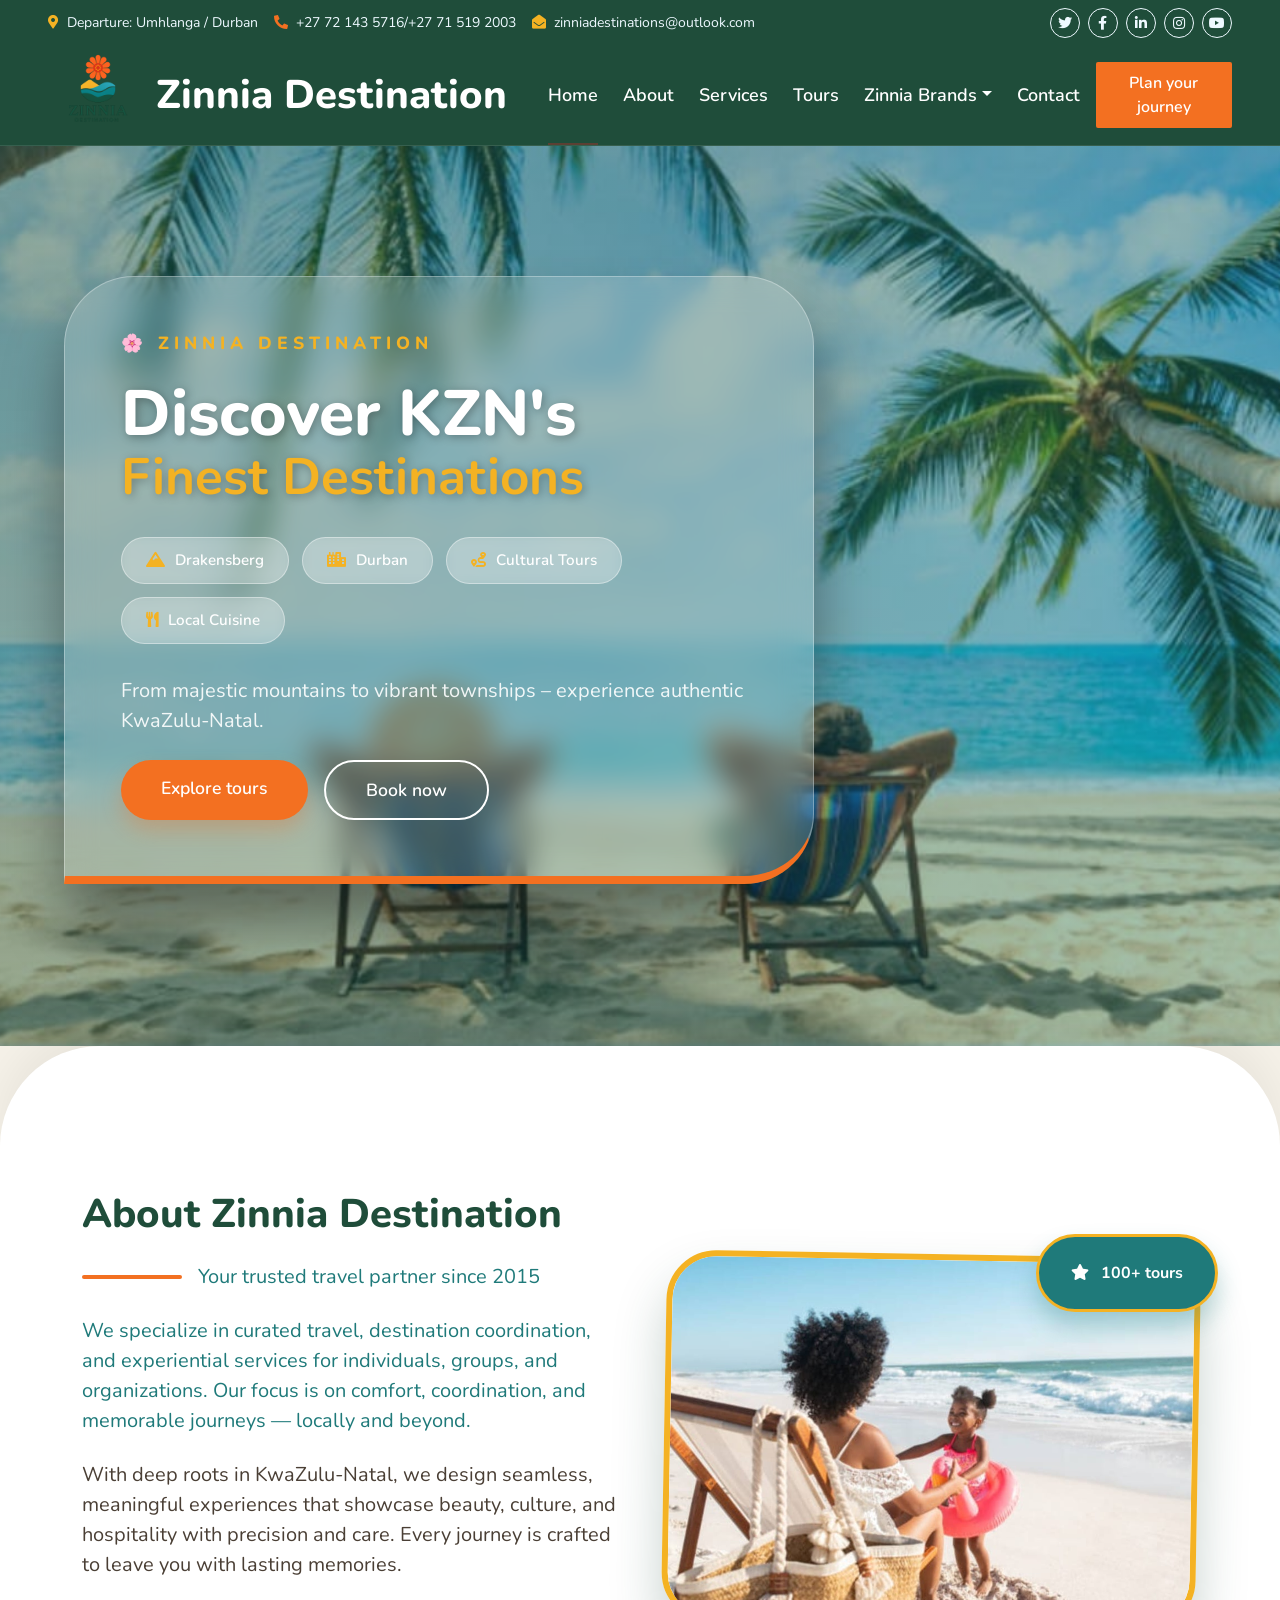
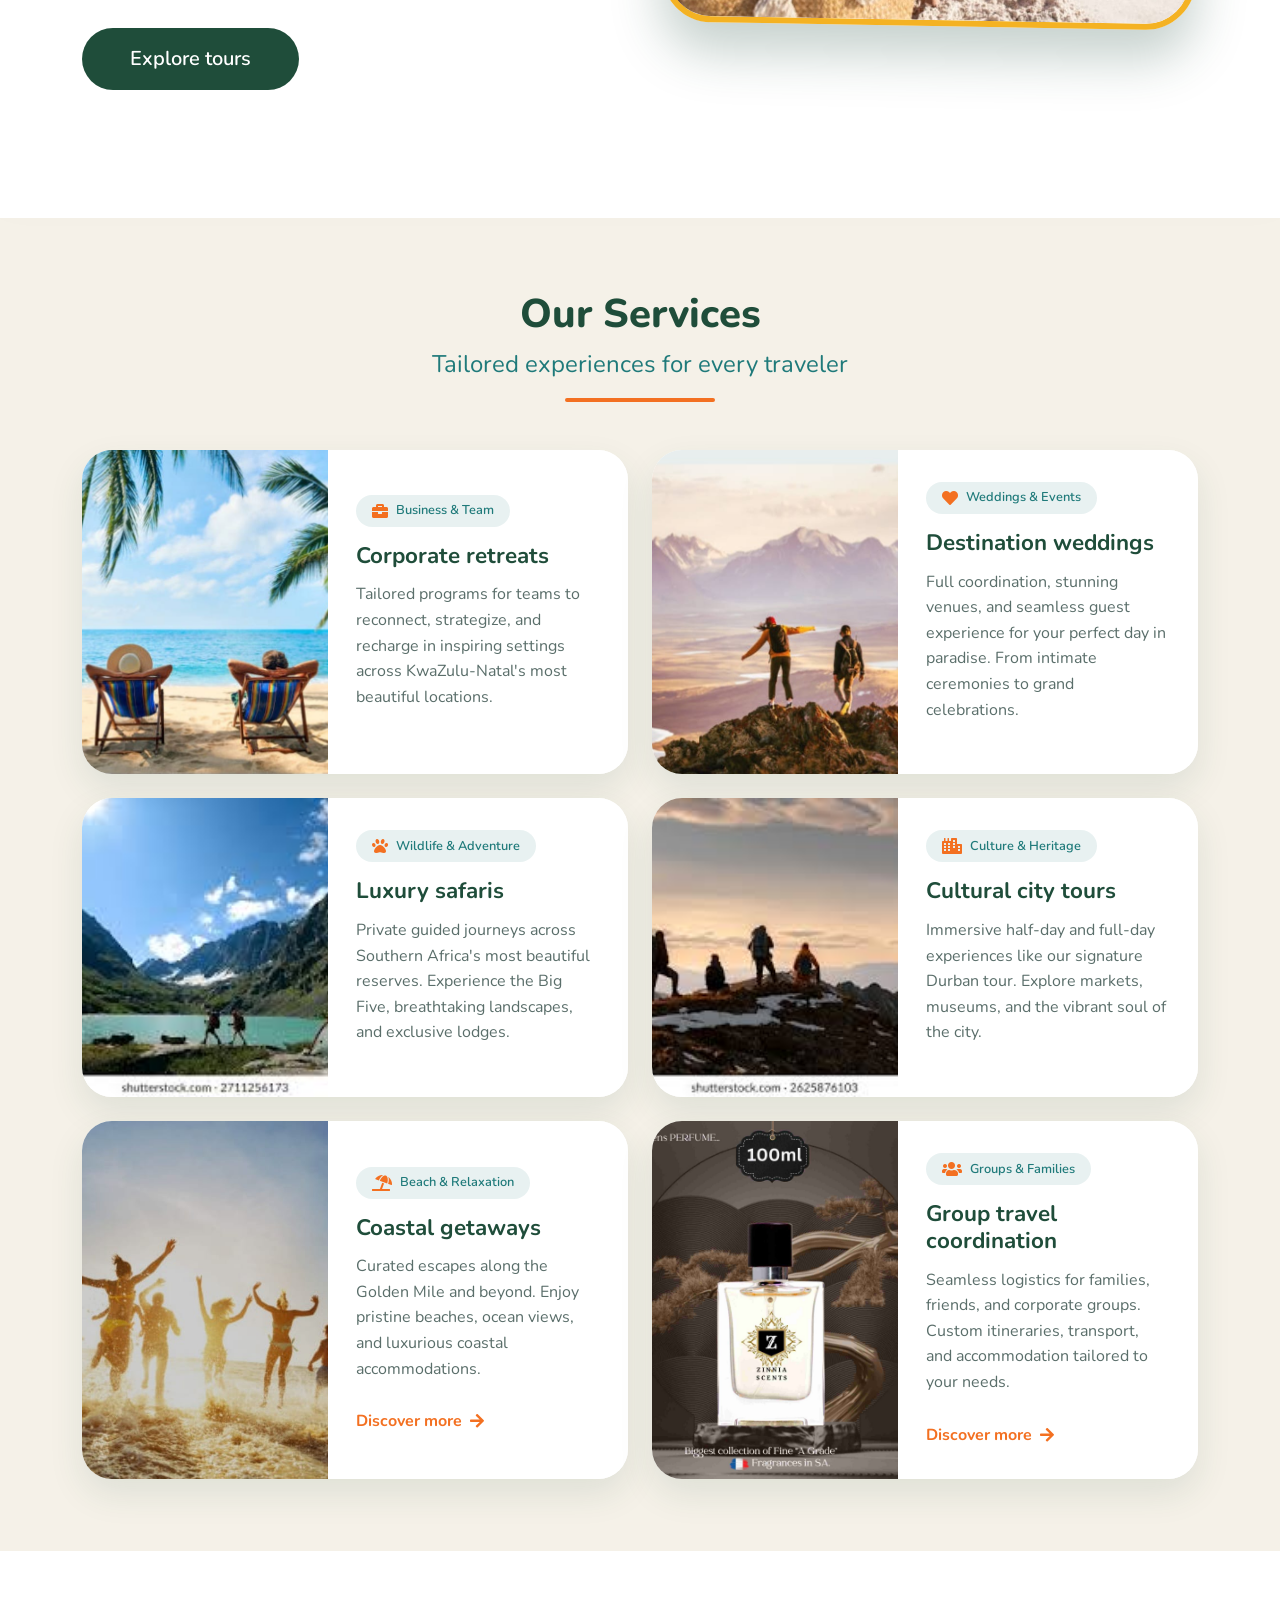
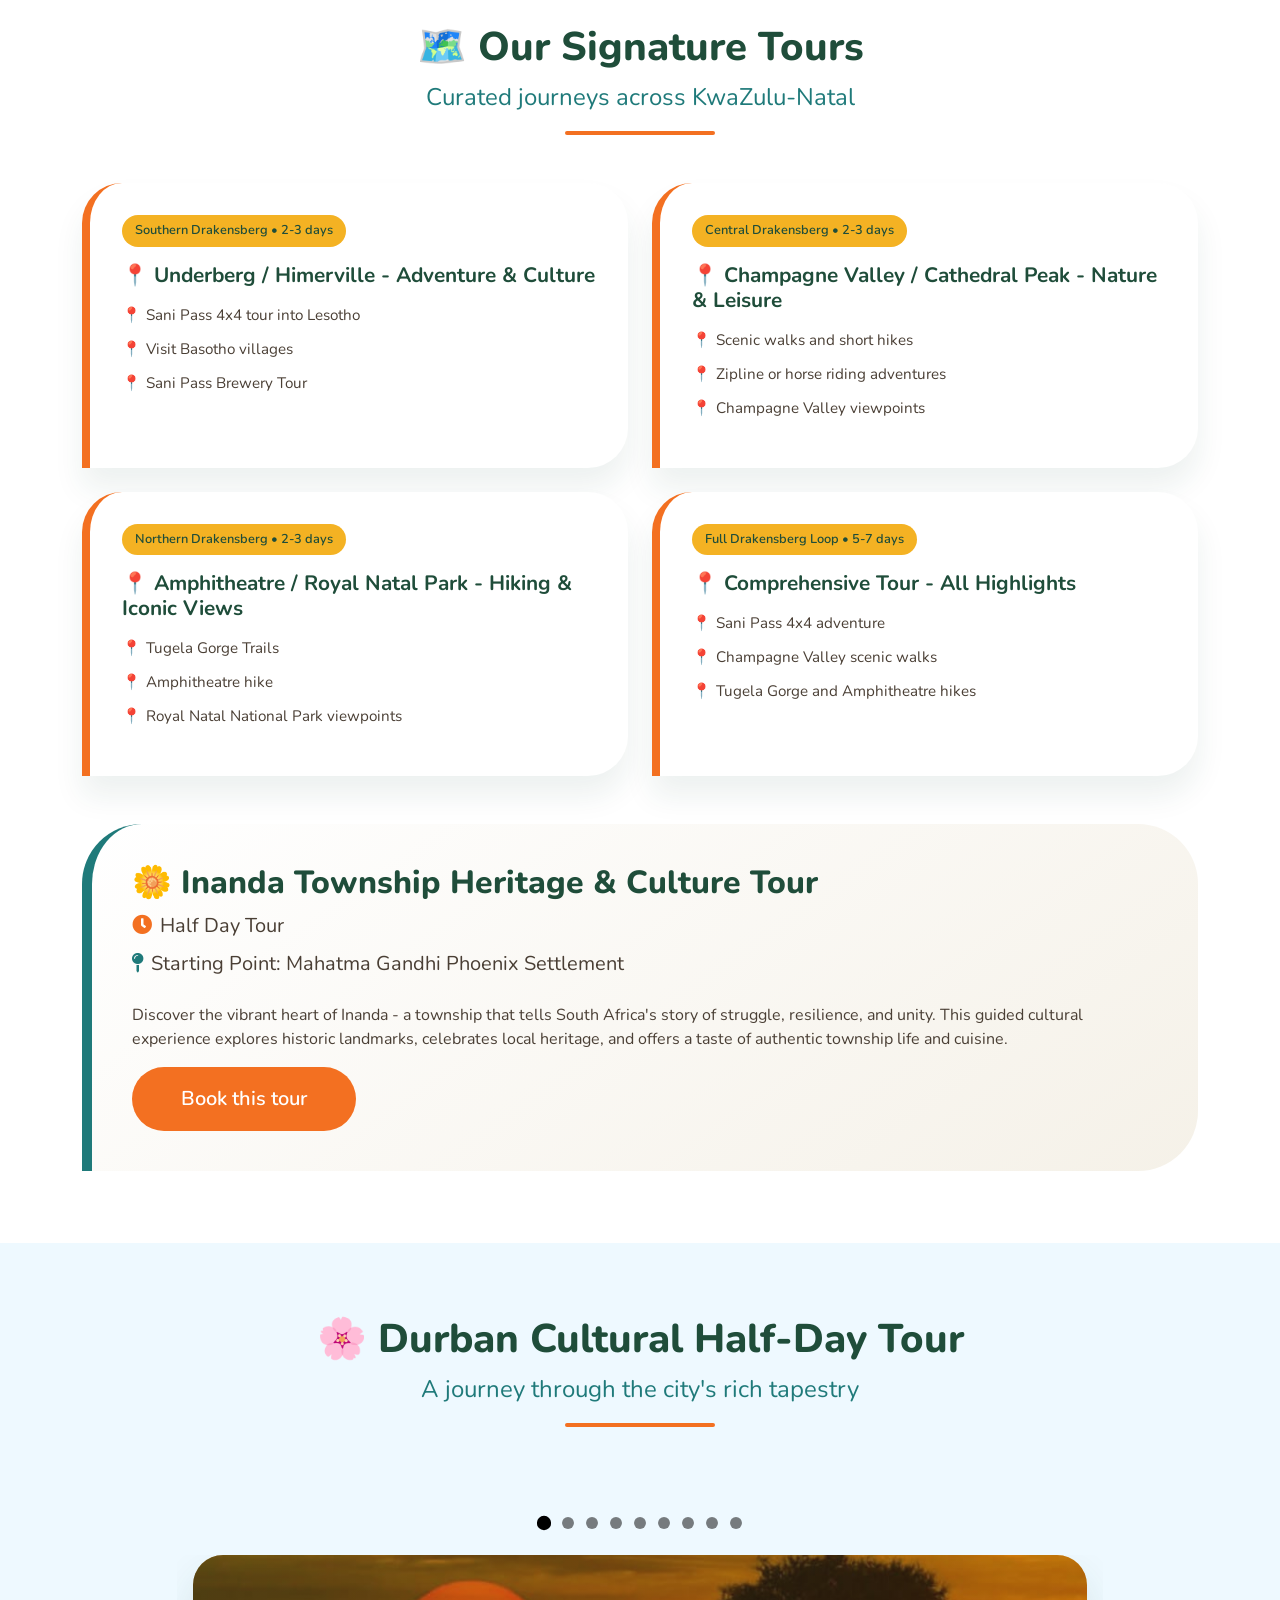
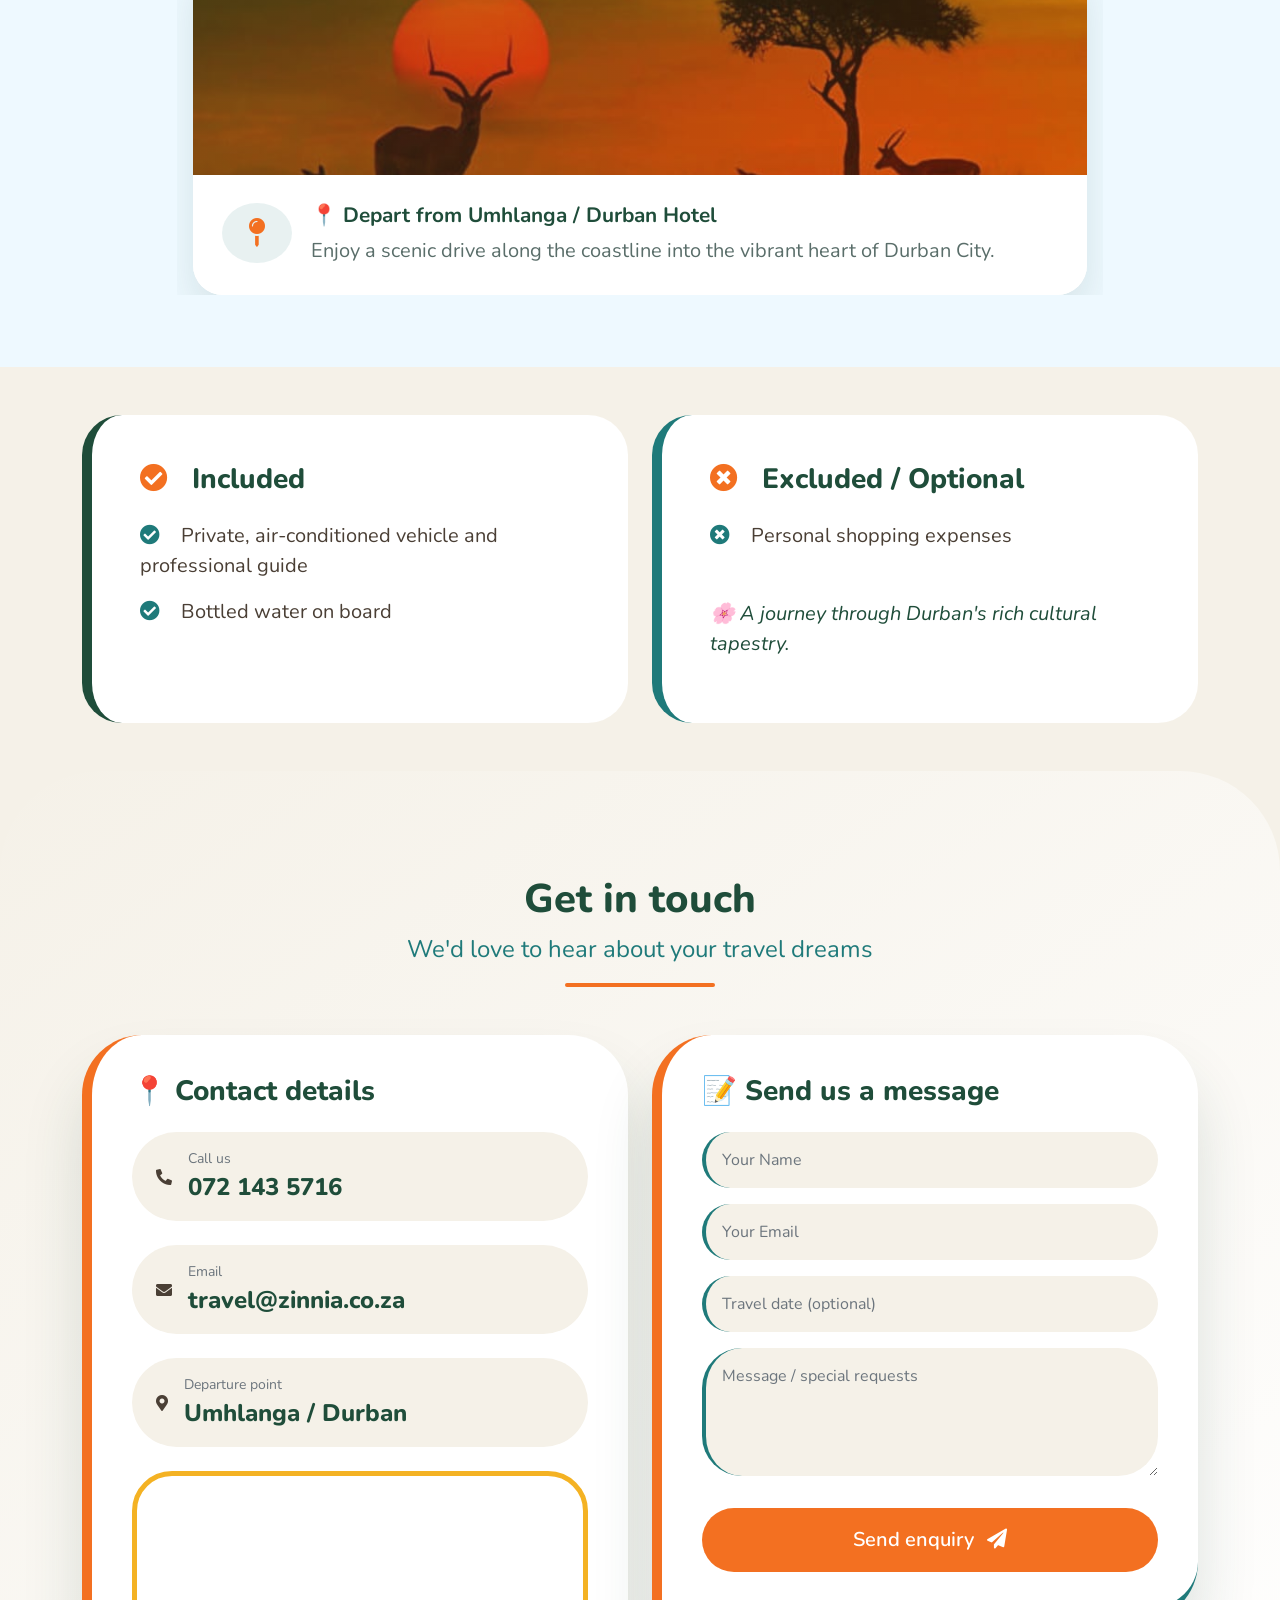
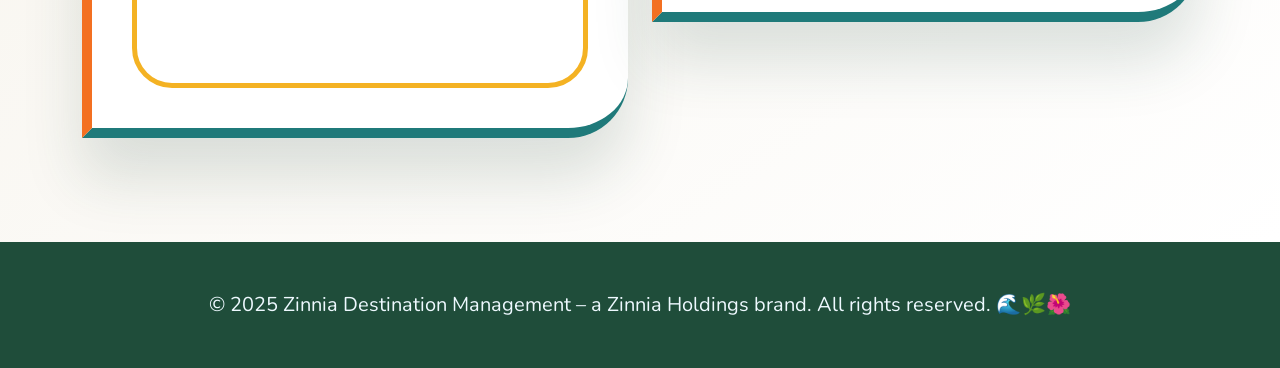
<file: indexDestination.html>
<!DOCTYPE html>
<html lang="en">
<head>
    <meta charset="utf-8">
    <title>Zinnia Destination – Durban & Drakensberg Tours</title>
    <meta content="width=device-width, initial-scale=1.0" name="viewport">
    <meta content="Zinnia Destination, Durban tour, Drakensberg, cultural experience, KwaZulu-Natal" name="keywords">
    <meta content="Zinnia Destination Management – curated Durban cultural tours and Drakensberg routes." name="description">
    <link href="https://fonts.googleapis.com/css2?family=Nunito:wght@400;600;700;800&family=Rubik:wght@400;500;600;700&display=swap" rel="stylesheet">
    <link href="https://cdnjs.cloudflare.com/ajax/libs/font-awesome/5.10.0/css/all.min.css" rel="stylesheet">
    <link href="https://cdn.jsdelivr.net/npm/bootstrap-icons@1.4.1/font/bootstrap-icons.css" rel="stylesheet">
    <link href="lib/owlcarousel/assets/owl.carousel.min.css" rel="stylesheet">
    <link href="lib/animate/animate.min.css" rel="stylesheet">
    <link href="css/bootstrap.min.css" rel="stylesheet">
    <link href="css/style.css" rel="stylesheet">
    <style>
        :root { 
            --dest-forest: #1F4D3A;      /* Primary - Deep Forest Green */
            --dest-teal: #1F7A7A;         /* Secondary - Teal Ocean Blue */
            --dest-sunset: #F37021;        /* Accent - Zinnia Sunset Orange */
            --dest-mustard: #F4B223;       /* Supporting - Golden Mustard */
            --dest-sand: #F5F1E8;           /* Neutral - Warm Sand / Off White */
            --dest-forest-rgb: 31,77,58;
            --dest-teal-rgb: 31,122,122;
        }
        body {
            background-color: var(--dest-sand);
            font-family: 'Nunito', sans-serif;
            overflow-x: hidden;
        }
        .bg-forest { background: var(--dest-forest); }
        .bg-teal { background: var(--dest-teal); }
        .bg-sunset { background: var(--dest-sunset); }
        .bg-mustard { background: var(--dest-mustard); }
        .bg-sand { background: var(--dest-sand); }
        .text-forest { color: var(--dest-forest); }
        .text-teal { color: var(--dest-teal); }
        .text-sunset { color: var(--dest-sunset); }
        .text-mustard { color: var(--dest-mustard); }
        .btn-forest { background: var(--dest-forest); color: #fff; border: none; }
        .btn-forest:hover { background: #123d2d; }
        .btn-teal { background: var(--dest-teal); color: #fff; }
        .btn-teal:hover { background: #146060; }
        .btn-sunset { background: var(--dest-sunset); color: #fff; }
        .navbar-dest { background: var(--dest-forest) !important; }
        
        /* ===== NEW SERVICE CARDS WITH IMAGE LEFT, INFO RIGHT ===== */
        .service-horizontal-card {
            display: flex;
            background: white;
            border-radius: 30px;
            overflow: hidden;
            box-shadow: 0 15px 35px rgba(var(--dest-forest-rgb), 0.1);
            transition: all 0.4s cubic-bezier(0.175, 0.885, 0.32, 1.275);
            height: 100%;
            position: relative;
        }
        
        .service-horizontal-card:hover {
            transform: translateY(-12px) scale(1.02);
            box-shadow: 0 30px 50px rgba(var(--dest-forest-rgb), 0.2);
        }
        
        .service-image-side {
            flex: 0 0 45%;
            overflow: hidden;
            position: relative;
        }
        
        .service-image-side img {
            width: 100%;
            height: 100%;
            object-fit: cover;
            transition: transform 0.6s ease;
        }
        
        .service-horizontal-card:hover .service-image-side img {
            transform: scale(1.1);
        }
        
        .service-image-side::after {
            content: '';
            position: absolute;
            top: 0;
            left: 0;
            width: 100%;
            height: 100%;
            background: linear-gradient(135deg, rgba(31,77,58,0.2), rgba(243,112,33,0.2));
            opacity: 0;
            transition: opacity 0.4s ease;
        }
        
        .service-horizontal-card:hover .service-image-side::after {
            opacity: 1;
        }
        
        .service-info-side {
            flex: 1;
            padding: 2rem 1.8rem;
            display: flex;
            flex-direction: column;
            justify-content: center;
            background: white;
        }
        
        .service-info-side h4 {
            font-size: 1.4rem;
            font-weight: 800;
            color: var(--dest-forest);
            margin-bottom: 0.8rem;
        }
        
        .service-info-side p {
            color: #5a6e6a;
            line-height: 1.6;
            margin-bottom: 1.2rem;
        }
        
        .service-icon-badge {
            display: inline-flex;
            align-items: center;
            gap: 8px;
            background: rgba(31,122,122,0.1);
            padding: 0.4rem 1rem;
            border-radius: 50px;
            margin-bottom: 1rem;
            width: fit-content;
        }
        
        .service-icon-badge i {
            color: var(--dest-sunset);
            font-size: 1rem;
        }
        
        .service-icon-badge span {
            font-size: 0.8rem;
            font-weight: 600;
            color: var(--dest-teal);
        }
        
        .service-link {
            color: var(--dest-sunset);
            font-weight: 700;
            text-decoration: none;
            display: inline-flex;
            align-items: center;
            gap: 8px;
            margin-top: 0.5rem;
            transition: gap 0.3s ease;
        }
        
        .service-link:hover {
            gap: 12px;
            color: var(--dest-forest);
        }
        
        /* ===== HERO STYLES (unchanged) ===== */
        .hero-elegant {
            position: relative;
            min-height: 100vh;
            display: flex;
            align-items: center;
            padding: 6rem 0 8rem 0;
            overflow: hidden;
        }
        
        .hero-slider {
            position: absolute;
            top: 0;
            left: 0;
            width: 100%;
            height: 100%;
            z-index: 0;
        }
        
        .hero-slider .carousel,
        .hero-slider .carousel-inner,
        .hero-slider .carousel-item {
            height: 100%;
        }
        
        .hero-slider .carousel-item img {
            width: 100%;
            height: 100%;
            object-fit: cover;
        }
        
        .hero-slider .carousel-item::after {
            content: '';
            position: absolute;
            top: 0;
            left: 0;
            width: 100%;
            height: 100%;
            background: linear-gradient(135deg, rgba(31,77,58,0.5) 0%, rgba(31,122,122,0.4) 100%);
            z-index: 1;
        }
        
        .luxury-panel {
            position: relative;
            z-index: 20;
            background: rgba(255, 255, 255, 0.15);
            backdrop-filter: blur(15px);
            -webkit-backdrop-filter: blur(15px);
            border: 1px solid rgba(255, 255, 255, 0.3);
            border-radius: 70px 70px 70px 0;
            padding: 3.5rem;
            max-width: 750px;
            margin-left: 5%;
            box-shadow: 0 40px 60px rgba(0, 0, 0, 0.4);
            color: white;
            border-bottom: 8px solid var(--dest-sunset);
            transform: translateY(0);
            animation: float 6s ease-in-out infinite;
        }
        
        @keyframes float {
            0% { transform: translateY(0px); }
            50% { transform: translateY(-10px); }
            100% { transform: translateY(0px); }
        }
        
        .luxury-panel h5 {
            color: var(--dest-mustard);
            letter-spacing: 5px;
            font-weight: 700;
            font-size: 1.1rem;
            margin-bottom: 1.5rem;
            text-transform: uppercase;
        }
        
        .luxury-panel h1 {
            font-size: 4rem;
            font-weight: 800;
            line-height: 1.1;
            color: white;
            text-shadow: 2px 2px 10px rgba(0,0,0,0.3);
            margin-bottom: 1.5rem;
        }
        
        .luxury-panel h1 span {
            color: var(--dest-mustard);
            display: block;
            font-size: 3.2rem;
            font-weight: 700;
        }
        
        .luxury-panel .feature-pills {
            display: flex;
            flex-wrap: wrap;
            gap: 0.8rem;
            margin: 2rem 0;
        }
        
        .luxury-panel .pill {
            background: rgba(255, 255, 255, 0.2);
            backdrop-filter: blur(5px);
            padding: 0.7rem 1.5rem;
            border-radius: 60px;
            font-weight: 600;
            border: 1px solid rgba(255, 255, 255, 0.4);
            color: white;
            font-size: 0.95rem;
        }
        
        .luxury-panel .pill i {
            color: var(--dest-mustard);
            margin-right: 6px;
        }
        
        .luxury-panel .btn-luxury {
            background: var(--dest-sunset);
            color: white;
            border: none;
            padding: 0.9rem 2.5rem;
            font-size: 1.1rem;
            border-radius: 60px;
            box-shadow: 0 10px 20px rgba(243,112,33,0.3);
            transition: all 0.3s;
        }
        
        .luxury-panel .btn-luxury:hover {
            background: #d45c1a;
            transform: scale(1.05);
            box-shadow: 0 15px 25px rgba(243,112,33,0.4);
        }
        
        .luxury-panel .btn-outline-luxury {
            border: 2px solid white;
            color: white;
            background: transparent;
            padding: 0.9rem 2.5rem;
            font-size: 1.1rem;
            border-radius: 60px;
            transition: all 0.3s;
        }
        
        .luxury-panel .btn-outline-luxury:hover {
            background: white;
            color: var(--dest-forest);
        }
        
        /* Hero slider controls */
        .hero-slider .carousel-indicators {
            margin-bottom: 30px;
            z-index: 15;
        }
        
        .hero-slider .carousel-indicators button {
            width: 40px;
            height: 4px;
            border-radius: 0;
            background-color: white;
            border: none;
            opacity: 0.5;
            margin: 0 4px;
        }
        
        .hero-slider .carousel-indicators button.active {
            opacity: 1;
            background-color: var(--dest-sunset);
        }
        
        /* ===== ABOUT SECTION ===== */
        .about-elegant {
            background: white;
            border-radius: 100px 100px 0 0;
            margin-top: 0;
            padding-top: 6rem;
            padding-bottom: 5rem;
            position: relative;
            z-index: 5;
            box-shadow: 0 -20px 40px rgba(0,0,0,0.05);
        }
        
        .about-image-frame {
            position: relative;
            border-radius: 50px;
            overflow: hidden;
            box-shadow: 0 30px 50px rgba(var(--dest-forest-rgb), 0.25);
            border: 6px solid var(--dest-mustard);
            transform: rotate(1deg);
        }
        .about-image-frame img {
            transition: 1s;
            width: 100%;
        }
        .about-image-frame:hover img {
            transform: scale(1.05);
        }
        .floating-badge {
            position: absolute;
            top: -20px;
            right: -20px;
            background: var(--dest-teal);
            color: white;
            padding: 1.5rem 2rem;
            border-radius: 80px;
            font-weight: bold;
            box-shadow: 0 15px 25px rgba(31,122,122,0.3);
            z-index: 5;
            border: 3px solid var(--dest-mustard);
        }
        
        /* ===== TOUR CARDS ===== */
        .tour-card {
            background: white;
            border-radius: 40px 40px 40px 0;
            padding: 2rem;
            box-shadow: 0 20px 30px rgba(var(--dest-forest-rgb), 0.08);
            height: 100%;
            border-left: 8px solid var(--dest-sunset);
            transition: 0.3s;
            position: relative;
            overflow: hidden;
        }
        .tour-card:hover {
            transform: translateY(-8px);
            box-shadow: 0 30px 50px rgba(var(--dest-forest-rgb), 0.2);
        }
        .tour-card h4 {
            color: var(--dest-forest);
            font-weight: 700;
            margin-bottom: 1rem;
            font-size: 1.3rem;
        }
        .badge-route {
            background: var(--dest-mustard);
            color: var(--dest-forest);
            padding: 0.4rem 0.8rem;
            border-radius: 50px;
            font-size: 0.8rem;
            font-weight: 600;
            display: inline-block;
            margin-bottom: 1rem;
        }
        .tour-card ul {
            list-style: none;
            padding-left: 0;
        }
        .tour-card ul li {
            margin-bottom: 0.7rem;
            padding-left: 1.5rem;
            position: relative;
            font-size: 0.95rem;
        }
        .tour-card ul li::before {
            content: "📍";
            position: absolute;
            left: 0;
            color: var(--dest-sunset);
        }
        
        /* Inanda tour card */
        .inanda-card {
            background: linear-gradient(145deg, white, var(--dest-sand));
            border-radius: 60px 60px 60px 0;
            padding: 2.5rem;
            border-left: 10px solid var(--dest-teal);
            margin-top: 2rem;
        }
        .inanda-card h3 {
            color: var(--dest-forest);
            font-size: 2rem;
        }
        .timeline-item {
            display: flex;
            gap: 1rem;
            margin: 1.5rem 0;
            align-items: flex-start;
        }
        .timeline-marker {
            min-width: 40px;
            height: 40px;
            background: var(--dest-sunset);
            border-radius: 50%;
            display: flex;
            align-items: center;
            justify-content: center;
            color: white;
            font-weight: bold;
        }
        
        /* Itinerary cards */
        .itinerary-card { 
            background: white; 
            border-radius: 40px; 
            padding: 2rem; 
            box-shadow: 0 20px 40px rgba(var(--dest-forest-rgb), 0.1); 
            border-left: 8px solid var(--dest-sunset); 
            min-height: 200px; 
            display: flex; 
            align-items: center;
            transition: 0.3s;
        }
        .itinerary-card:hover {
            transform: translateX(8px);
            box-shadow: 0 25px 45px rgba(var(--dest-forest-rgb), 0.15);
        }
        .itinerary-icon { 
            color: var(--dest-teal); 
            font-size: 2.5rem; 
            min-width: 70px; 
            text-align: center; 
        }
        
        /* Contact section */
        .contact-artistic {
            background: linear-gradient(145deg, var(--dest-sand), white);
            border-radius: 100px 100px 0 0;
            padding: 5rem 0;
        }
        .contact-card-art {
            background: white;
            border-radius: 60px 60px 60px 0;
            padding: 2.5rem;
            box-shadow: 0 40px 60px rgba(var(--dest-forest-rgb), 0.15);
            border-left: 10px solid var(--dest-sunset);
            border-bottom: 10px solid var(--dest-teal);
            transition: 0.3s;
        }
        .contact-card-art:hover {
            transform: rotate(0deg) scale(1.02);
        }
        .contact-item {
            display: flex;
            align-items: center;
            gap: 1rem;
            margin: 1.5rem 0;
            background: var(--dest-sand);
            padding: 1rem 1.5rem;
            border-radius: 70px;
        }
        .form-control-beauty {
            border: none;
            background: var(--dest-sand);
            padding: 1rem;
            border-radius: 40px;
            margin-bottom: 1rem;
            border-left: 4px solid var(--dest-teal);
        }
        
        .footer-dest { background: var(--dest-forest); color: #ddd; }
        
        .navbar-logo {
            height: 100px;
            width: auto;
        }
        
        /* Responsive */
        @media (max-width: 992px) {
            .service-horizontal-card {
                flex-direction: column;
            }
            .service-image-side {
                flex: 0 0 220px;
            }
            .service-image-side img {
                height: 220px;
            }
            .service-info-side {
                padding: 1.5rem;
            }
            .luxury-panel {
                max-width: 90%;
                margin: 0 auto;
                padding: 2rem;
            }
            .luxury-panel h1 {
                font-size: 2.5rem;
            }
            .luxury-panel h1 span {
                font-size: 2rem;
            }
        }
        
        @media (max-width: 768px) {
            .service-info-side h4 {
                font-size: 1.2rem;
            }
            .luxury-panel h1 {
                font-size: 2rem;
            }
            .contact-card-art {
                padding: 1.5rem;
            }
        }
        /* Modern Itinerary Card Styles with Images */
    .itinerary-card-modern {
        background: white;
        border-radius: 30px;
        overflow: hidden;
        box-shadow: 0 20px 40px rgba(31,77,58,0.12);
        transition: all 0.4s cubic-bezier(0.175, 0.885, 0.32, 1.275);
        display: flex;
        flex-direction: column;
    }
    
    .itinerary-card-modern:hover {
        transform: translateY(-8px);
        box-shadow: 0 30px 50px rgba(31,77,58,0.2);
    }
    
    .itinerary-image {
        position: relative;
        height: 220px;
        overflow: hidden;
    }
    
    .itinerary-image img {
        width: 100%;
        height: 100%;
        object-fit: cover;
        transition: transform 0.6s ease;
    }
    
    .itinerary-card-modern:hover .itinerary-image img {
        transform: scale(1.08);
    }
    
    .image-overlay {
        position: absolute;
        top: 0;
        left: 0;
        width: 100%;
        height: 100%;
        background: linear-gradient(135deg, rgba(31,77,58,0.3), rgba(243,112,33,0.2));
        transition: opacity 0.3s ease;
    }
    
    .itinerary-card-modern:hover .image-overlay {
        background: linear-gradient(135deg, rgba(31,77,58,0.4), rgba(243,112,33,0.3));
    }
    
    .itinerary-content {
        padding: 1.8rem;
        display: flex;
        gap: 1.2rem;
        background: white;
    }
    
    .itinerary-icon {
        flex-shrink: 0;
        width: 60px;
        height: 60px;
        background: rgba(31,122,122,0.1);
        border-radius: 50%;
        display: flex;
        align-items: center;
        justify-content: center;
        font-size: 1.8rem;
        transition: all 0.3s ease;
    }
    
    .itinerary-card-modern:hover .itinerary-icon {
        background: var(--dest-sunset);
        transform: rotate(360deg);
    }
    
    .itinerary-card-modern:hover .itinerary-icon i {
        color: white !important;
    }
    
    .itinerary-content h4 {
        margin-bottom: 0.5rem;
        font-weight: 700;
        font-size: 1.3rem;
    }
    
    .itinerary-content p {
        margin-bottom: 0;
        color: #5a6e6a;
        line-height: 1.5;
    }
    
    /* Carousel controls styling */
    .carousel-control-prev,
    .carousel-control-next {
        width: 50px;
        height: 50px;
        top: 50%;
        transform: translateY(-50%);
        opacity: 0;
        transition: opacity 0.3s ease;
    }
    
    .carousel:hover .carousel-control-prev,
    .carousel:hover .carousel-control-next {
        opacity: 1;
    }
    
    .carousel-control-prev-icon,
    .carousel-control-next-icon {
        width: 40px;
        height: 40px;
        background-size: 60%;
    }
    
    /* Carousel indicators */
    .carousel-indicators {
        position: relative;
        margin-top: 2rem;
        margin-bottom: 0;
    }
    
    .carousel-indicators button {
        width: 12px;
        height: 12px;
        border-radius: 50%;
        background-color: var(--dest-forest);
        opacity: 0.4;
        margin: 0 6px;
    }
    
    .carousel-indicators button.active {
        opacity: 1;
        background-color: var(--dest-sunset);
        transform: scale(1.2);
    }
    
    /* Responsive */
    @media (max-width: 768px) {
        .itinerary-image {
            height: 180px;
        }
        .itinerary-content {
            padding: 1.2rem;
            flex-direction: column;
            text-align: center;
        }
        .itinerary-icon {
            margin: 0 auto;
        }
        .itinerary-content h4 {
            font-size: 1.1rem;
        }
        .itinerary-content p {
            font-size: 0.9rem;
        }
        .carousel-control-prev,
        .carousel-control-next {
            width: 35px;
            height: 35px;
        }
    }
    
    @media (max-width: 576px) {
        .itinerary-image {
            height: 150px;
        }
        .itinerary-content h4 {
            font-size: 1rem;
        }
    }
    </style>
</head>
<body>
    <div id="spinner" class="show bg-white position-fixed translate-middle w-100 vh-100 top-50 start-50 d-flex align-items-center justify-content-center"><div class="spinner"></div></div>

    <!-- Topbar -->
    <div class="container-fluid bg-forest px-5 d-none d-lg-block">
        <div class="row gx-0">
            <div class="col-lg-8 text-center text-lg-start">
                <div class="d-inline-flex align-items-center" style="height:45px">
                    <small class="me-3 text-light"><i class="fa fa-map-marker-alt me-2" style="color:var(--dest-mustard);"></i>Departure: Umhlanga / Durban</small>
                    <small class="me-3 text-light"><i class="fa fa-phone-alt me-2" style="color:var(--dest-sunset);"></i>+27 72 143 5716/+27 71 519 2003</small>
                    <small class="text-light"><i class="fa fa-envelope-open me-2" style="color:var(--dest-mustard);"></i>zinniadestinations@outlook.com</small>
                </div>
            </div>
            <div class="col-lg-4 text-center text-lg-end">
                <div class="d-inline-flex align-items-center" style="height:45px">
                    <a class="btn btn-sm btn-outline-light btn-sm-square rounded-circle me-2" href="#"><i class="fab fa-twitter"></i></a>
                    <a class="btn btn-sm btn-outline-light btn-sm-square rounded-circle me-2" href="#"><i class="fab fa-facebook-f"></i></a>
                    <a class="btn btn-sm btn-outline-light btn-sm-square rounded-circle me-2" href="#"><i class="fab fa-linkedin-in"></i></a>
                    <a class="btn btn-sm btn-outline-light btn-sm-square rounded-circle me-2" href="#"><i class="fab fa-instagram"></i></a>
                    <a class="btn btn-sm btn-outline-light btn-sm-square rounded-circle" href="#"><i class="fab fa-youtube"></i></a>
                </div>
            </div>
        </div>
    </div>

    <!-- Navbar & Hero -->
    <div class="container-fluid position-relative p-0">
        <nav class="navbar navbar-expand-lg navbar-dark px-5 py-3 py-lg-0 navbar-dest" style="position: relative; z-index: 30;">
            <a href="index.html" class="navbar-brand p-0 d-flex align-items-center">
                <img src="img/destination.png" alt="Zinnia Holdings Logo" class="navbar-logo me-2">
                <h1 class="m-0 text-white">Zinnia Destination</h1>
            </a>
            <button class="navbar-toggler" data-bs-toggle="collapse" data-bs-target="#navbarCollapse"><span class="fa fa-bars"></span></button>
            <div class="collapse navbar-collapse" id="navbarCollapse">
                <div class="navbar-nav ms-auto py-0">
                    <a href="indexDestination.html" class="nav-item nav-link active">Home</a>
                     <a href="about-destination.html" class="nav-item nav-link">About</a>
                    <a href="services-destination.html" class="nav-item nav-link">Services</a>
                    <a href="tours-destination.html" class="nav-item nav-link">Tours</a>
                    <div class="nav-item dropdown">
                        <a href="#" class="nav-link dropdown-toggle" data-bs-toggle="dropdown">Zinnia Brands</a>
                        <div class="dropdown-menu m-0">
                            <a href="index.html" class="dropdown-item">Holdings</a>
                            <a href="indexBranding.html" class="dropdown-item">Branding</a>
                            <a href="indexHealth.html" class="dropdown-item">Wellness</a>
                        </div>
                    </div>
                    <a href="contact-destination.html" class="nav-item nav-link">Contact</a>
                </div>
                <a href="#contact" class="btn btn-sunset py-2 px-4 ms-3" style="background:var(--dest-sunset); color:white;">Plan your journey</a>
            </div>
        </nav>

        <!-- Hero Section -->
        <div class="hero-elegant">
            <div class="hero-slider">
                <div id="heroImageCarousel" class="carousel slide carousel-fade" data-bs-ride="carousel" data-bs-interval="5000" data-bs-pause="false">
                    
                    <div class="carousel-inner">
                        <div class="carousel-item active"><img src="img/d40.jpeg" class="d-block w-100" alt="Drakensberg Mountains"></div>
                        <div class="carousel-item"><img src="img/d45.jpeg" class="d-block w-100" alt="Durban Beachfront"></div>
                        <div class="carousel-item"><img src="img/download.jfif" class="d-block w-100" alt="Cultural Experience"></div>
                    </div>
                    <button class="carousel-control-prev" type="button" data-bs-target="#heroImageCarousel" data-bs-slide="prev">
                        <span class="carousel-control-prev-icon"></span>
                    </button>
                    <button class="carousel-control-next" type="button" data-bs-target="#heroImageCarousel" data-bs-slide="next">
                        <span class="carousel-control-next-icon"></span>
                    </button>
                </div>
            </div>
            <div class="luxury-panel">
                <h5 class="fw-bold">🌸 ZINNIA DESTINATION</h5>
                <h1>Discover KZN's <span>Finest Destinations</span></h1>
                <div class="feature-pills">
                    <span class="pill"><i class="fas fa-mountain"></i> Drakensberg</span>
                    <span class="pill"><i class="fas fa-city"></i> Durban</span>
                    <span class="pill"><i class="fas fa-route"></i> Cultural Tours</span>
                    <span class="pill"><i class="fas fa-utensils"></i> Local Cuisine</span>
                </div>
                <p class="fs-5 mb-4" style="color:rgba(255,255,255,0.9);">From majestic mountains to vibrant townships – experience authentic KwaZulu-Natal.</p>
                <div class="d-flex gap-3">
                    <a href="#tours" class="btn btn-luxury">Explore tours</a>
                    <a href="#contact" class="btn btn-outline-luxury">Book now</a>
                </div>
            </div>
        </div>
    </div>

    <!-- About Section (unchanged) -->
    <div class="container-fluid about-elegant" id="about">
        <div class="container py-5">
            <div class="row g-5 align-items-center">
                <div class="col-lg-6 order-lg-2">
                    <div class="position-relative">
                        <div class="about-image-frame">
                            <img src="img/d38.jpeg" class="img-fluid w-100" alt="About Zinnia Destination">
                        </div>
                        <div class="floating-badge">
                            <i class="fas fa-star me-2"></i> 100+ tours
                        </div>
                    </div>
                </div>
                <div class="col-lg-6 order-lg-1">
                    <h2 class="display-6 fw-bold" style="color:var(--dest-forest);">About Zinnia Destination</h2>
                    <div class="d-flex align-items-center mt-4 mb-4">
                        <div style="width:100px; height:4px; background:var(--dest-sunset); border-radius:2px;"></div>
                        <span class="ms-3 text-teal fw-semibold fs-5">Your trusted travel partner since 2015</span>
                    </div>
                    <p class="fs-5" style="color:var(--dest-teal);">We specialize in curated travel, destination coordination, and experiential services for individuals, groups, and organizations. Our focus is on comfort, coordination, and memorable journeys — locally and beyond.</p>
                    <p class="mt-4 fs-5">With deep roots in KwaZulu-Natal, we design seamless, meaningful experiences that showcase beauty, culture, and hospitality with precision and care. Every journey is crafted to leave you with lasting memories.</p>
                    <div class="mt-5">
                        <a href="#tours" class="btn btn-forest btn-lg px-5 py-3 rounded-pill">Explore tours</a>
                    </div>
                </div>
            </div>
        </div>
    </div>

    <!-- SERVICES SECTION - NEW HORIZONTAL CARDS WITH IMAGES (Only this section changed) -->
    <div class="container-fluid py-5" id="services" style="background: var(--dest-sand);">
        <div class="container py-4">
            <div class="text-center mb-5">
                <h2 class="display-6 fw-bold" style="color:var(--dest-forest);">Our Services</h2>
                <p class="fs-4" style="color:var(--dest-teal);">Tailored experiences for every traveler</p>
                <div style="width:150px; height:4px; background:var(--dest-sunset); margin:1rem auto; border-radius:2px;"></div>
            </div>
            <div class="row g-4">
                <!-- Service 1: Corporate retreats -->
                <div class="col-md-6">
                    <div class="service-horizontal-card">
                        <div class="service-image-side">
                            <img src="img/d40.jpeg" alt="Corporate retreats">
                        </div>
                        <div class="service-info-side">
                            <div class="service-icon-badge">
                                <i class="fas fa-briefcase"></i>
                                <span>Business & Team</span>
                            </div>
                            <h4>Corporate retreats</h4>
                            <p>Tailored programs for teams to reconnect, strategize, and recharge in inspiring settings across KwaZulu-Natal's most beautiful locations.</p>
                        </div>
                    </div>
                </div>
                <!-- Service 2: Destination weddings -->
                <div class="col-md-6">
                    <div class="service-horizontal-card">
                        <div class="service-image-side">
                            <img src="img/d45.jpeg" alt="Destination weddings">
                        </div>
                        <div class="service-info-side">
                            <div class="service-icon-badge">
                                <i class="fas fa-heart"></i>
                                <span>Weddings & Events</span>
                            </div>
                            <h4>Destination weddings</h4>
                            <p>Full coordination, stunning venues, and seamless guest experience for your perfect day in paradise. From intimate ceremonies to grand celebrations.</p>
                        </div>
                    </div>
                </div>
                <!-- Service 3: Luxury safaris -->
                <div class="col-md-6">
                    <div class="service-horizontal-card">
                        <div class="service-image-side">
                            <img src="img/img1.jfif" alt="Luxury safaris">
                        </div>
                        <div class="service-info-side">
                            <div class="service-icon-badge">
                                <i class="fas fa-paw"></i>
                                <span>Wildlife & Adventure</span>
                            </div>
                            <h4>Luxury safaris</h4>
                            <p>Private guided journeys across Southern Africa's most beautiful reserves. Experience the Big Five, breathtaking landscapes, and exclusive lodges.</p>
                        </div>
                    </div>
                </div>
                <!-- Service 4: Cultural city tours -->
                <div class="col-md-6">
                    <div class="service-horizontal-card">
                        <div class="service-image-side">
                            <img src="img/download.jfif" alt="Cultural city tours">
                        </div>
                        <div class="service-info-side">
                            <div class="service-icon-badge">
                                <i class="fas fa-city"></i>
                                <span>Culture & Heritage</span>
                            </div>
                            <h4>Cultural city tours</h4>
                            <p>Immersive half-day and full-day experiences like our signature Durban tour. Explore markets, museums, and the vibrant soul of the city.</p>
                        </div>
                    </div>
                </div>
                <!-- Service 5: Coastal getaways -->
                <div class="col-md-6">
                    <div class="service-horizontal-card">
                        <div class="service-image-side">
                            <img src="img/d32.jpeg" alt="Coastal getaways">
                        </div>
                        <div class="service-info-side">
                            <div class="service-icon-badge">
                                <i class="fas fa-umbrella-beach"></i>
                                <span>Beach & Relaxation</span>
                            </div>
                            <h4>Coastal getaways</h4>
                            <p>Curated escapes along the Golden Mile and beyond. Enjoy pristine beaches, ocean views, and luxurious coastal accommodations.</p>
                            <a href="#" class="service-link">Discover more <i class="fas fa-arrow-right"></i></a>
                        </div>
                    </div>
                </div>
                <!-- Service 6: Group travel coordination -->
                <div class="col-md-6">
                    <div class="service-horizontal-card">
                        <div class="service-image-side">
                            <img src="img/p21.jpeg" alt="Group travel coordination">
                        </div>
                        <div class="service-info-side">
                            <div class="service-icon-badge">
                                <i class="fas fa-users"></i>
                                <span>Groups & Families</span>
                            </div>
                            <h4>Group travel coordination</h4>
                            <p>Seamless logistics for families, friends, and corporate groups. Custom itineraries, transport, and accommodation tailored to your needs.</p>
                            <a href="#" class="service-link">Discover more <i class="fas fa-arrow-right"></i></a>
                        </div>
                    </div>
                </div>
            </div>
        </div>
    </div>

    <!-- TOURS SECTION (unchanged) -->
    <div class="container-fluid py-5 bg-white" id="tours">
        <div class="container py-4">
            <div class="text-center mb-5">
                <h2 class="display-6 fw-bold" style="color:var(--dest-forest);">🗺️ Our Signature Tours</h2>
                <p class="fs-4" style="color:var(--dest-teal);">Curated journeys across KwaZulu-Natal</p>
                <div style="width:150px; height:4px; background:var(--dest-sunset); margin:1rem auto; border-radius:2px;"></div>
            </div>
            <div class="row g-4">
                <div class="col-lg-6">
                    <div class="tour-card">
                        <span class="badge-route">Southern Drakensberg • 2-3 days</span>
                        <h4>📍 Underberg / Himerville - Adventure & Culture</h4>
                        <ul><li>Sani Pass 4x4 tour into Lesotho</li><li>Visit Basotho villages</li><li>Sani Pass Brewery Tour</li></ul>
                    </div>
                </div>
                <div class="col-lg-6">
                    <div class="tour-card">
                        <span class="badge-route">Central Drakensberg • 2-3 days</span>
                        <h4>📍 Champagne Valley / Cathedral Peak - Nature & Leisure</h4>
                        <ul><li>Scenic walks and short hikes</li><li>Zipline or horse riding adventures</li><li>Champagne Valley viewpoints</li></ul>
                    </div>
                </div>
                <div class="col-lg-6">
                    <div class="tour-card">
                        <span class="badge-route">Northern Drakensberg • 2-3 days</span>
                        <h4>📍 Amphitheatre / Royal Natal Park - Hiking & Iconic Views</h4>
                        <ul><li>Tugela Gorge Trails</li><li>Amphitheatre hike</li><li>Royal Natal National Park viewpoints</li></ul>
                    </div>
                </div>
                <div class="col-lg-6">
                    <div class="tour-card">
                        <span class="badge-route">Full Drakensberg Loop • 5-7 days</span>
                        <h4>📍 Comprehensive Tour - All Highlights</h4>
                        <ul><li>Sani Pass 4x4 adventure</li><li>Champagne Valley scenic walks</li><li>Tugela Gorge and Amphitheatre hikes</li></ul>
                    </div>
                </div>
            </div>
            <div class="inanda-card mt-5">
                <h3 class="fw-bold">🌼 Inanda Township Heritage & Culture Tour</h3>
                <p class="fs-5 mb-2"><i class="fas fa-clock me-2" style="color:var(--dest-sunset);"></i>Half Day Tour</p>
                <p class="fs-5 mb-4"><i class="fas fa-map-pin me-2" style="color:var(--dest-teal);"></i>Starting Point: Mahatma Gandhi Phoenix Settlement</p>
                <p>Discover the vibrant heart of Inanda - a township that tells South Africa's story of struggle, resilience, and unity. This guided cultural experience explores historic landmarks, celebrates local heritage, and offers a taste of authentic township life and cuisine.</p>
                <div class="mt-3">
                    <a href="#contact" class="btn btn-sunset btn-lg px-5 py-3 rounded-pill">Book this tour</a>
                </div>
            </div>
        </div>
    </div>

    <!-- DURBAN CULTURAL TOUR ITINERARY CAROUSEL - WITH BEAUTIFUL IMAGES -->
<div class="container-fluid py-5 bg-light" id="durban-tour">
    <div class="container py-4">
        <div class="text-center mb-5">
            <h2 class="display-6 fw-bold" style="color:var(--dest-forest);">🌸 Durban Cultural Half-Day Tour</h2>
            <p class="fs-4" style="color:var(--dest-teal);">A journey through the city's rich tapestry</p>
            <div style="width:150px; height:4px; background:var(--dest-sunset); margin:1rem auto; border-radius:2px;"></div>
        </div>
        <div class="row justify-content-center">
            <div class="col-lg-10">
                <div id="itineraryCarousel" class="carousel slide carousel-dark" data-bs-ride="carousel" data-bs-interval="5000">
                    <div class="carousel-indicators mb-3 position-relative">
                        <button type="button" data-bs-target="#itineraryCarousel" data-bs-slide-to="0" class="active"></button>
                        <button type="button" data-bs-target="#itineraryCarousel" data-bs-slide-to="1"></button>
                        <button type="button" data-bs-target="#itineraryCarousel" data-bs-slide-to="2"></button>
                        <button type="button" data-bs-target="#itineraryCarousel" data-bs-slide-to="3"></button>
                        <button type="button" data-bs-target="#itineraryCarousel" data-bs-slide-to="4"></button>
                        <button type="button" data-bs-target="#itineraryCarousel" data-bs-slide-to="5"></button>
                        <button type="button" data-bs-target="#itineraryCarousel" data-bs-slide-to="6"></button>
                        <button type="button" data-bs-target="#itineraryCarousel" data-bs-slide-to="7"></button>
                        <button type="button" data-bs-target="#itineraryCarousel" data-bs-slide-to="8"></button>
                    </div>
                    <div class="carousel-inner">
                        <!-- Slide 1: Departure -->
                        <div class="carousel-item active">
                            <div class="itinerary-card-modern mx-3">
                                <div class="itinerary-image">
                                    <img src="img/d34.jpeg" alt="Umhlanga Coastline">
                                    <div class="image-overlay"></div>
                                </div>
                                <div class="itinerary-content">
                                    <div class="itinerary-icon"><i class="fas fa-map-pin" style="color:var(--dest-sunset);"></i></div>
                                    <div>
                                        <h4 style="color:var(--dest-forest);">📍 Depart from Umhlanga / Durban Hotel</h4>
                                        <p class="fs-5">Enjoy a scenic drive along the coastline into the vibrant heart of Durban City.</p>
                                    </div>
                                </div>
                            </div>
                        </div>
                        <!-- Slide 2: Natural Science Museum -->
                        <div class="carousel-item">
                            <div class="itinerary-card-modern mx-3">
                                <div class="itinerary-image">
                                    <img src="img/d36.jpeg" alt="Natural Science Museum">
                                    <div class="image-overlay"></div>
                                </div>
                                <div class="itinerary-content">
                                    <div class="itinerary-icon"><i class="fas fa-dinosaur" style="color:var(--dest-teal);"></i></div>
                                    <div>
                                        <h4 style="color:var(--dest-forest);">📍 Durban Natural Science Museum</h4>
                                        <p class="fs-5">Located in the historic City Hall, this fascinating museum showcases natural history exhibits.</p>
                                    </div>
                                </div>
                            </div>
                        </div>
                        <!-- Slide 3: KwaMuhle Museum -->
                        <div class="carousel-item">
                            <div class="itinerary-card-modern mx-3">
                                <div class="itinerary-image">
                                    <img src="img/d32.jpeg" alt="KwaMuhle Museum">
                                    <div class="image-overlay"></div>
                                </div>
                                <div class="itinerary-content">
                                    <div class="itinerary-icon"><i class="fas fa-landmark" style="color:var(--dest-mustard);"></i></div>
                                    <div>
                                        <h4 style="color:var(--dest-forest);">📍 KwaMuhle Museum</h4>
                                        <p class="fs-5">Gain insight into Durban's social and political past during the apartheid era.</p>
                                    </div>
                                </div>
                            </div>
                        </div>
                        <!-- Slide 4: Early Morning Market -->
                        <div class="carousel-item">
                            <div class="itinerary-card-modern mx-3">
                                <div class="itinerary-image">
                                    <img src="img/d30.jpeg" alt="Early Morning Market">
                                    <div class="image-overlay"></div>
                                </div>
                                <div class="itinerary-content">
                                    <div class="itinerary-icon"><i class="fas fa-seedling" style="color:var(--dest-forest);"></i></div>
                                    <div>
                                        <h4 style="color:var(--dest-forest);">📍 Early Morning Market</h4>
                                        <p class="fs-5">Fresh produce, spices, flowers, and the rhythm of local life.</p>
                                    </div>
                                </div>
                            </div>
                        </div>
                        <!-- Slide 5: Muthi Market -->
                        <div class="carousel-item">
                            <div class="itinerary-card-modern mx-3">
                                <div class="itinerary-image">
                                    <img src="img/d41.jpeg" alt="Muthi Market">
                                    <div class="image-overlay"></div>
                                </div>
                                <div class="itinerary-content">
                                    <div class="itinerary-icon"><i class="fas fa-mortar-pestle" style="color:var(--dest-sunset);"></i></div>
                                    <div>
                                        <h4 style="color:var(--dest-forest);">📍 Muthi Market</h4>
                                        <p class="fs-5">Traditional African medicine shops with herbs, roots, and potions.</p>
                                    </div>
                                </div>
                            </div>
                        </div>
                        <!-- Slide 6: Victoria Street Market -->
                        <div class="carousel-item">
                            <div class="itinerary-card-modern mx-3">
                                <div class="itinerary-image">
                                    <img src="img/d32.jpeg" alt="Victoria Street Market">
                                    <div class="image-overlay"></div>
                                </div>
                                <div class="itinerary-content">
                                    <div class="itinerary-icon"><i class="fas fa-store" style="color:var(--dest-teal);"></i></div>
                                    <div>
                                        <h4 style="color:var(--dest-forest);">📍 Victoria Street Market</h4>
                                        <p class="fs-5">Handcrafted souvenirs, colourful fabrics, and aromatic spice stalls.</p>
                                    </div>
                                </div>
                            </div>
                        </div>
                        <!-- Slide 7: Greyville Racecourse -->
                        <div class="carousel-item">
                            <div class="itinerary-card-modern mx-3">
                                <div class="itinerary-image">
                                    <img src="img/d39.jpeg" alt="Greyville Racecourse">
                                    <div class="image-overlay"></div>
                                </div>
                                <div class="itinerary-content">
                                    <div class="itinerary-icon"><i class="fas fa-horse" style="color:var(--dest-mustard);"></i></div>
                                    <div>
                                        <h4 style="color:var(--dest-forest);">📍 Drive via Greyville Racecourse</h4>
                                        <p class="fs-5">Home of the annual Durban July.</p>
                                    </div>
                                </div>
                            </div>
                        </div>
                        <!-- Slide 8: Lunch at Oriental Restaurant -->
                        <div class="carousel-item">
                            <div class="itinerary-card-modern mx-3">
                                <div class="itinerary-image">
                                    <img src="img/d32.jpeg" alt="Oriental Restaurant">
                                    <div class="image-overlay"></div>
                                </div>
                                <div class="itinerary-content">
                                    <div class="itinerary-icon"><i class="fas fa-utensils" style="color:var(--dest-sunset);"></i></div>
                                    <div>
                                        <h4 style="color:var(--dest-forest);">📍 Lunch at The Oriental Restaurant</h4>
                                        <p class="fs-5">Durban-style curry, naan, and local Indian heritage flavours.</p>
                                    </div>
                                </div>
                            </div>
                        </div>
                        <!-- Slide 9: Return -->
                        <div class="carousel-item">
                            <div class="itinerary-card-modern mx-3">
                                <div class="itinerary-image">
                                    <img src="img/d45.jpeg" alt="Durban Golden Mile">
                                    <div class="image-overlay"></div>
                                </div>
                                <div class="itinerary-content">
                                    <div class="itinerary-icon"><i class="fas fa-undo-alt" style="color:var(--dest-teal);"></i></div>
                                    <div>
                                        <h4 style="color:var(--dest-forest);">📍 Return to Umhlanga / Durban Hotel</h4>
                                        <p class="fs-5">Scenic drive back along the Golden Mile, optional photo stop.</p>
                                    </div>
                                </div>
                            </div>
                        </div>
                    </div>
                    <button class="carousel-control-prev" type="button" data-bs-target="#itineraryCarousel" data-bs-slide="prev">
                        <span class="carousel-control-prev-icon" style="background-color: var(--dest-forest); border-radius:50%; padding: 1rem;"></span>
                    </button>
                    <button class="carousel-control-next" type="button" data-bs-target="#itineraryCarousel" data-bs-slide="next">
                        <span class="carousel-control-next-icon" style="background-color: var(--dest-forest); border-radius:50%; padding: 1rem;"></span>
                    </button>
                </div>
            </div>
        </div>
    </div>
</div>
    <!-- INCLUSIONS SECTION (unchanged) -->
    <div class="container-fluid py-5" style="background:var(--dest-sand);">
        <div class="container">
            <div class="row g-4">
                <div class="col-md-6">
                    <div class="service-card-beauty p-5 h-100" style="background: white; border-radius: 40px; border-left: 10px solid var(--dest-forest);">
                        <h3 class="fw-bold mb-4" style="color:var(--dest-forest);"><i class="fas fa-check-circle me-3" style="color:var(--dest-sunset);"></i> Included</h3>
                        <ul class="list-unstyled fs-5">
                            <li class="mb-3"><i class="fas fa-check-circle me-3" style="color:var(--dest-teal);"></i> Private, air-conditioned vehicle and professional guide</li>
                            <li class="mb-3"><i class="fas fa-check-circle me-3" style="color:var(--dest-teal);"></i> Bottled water on board</li>
                        </ul>
                    </div>
                </div>
                <div class="col-md-6">
                    <div class="service-card-beauty p-5 h-100" style="background: white; border-radius: 40px; border-left: 10px solid var(--dest-teal);">
                        <h3 class="fw-bold mb-4" style="color:var(--dest-forest);"><i class="fas fa-times-circle me-3" style="color:var(--dest-sunset);"></i> Excluded / Optional</h3>
                        <ul class="list-unstyled fs-5">
                            <li class="mb-3"><i class="fas fa-times-circle me-3" style="color:var(--dest-teal);"></i> Personal shopping expenses</li>
                        </ul>
                        <p class="mt-5 fst-italic fs-5" style="color:var(--dest-forest);">🌸 A journey through Durban's rich cultural tapestry.</p>
                    </div>
                </div>
            </div>
        </div>
    </div>

    <!-- CONTACT SECTION (unchanged) -->
    <div class="container-fluid contact-artistic" id="contact">
        <div class="container py-4">
            <div class="text-center mb-5">
                <h2 class="display-6 fw-bold" style="color:var(--dest-forest);">Get in touch</h2>
                <p class="fs-4" style="color:var(--dest-teal);">We'd love to hear about your travel dreams</p>
                <div style="width:150px; height:4px; background:var(--dest-sunset); margin:1rem auto; border-radius:2px;"></div>
            </div>
            <div class="row g-4">
                <div class="col-md-6">
                    <div class="contact-card-art">
                        <h3 class="fw-bold mb-4" style="color:var(--dest-forest);">📍 Contact details</h3>
                        <div class="contact-item">
                            <i class="fas fa-phone-alt"></i>
                            <div>
                                <p class="mb-0 small text-muted">Call us</p>
                                <p class="fs-4 fw-bold mb-0" style="color:var(--dest-forest);">072 143 5716</p>
                            </div>
                        </div>
                        <div class="contact-item">
                            <i class="fas fa-envelope"></i>
                            <div>
                                <p class="mb-0 small text-muted">Email</p>
                                <p class="fs-4 fw-bold mb-0" style="color:var(--dest-forest);">travel@zinnia.co.za</p>
                            </div>
                        </div>
                        <div class="contact-item">
                            <i class="fas fa-map-marker-alt"></i>
                            <div>
                                <p class="mb-0 small text-muted">Departure point</p>
                                <p class="fs-4 fw-bold mb-0" style="color:var(--dest-forest);">Umhlanga / Durban</p>
                            </div>
                        </div>
                        <div class="map-beauty mt-4" style="border-radius: 40px; overflow: hidden; border: 5px solid var(--dest-mustard);">
                            <iframe src="https://www.google.com/maps/embed?pb=!1m18!1m12!1m3!1d220494.30525461467!2d30.767010387011866!3d-29.85868016999999!2m3!1f0!2f0!3f0!3m2!1i1024!2i768!4f13.1!3m3!1m2!1s0x1ef7073a097c2f69%3A0x4019c3d4d8f2e70!2sDurban!5e0!3m2!1sen!2sza!4v1710000000000!5m2!1sen!2sza" width="100%" height="200" style="border:0;" allowfullscreen="" loading="lazy"></iframe>
                        </div>
                    </div>
                </div>
                <div class="col-md-6">
                    <div class="contact-card-art">
                        <h3 class="fw-bold mb-4" style="color:var(--dest-forest);">📝 Send us a message</h3>
                        <form>
                            <input type="text" class="form-control form-control-beauty" placeholder="Your Name">
                            <input type="email" class="form-control form-control-beauty" placeholder="Your Email">
                            <input type="text" class="form-control form-control-beauty" placeholder="Travel date (optional)">
                            <textarea class="form-control form-control-beauty" rows="4" placeholder="Message / special requests"></textarea>
                            <button class="btn btn-sunset btn-lg w-100 py-3 mt-3 rounded-pill" style="background:var(--dest-sunset);" type="submit">Send enquiry <i class="fas fa-paper-plane ms-2"></i></button>
                        </form>
                    </div>
                </div>
            </div>
        </div>
    </div>

    <!-- Footer -->
    <div class="container-fluid footer-dest text-light py-5">
        <div class="container text-center">
            <p class="mb-0 fs-5">© 2025 Zinnia Destination Management – a Zinnia Holdings brand. All rights reserved. 🌊🌿🌺</p>
        </div>
    </div>

    <a href="#" class="btn btn-lg btn-sunset btn-lg-square rounded-circle back-to-top" style="background:var(--dest-sunset); color:white; box-shadow:0 5px 15px rgba(243,112,33,0.4);"><i class="bi bi-arrow-up"></i></a>

    <!-- JavaScript Libraries -->
    <script src="https://code.jquery.com/jquery-3.4.1.min.js"></script>
    <script src="https://cdn.jsdelivr.net/npm/bootstrap@5.0.0/dist/js/bootstrap.bundle.min.js"></script>
    <script src="lib/wow/wow.min.js"></script>
    <script src="js/main.js"></script>
</body>
</html>
</file>
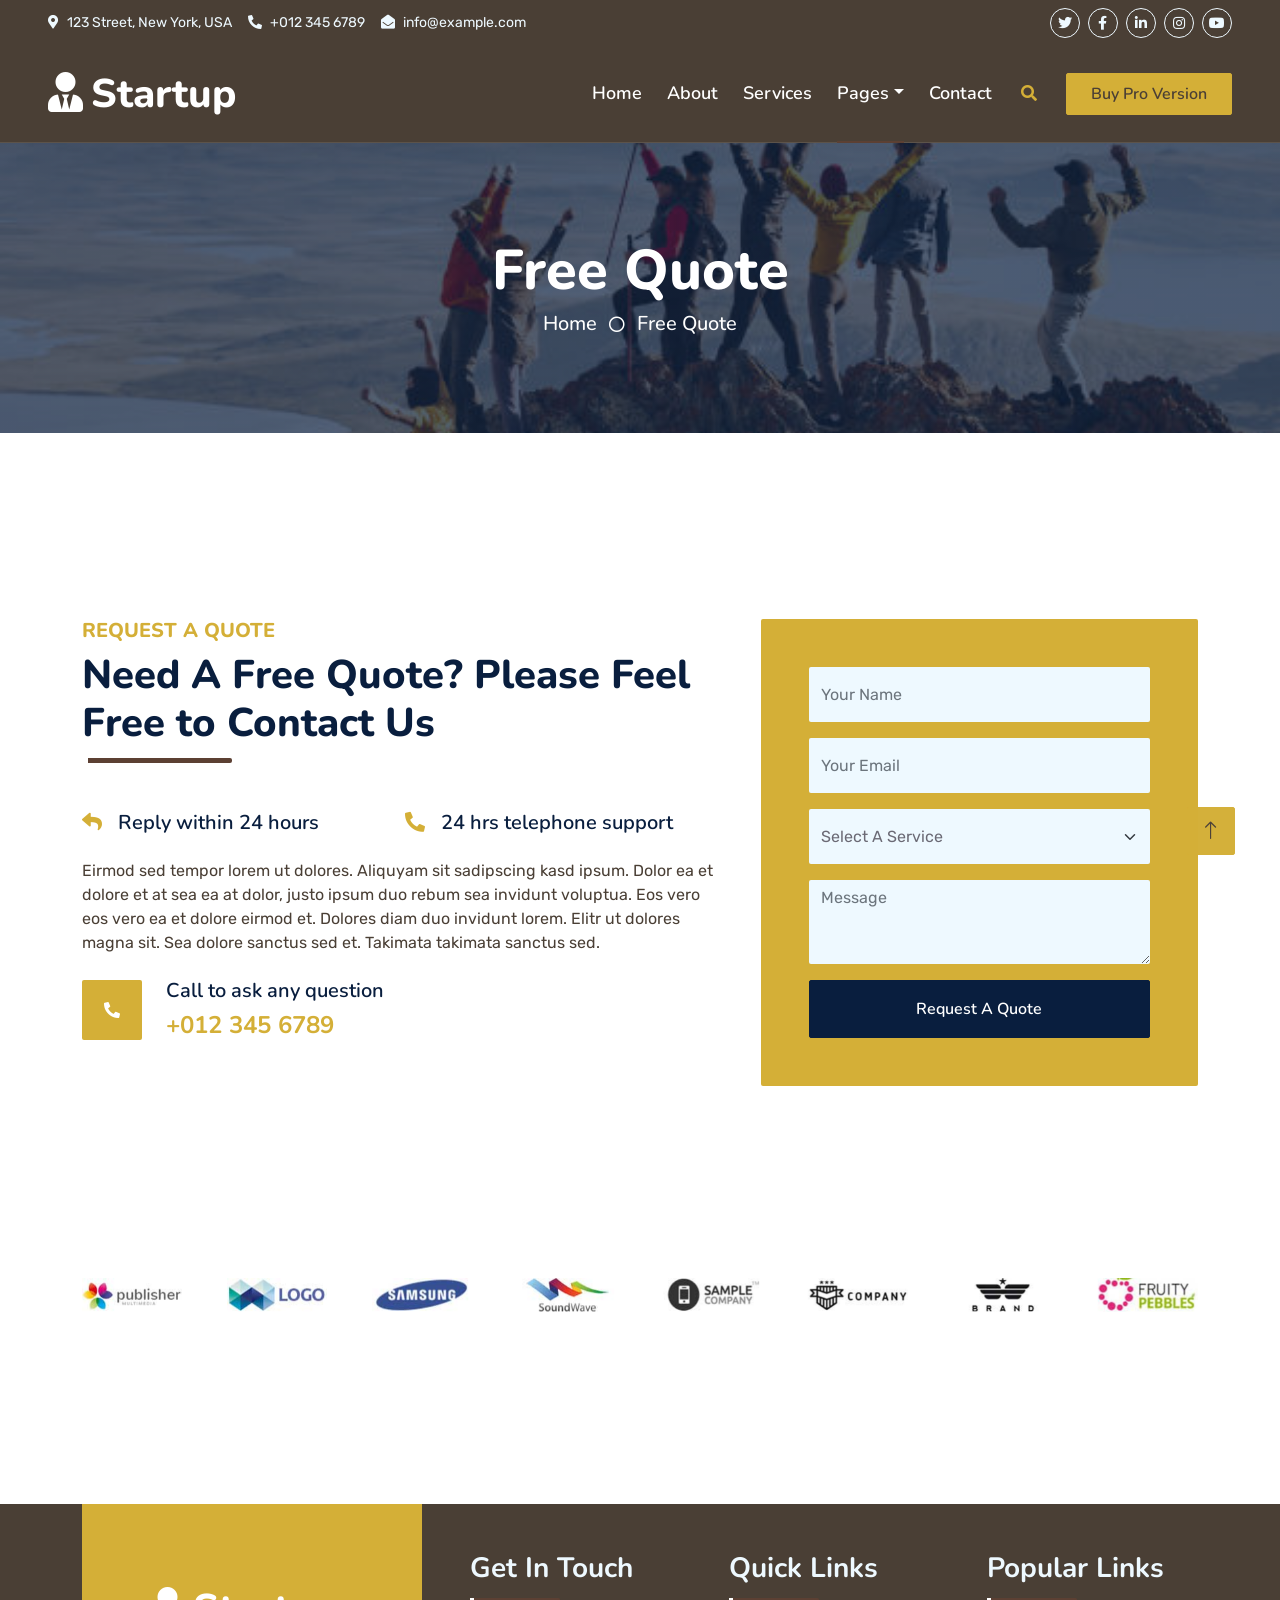
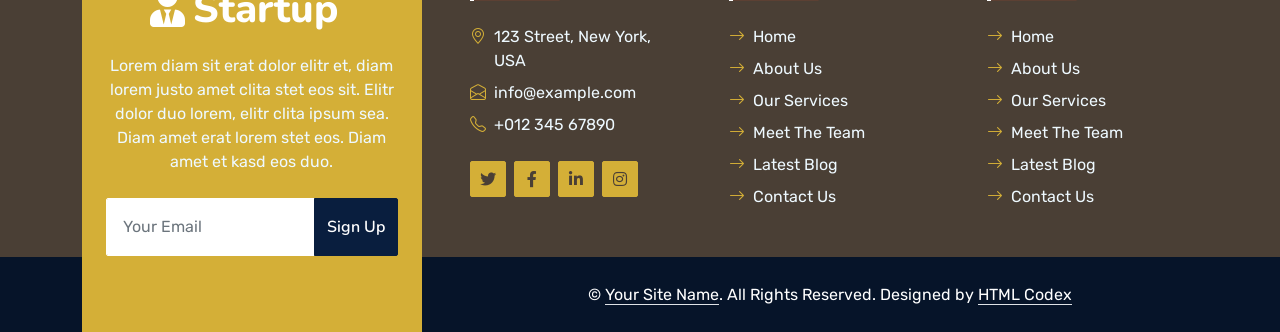
<file: quote.html>
<!DOCTYPE html>
<html lang="en">

<head>
    <meta charset="utf-8">
    <title>Startup - Startup Website Template</title>
    <meta content="width=device-width, initial-scale=1.0" name="viewport">
    <meta content="Free HTML Templates" name="keywords">
    <meta content="Free HTML Templates" name="description">

    <!-- Favicon -->
    <link href="img/favicon.ico" rel="icon">

    <!-- Google Web Fonts -->
    <link rel="preconnect" href="https://fonts.googleapis.com">
    <link rel="preconnect" href="https://fonts.gstatic.com" crossorigin>
    <link href="https://fonts.googleapis.com/css2?family=Nunito:wght@400;600;700;800&family=Rubik:wght@400;500;600;700&display=swap" rel="stylesheet">

    <!-- Icon Font Stylesheet -->
    <link href="https://cdnjs.cloudflare.com/ajax/libs/font-awesome/5.10.0/css/all.min.css" rel="stylesheet">
    <link href="https://cdn.jsdelivr.net/npm/bootstrap-icons@1.4.1/font/bootstrap-icons.css" rel="stylesheet">

    <!-- Libraries Stylesheet -->
    <link href="lib/owlcarousel/assets/owl.carousel.min.css" rel="stylesheet">
    <link href="lib/animate/animate.min.css" rel="stylesheet">

    <!-- Customized Bootstrap Stylesheet -->
    <link href="css/bootstrap.min.css" rel="stylesheet">

    <!-- Template Stylesheet -->
    <link href="css/style.css" rel="stylesheet">
</head>

<body>
    <!-- Spinner Start -->
    <div id="spinner" class="show bg-white position-fixed translate-middle w-100 vh-100 top-50 start-50 d-flex align-items-center justify-content-center">
        <div class="spinner"></div>
    </div>
    <!-- Spinner End -->


    <!-- Topbar Start -->
    <div class="container-fluid bg-dark px-5 d-none d-lg-block">
        <div class="row gx-0">
            <div class="col-lg-8 text-center text-lg-start mb-2 mb-lg-0">
                <div class="d-inline-flex align-items-center" style="height: 45px;">
                    <small class="me-3 text-light"><i class="fa fa-map-marker-alt me-2"></i>123 Street, New York, USA</small>
                    <small class="me-3 text-light"><i class="fa fa-phone-alt me-2"></i>+012 345 6789</small>
                    <small class="text-light"><i class="fa fa-envelope-open me-2"></i>info@example.com</small>
                </div>
            </div>
            <div class="col-lg-4 text-center text-lg-end">
                <div class="d-inline-flex align-items-center" style="height: 45px;">
                    <a class="btn btn-sm btn-outline-light btn-sm-square rounded-circle me-2" href=""><i class="fab fa-twitter fw-normal"></i></a>
                    <a class="btn btn-sm btn-outline-light btn-sm-square rounded-circle me-2" href=""><i class="fab fa-facebook-f fw-normal"></i></a>
                    <a class="btn btn-sm btn-outline-light btn-sm-square rounded-circle me-2" href=""><i class="fab fa-linkedin-in fw-normal"></i></a>
                    <a class="btn btn-sm btn-outline-light btn-sm-square rounded-circle me-2" href=""><i class="fab fa-instagram fw-normal"></i></a>
                    <a class="btn btn-sm btn-outline-light btn-sm-square rounded-circle" href=""><i class="fab fa-youtube fw-normal"></i></a>
                </div>
            </div>
        </div>
    </div>
    <!-- Topbar End -->


    <!-- Navbar Start -->
    <div class="container-fluid position-relative p-0">
        <nav class="navbar navbar-expand-lg navbar-dark px-5 py-3 py-lg-0">
            <a href="index.html" class="navbar-brand p-0">
                <h1 class="m-0"><i class="fa fa-user-tie me-2"></i>Startup</h1>
            </a>
            <button class="navbar-toggler" type="button" data-bs-toggle="collapse" data-bs-target="#navbarCollapse">
                <span class="fa fa-bars"></span>
            </button>
            <div class="collapse navbar-collapse" id="navbarCollapse">
                <div class="navbar-nav ms-auto py-0">
                    <a href="index.html" class="nav-item nav-link">Home</a>
                    <a href="about.html" class="nav-item nav-link">About</a>
                    <a href="service.html" class="nav-item nav-link">Services</a>
                    <div class="nav-item dropdown">
                        <a href="#" class="nav-link dropdown-toggle active" data-bs-toggle="dropdown">Pages</a>
                        <div class="dropdown-menu m-0">
                            <a href="feature.html" class="dropdown-item">Our features</a>
                            <a href="team.html" class="dropdown-item">Team Members</a>
                            <a href="testimonial.html" class="dropdown-item">Testimonial</a>
                            <a href="quote.html" class="dropdown-item active">Free Quote</a>
                        </div>
                    </div>
                    <a href="contact.html" class="nav-item nav-link">Contact</a>
                </div>
                <butaton type="button" class="btn text-primary ms-3" data-bs-toggle="modal" data-bs-target="#searchModal"><i class="fa fa-search"></i></butaton>
                <a href="https://htmlcodex.com/downloading/?item=1858" class="btn btn-primary py-2 px-4 ms-3">Buy Pro Version</a>
            </div>
        </nav>

        <div class="container-fluid bg-primary py-5 bg-header" style="margin-bottom: 90px;">
            <div class="row py-5">
                <div class="col-12 pt-lg-5 mt-lg-5 text-center">
                    <h1 class="display-4 text-white animated zoomIn">Free Quote</h1>
                    <a href="" class="h5 text-white">Home</a>
                    <i class="far fa-circle text-white px-2"></i>
                    <a href="" class="h5 text-white">Free Quote</a>
                </div>
            </div>
        </div>
    </div>
    <!-- Navbar End -->


    <!-- Full Screen Search Start -->
    <div class="modal fade" id="searchModal" tabindex="-1">
        <div class="modal-dialog modal-fullscreen">
            <div class="modal-content" style="background: rgba(9, 30, 62, .7);">
                <div class="modal-header border-0">
                    <button type="button" class="btn bg-white btn-close" data-bs-dismiss="modal" aria-label="Close"></button>
                </div>
                <div class="modal-body d-flex align-items-center justify-content-center">
                    <div class="input-group" style="max-width: 600px;">
                        <input type="text" class="form-control bg-transparent border-primary p-3" placeholder="Type search keyword">
                        <button class="btn btn-primary px-4"><i class="bi bi-search"></i></button>
                    </div>
                </div>
            </div>
        </div>
    </div>
    <!-- Full Screen Search End -->


    <!-- Quote Start -->
    <div class="container-fluid py-5 wow fadeInUp" data-wow-delay="0.1s">
        <div class="container py-5">
            <div class="row g-5">
                <div class="col-lg-7">
                    <div class="section-title position-relative pb-3 mb-5">
                        <h5 class="fw-bold text-primary text-uppercase">Request A Quote</h5>
                        <h1 class="mb-0">Need A Free Quote? Please Feel Free to Contact Us</h1>
                    </div>
                    <div class="row gx-3">
                        <div class="col-sm-6 wow zoomIn" data-wow-delay="0.2s">
                            <h5 class="mb-4"><i class="fa fa-reply text-primary me-3"></i>Reply within 24 hours</h5>
                        </div>
                        <div class="col-sm-6 wow zoomIn" data-wow-delay="0.4s">
                            <h5 class="mb-4"><i class="fa fa-phone-alt text-primary me-3"></i>24 hrs telephone support</h5>
                        </div>
                    </div>
                    <p class="mb-4">Eirmod sed tempor lorem ut dolores. Aliquyam sit sadipscing kasd ipsum. Dolor ea et dolore et at sea ea at dolor, justo ipsum duo rebum sea invidunt voluptua. Eos vero eos vero ea et dolore eirmod et. Dolores diam duo invidunt lorem. Elitr ut dolores magna sit. Sea dolore sanctus sed et. Takimata takimata sanctus sed.</p>
                    <div class="d-flex align-items-center mt-2 wow zoomIn" data-wow-delay="0.6s">
                        <div class="bg-primary d-flex align-items-center justify-content-center rounded" style="width: 60px; height: 60px;">
                            <i class="fa fa-phone-alt text-white"></i>
                        </div>
                        <div class="ps-4">
                            <h5 class="mb-2">Call to ask any question</h5>
                            <h4 class="text-primary mb-0">+012 345 6789</h4>
                        </div>
                    </div>
                </div>
                <div class="col-lg-5">
                    <div class="bg-primary rounded h-100 d-flex align-items-center p-5 wow zoomIn" data-wow-delay="0.9s">
                        <form>
                            <div class="row g-3">
                                <div class="col-xl-12">
                                    <input type="text" class="form-control bg-light border-0" placeholder="Your Name" style="height: 55px;">
                                </div>
                                <div class="col-12">
                                    <input type="email" class="form-control bg-light border-0" placeholder="Your Email" style="height: 55px;">
                                </div>
                                <div class="col-12">
                                    <select class="form-select bg-light border-0" style="height: 55px;">
                                        <option selected>Select A Service</option>
                                        <option value="1">Service 1</option>
                                        <option value="2">Service 2</option>
                                        <option value="3">Service 3</option>
                                    </select>
                                </div>
                                <div class="col-12">
                                    <textarea class="form-control bg-light border-0" rows="3" placeholder="Message"></textarea>
                                </div>
                                <div class="col-12">
                                    <button class="btn btn-dark w-100 py-3" type="submit">Request A Quote</button>
                                </div>
                            </div>
                        </form>
                    </div>
                </div>
            </div>
        </div>
    </div>
    <!-- Quote End -->


    <!-- Vendor Start -->
    <div class="container-fluid py-5 wow fadeInUp" data-wow-delay="0.1s">
        <div class="container py-5 mb-5">
            <div class="bg-white">
                <div class="owl-carousel vendor-carousel">
                    <img src="img/vendor-1.jpg" alt="">
                    <img src="img/vendor-2.jpg" alt="">
                    <img src="img/vendor-3.jpg" alt="">
                    <img src="img/vendor-4.jpg" alt="">
                    <img src="img/vendor-5.jpg" alt="">
                    <img src="img/vendor-6.jpg" alt="">
                    <img src="img/vendor-7.jpg" alt="">
                    <img src="img/vendor-8.jpg" alt="">
                    <img src="img/vendor-9.jpg" alt="">
                </div>
            </div>
        </div>
    </div>
    <!-- Vendor End -->
    

    <!-- Footer Start -->
    <div class="container-fluid bg-dark text-light mt-5 wow fadeInUp" data-wow-delay="0.1s">
        <div class="container">
            <div class="row gx-5">
                <div class="col-lg-4 col-md-6 footer-about">
                    <div class="d-flex flex-column align-items-center justify-content-center text-center h-100 bg-primary p-4">
                        <a href="index.html" class="navbar-brand">
                            <h1 class="m-0 text-white"><i class="fa fa-user-tie me-2"></i>Startup</h1>
                        </a>
                        <p class="mt-3 mb-4">Lorem diam sit erat dolor elitr et, diam lorem justo amet clita stet eos sit. Elitr dolor duo lorem, elitr clita ipsum sea. Diam amet erat lorem stet eos. Diam amet et kasd eos duo.</p>
                        <form action="">
                            <div class="input-group">
                                <input type="text" class="form-control border-white p-3" placeholder="Your Email">
                                <button class="btn btn-dark">Sign Up</button>
                            </div>
                        </form>
                    </div>
                </div>
                <div class="col-lg-8 col-md-6">
                    <div class="row gx-5">
                        <div class="col-lg-4 col-md-12 pt-5 mb-5">
                            <div class="section-title section-title-sm position-relative pb-3 mb-4">
                                <h3 class="text-light mb-0">Get In Touch</h3>
                            </div>
                            <div class="d-flex mb-2">
                                <i class="bi bi-geo-alt text-primary me-2"></i>
                                <p class="mb-0">123 Street, New York, USA</p>
                            </div>
                            <div class="d-flex mb-2">
                                <i class="bi bi-envelope-open text-primary me-2"></i>
                                <p class="mb-0">info@example.com</p>
                            </div>
                            <div class="d-flex mb-2">
                                <i class="bi bi-telephone text-primary me-2"></i>
                                <p class="mb-0">+012 345 67890</p>
                            </div>
                            <div class="d-flex mt-4">
                                <a class="btn btn-primary btn-square me-2" href="#"><i class="fab fa-twitter fw-normal"></i></a>
                                <a class="btn btn-primary btn-square me-2" href="#"><i class="fab fa-facebook-f fw-normal"></i></a>
                                <a class="btn btn-primary btn-square me-2" href="#"><i class="fab fa-linkedin-in fw-normal"></i></a>
                                <a class="btn btn-primary btn-square" href="#"><i class="fab fa-instagram fw-normal"></i></a>
                            </div>
                        </div>
                        <div class="col-lg-4 col-md-12 pt-0 pt-lg-5 mb-5">
                            <div class="section-title section-title-sm position-relative pb-3 mb-4">
                                <h3 class="text-light mb-0">Quick Links</h3>
                            </div>
                            <div class="link-animated d-flex flex-column justify-content-start">
                                <a class="text-light mb-2" href="#"><i class="bi bi-arrow-right text-primary me-2"></i>Home</a>
                                <a class="text-light mb-2" href="#"><i class="bi bi-arrow-right text-primary me-2"></i>About Us</a>
                                <a class="text-light mb-2" href="#"><i class="bi bi-arrow-right text-primary me-2"></i>Our Services</a>
                                <a class="text-light mb-2" href="#"><i class="bi bi-arrow-right text-primary me-2"></i>Meet The Team</a>
                                <a class="text-light mb-2" href="#"><i class="bi bi-arrow-right text-primary me-2"></i>Latest Blog</a>
                                <a class="text-light" href="#"><i class="bi bi-arrow-right text-primary me-2"></i>Contact Us</a>
                            </div>
                        </div>
                        <div class="col-lg-4 col-md-12 pt-0 pt-lg-5 mb-5">
                            <div class="section-title section-title-sm position-relative pb-3 mb-4">
                                <h3 class="text-light mb-0">Popular Links</h3>
                            </div>
                            <div class="link-animated d-flex flex-column justify-content-start">
                                <a class="text-light mb-2" href="#"><i class="bi bi-arrow-right text-primary me-2"></i>Home</a>
                                <a class="text-light mb-2" href="#"><i class="bi bi-arrow-right text-primary me-2"></i>About Us</a>
                                <a class="text-light mb-2" href="#"><i class="bi bi-arrow-right text-primary me-2"></i>Our Services</a>
                                <a class="text-light mb-2" href="#"><i class="bi bi-arrow-right text-primary me-2"></i>Meet The Team</a>
                                <a class="text-light mb-2" href="#"><i class="bi bi-arrow-right text-primary me-2"></i>Latest Blog</a>
                                <a class="text-light" href="#"><i class="bi bi-arrow-right text-primary me-2"></i>Contact Us</a>
                            </div>
                        </div>
                    </div>
                </div>
            </div>
        </div>
    </div>
    <div class="container-fluid text-white" style="background: #061429;">
        <div class="container text-center">
            <div class="row justify-content-end">
                <div class="col-lg-8 col-md-6">
                    <div class="d-flex align-items-center justify-content-center" style="height: 75px;">
                        <p class="mb-0">&copy; <a class="text-white border-bottom" href="#">Your Site Name</a>. All Rights Reserved. 
						
						<!--/*** The author’s attribution link must remain intact in the template. ***/-->
                        <!--/*** If you wish to remove this credit link, please purchase the Pro Version . ***/-->
                        Designed by <a class="text-white border-bottom" href="https://htmlcodex.com">HTML Codex</a></p>
                    </div>
                </div>
            </div>
        </div>
    </div>
    <!-- Footer End -->


    <!-- Back to Top -->
    <a href="#" class="btn btn-lg btn-primary btn-lg-square rounded back-to-top"><i class="bi bi-arrow-up"></i></a>


    <!-- JavaScript Libraries -->
    <script src="https://code.jquery.com/jquery-3.4.1.min.js"></script>
    <script src="https://cdn.jsdelivr.net/npm/bootstrap@5.0.0/dist/js/bootstrap.bundle.min.js"></script>
    <script src="lib/wow/wow.min.js"></script>
    <script src="lib/easing/easing.min.js"></script>
    <script src="lib/waypoints/waypoints.min.js"></script>
    <script src="lib/counterup/counterup.min.js"></script>
    <script src="lib/owlcarousel/owl.carousel.min.js"></script>

    <!-- Template Javascript -->
    <script src="js/main.js"></script>
</body>

</html>
</file>
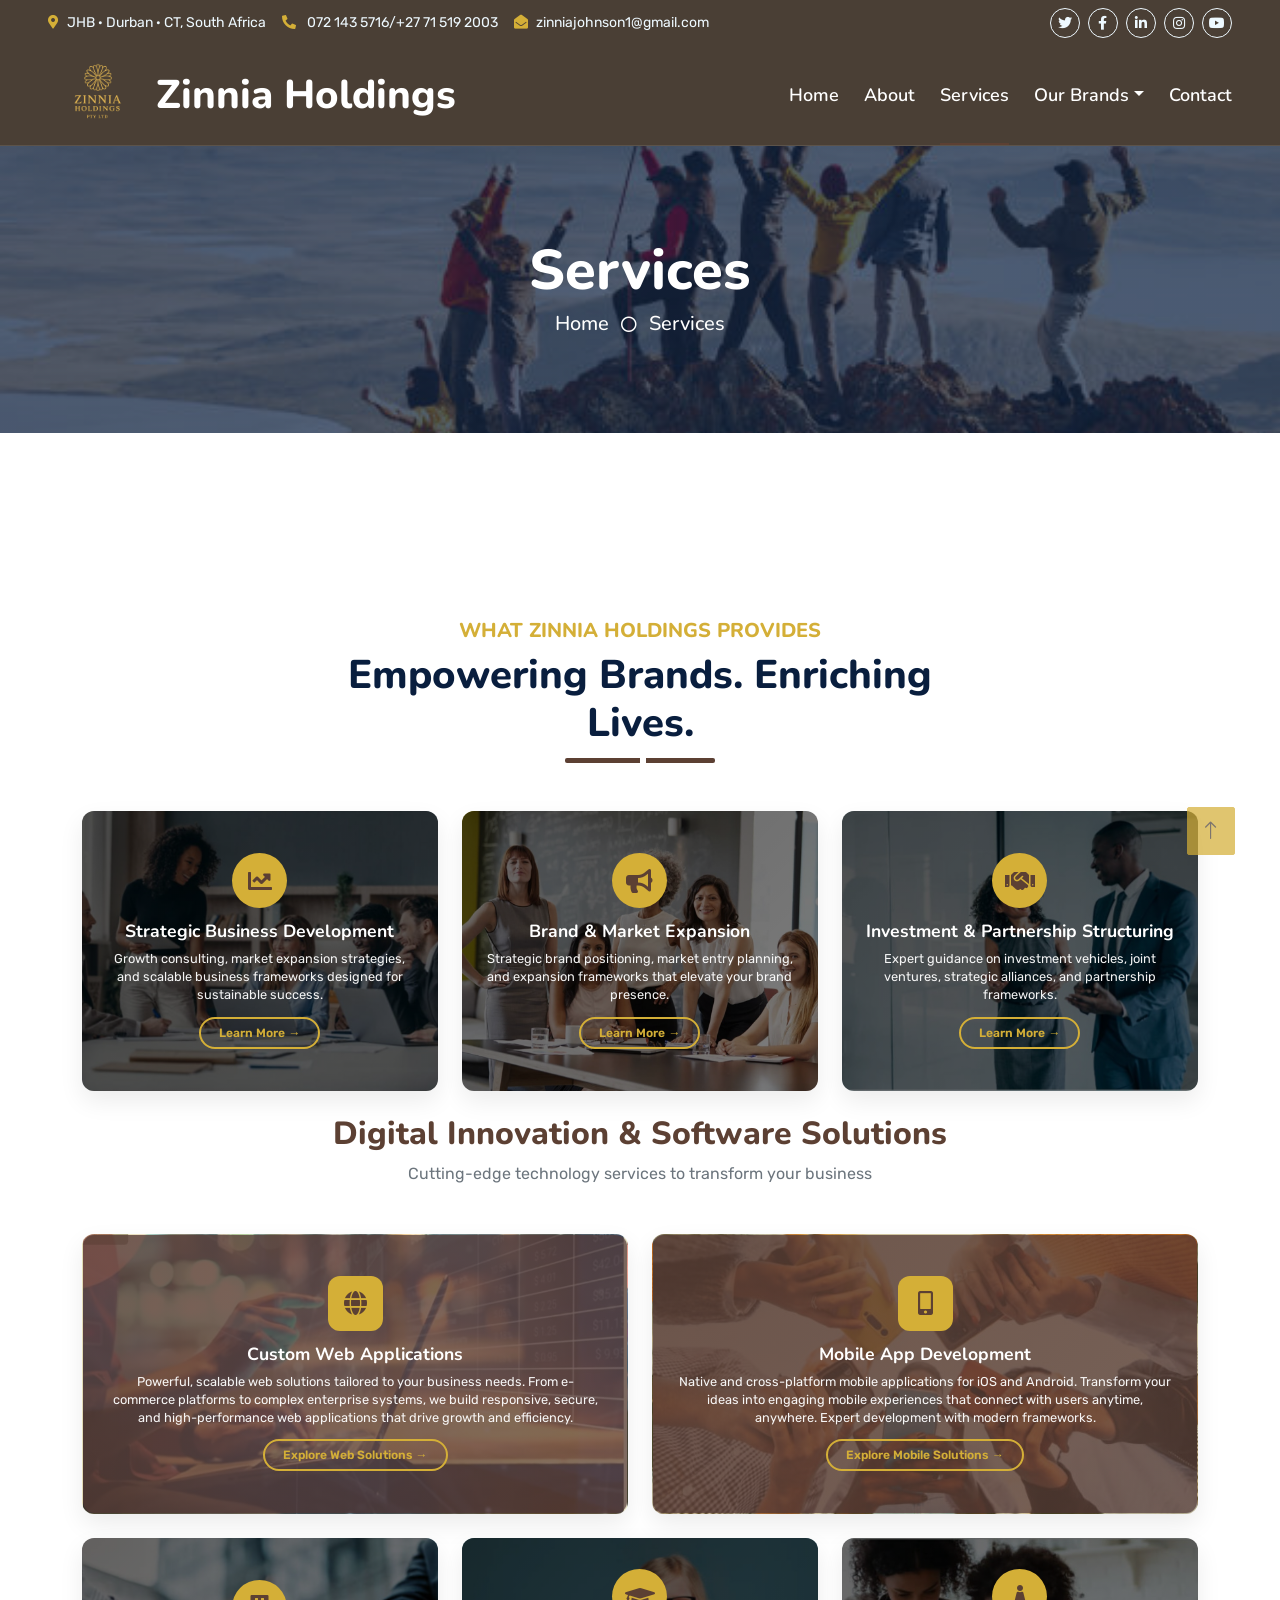
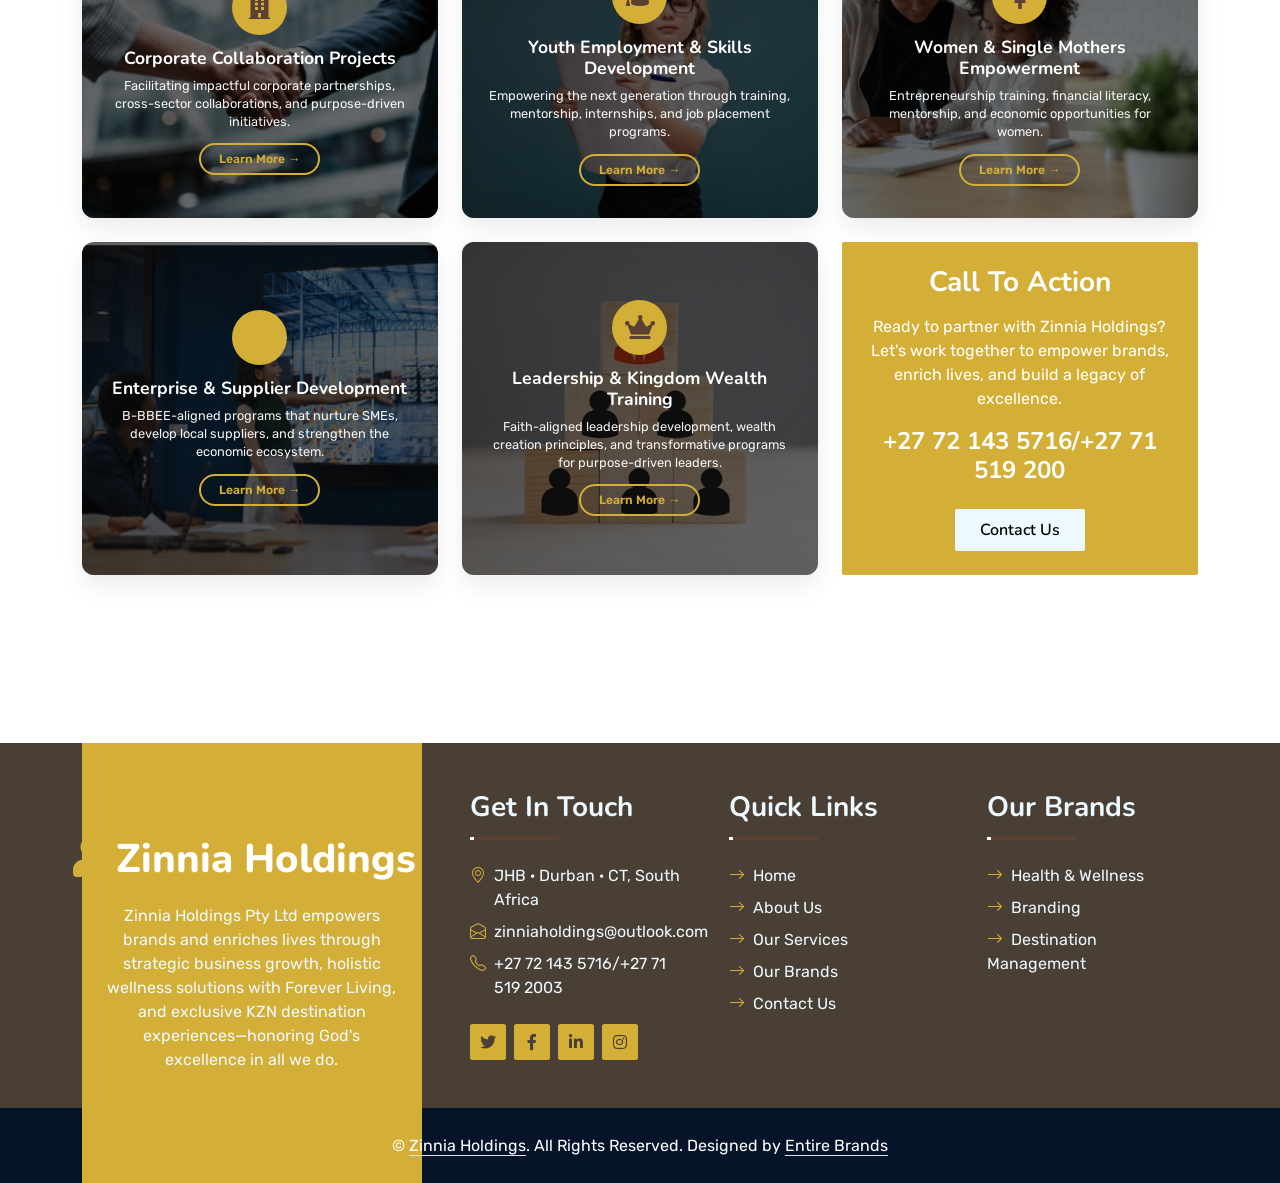
<file: service.html>
<!DOCTYPE html>
<html lang="en">

<head>
    <meta charset="utf-8">
    <title>Zinnia Holdings – Services | Empowering Brands. Enriching Lives.</title>
    <meta content="width=device-width, initial-scale=1.0" name="viewport">
    <meta content="Zinnia Holdings, business development, consulting, empowerment, skills development, software development, mobile apps, web applications" name="keywords">
    <meta content="Zinnia Holdings provides strategic business development, brand expansion, investment structuring, youth employment, women empowerment, leadership training, and software development services." name="description">

    <!-- Favicon -->
    <link href="img/favicon.ico" rel="icon">

    <!-- Google Web Fonts -->
    <link rel="preconnect" href="https://fonts.googleapis.com">
    <link rel="preconnect" href="https://fonts.gstatic.com" crossorigin>
    <link href="https://fonts.googleapis.com/css2?family=Nunito:wght@400;600;700;800&family=Rubik:wght@400;500;600;700&display=swap" rel="stylesheet">

    <!-- Icon Font Stylesheet -->
    <link href="https://cdnjs.cloudflare.com/ajax/libs/font-awesome/5.10.0/css/all.min.css" rel="stylesheet">
    <link href="https://cdn.jsdelivr.net/npm/bootstrap-icons@1.4.1/font/bootstrap-icons.css" rel="stylesheet">

    <!-- Libraries Stylesheet -->
    <link href="lib/owlcarousel/assets/owl.carousel.min.css" rel="stylesheet">
    <link href="lib/animate/animate.min.css" rel="stylesheet">

    <!-- Customized Bootstrap Stylesheet -->
    <link href="css/bootstrap.min.css" rel="stylesheet">

    <!-- Template Stylesheet -->
    <link href="css/style.css" rel="stylesheet">
    
    <style>
        :root {
            --primary: #5C4033;
            --secondary: #D4AF37;
        }
        
        .navbar-logo {
            height: 100px;
            width: auto;
        }
        
        /* ===== SERVICE CARDS - RESIZED SMALLER ===== */
        .service-card {
            position: relative;
            background-size: cover;
            background-position: center;
            border-radius: 12px;
            overflow: hidden;
            transition: all 0.4s ease;
            height: 100%;
            min-height: 280px;
            box-shadow: 0 10px 25px rgba(0,0,0,0.08);
        }
        
        .service-card:hover {
            transform: translateY(-5px);
            box-shadow: 0 20px 35px rgba(0,0,0,0.12);
        }
        
        .service-overlay {
            position: absolute;
            top: 0;
            left: 0;
            width: 100%;
            height: 100%;
            background: linear-gradient(135deg, rgba(0,0,0,0.6) 0%, rgba(0,0,0,0.5) 100%);
            display: flex;
            flex-direction: column;
            align-items: center;
            justify-content: center;
            text-align: center;
            padding: 1.5rem;
            transition: all 0.3s ease;
        }
        
        .service-card:hover .service-overlay {
            background: linear-gradient(135deg, rgba(0,0,0,0.7) 0%, rgba(0,0,0,0.6) 100%);
        }
        
        .service-icon {
            width: 55px;
            height: 55px;
            background: var(--secondary);
            border-radius: 50%;
            display: flex;
            align-items: center;
            justify-content: center;
            margin-bottom: 0.8rem;
            transition: all 0.3s ease;
        }
        
        .service-icon i {
            font-size: 1.5rem;
            color: var(--primary);
        }
        
        .service-card:hover .service-icon {
            transform: scale(1.05);
        }
        
        .service-card h4 {
            font-size: 1.1rem;
            font-weight: 700;
            margin-bottom: 0.5rem;
            color: #fff;
        }
        
        .service-card p {
            font-size: 0.8rem;
            line-height: 1.4;
            color: rgba(255,255,255,0.95);
            margin-bottom: 0.8rem;
        }
        
        .service-btn {
            background: transparent;
            border: 2px solid var(--secondary);
            color: var(--secondary);
            padding: 5px 18px;
            border-radius: 40px;
            font-weight: 600;
            font-size: 0.75rem;
            transition: all 0.3s ease;
            text-decoration: none;
            display: inline-block;
        }
        
        .service-btn:hover {
            background: var(--secondary);
            border-color: var(--secondary);
            color: var(--primary);
            transform: translateX(3px);
        }
        
        /* Software Card Special Styling - Slightly Different to Stand Out */
        .software-card {
            position: relative;
            background-size: cover;
            background-position: center;
            border-radius: 12px;
            overflow: hidden;
            transition: all 0.4s ease;
            height: 100%;
            min-height: 280px;
            box-shadow: 0 10px 25px rgba(0,0,0,0.08);
            border: 1px solid rgba(212,175,55,0.3);
        }
        
        .software-card:hover {
            transform: translateY(-5px);
            box-shadow: 0 20px 35px rgba(0,0,0,0.12);
            border-color: var(--secondary);
        }
        
        .software-overlay {
            position: absolute;
            top: 0;
            left: 0;
            width: 100%;
            height: 100%;
            background: linear-gradient(135deg, rgba(92,64,51,0.85) 0%, rgba(92,64,51,0.75) 100%);
            display: flex;
            flex-direction: column;
            align-items: center;
            justify-content: center;
            text-align: center;
            padding: 1.5rem;
            transition: all 0.3s ease;
        }
        
        .software-card:hover .software-overlay {
            background: linear-gradient(135deg, rgba(92,64,51,0.9) 0%, rgba(92,64,51,0.8) 100%);
        }
        
        .software-icon {
            width: 55px;
            height: 55px;
            background: var(--secondary);
            border-radius: 12px;
            display: flex;
            align-items: center;
            justify-content: center;
            margin-bottom: 0.8rem;
            transition: all 0.3s ease;
        }
        
        .software-icon i {
            font-size: 1.5rem;
            color: var(--primary);
        }
        
        .software-card:hover .software-icon {
            transform: rotate(5deg) scale(1.05);
            border-radius: 16px;
        }
        
        .software-card h4 {
            font-size: 1.1rem;
            font-weight: 700;
            margin-bottom: 0.5rem;
            color: #fff;
        }
        
        .software-card p {
            font-size: 0.8rem;
            line-height: 1.4;
            color: rgba(255,255,255,0.95);
            margin-bottom: 0.8rem;
        }
        
        @media (max-width: 768px) {
            .service-card, .software-card {
                min-height: 260px;
            }
            .service-overlay, .software-overlay {
                padding: 1.2rem;
            }
            .service-icon, .software-icon {
                width: 45px;
                height: 45px;
            }
            .service-icon i, .software-icon i {
                font-size: 1.2rem;
            }
            .service-card h4, .software-card h4 {
                font-size: 1rem;
            }
            .service-card p, .software-card p {
                font-size: 0.75rem;
            }
        }
    </style>
</head>

<body>
    <!-- Spinner Start -->
    <div id="spinner" class="show bg-white position-fixed translate-middle w-100 vh-100 top-50 start-50 d-flex align-items-center justify-content-center">
        <div class="spinner"></div>
    </div>
    <!-- Spinner End -->


    <!-- Topbar Start -->
    <div class="container-fluid bg-dark px-5 d-none d-lg-block">
        <div class="row gx-0">
            <div class="col-lg-8 text-center text-lg-start mb-2 mb-lg-0">
                <div class="d-inline-flex align-items-center" style="height: 45px;">
                    <small class="me-3 text-light"><i class="fa fa-map-marker-alt me-2" style="color: var(--secondary);"></i>JHB · Durban · CT, South Africa</small>
                    <small class="me-3 text-light"><i class="fa fa-phone-alt me-2" style="color: var(--secondary);"></i> 072 143 5716/+27 71 519 2003</small>
                    <small class="text-light"><i class="fa fa-envelope-open me-2" style="color: var(--secondary);"></i>zinniajohnson1@gmail.com </small>
                </div>
            </div>
            <div class="col-lg-4 text-center text-lg-end">
                <div class="d-inline-flex align-items-center" style="height: 45px;">
                    <a class="btn btn-sm btn-outline-light btn-sm-square rounded-circle me-2" href=""><i class="fab fa-twitter fw-normal"></i></a>
                    <a class="btn btn-sm btn-outline-light btn-sm-square rounded-circle me-2" href=""><i class="fab fa-facebook-f fw-normal"></i></a>
                    <a class="btn btn-sm btn-outline-light btn-sm-square rounded-circle me-2" href=""><i class="fab fa-linkedin-in fw-normal"></i></a>
                    <a class="btn btn-sm btn-outline-light btn-sm-square rounded-circle me-2" href=""><i class="fab fa-instagram fw-normal"></i></a>
                    <a class="btn btn-sm btn-outline-light btn-sm-square rounded-circle" href=""><i class="fab fa-youtube fw-normal"></i></a>
                </div>
            </div>
        </div>
    </div>
    <!-- Topbar End -->

    <!-- Navbar & Carousel Start -->
    <div class="container-fluid position-relative p-0">
        <nav class="navbar navbar-expand-lg navbar-dark px-5 py-3 py-lg-0" style="background-color: var(--primary);">
             <a href="index.html" class="navbar-brand p-0 d-flex align-items-center">
                <img src="img/holding.png" alt="Zinnia Holdings Logo" class="navbar-logo me-2">
                <h1 class="m-0 text-white">Zinnia Holdings</h1>
            </a>
            <button class="navbar-toggler" type="button" data-bs-toggle="collapse" data-bs-target="#navbarCollapse">
                <span class="fa fa-bars"></span>
            </button>
            <div class="collapse navbar-collapse" id="navbarCollapse">
                <div class="navbar-nav ms-auto py-0">
                    <a href="index.html" class="nav-item nav-link">Home</a>
                    <a href="about.html" class="nav-item nav-link">About</a>
                    <a href="service.html" class="nav-item nav-link active">Services</a>
                    <div class="nav-item dropdown">
                        <a href="#" class="nav-link dropdown-toggle" data-bs-toggle="dropdown">Our Brands</a>
                        <div class="dropdown-menu m-0">
                            <a href="indexHealth.html" class="dropdown-item">Zinnia Health & Wellness</a>
                            <a href="indexBranding.html" class="dropdown-item">Zinnia Branding</a>
                            <a href="indexDestination.html" class="dropdown-item">Zinnia Destination</a>
                        </div>
                    </div>
                    <a href="contact.html" class="nav-item nav-link">Contact</a>
                </div>
            </div>
        </nav>

        <!-- Page Header -->
        <div class="container-fluid bg-primary py-5 bg-header" style="margin-bottom: 90px;">
            <div class="row py-5">
                <div class="col-12 pt-lg-5 mt-lg-5 text-center">
                    <h1 class="display-4 text-white animated zoomIn">Services</h1>
                    <a href="index.html" class="h5 text-white">Home</a>
                    <i class="far fa-circle text-white px-2"></i>
                    <a href="service.html" class="h5 text-white">Services</a>
                </div>
            </div>
        </div>
    </div>
    <!-- Navbar End -->


    <!-- Full Screen Search Start -->
    <div class="modal fade" id="searchModal" tabindex="-1">
        <div class="modal-dialog modal-fullscreen">
            <div class="modal-content" style="background: rgba(9, 30, 62, .7);">
                <div class="modal-header border-0">
                    <button type="button" class="btn bg-white btn-close" data-bs-dismiss="modal" aria-label="Close"></button>
                </div>
                <div class="modal-body d-flex align-items-center justify-content-center">
                    <div class="input-group" style="max-width: 600px;">
                        <input type="text" class="form-control bg-transparent border-primary p-3" placeholder="Type search keyword">
                        <button class="btn btn-primary px-4"><i class="bi bi-search"></i></button>
                    </div>
                </div>
            </div>
        </div>
    </div>
    <!-- Full Screen Search End -->


    <!-- Service Start - All Services with Smaller Cards -->
    <div class="container-fluid py-5 wow fadeInUp" data-wow-delay="0.1s">
        <div class="container py-5">
            <div class="section-title text-center position-relative pb-3 mb-5 mx-auto" style="max-width: 600px;">
                <h5 class="fw-bold text-uppercase" style="color: var(--secondary);">What Zinnia Holdings Provides</h5>
                <h1 class="mb-0">Empowering Brands. Enriching Lives.</h1>
            </div>
            
            <!-- Main Services Row 1 -->
            <div class="row g-4 mb-4">
                <!-- Service 1: Strategic Business Development & Growth Consulting -->
                <div class="col-lg-4 col-md-6 wow zoomIn" data-wow-delay="0.1s">
                    <div class="service-card" style="background-image: url('img/q24.jpeg');">
                        <div class="service-overlay">
                            <div class="service-icon">
                                <i class="fa fa-chart-line"></i>
                            </div>
                            <h4>Strategic Business Development</h4>
                            <p>Growth consulting, market expansion strategies, and scalable business frameworks designed for sustainable success.</p>
                            <a href="#" class="service-btn">Learn More →</a>
                        </div>
                    </div>
                </div>
                
                <!-- Service 2: Brand & Market Expansion Strategy -->
                <div class="col-lg-4 col-md-6 wow zoomIn" data-wow-delay="0.2s">
                    <div class="service-card" style="background-image: url('img/q23.jpeg');">
                        <div class="service-overlay">
                            <div class="service-icon">
                                <i class="fa fa-bullhorn"></i>
                            </div>
                            <h4>Brand & Market Expansion</h4>
                            <p>Strategic brand positioning, market entry planning, and expansion frameworks that elevate your brand presence.</p>
                            <a href="#" class="service-btn">Learn More →</a>
                        </div>
                    </div>
                </div>
                
                <!-- Service 3: Investment & Partnership Structuring -->
                <div class="col-lg-4 col-md-6 wow zoomIn" data-wow-delay="0.3s">
                    <div class="service-card" style="background-image: url('img/d68.jpeg');">
                        <div class="service-overlay">
                            <div class="service-icon">
                                <i class="fa fa-handshake"></i>
                            </div>
                            <h4>Investment & Partnership Structuring</h4>
                            <p>Expert guidance on investment vehicles, joint ventures, strategic alliances, and partnership frameworks.</p>
                            <a href="#" class="service-btn">Learn More →</a>
                        </div>
                    </div>
                </div>
            </div>
            
            <!-- Software Services Row - NEW CARDS ADDED -->
            <div class="row g-4 mb-4">
                <div class="col-12">
                    <div class="text-center mb-4">
                        <h2 class="fw-bold" style="color: var(--primary);">Digital Innovation & Software Solutions</h2>
                        <p class="text-muted">Cutting-edge technology services to transform your business</p>
                    </div>
                </div>
                
                <!-- Software Service 1: Custom Web Applications -->
                <div class="col-lg-6 col-md-6 wow zoomIn" data-wow-delay="0.4s">
                    <div class="software-card" style="background-image: url('img/q38.jpeg');">
                        <div class="software-overlay">
                            <div class="software-icon">
                                <i class="fas fa-globe"></i>
                            </div>
                            <h4>Custom Web Applications</h4>
                            <p>Powerful, scalable web solutions tailored to your business needs. From e-commerce platforms to complex enterprise systems, we build responsive, secure, and high-performance web applications that drive growth and efficiency.</p>
                            <a href="#" class="service-btn">Explore Web Solutions →</a>
                        </div>
                    </div>
                </div>
                
                <!-- Software Service 2: Mobile App Development -->
                <div class="col-lg-6 col-md-6 wow zoomIn" data-wow-delay="0.5s">
                    <div class="software-card" style="background-image: url('img/q21.jpeg');">
                        <div class="software-overlay">
                            <div class="software-icon">
                                <i class="fas fa-mobile-alt"></i>
                            </div>
                            <h4>Mobile App Development</h4>
                            <p>Native and cross-platform mobile applications for iOS and Android. Transform your ideas into engaging mobile experiences that connect with users anytime, anywhere. Expert development with modern frameworks.</p>
                            <a href="#" class="service-btn">Explore Mobile Solutions →</a>
                        </div>
                    </div>
                </div>
            </div>
            
            <!-- Main Services Row 2 -->
            <div class="row g-4 mb-4">
                <!-- Service 4: Corporate Collaboration Projects -->
                <div class="col-lg-4 col-md-6 wow zoomIn" data-wow-delay="0.6s">
                    <div class="service-card" style="background-image: url('img/d70.jpeg');">
                        <div class="service-overlay">
                            <div class="service-icon">
                                <i class="fa fa-building"></i>
                            </div>
                            <h4>Corporate Collaboration Projects</h4>
                            <p>Facilitating impactful corporate partnerships, cross-sector collaborations, and purpose-driven initiatives.</p>
                            <a href="#" class="service-btn">Learn More →</a>
                        </div>
                    </div>
                </div>
                
                <!-- Service 5: Youth Employment & Skills Development -->
                <div class="col-lg-4 col-md-6 wow zoomIn" data-wow-delay="0.7s">
                    <div class="service-card" style="background-image: url('img/q20.jpeg');">
                        <div class="service-overlay">
                            <div class="service-icon">
                                <i class="fa fa-graduation-cap"></i>
                            </div>
                            <h4>Youth Employment & Skills Development</h4>
                            <p>Empowering the next generation through training, mentorship, internships, and job placement programs.</p>
                            <a href="#" class="service-btn">Learn More →</a>
                        </div>
                    </div>
                </div>
                
                <!-- Service 6: Women & Single Mothers Empowerment -->
                <div class="col-lg-4 col-md-6 wow zoomIn" data-wow-delay="0.8s">
                    <div class="service-card" style="background-image: url('img/q32.jpeg');">
                        <div class="service-overlay">
                            <div class="service-icon">
                                <i class="fa fa-female"></i>
                            </div>
                            <h4>Women & Single Mothers Empowerment</h4>
                            <p>Entrepreneurship training, financial literacy, mentorship, and economic opportunities for women.</p>
                            <a href="#" class="service-btn">Learn More →</a>
                        </div>
                    </div>
                </div>
            </div>
            
            <!-- Main Services Row 3 -->
            <div class="row g-4 mb-4">
                <!-- Service 7: Enterprise & Supplier Development -->
                <div class="col-lg-4 col-md-6 wow zoomIn" data-wow-delay="0.9s">
                    <div class="service-card" style="background-image: url('img/q18.jpeg');">
                        <div class="service-overlay">
                            <div class="service-icon">
                                <i class="fa fa-chart-simple"></i>
                            </div>
                            <h4>Enterprise & Supplier Development</h4>
                            <p>B-BBEE-aligned programs that nurture SMEs, develop local suppliers, and strengthen the economic ecosystem.</p>
                            <a href="#" class="service-btn">Learn More →</a>
                        </div>
                    </div>
                </div>
                
                <!-- Service 8: Leadership & Kingdom Wealth Training -->
                <div class="col-lg-4 col-md-6 wow zoomIn" data-wow-delay="1.0s">
                    <div class="service-card" style="background-image: url('img/q30.jpeg');">
                        <div class="service-overlay">
                            <div class="service-icon">
                                <i class="fa fa-crown"></i>
                            </div>
                            <h4>Leadership & Kingdom Wealth Training</h4>
                            <p>Faith-aligned leadership development, wealth creation principles, and transformative programs for purpose-driven leaders.</p>
                            <a href="#" class="service-btn">Learn More →</a>
                        </div>
                    </div>
                </div>
                
                <!-- Call to Action Card -->
                <div class="col-lg-4 col-md-6 wow zoomIn" data-wow-delay="1.1s">
                    <div class="position-relative bg-primary rounded h-100 d-flex flex-column align-items-center justify-content-center text-center p-4" style="min-height: 280px;">
                        <h3 class="text-white mb-3">Call To Action</h3>
                        <p class="text-white mb-3">Ready to partner with Zinnia Holdings? Let's work together to empower brands, enrich lives, and build a legacy of excellence.</p>
                        <h4 class="text-white mb-3">+27 72 143 5716/+27 71 519 200</h4>
                        <a href="contact.html" class="btn btn-light mt-2 py-2 px-4">Contact Us</a>
                    </div>
                </div>
            </div>
        </div>
    </div>
    <!-- Service End -->


    <!-- Footer Start -->
    <div class="container-fluid bg-dark text-light mt-5 wow fadeInUp" data-wow-delay="0.1s">
        <div class="container">
            <div class="row gx-5">
                <div class="col-lg-4 col-md-6 footer-about">
                    <div class="d-flex flex-column align-items-center justify-content-center text-center h-100 bg-primary p-4">
                        <a href="index.html" class="navbar-brand">
                            <h1 class="m-0 text-white"><i class="fa fa-user-tie me-2" style="color: var(--secondary);"></i>Zinnia Holdings</h1>
                        </a>
                        <p class="mt-3 mb-4">Zinnia Holdings Pty Ltd empowers brands and enriches lives through strategic business growth, holistic wellness solutions with Forever Living, and exclusive KZN destination experiences—honoring God's excellence in all we do.</p>
                    </div>
                </div>
                <div class="col-lg-8 col-md-6">
                    <div class="row gx-5">
                        <div class="col-lg-4 col-md-12 pt-5 mb-5">
                            <div class="section-title section-title-sm position-relative pb-3 mb-4">
                                <h3 class="text-light mb-0">Get In Touch</h3>
                            </div>
                            <div class="d-flex mb-2">
                                <i class="bi bi-geo-alt text-primary me-2"></i>
                                <p class="mb-0">JHB · Durban · CT, South Africa</p>
                            </div>
                            <div class="d-flex mb-2">
                                <i class="bi bi-envelope-open text-primary me-2"></i>
                                <p class="mb-0">zinniaholdings@outlook.com </p>
                            </div>
                            <div class="d-flex mb-2">
                                <i class="bi bi-telephone text-primary me-2"></i>
                                <p class="mb-0">+27 72 143 5716/+27 71 519 2003</p>
                            </div>
                            <div class="d-flex mt-4">
                                <a class="btn btn-primary btn-square me-2" href="#"><i class="fab fa-twitter fw-normal"></i></a>
                                <a class="btn btn-primary btn-square me-2" href="#"><i class="fab fa-facebook-f fw-normal"></i></a>
                                <a class="btn btn-primary btn-square me-2" href="#"><i class="fab fa-linkedin-in fw-normal"></i></a>
                                <a class="btn btn-primary btn-square" href="#"><i class="fab fa-instagram fw-normal"></i></a>
                            </div>
                        </div>
                        <div class="col-lg-4 col-md-12 pt-0 pt-lg-5 mb-5">
                            <div class="section-title section-title-sm position-relative pb-3 mb-4">
                                <h3 class="text-light mb-0">Quick Links</h3>
                            </div>
                            <div class="link-animated d-flex flex-column justify-content-start">
                                <a class="text-light mb-2" href="index.html"><i class="bi bi-arrow-right text-primary me-2"></i>Home</a>
                                <a class="text-light mb-2" href="about.html"><i class="bi bi-arrow-right text-primary me-2"></i>About Us</a>
                                <a class="text-light mb-2" href="service.html"><i class="bi bi-arrow-right text-primary me-2"></i>Our Services</a>
                                <a class="text-light mb-2" href="#brands"><i class="bi bi-arrow-right text-primary me-2"></i>Our Brands</a>
                                <a class="text-light" href="contact.html"><i class="bi bi-arrow-right text-primary me-2"></i>Contact Us</a>
                            </div>
                        </div>
                        <div class="col-lg-4 col-md-12 pt-0 pt-lg-5 mb-5">
                            <div class="section-title section-title-sm position-relative pb-3 mb-4">
                                <h3 class="text-light mb-0">Our Brands</h3>
                            </div>
                            <div class="link-animated d-flex flex-column justify-content-start">
                                <a class="text-light mb-2" href="indexHealth.html"><i class="bi bi-arrow-right text-primary me-2"></i>Health & Wellness</a>
                                <a class="text-light mb-2" href="indexBranding.html"><i class="bi bi-arrow-right text-primary me-2"></i>Branding</a>
                                <a class="text-light" href="indexDestination.html"><i class="bi bi-arrow-right text-primary me-2"></i>Destination Management</a>
                            </div>
                        </div>
                    </div>
                </div>
            </div>
        </div>
    </div>
    <div class="container-fluid text-white" style="background: #061429;">
        <div class="container text-center">
            <div class="row justify-content-center">
                <div class="col-lg-8">
                    <div class="d-flex align-items-center justify-content-center" style="height: 75px;">
                        <p class="mb-0">&copy; <a class="text-white border-bottom" href="#">Zinnia Holdings</a>. All Rights Reserved. 
                        Designed by <a class="text-white border-bottom" href="#">Entire Brands</a></p>
                    </div>
                </div>
            </div>
        </div>
    </div>
    <!-- Footer End -->

    <!-- Back to Top -->
    <a href="#" class="btn btn-lg btn-primary btn-lg-square rounded back-to-top"><i class="bi bi-arrow-up"></i></a>

    <!-- JavaScript Libraries -->
    <script src="https://code.jquery.com/jquery-3.4.1.min.js"></script>
    <script src="https://cdn.jsdelivr.net/npm/bootstrap@5.0.0/dist/js/bootstrap.bundle.min.js"></script>
    <script src="lib/wow/wow.min.js"></script>
    <script src="lib/easing/easing.min.js"></script>
    <script src="lib/waypoints/waypoints.min.js"></script>
    <script src="lib/counterup/counterup.min.js"></script>
    <script src="lib/owlcarousel/owl.carousel.min.js"></script>
    <script src="js/main.js"></script>
</body>

</html>
</file>
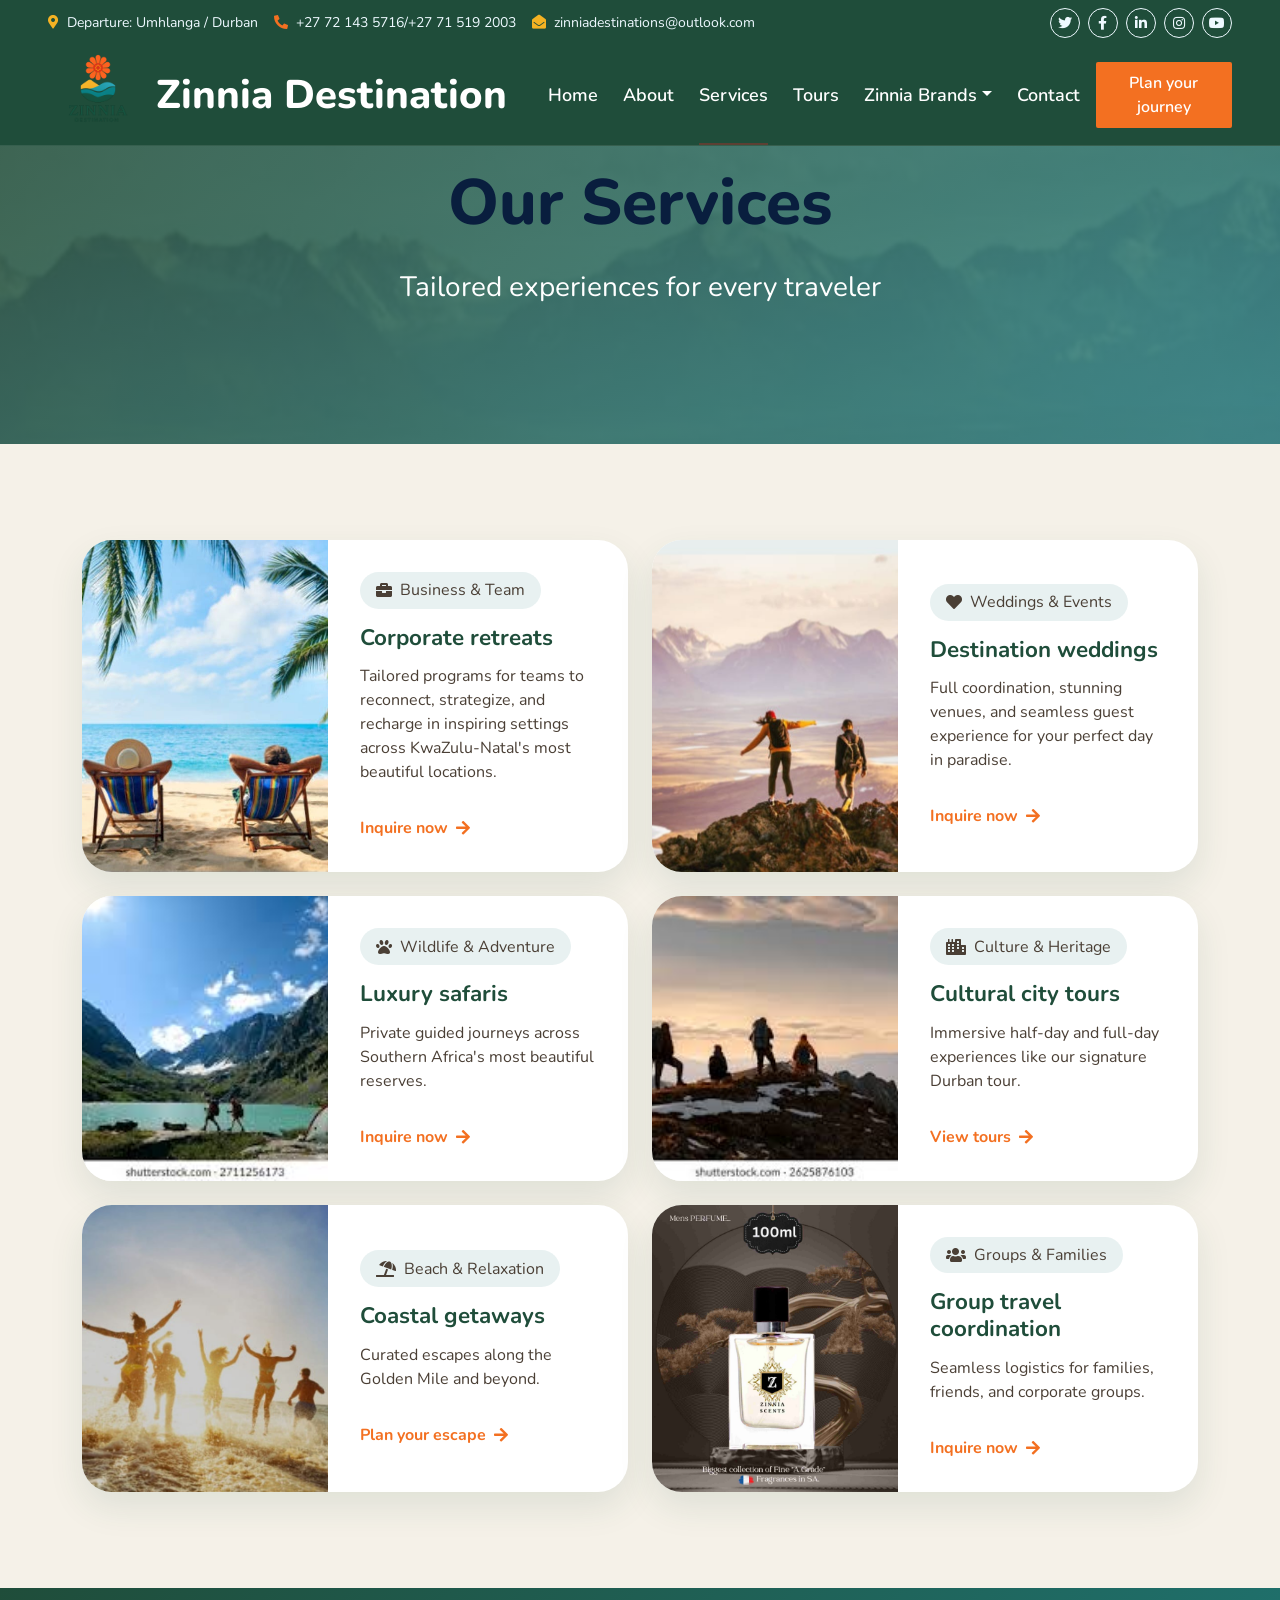
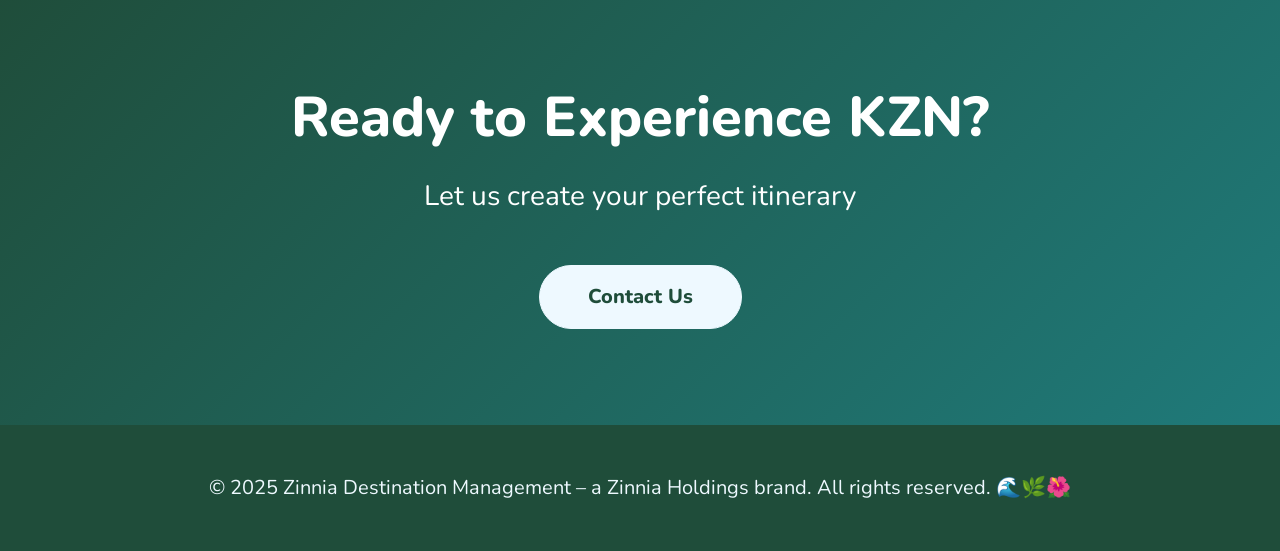
<file: services-destination.html>
<!DOCTYPE html>
<html lang="en">
<head>
    <meta charset="utf-8">
    <title>Services - Zinnia Destination</title>
    <meta content="width=device-width, initial-scale=1.0" name="viewport">
    <meta content="Zinnia Destination, services, travel services, KwaZulu-Natal tours" name="keywords">
    <meta content="Discover the range of travel services offered by Zinnia Destination Management - from corporate retreats to cultural tours." name="description">
    <link href="https://fonts.googleapis.com/css2?family=Nunito:wght@400;600;700;800&family=Rubik:wght@400;500;600;700&display=swap" rel="stylesheet">
    <link href="https://cdnjs.cloudflare.com/ajax/libs/font-awesome/5.10.0/css/all.min.css" rel="stylesheet">
    <link href="https://cdn.jsdelivr.net/npm/bootstrap-icons@1.4.1/font/bootstrap-icons.css" rel="stylesheet">
    <link href="lib/owlcarousel/assets/owl.carousel.min.css" rel="stylesheet">
    <link href="lib/animate/animate.min.css" rel="stylesheet">
    <link href="css/bootstrap.min.css" rel="stylesheet">
    <link href="css/style.css" rel="stylesheet">
    <style>
        :root { 
            --dest-forest: #1F4D3A;
            --dest-teal: #1F7A7A;
            --dest-sunset: #F37021;
            --dest-mustard: #F4B223;
            --dest-sand: #F5F1E8;
        }
        body {
            background-color: var(--dest-sand);
            font-family: 'Nunito', sans-serif;
            overflow-x: hidden;
        }
        .bg-forest { background: var(--dest-forest); }
        .bg-teal { background: var(--dest-teal); }
        .bg-sunset { background: var(--dest-sunset); }
        .text-forest { color: var(--dest-forest); }
        .text-teal { color: var(--dest-teal); }
        .btn-forest { background: var(--dest-forest); color: #fff; border: none; }
        .navbar-dest { background: var(--dest-forest) !important; }
        .navbar-logo { height: 100px; width: auto; }
        
        .services-hero {
            position: relative;
            padding: 120px 0;
            background-image: url('img/d45.jpeg');
            background-size: cover;
            background-position: center;
            background-attachment: fixed;
            position: relative;
            overflow: hidden;
        }
        .services-hero::before {
            content: '';
            position: absolute;
            top: 0;
            left: 0;
            width: 100%;
            height: 100%;
            background: linear-gradient(135deg, rgba(31,77,58,0.85), rgba(31,122,122,0.8));
            z-index: 1;
        }
        .services-hero .container {
            position: relative;
            z-index: 2;
        }
        .service-horizontal-card {
            display: flex;
            background: white;
            border-radius: 30px;
            overflow: hidden;
            box-shadow: 0 15px 35px rgba(31,77,58,0.1);
            transition: all 0.4s ease;
            height: 100%;
        }
        .service-horizontal-card:hover {
            transform: translateY(-8px);
            box-shadow: 0 30px 50px rgba(31,77,58,0.2);
        }
        .service-image-side {
            flex: 0 0 45%;
            overflow: hidden;
        }
        .service-image-side img {
            width: 100%;
            height: 100%;
            object-fit: cover;
            transition: transform 0.6s ease;
        }
        .service-horizontal-card:hover .service-image-side img {
            transform: scale(1.1);
        }
        .service-info-side {
            flex: 1;
            padding: 2rem;
            display: flex;
            flex-direction: column;
            justify-content: center;
        }
        .service-icon-badge {
            display: inline-flex;
            align-items: center;
            gap: 8px;
            background: rgba(31,122,122,0.1);
            padding: 0.4rem 1rem;
            border-radius: 50px;
            margin-bottom: 1rem;
            width: fit-content;
        }
        .service-info-side h4 {
            font-size: 1.4rem;
            font-weight: 800;
            color: var(--dest-forest);
            margin-bottom: 0.8rem;
        }
        .service-link {
            color: var(--dest-sunset);
            font-weight: 700;
            text-decoration: none;
            display: inline-flex;
            align-items: center;
            gap: 8px;
            margin-top: 1rem;
            transition: gap 0.3s ease;
        }
        .service-link:hover { gap: 12px; color: var(--dest-forest); }
        .footer-dest { background: var(--dest-forest); color: #ddd; }
        
        @media (max-width: 992px) {
            .service-horizontal-card { flex-direction: column; }
            .service-image-side { flex: 0 0 220px; }
            .service-image-side img { height: 220px; }
            .services-hero { padding: 80px 0; }
        }
        @media (max-width: 768px) {
            .services-hero h1 { font-size: 2.5rem; }
        }
    </style>
</head>
<body>
    <div id="spinner" class="show bg-white position-fixed translate-middle w-100 vh-100 top-50 start-50 d-flex align-items-center justify-content-center"><div class="spinner"></div></div>

    <!-- Topbar -->
    <div class="container-fluid bg-forest px-5 d-none d-lg-block">
        <div class="row gx-0">
            <div class="col-lg-8 text-center text-lg-start">
                <div class="d-inline-flex align-items-center" style="height:45px">
                    <small class="me-3 text-light"><i class="fa fa-map-marker-alt me-2" style="color:var(--dest-mustard);"></i>Departure: Umhlanga / Durban</small>
                    <small class="me-3 text-light"><i class="fa fa-phone-alt me-2" style="color:var(--dest-sunset);"></i>+27 72 143 5716/+27 71 519 2003</small>
                    <small class="text-light"><i class="fa fa-envelope-open me-2" style="color:var(--dest-mustard);"></i>zinniadestinations@outlook.com</small>
                </div>
            </div>
            <div class="col-lg-4 text-center text-lg-end">
                <div class="d-inline-flex align-items-center" style="height:45px">
                    <a class="btn btn-sm btn-outline-light btn-sm-square rounded-circle me-2" href="#"><i class="fab fa-twitter"></i></a>
                    <a class="btn btn-sm btn-outline-light btn-sm-square rounded-circle me-2" href="#"><i class="fab fa-facebook-f"></i></a>
                    <a class="btn btn-sm btn-outline-light btn-sm-square rounded-circle me-2" href="#"><i class="fab fa-linkedin-in"></i></a>
                    <a class="btn btn-sm btn-outline-light btn-sm-square rounded-circle me-2" href="#"><i class="fab fa-instagram"></i></a>
                    <a class="btn btn-sm btn-outline-light btn-sm-square rounded-circle" href="#"><i class="fab fa-youtube"></i></a>
                </div>
            </div>
        </div>
    </div>

    <!-- Navbar -->
    <div class="container-fluid position-relative p-0">
        <nav class="navbar navbar-expand-lg navbar-dark px-5 py-3 py-lg-0 navbar-dest">
            <a href="indexDestination.html" class="navbar-brand p-0 d-flex align-items-center">
                <img src="img/destination.png" alt="Zinnia Holdings Logo" class="navbar-logo me-2">
                <h1 class="m-0 text-white">Zinnia Destination</h1>
            </a>
            <button class="navbar-toggler" data-bs-toggle="collapse" data-bs-target="#navbarCollapse"><span class="fa fa-bars"></span></button>
            <div class="collapse navbar-collapse" id="navbarCollapse">
                <div class="navbar-nav ms-auto py-0">
                    <a href="indexDestination.html" class="nav-item nav-link">Home</a>
                    <a href="about-destination.html" class="nav-item nav-link">About</a>
                    <a href="services-destination.html" class="nav-item nav-link active">Services</a>
                    <a href="tours-destination.html" class="nav-item nav-link">Tours</a>
                    <div class="nav-item dropdown">
                        <a href="#" class="nav-link dropdown-toggle" data-bs-toggle="dropdown">Zinnia Brands</a>
                        <div class="dropdown-menu m-0">
                            <a href="index.html" class="dropdown-item">Holdings</a>
                            <a href="indexBranding.html" class="dropdown-item">Branding</a>
                            <a href="indexHealth.html" class="dropdown-item">Wellness</a>
                        </div>
                    </div>
                    <a href="contact-destination.html" class="nav-item nav-link">Contact</a>
                </div>
                <a href="contact-destination.html" class="btn btn-sunset py-2 px-4 ms-3" style="background:var(--dest-sunset); color:white;">Plan your journey</a>
            </div>
        </nav>

        <!-- Hero Section with Background Image -->
        <div class="services-hero text-white text-center">
            <div class="container">
                <h1 class="display-3 fw-bold mb-4">Our Services</h1>
                <p class="fs-3">Tailored experiences for every traveler</p>
            </div>
        </div>
    </div>

    <!-- Services content (same as before) -->
    <div class="container-fluid py-5" style="background: var(--dest-sand);">
        <div class="container py-5">
            <div class="row g-4">
                <!-- Service cards remain the same -->
                <div class="col-md-6">
                    <div class="service-horizontal-card">
                        <div class="service-image-side"><img src="img/d40.jpeg" alt="Corporate retreats"></div>
                        <div class="service-info-side">
                            <div class="service-icon-badge"><i class="fas fa-briefcase"></i><span>Business & Team</span></div>
                            <h4>Corporate retreats</h4>
                            <p>Tailored programs for teams to reconnect, strategize, and recharge in inspiring settings across KwaZulu-Natal's most beautiful locations.</p>
                            <a href="contact-destination.html" class="service-link">Inquire now <i class="fas fa-arrow-right"></i></a>
                        </div>
                    </div>
                </div>
                <div class="col-md-6">
                    <div class="service-horizontal-card">
                        <div class="service-image-side"><img src="img/d45.jpeg" alt="Destination weddings"></div>
                        <div class="service-info-side">
                            <div class="service-icon-badge"><i class="fas fa-heart"></i><span>Weddings & Events</span></div>
                            <h4>Destination weddings</h4>
                            <p>Full coordination, stunning venues, and seamless guest experience for your perfect day in paradise.</p>
                            <a href="contact-destination.html" class="service-link">Inquire now <i class="fas fa-arrow-right"></i></a>
                        </div>
                    </div>
                </div>
                <div class="col-md-6">
                    <div class="service-horizontal-card">
                        <div class="service-image-side"><img src="img/img1.jfif" alt="Luxury safaris"></div>
                        <div class="service-info-side">
                            <div class="service-icon-badge"><i class="fas fa-paw"></i><span>Wildlife & Adventure</span></div>
                            <h4>Luxury safaris</h4>
                            <p>Private guided journeys across Southern Africa's most beautiful reserves.</p>
                            <a href="contact-destination.html" class="service-link">Inquire now <i class="fas fa-arrow-right"></i></a>
                        </div>
                    </div>
                </div>
                <div class="col-md-6">
                    <div class="service-horizontal-card">
                        <div class="service-image-side"><img src="img/download.jfif" alt="Cultural city tours"></div>
                        <div class="service-info-side">
                            <div class="service-icon-badge"><i class="fas fa-city"></i><span>Culture & Heritage</span></div>
                            <h4>Cultural city tours</h4>
                            <p>Immersive half-day and full-day experiences like our signature Durban tour.</p>
                            <a href="tours-destination.html" class="service-link">View tours <i class="fas fa-arrow-right"></i></a>
                        </div>
                    </div>
                </div>
                <div class="col-md-6">
                    <div class="service-horizontal-card">
                        <div class="service-image-side"><img src="img/d32.jpeg" alt="Coastal getaways"></div>
                        <div class="service-info-side">
                            <div class="service-icon-badge"><i class="fas fa-umbrella-beach"></i><span>Beach & Relaxation</span></div>
                            <h4>Coastal getaways</h4>
                            <p>Curated escapes along the Golden Mile and beyond.</p>
                            <a href="contact-destination.html" class="service-link">Plan your escape <i class="fas fa-arrow-right"></i></a>
                        </div>
                    </div>
                </div>
                <div class="col-md-6">
                    <div class="service-horizontal-card">
                        <div class="service-image-side"><img src="img/p21.jpeg" alt="Group travel coordination"></div>
                        <div class="service-info-side">
                            <div class="service-icon-badge"><i class="fas fa-users"></i><span>Groups & Families</span></div>
                            <h4>Group travel coordination</h4>
                            <p>Seamless logistics for families, friends, and corporate groups.</p>
                            <a href="contact-destination.html" class="service-link">Inquire now <i class="fas fa-arrow-right"></i></a>
                        </div>
                    </div>
                </div>
            </div>
        </div>
    </div>

    <!-- Call to Action -->
    <div class="container-fluid py-5" style="background: linear-gradient(135deg, var(--dest-forest), var(--dest-teal));">
        <div class="container text-center py-5">
            <h2 class="display-4 text-white fw-bold mb-4">Ready to Experience KZN?</h2>
            <p class="fs-3 text-white mb-5">Let us create your perfect itinerary</p>
            <a href="contact-destination.html" class="btn btn-light btn-lg px-5 py-3 rounded-pill fw-bold" style="color: var(--dest-forest);">Contact Us</a>
        </div>
    </div>

    <!-- Footer -->
    <div class="container-fluid footer-dest text-light py-5">
        <div class="container text-center">
            <p class="mb-0 fs-5">© 2025 Zinnia Destination Management – a Zinnia Holdings brand. All rights reserved. 🌊🌿🌺</p>
        </div>
    </div>

    <a href="#" class="btn btn-lg btn-sunset btn-lg-square rounded-circle back-to-top" style="background:var(--dest-sunset); color:white;"><i class="bi bi-arrow-up"></i></a>

    <script src="https://code.jquery.com/jquery-3.4.1.min.js"></script>
    <script src="https://cdn.jsdelivr.net/npm/bootstrap@5.0.0/dist/js/bootstrap.bundle.min.js"></script>
    <script src="lib/wow/wow.min.js"></script>
    <script src="js/main.js"></script>
</body>
</html>
</file>
<file: css/style.css>
/********** Template CSS **********/
:root {
    --primary: #5C4033;      /* Main dark brown */
    --secondary: #987B5B;    /* Muted bronze */
    --light: #F8F5F0;        /* Soft cream */
    --dark: #3E2C24;         /* Deep brown */
}


/*** Spinner ***/
.spinner {
    width: 40px;
    height: 40px;
    background: var(--primary);
    margin: 100px auto;
    -webkit-animation: sk-rotateplane 1.2s infinite ease-in-out;
    animation: sk-rotateplane 1.2s infinite ease-in-out;
}

@-webkit-keyframes sk-rotateplane {
    0% {
        -webkit-transform: perspective(120px)
    }
    50% {
        -webkit-transform: perspective(120px) rotateY(180deg)
    }
    100% {
        -webkit-transform: perspective(120px) rotateY(180deg) rotateX(180deg)
    }
}

@keyframes sk-rotateplane {
    0% {
        transform: perspective(120px) rotateX(0deg) rotateY(0deg);
        -webkit-transform: perspective(120px) rotateX(0deg) rotateY(0deg)
    }
    50% {
        transform: perspective(120px) rotateX(-180.1deg) rotateY(0deg);
        -webkit-transform: perspective(120px) rotateX(-180.1deg) rotateY(0deg)
    }
    100% {
        transform: perspective(120px) rotateX(-180deg) rotateY(-179.9deg);
        -webkit-transform: perspective(120px) rotateX(-180deg) rotateY(-179.9deg);
    }
}

#spinner {
    opacity: 0;
    visibility: hidden;
    transition: opacity .5s ease-out, visibility 0s linear .5s;
    z-index: 99999;
}

#spinner.show {
    transition: opacity .5s ease-out, visibility 0s linear 0s;
    visibility: visible;
    opacity: 1;
}


/*** Heading ***/
h1,
h2,
.fw-bold {
    font-weight: 800 !important;
}

h3,
h4,
.fw-semi-bold {
    font-weight: 700 !important;
}

h5,
h6,
.fw-medium {
    font-weight: 600 !important;
}


/*** Button ***/
.btn {
    font-family: 'Nunito', sans-serif;
    font-weight: 600;
    transition: .5s;
}

.btn-primary,
.btn-secondary {
    color: #FFFFFF;
    box-shadow: inset 0 0 0 50px transparent;
}

.btn-primary:hover {
    box-shadow: inset 0 0 0 0 var(--primary);
}

.btn-secondary:hover {
    box-shadow: inset 0 0 0 0 var(--secondary);
}

.btn-square {
    width: 36px;
    height: 36px;
}

.btn-sm-square {
    width: 30px;
    height: 30px;
}

.btn-lg-square {
    width: 48px;
    height: 48px;
}

.btn-square,
.btn-sm-square,
.btn-lg-square {
    padding-left: 0;
    padding-right: 0;
    text-align: center;
}


/*** Navbar ***/
.navbar-dark .navbar-nav .nav-link {
    font-family: 'Nunito', sans-serif;
    position: relative;
    margin-left: 25px;
    padding: 35px 0;
    color: #FFFFFF;
    font-size: 18px;
    font-weight: 600;
    outline: none;
    transition: .5s;
}

.sticky-top.navbar-dark .navbar-nav .nav-link {
    padding: 20px 0;
    color: var(--dark);
}

.navbar-dark .navbar-nav .nav-link:hover,
.navbar-dark .navbar-nav .nav-link.active {
    color: var(--primary);
}

.navbar-dark .navbar-brand h1 {
    color: #FFFFFF;
}

.navbar-dark .navbar-toggler {
    color: var(--primary) !important;
    border-color: var(--primary) !important;
}

@media (max-width: 991.98px) {
    .sticky-top.navbar-dark {
        position: relative;
        background: #FFFFFF;
    }

    .navbar-dark .navbar-nav .nav-link,
    .navbar-dark .navbar-nav .nav-link.show,
    .sticky-top.navbar-dark .navbar-nav .nav-link {
        padding: 10px 0;
        color: var(--dark);
    }

    .navbar-dark .navbar-brand h1 {
        color: var(--primary);
    }
}

@media (min-width: 992px) {
    .navbar-dark {
        position: absolute;
        width: 100%;
        top: 0;
        left: 0;
        border-bottom: 1px solid rgba(256, 256, 256, .1);
        z-index: 999;
    }
    
    .sticky-top.navbar-dark {
        position: fixed;
        background: #FFFFFF;
    }

    .navbar-dark .navbar-nav .nav-link::before {
        position: absolute;
        content: "";
        width: 0;
        height: 2px;
        bottom: -1px;
        left: 50%;
        background: var(--primary);
        transition: .5s;
    }

    .navbar-dark .navbar-nav .nav-link:hover::before,
    .navbar-dark .navbar-nav .nav-link.active::before {
        width: 100%;
        left: 0;
    }

    .navbar-dark .navbar-nav .nav-link.nav-contact::before {
        display: none;
    }

    .sticky-top.navbar-dark .navbar-brand h1 {
        color: var(--primary);
    }
}


/*** Carousel ***/
.carousel-caption {
    top: 0;
    left: 0;
    right: 0;
    bottom: 0;
    background: rgba(9, 30, 62, .7);
    z-index: 1;
}

@media (max-width: 576px) {
    .carousel-caption h5 {
        font-size: 14px;
        font-weight: 500 !important;
    }

    .carousel-caption h1 {
        font-size: 30px;
        font-weight: 600 !important;
    }
}

.carousel-control-prev,
.carousel-control-next {
    width: 10%;
}

.carousel-control-prev-icon,
.carousel-control-next-icon {
    width: 3rem;
    height: 3rem;
}


/*** Section Title ***/
.section-title::before {
    position: absolute;
    content: "";
    width: 150px;
    height: 5px;
    left: 0;
    bottom: 0;
    background: var(--primary);
    border-radius: 2px;
}

.section-title.text-center::before {
    left: 50%;
    margin-left: -75px;
}

.section-title.section-title-sm::before {
    width: 90px;
    height: 3px;
}

.section-title::after {
    position: absolute;
    content: "";
    width: 6px;
    height: 5px;
    bottom: 0px;
    background: #FFFFFF;
    -webkit-animation: section-title-run 5s infinite linear;
    animation: section-title-run 5s infinite linear;
}

.section-title.section-title-sm::after {
    width: 4px;
    height: 3px;
}

.section-title.text-center::after {
    -webkit-animation: section-title-run-center 5s infinite linear;
    animation: section-title-run-center 5s infinite linear;
}

.section-title.section-title-sm::after {
    -webkit-animation: section-title-run-sm 5s infinite linear;
    animation: section-title-run-sm 5s infinite linear;
}

@-webkit-keyframes section-title-run {
    0% {left: 0; } 50% { left : 145px; } 100% { left: 0; }
}

@-webkit-keyframes section-title-run-center {
    0% { left: 50%; margin-left: -75px; } 50% { left : 50%; margin-left: 45px; } 100% { left: 50%; margin-left: -75px; }
}

@-webkit-keyframes section-title-run-sm {
    0% {left: 0; } 50% { left : 85px; } 100% { left: 0; }
}


/*** Service ***/
.service-item {
    position: relative;
    height: 300px;
    padding: 0 30px;
    transition: .5s;
}

.service-item .service-icon {
    margin-bottom: 30px;
    width: 60px;
    height: 60px;
    display: flex;
    align-items: center;
    justify-content: center;
    background: var(--primary);
    border-radius: 2px;
    transform: rotate(-45deg);
}

.service-item .service-icon i {
    transform: rotate(45deg);
}

.service-item a.btn {
    position: absolute;
    width: 60px;
    bottom: -48px;
    left: 50%;
    margin-left: -30px;
    opacity: 0;
}

.service-item:hover a.btn {
    bottom: -24px;
    opacity: 1;
}


/*** Testimonial ***/
.testimonial-carousel .owl-dots {
    margin-top: 15px;
    display: flex;
    align-items: flex-end;
    justify-content: center;
}

.testimonial-carousel .owl-dot {
    position: relative;
    display: inline-block;
    margin: 0 5px;
    width: 15px;
    height: 15px;
    background: #DDDDDD;
    border-radius: 2px;
    transition: .5s;
}

.testimonial-carousel .owl-dot.active {
    width: 30px;
    background: var(--primary);
}

.testimonial-carousel .owl-item.center {
    position: relative;
    z-index: 1;
}

.testimonial-carousel .owl-item .testimonial-item {
    transition: .5s;
}

.testimonial-carousel .owl-item.center .testimonial-item {
    background: #FFFFFF !important;
    box-shadow: 0 0 30px #DDDDDD;
}


/*** Team ***/
.team-item {
    transition: .5s;
}

.team-social {
    position: absolute;
    width: 100%;
    height: 100%;
    top: 0;
    left: 0;
    display: flex;
    align-items: center;
    justify-content: center;
    transition: .5s;
}

.team-social a.btn {
    position: relative;
    margin: 0 3px;
    margin-top: 100px;
    opacity: 0;
}

.team-item:hover {
    box-shadow: 0 0 30px #DDDDDD;
}

.team-item:hover .team-social {
    background: rgba(9, 30, 62, .7);
}

.team-item:hover .team-social a.btn:first-child {
    opacity: 1;
    margin-top: 0;
    transition: .3s 0s;
}

.team-item:hover .team-social a.btn:nth-child(2) {
    opacity: 1;
    margin-top: 0;
    transition: .3s .05s;
}

.team-item:hover .team-social a.btn:nth-child(3) {
    opacity: 1;
    margin-top: 0;
    transition: .3s .1s;
}

.team-item:hover .team-social a.btn:nth-child(4) {
    opacity: 1;
    margin-top: 0;
    transition: .3s .15s;
}

.team-item .team-img img {
    transition: .5s;
}

.team-item:hover .team-img img {
    transform: scale(1.15);
}


/*** Miscellaneous ***/
@media (min-width: 991.98px) {
    .facts {
        position: relative;
        margin-top: -75px;
        z-index: 1;
    }
}

.back-to-top {
    position: fixed;
    display: none;
    right: 45px;
    bottom: 45px;
    z-index: 99;
}

.bg-header {
    background: linear-gradient(rgba(9, 30, 62, .7), rgba(9, 30, 62, .7)), url(../img/tor1.jpg) center center no-repeat;
    background-size: cover;
}

.link-animated a {
    transition: .5s;
}

.link-animated a:hover {
    padding-left: 10px;
}

@media (min-width: 767.98px) {
    .footer-about {
        margin-bottom: -75px;
    }
}
 

    .brand-card-wrapper {
        transition: all 0.3s ease;
        padding: 1.5rem 1rem 1.5rem 1rem;
        border-radius: 16px;
    background: #ffffff;
        box-shadow: 0 5px 20px rgba(0,0,0,0.03);
        border: 1px solid rgba(0,0,0,0.03);
        margin-bottom: 0.5rem;
    }
    .brand-card-wrapper:hover {
        transform: translateY(-8px);
        box-shadow: 0 20px 30px rgba(0,0,0,0.08);
        border-color: #e9ecef;
        background: #fcfdff;
    }
    .brand-visit-btn {
        opacity: 0.9;
        transition: all 0.2s;
        font-weight: 500;
        border-width: 2px;
    }
    .brand-card-wrapper:hover .brand-visit-btn {
        opacity: 1;
        background-color: #0d6efd;
        color: #fff;
        border-color: #0d6efd;
    }
    /* keep the icon row consistent */
    .brand-card-wrapper .bg-primary {
        transition: transform 0.2s;
    }
    .brand-card-wrapper:hover .bg-primary {
        transform: scale(1.05);
    }
    
    .itinerary-card {
        background: white;
        border-radius: 30px;
        padding: 2rem;
        box-shadow: 0 15px 30px rgba(var(--dest-forest-rgb), 0.1);
        border-left: 6px solid var(--dest-sunset);
        min-height: 220px;
        display: flex;
        align-items: center;
    }
    .carousel-item {
        transition: transform 0.8s ease-in-out;
    }
    .carousel-indicators [data-bs-target] {
        background-color: var(--dest-forest);
        width: 12px;
        height: 12px;
        border-radius: 50%;
        margin: 0 6px;
    }
    .carousel-indicators .active {
        background-color: var(--dest-sunset);
    }
    .itinerary-icon {
        font-size: 2.2rem;
        min-width: 60px;
        text-align: center;
    }
/* ============================= */
/* ZINNIA HOLDINGS BRAND COLORS  */
/* ============================= */

:root {
    --zinnia-gold: #D4AF37;
    --zinnia-beige: #E6D5B8;
    --zinnia-dark: #4A3F35;
    --zinnia-white: #FFFFFF;
}

/* Body Background */
body {
    background-color: var(--zinnia-white);
    color: var(--zinnia-dark);
}

/* Topbar */
.container-fluid.bg-dark {
    background-color: var(--zinnia-dark) !important;
}

/* Navbar */
.navbar {
    background-color: var(--zinnia-dark) !important;
}

.navbar .nav-link,
.navbar-brand h1 {
    color: var(--zinnia-white) !important;
}

.navbar .nav-link:hover {
    color: var(--zinnia-gold) !important;
}

/* Primary Buttons */
.btn-primary {
    background-color: var(--zinnia-gold) !important;
    border-color: var(--zinnia-gold) !important;
    color: var(--zinnia-dark) !important;
}

.btn-primary:hover {
    background-color: var(--zinnia-dark) !important;
    border-color: var(--zinnia-dark) !important;
    color: var(--zinnia-white) !important;
}

/* Section Titles */
.text-primary {
    color: var(--zinnia-gold) !important;
}

/* Header Banner */
.bg-primary {
    background-color: var(--zinnia-gold) !important;
}

.bg-header {
    background-color: var(--zinnia-dark) !important;
}

/* About Section */
#intro {
    background-color: var(--zinnia-beige);
}

/* Team Section */
.team-item {
    background-color: var(--zinnia-white) !important;
}

.team-item h4 {
    color: var(--zinnia-dark);
}

/* Footer */
.container-fluid.bg-dark.text-light {
    background-color: var(--zinnia-dark) !important;
}

.footer-about.bg-primary {
    background-color: var(--zinnia-gold) !important;
    color: var(--zinnia-dark);
}

/* Links */
a {
    color: var(--zinnia-gold);
}

a:hover {
    color: var(--zinnia-dark);
}

/* Back To Top Button */
.back-to-top {
    background-color: var(--zinnia-gold) !important;
    color: var(--zinnia-dark) !important;
}

/* Carousel container – increase height */
.multi-card-carousel {
    padding: 50px 0;      /* extra top & bottom space */
    min-height: 450px;    /* make carousel section taller */
}

/* Work cards */
.work-card {
    flex: 0 0 auto;
    width: 22%;           /* 4 cards per row with gap */
    height: 360px;        /* taller cards for spacious layout */
    background: #fff;
    border-radius: 10px;
    overflow: hidden;
    box-shadow: 0 10px 25px rgba(0,0,0,0.08);
    transition: transform 0.3s, box-shadow 0.3s;
    display: flex;
    flex-direction: column; /* stack image + footer */
}

.work-card:hover {
    transform: translateY(-10px);
    box-shadow: 0 15px 35px rgba(0,0,0,0.15);
}

/* Images inside cards */
.work-card img {
    width: 100%;
    height: 260px;       /* taller image */
    object-fit: cover;
    border-bottom: 1px solid #eee;
}

/* Footer of cards */
.work-card-footer {
    padding: 0.7rem 1rem;
    text-align: center;
    background: #f9f9f9;
    font-weight: 500;
    color: #555;
    display: flex;
    justify-content: center;
    align-items: center;
    gap: 8px;
    flex-shrink: 0;
}

/* Ensure all cards in slide same height */
.multi-card-carousel .carousel-item .work-card {
    height: 100%;
}

/* Responsive adjustments */
@media (max-width: 991px) {
    .work-card {
        width: 48%;
        height: 320px;
    }
    .work-card img {
        height: 220px;
    }
}

@media (max-width: 576px) {
    .multi-card-carousel {
        min-height: auto;
        padding: 30px 0;
    }
    .work-card {
        width: 90%;
        height: auto;
        margin: 0 auto 20px;
    }
    .work-card img {
        height: 180px;
    }
}
/* Brand logo cards */

.brand-card-wrapper{
    background:#fff;
    padding:35px 25px;
    border-radius:12px;
    box-shadow:0 8px 25px rgba(0,0,0,0.05);
    transition:all .35s ease;
    text-align:center;
}

.brand-card-wrapper:hover{
    transform:translateY(-8px);
    box-shadow:0 18px 40px rgba(0,0,0,0.08);
}

.brand-logo{
    max-width:160px;
    margin-bottom:18px;
    transition:all .3s ease;
}

.brand-card-wrapper:hover .brand-logo{
    transform:scale(1.05);
}

.brand-card-wrapper h4{
    margin-bottom:10px;
}

.brand-card-wrapper p{
    font-size:14px;
    color:#666;
}
</file>
